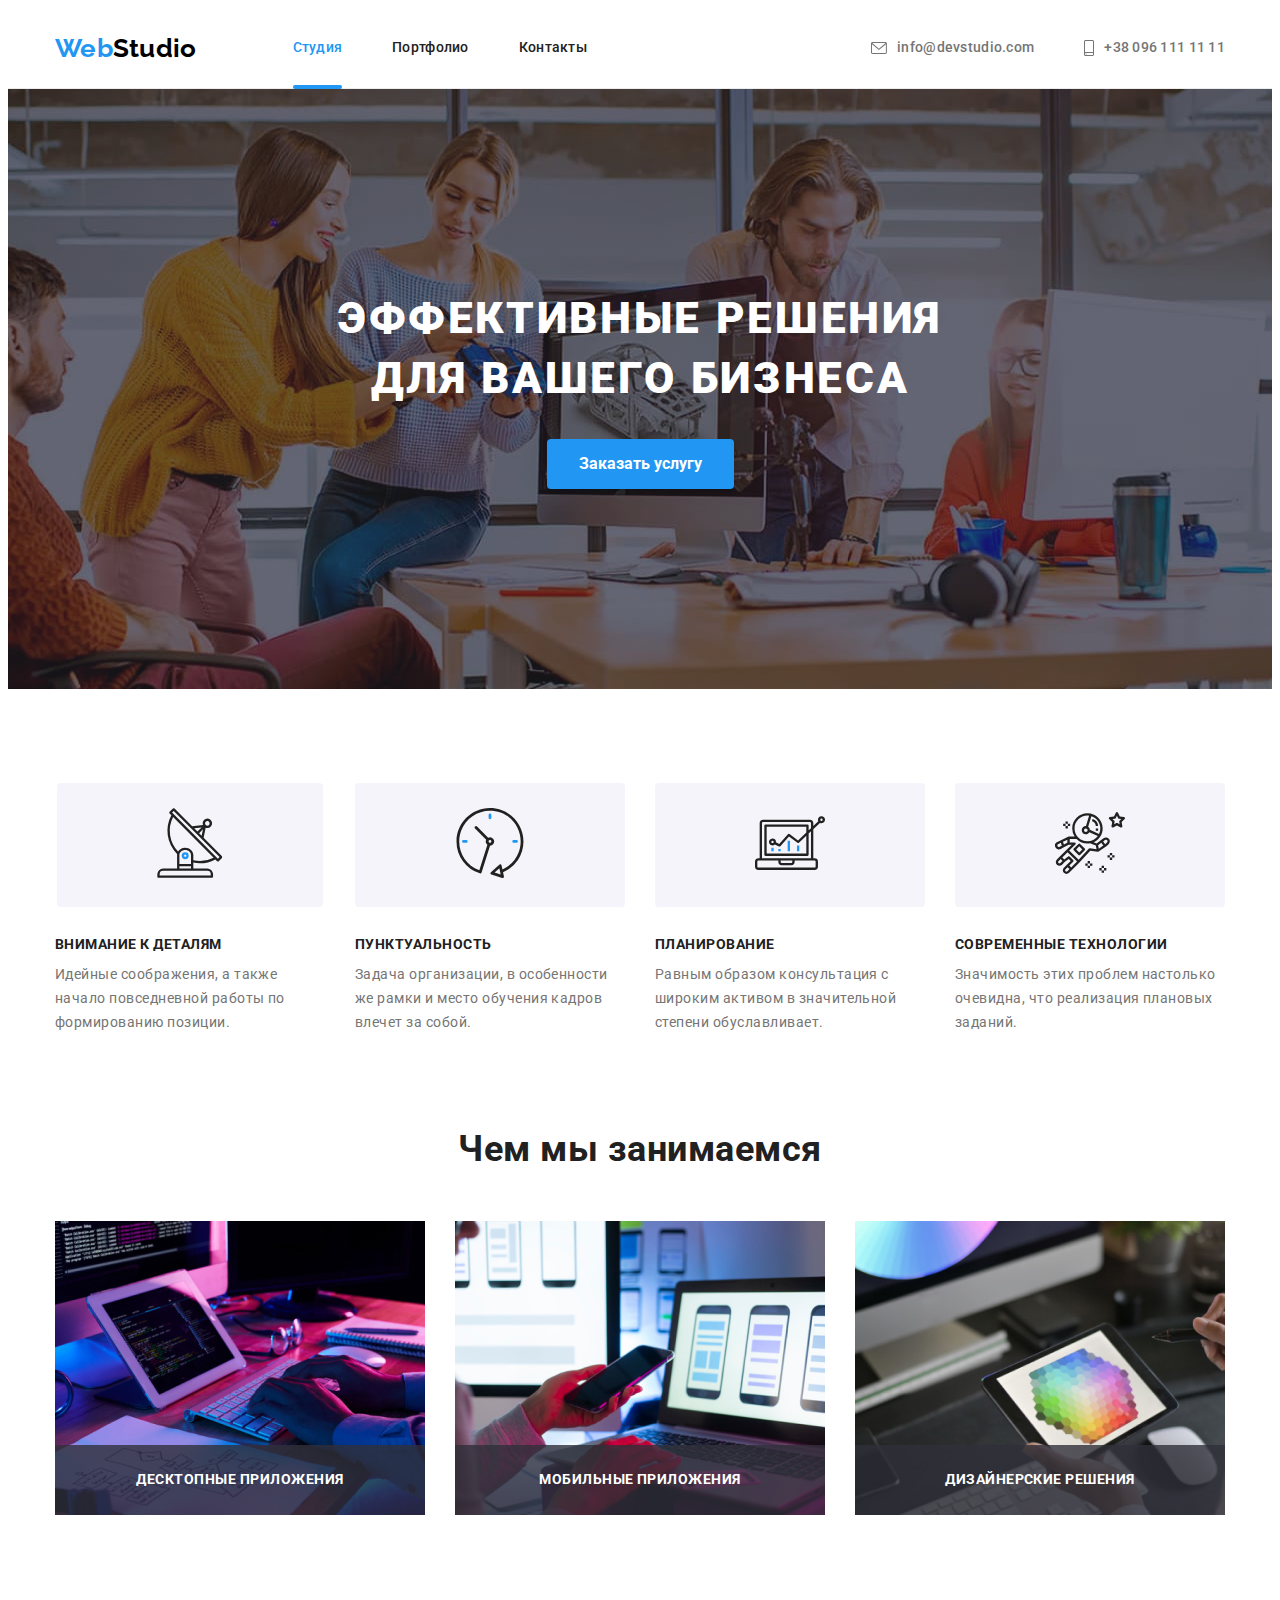
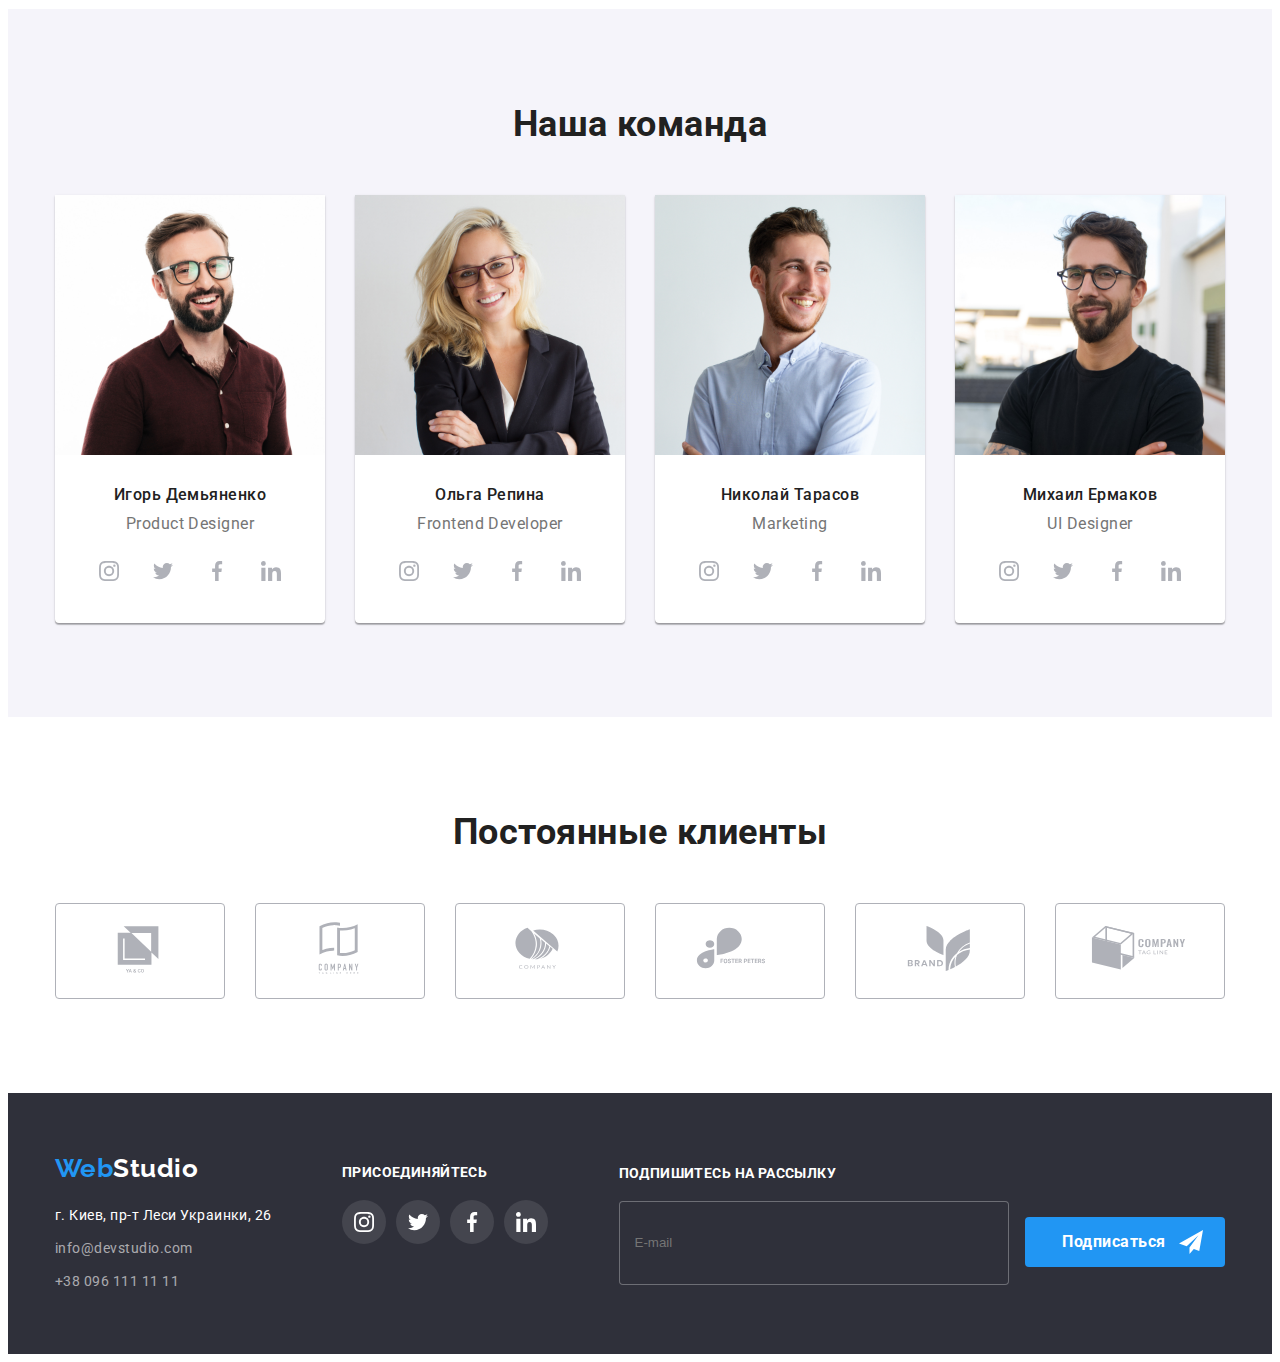
<file: index.html>
<!DOCTYPE html>
<html lang="ru">
<head>
    <meta charset="UTF-8">
    <meta http-equiv="X-UA-Compatible" content="IE=edge">
    <meta name="viewport" content="width=device-width, initial-scale=1.0">
    <link rel="preconnect" href="https://fonts.googleapis.com">
    <link rel="preconnect" href="https://fonts.gstatic.com" crossorigin>
    <link
        href="https://fonts.googleapis.com/css2?family=Raleway:wght@700&family=Roboto:wght@400;500;700;900&display=swap"
        rel="stylesheet">
    <link rel="stylesheet" href="https://cdnjs.cloudflare.com/ajax/libs/modern-normalize/1.1.0/modern-normalize.min.css"
        integrity="sha512-wpPYUAdjBVSE4KJnH1VR1HeZfpl1ub8YT/NKx4PuQ5NmX2tKuGu6U/JRp5y+Y8XG2tV+wKQpNHVUX03MfMFn9Q=="
        crossorigin="anonymous" referrerpolicy="no-referrer" />
    <!--<link rel="stylesheet" href="./styles.css/styles.css">-->
    <link rel="stylesheet" href="./css/main.min.css">
    <title>Главная</title>
</head>

<!--ВЕРХНЯЯ ЛИНИЯ-->
<body class="body">
<header class="header">
    <div class="container">
        <nav class="nav">
            <a class="logo logo--header" href="./index.html">
                <span class="logo__top-left">Web</span>
                <span class="logo__top-right">Studio</span>
            </a>
            <ul class="list-navi list">
                <li class="list-navi__item">
                    <a class="list-navi__data link list-navi__data--current" href="./index.html">Студия</a>
                </li>
                <li class="list-navi__item">
                    <a class="list-navi__data link" href="./portfolio.html">Портфолио</a>
                </li>
                <li class="list-navi__item">
                    <a class="list-navi__data link" href="#">Контакты</a>
                </li>
            </ul>
        </nav>
        <ul class="list contacts__list">
            <li class="contacts__item">
                <a class="contacts__link" href="mailto:info@devstudio.com">
                    <svg class="contacts__icon" width="16px" height="12px">
                    <use href="./image/icons.svg#icon-envelope"></use>
                </svg>
                    info@devstudio.com
                </a>
            </li>
            <li class="contacts__item">
                <a class="contacts__link" href="tel:+380961111111"> 
                    <svg class="contacts__icon" width="10px" height="16px">
                        <use href="./image/icons.svg#icon-smartphone"></use>
                    </svg>+38 096 111 11 11</a>
            </li>
        </ul>
    </div>
</header>
<!--ОСНОВНОЙ БЛОК-->
    <main class="main">
        <!--БЛОК-ГЕРОЙ-->
            <section class="section hero">
                <div class="container">
                    <h1 class="hero__title">Эффективные решения <br /> для вашего бизнеса</h1>
                    <button class="hero-btn" type="button" data-modal-open>Заказать услугу</button>
                </div>
            </section>
        <!--БЛОК С ТЕКСТОМ-->
            <section class="section">
                <div class="container features">
                    <h2 class="visually-hidden">Наши сильные стороны</h2>
                    <ul class="list features__list">
                        <li class="features__item">
                            <div class="features__icon">
                                <svg class="features__image" width="65.32px" height="70px">
                                    <use href="./image/icons.svg#icon-satellite">
                                    </use>
                                </svg>
                            </div>
                            <h3 class="features__subtitle">Внимание к деталям</h3>
                            <p class="features__text">Идейные соображения, а также начало повседневной работы по формированию позиции.</p>
                        </li>
                        <li class="features__item">
                            <div class="features__icon">
                                <svg class="features__image" width="70px" height="70px">
                                    <use href="./image/icons.svg#icon-clock">
                                    </use>
                                </svg>
                            </div>
                            <h3 class="features__subtitle">Пунктуальность</h3>
                             <p class="features__text">Задача организации, в особенности же рамки и место обучения кадров влечет за собой.</p>
                        </li>
                        <li class="features__item">
                            <div class="features__icon">
                                <svg class="features__image" width="70px" height="70px">
                                    <use href="./image/icons.svg#icon-diagram">
                                    </use>
                                </svg>
                            </div>
                            <h3 class="features__subtitle">Планирование</h3>
                            <p class="features__text">Равным образом консультация с широким активом в значительной степени обуславливает.</p>
                        </li>
                        <li class="features__item">
                            <div class="features__icon">
                                <svg class="features__image" width="70px" height="70px">
                                    <use href="./image/icons.svg#icon-astronaut">
                                    </use>
                                </svg>
                            </div>
                            <h3 class="features__subtitle">Современные технологии</h3>
                            <p class="features__text">Значимость этих проблем настолько очевидна, что реализация плановых заданий.</p>
                        </li>
                    </ul>
                </div>
            </section>
            <!--Блок Чем мы занимаемся + Картинки-->
            <section class="companygoals section">
                <div class="container pictures">
                    <h2 class="title">Чем мы занимаемся</h2>
                        <ul class="pictures__list list">
                            <li class="pictures__boxes">
                                <img class="pictures__image img" src="./image/box1.jpeg" alt="box1" width="370" height="294">
                                 <h3 class="pictures__names">
                                    Десктопные приложения
                                 </h3>
                            </li>
                            <li class="pictures__boxes">
                                <img  class=" pictures__image img" src="./image/box2.jpeg" alt="box2" width="370" height="294">
                                <h3 class="pictures__names">
                                    Мобильные приложения
                                </h3>
                            </li>
                            <li class="pictures__boxes">
                                <img class="ictures-list__image img" src="./image/box3.jpeg" alt="box3" width="370" height="294">
                                <h3 class="pictures__names">
                                    Дизайнерские решения
                                </h3>
                            </li>
                        </ul>
                </div>
            </section>
            <!--Наша команда-->
            <section class="section our-team">
                <div class="container">
                    <h2 class="title">Наша команда</h2>
                    <ul class="team list">
                        <li class="team__member">
                            <img src="./image/block2img1.jpeg" alt="block2img1" width="270" height="260">
                            <div class="team__info">
                                <h3 class="team__name ">Игорь Демьяненко</h3>
                                <p class="team__proffesion" lang="en">Product Designer</p>
                                <ul class="socials">
                                    <li class="socials__logos">
                                        <a class="socials__link" href="">
                                            <svg class="socials__icon" width="20px" height="20px">
                                                <use href="./image/icons.svg#icon-instagram">
                                                </use>
                                            </svg>
                                        </a>
                                    </li>
                                    <li class="socials__logos">
                                        <a class="socials__link" href="">
                                            <svg class="socials__icon" width="20px" height="20px">
                                                <use href="./image/icons.svg#icon-twitter">
                                                </use>
                                            </svg>
                                        </a>
                                    </li>
                                    <li class="socials__logos">
                                        <a class="socials__link" href="">
                                            <svg class="socials__icon" width="20px" height="20px">
                                                <use href="./image/icons.svg#icon-facebook">
                                                </use>
                                            </svg>
                                        </a>
                                    </li>
                                    <li class="socials__logos">
                                        <a class="socials__link" href="">
                                            <svg class="socials__icon" width="20px" height="20px">
                                                <use href="./image/icons.svg#icon-linkedin">
                                                </use>
                                            </svg>
                                        </a>
                                    </li>
                                </ul>
                            </div>
                        </li>
                        <li class="team__member">
                            <img src="./image/block2img2.jpeg" alt="block2img2" width="270" height="260">
                            <div class="team__info">
                                <h3 class="team__name ">Ольга Репина</h3>
                                <p class="team__proffesion" lang="en">Frontend Developer</p>
                                <ul class="socials">
                                    <li class="socials__logos">
                                        <a class="socials__link" href="">
                                            <svg class="socials__icon" width="20px" height="20px">
                                                <use href="./image/icons.svg#icon-instagram">
                                                </use>
                                            </svg>
                                        </a>
                                    </li>
                                    <li class="socials__logos">
                                        <a class="socials__link" href="">
                                            <svg class="socials__icon" width="20px" height="20px">
                                                <use href="./image/icons.svg#icon-twitter">
                                                </use>
                                            </svg>
                                        </a>
                                    </li>
                                    <li class="socials__logos">
                                        <a class="socials__link" href="">
                                            <svg class="socials__icon" width="20px" height="20px">
                                                <use href="./image/icons.svg#icon-facebook">
                                                </use>
                                            </svg>
                                        </a>
                                    </li>
                                    <li class="socials__logos">
                                        <a class="socials__link" href="">
                                            <svg class="socials__icon" width="20px" height="20px">
                                                <use href="./image/icons.svg#icon-linkedin">
                                                </use>
                                            </svg>
                                        </a>
                                    </li>
                                </ul>
                            </div>
                        </li>
                        <li class="team__member">
                            <img src="./image/block2img3.jpeg" alt="block2img3" width="270" height="260">
                            <div class="team__info">
                                <h3 class="team__name">Николай Тарасов</h3>
                                <p class="team__proffesion" lang="en">Marketing</p>
                                <ul class="socials">
                                    <li class="socials__logos">
                                        <a class="socials__link" href="">
                                            <svg class="socials__icon" width="20px" height="20px">
                                                <use href="./image/icons.svg#icon-instagram">
                                                </use>
                                            </svg>
                                        </a>
                                    </li>
                                    <li class="socials__logos">
                                        <a class="socials__link" href="">
                                            <svg class="socials__icon" width="20px" height="20px">
                                                <use href="./image/icons.svg#icon-twitter">
                                                </use>
                                            </svg>
                                        </a>
                                    </li>
                                    <li class="socials__logos">
                                        <a class="socials__link" href="">
                                            <svg class="socials__icon" width="20px" height="20px">
                                                <use href="./image/icons.svg#icon-facebook">
                                                </use>
                                            </svg>
                                        </a>
                                    </li>
                                    <li class="socials__logos">
                                        <a class="socials__link" href="">
                                            <svg class="socials__icon" width="20px" height="20px">
                                                <use href="./image/icons.svg#icon-linkedin">
                                                </use>
                                            </svg>
                                        </a>
                                    </li>
                                </ul>
                            </div>
                        </li>
                        <li class="team__member">
                            <img src="./image/block2img4.jpeg" alt="block2img4" width="270" height="260">
                            <div class="team__info">
                                <h3 class="team__name ">Михаил Ермаков</h3>
                                <p class="team__proffesion" lang="en">UI Designer</p>
                                <ul class="socials">
                                    <li class="socials__logos">
                                        <a class="socials__link" href="">
                                            <svg class="socials__icon" width="20px" height="20px">
                                                <use href="./image/icons.svg#icon-instagram">
                                                </use>
                                            </svg>
                                        </a>
                                    </li>
                                    <li class="socials__logos">
                                        <a class="socials__link" href="">
                                            <svg class="socials__icon" width="20px" height="20px">
                                                <use href="./image/icons.svg#icon-twitter">
                                                </use>
                                            </svg>
                                        </a>
                                    </li>
                                    <li class="socials__logos">
                                        <a class="socials__link" href="">
                                            <svg class="socials__icon" width="20px" height="20px">
                                                <use href="./image/icons.svg#icon-facebook">
                                                </use>
                                            </svg>
                                        </a>
                                    </li>
                                    <li class="socials__logos">
                                        <a class="socials__link" href="">
                                            <svg class="socials__icon" width="20px" height="20px">
                                                <use href="./image/icons.svg#icon-linkedin">
                                                </use>
                                            </svg>
                                        </a>
                                    </li>
                                </ul>
                            </div>
                        </li>
                    </ul>
                </div>
            </section>
            <!--ЛОГО-НАШИ КЛИЕНТЫ-->
            <section class="section our-clients">
                <div class="container">
                    <h2 class="title">Постоянные клиенты</h2>
                    <ul class="clients">
                        <li class="clients__logo">
                            <a class="clients__link" href="">
                                <svg class="clients__logo--item" width="106px" height="60px">
                                    <use href="./image/icons.svg#icon-client1"></use>
                                </svg>
                            </a>
                        </li>
                        <li class="clients__logo">
                            <a class="clients__link" href="">
                                <svg class="clients__logo--item" width="106px" height="60px">
                                    <use href="./image/icons.svg#icon-client2"></use>
                                </svg>
                            </a>
                        </li>
                        <li class="clients__logo">
                            <a class="clients__link" href="">
                                <svg class="clients__logo--item" width="106px" height="60px">
                                    <use href="./image/icons.svg#icon-client3"></use>
                                </svg>
                            </a>
                        </li>
                        <li class="clients__logo">
                            <a class="clients__link" href="">
                                <svg class="clients__logo--item" width="106px" height="60px">
                                    <use href="./image/icons.svg#icon-client4"></use>
                                </svg>
                            </a>
                        </li>
                        <li class="clients__logo">
                            <a class="clients__link" href="">
                                <svg class="clients__logo--item" width="106px" height="60px">
                                    <use href="./image/icons.svg#icon-client5"></use>
                                </svg>
                            </a>
                        </li>
                        <li class="clients__logo">
                            <a class="clients__link" href="">
                                <svg class="clients__logo--item" width="106px" height="60px">
                                    <use href="./image/icons.svg#icon-client6"></use>
                                </svg>
                            </a>
                        </li>
                </div>

            </section>
    </main>
    <!--ПОДВАЛ-->
    <footer class="footer">
        <div class="footer-container container">
            <div class="footer-logo">
                <a class="link footerlogo" href="./index.html"> <span class="footerlogo--left">Web</span><span
                        class="footerlogo--right">Studio</span></a>
                <address class="address">
                        <p class="address__name">г. Киев, пр-т Леси Украинки, 26</p>
                        <ul class="footer__contatcs list">
                            <li class="footer__contatcs--data">
                                <a class="footer__contatcs--details" href="mailto:info@devstudio.com">info@devstudio.com</a>
                            </li>
                            <li class="footer__contatcs--data">
                                <a class="footer__contatcs--details" href="tel:+380961111111">+38 096 111 11 11</a>
                            </li>
                        </ul>
                </address>
            </div>
            <div class="footer-icons">
                <p class="footer-phrase">присоединяйтесь</p>
                <ul class="footer-socials list">
                    <li class="footer-socials__logo">
                        <a class="footer-socials__link" href="">
                            <svg class="footer-socials__icon" width="20px" height="20px">
                                <use href="./image/icons.svg#icon-instagram"></use>
                            </svg>
                        </a>
                    </li>
                    <li class="footer-socials__logo">
                        <a class="footer-socials__link" href="">
                            <svg class="footer-socials__icon" width="20px" height="20px">
                                <use href="./image/icons.svg#icon-twitter"></use>
                            </svg>
                        </a>
                    </li>
                    <li class="footer-socials__logo">
                        <a class="footer-socials__link" href="">
                            <svg class="footer-socials__icon" width="20px" height="20px">
                                <use href="./image/icons.svg#icon-facebook"></use>
                            </svg>
                        </a>
                    </li>
                    <li class="footer-socials__logo">
                        <a class="footer-socials__link" href="">
                            <svg class="footer-socials__icon" width="20px" height="20px">
                                <use href="./image/icons.svg#icon-linkedin"></use>
                            </svg>
                        </a>
                    </li>
                </ul>
            </div>
            <div class="subscribe">
                <p class="subsribe__slogan">Подпишитесь на рассылку</p>
                <form class="subscibe__form">
                    <label for="email"></label>
                    <input class="footer-email-subscribe" type="email" name="email" id="email" autocomplete="off" placeholder="E-mail">
                    <button type="submit" class="sbmt-button">
                        <svg class="subscire-logo" width="24" height="24">
                            <use href="./image/icons.svg#icon-icon-send"></use>
                        </svg>Подписаться</button>
                </form>
            </div>
        </div>
        <div class="backdrop is-hidden" data-modal>
            <div class="modal">
                <button class="modal-close-button" type="button" data-modal-close>
                    <svg class="modal-close-icon" width="11px" height="11px">
                        <use href="./image/icons.svg#icon-icon-close"></use>
                    </svg>
                </button>
                <p class="modal-slogan">Оставьте свои данные, мы вам перезвоним</p>
                <form class="modal-form">
                    <div class="label-field">
                        <label class="modal-label" for="name">Имя</label>
                        <input class="input" type="text" name="name" id="name" placeholder=" " autocomplete="off">
                        <svg class="modal-icon" width="18" height="18">
                            <use href="./image/icons.svg#icon-person"></use>
                        </svg>
                    </div>
                    <div class="label-field">
                        <label class="modal-label" for="tel">Телефон</label>
                        <input class="input" type="tel" name="tel" id="tel" autocomplete="off" placeholder=" ">
                        <svg class="modal-icon" width="18" height="18">
                            <use href="./image/icons.svg#icon-phone"></use>
                        </svg>
                    </div>
                    <div class="label-field">
                        <label class="modal-label" for="e-mail">Почта</label>
                        <input class="input" type="email" name="email" id="e-mail" autocomplete="off" placeholder=" ">
                        <svg class="modal-icon" width="18" height="18">
                            <use href="./image/icons.svg#icon-email"></use>
                        </svg>
                    </div>
                    <div class="label-field">
                        <label class="modal-label" for="modal-comment">Комментарий</label>
                        <textarea class="textarea" name="modal-comment" id="modal-comment" cols="30" rows="10"
                            placeholder="Введите текст"></textarea>
                    </div>
                </form>
                <form class="checkbox-form">
                    <div class="checkbox-modal">
                        <label class="checkbox-label">
                            <input class="checkbox" type="checkbox" name="policy" value="agreed">
                            <span class="checkbox-icon"></span>
                            Соглашаюсь с рассылкой и принимаю 
                            <a class="policy-link" href="./index.html">Условия договора</a>
                        </label>
                    </div>
                </form>
                    <button class="modal-btn" type="submit">Отправить</button>
            </div>
        </div>
    </footer>
    <script src="./js/modal.js"></script>
</body>
</html>
</file>
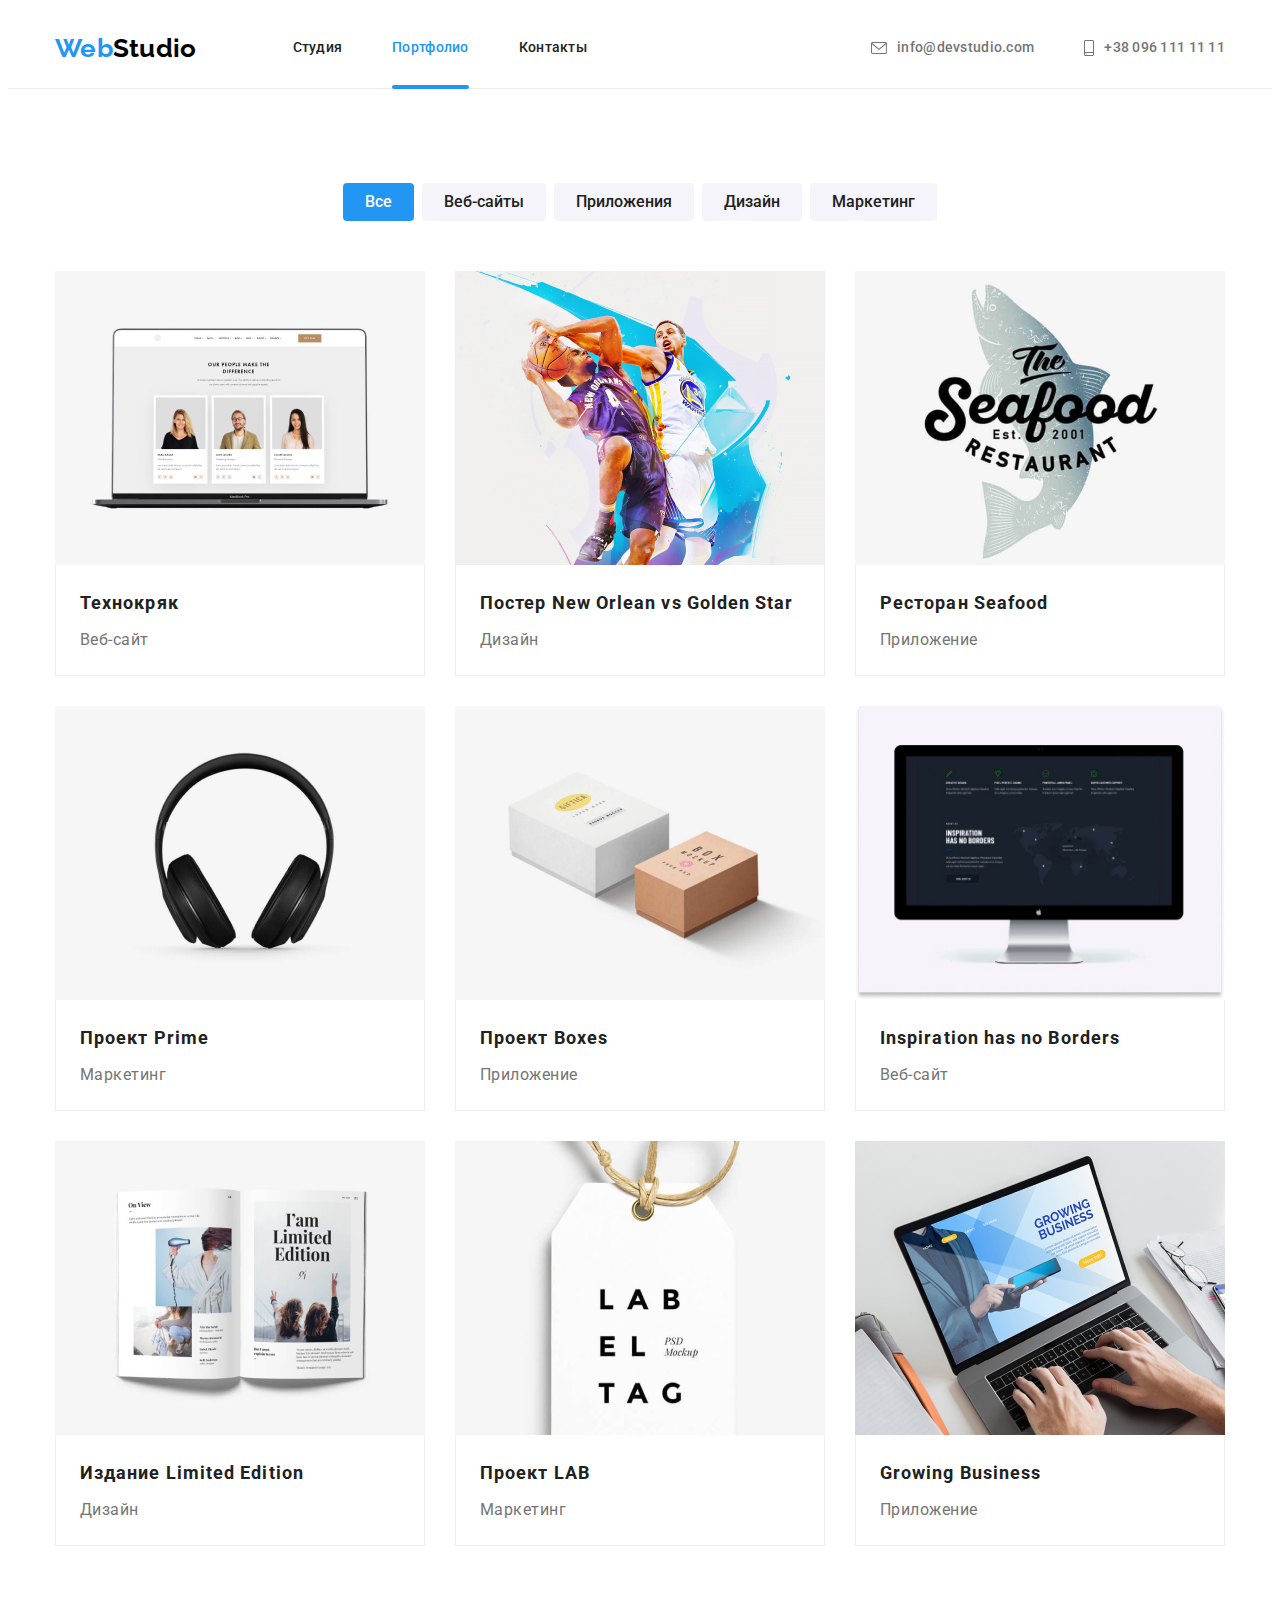
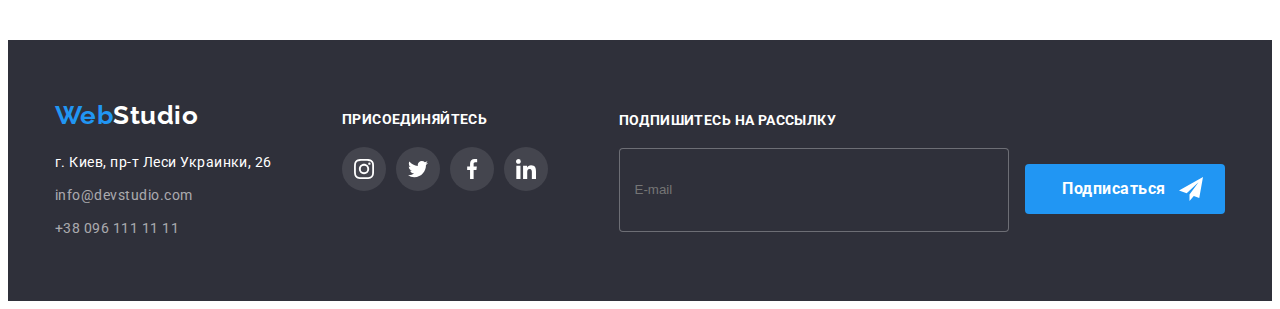
<file: portfolio.html>
<!DOCTYPE html>
<html lang="ru">
    <meta charset="UTF-8">
    <meta http-equiv="X-UA-Compatible" content="IE=edge">
    <meta name="viewport" content="width=device-width, initial-scale=1.0">
    <link rel="preconnect" href="https://fonts.googleapis.com">
    <link rel="preconnect" href="https://fonts.gstatic.com" crossorigin>
    <link href="https://fonts.googleapis.com/css2?family=Raleway:wght@700&family=Roboto:wght@400;500;700;900&display=swap"
        rel="stylesheet">
    <link rel="stylesheet" href="https://cdnjs.cloudflare.com/ajax/libs/modern-normalize/1.1.0/modern-normalize.min.css"
        integrity="sha512-wpPYUAdjBVSE4KJnH1VR1HeZfpl1ub8YT/NKx4PuQ5NmX2tKuGu6U/JRp5y+Y8XG2tV+wKQpNHVUX03MfMFn9Q=="
        crossorigin="anonymous" referrerpolicy="no-referrer" />
    <!--<link rel="stylesheet" href="./styles.css/styles.css"> -->
    <link rel="stylesheet" href="./css/main.min.css">
    <title>Портфолио</title>
</head>
<!--ВЕРХНЯЯ ЛИНИЯ-->
<body class="body">
<header class="header">
    <div class="container">
        <nav class="nav">
            <a class="logo logo--header" href="./index.html">
                <span class="logo__top-left">Web</span>
                <span class="logo__top-right">Studio</span>
            </a>
            <ul class="list-navi list">
                <li class="list-navi__item">
                    <a class="list-navi__data link" href="./index.html">Студия</a>
                </li>
                <li class="list-navi__item">
                    <a class="list-navi__data link list-navi__data--current" href="./portfolio.html">Портфолио</a>
                </li>
                <li class="list-navi__item">
                    <a class="list-navi__data link" href="#">Контакты</a>
                </li>
            </ul>
        </nav>
        <ul class="list contacts__list">
            <li class="contacts__item">
                <a class="contacts__link" href="mailto:info@devstudio.com">
                    <svg class="contacts__icon" width="16px" height="12px">
                        <use href="./image/icons.svg#icon-envelope"></use>
                    </svg>
                    info@devstudio.com
                </a>
            </li>
            <li class="contacts__item">
                <a class="contacts__link" href="tel:+380961111111">
                    <svg class="contacts__icon" width="10px" height="16px">
                        <use href="./image/icons.svg#icon-smartphone"></use>
                    </svg>+38 096 111 11 11</a>
            </li>
        </ul>
    </div>
</header>
    <!--ОСНОВНОЙ БЛОК-->
    <main class="main">
        <section class="section">
            <div class="container">
                <h1 class="visually-hidden">Портфолио</h1>
                <ul class="list buttonslist">
                    <li class="buttonslist__btn">
                        <button class="button button--active" type="button">Все</button>
                    </li>
                    <li class="buttonslist__btn">
                        <button class="button" type="button">Веб-сайты</button>
                    </li>
                    <li class="buttonslist__btn">
                        <button class="button" type="button">Приложения</button>
                    </li>
                    <li class="buttonslist__btn">
                        <button class="button" type="button">Дизайн</button>
                    </li>
                    <li class="buttonslist__btn">
                        <button class="button" type="button">Маркетинг</button>
                    </li>
                </ul>
                <ul class="list portfolio">
                    <li class="portfolio__item">
                        <a class="portfolio__link link" href="./portfolio.html">
                            <div class="portfolio__thumb">
                                <img class="portfolio__image" src="./image/portfolio_images/project1.jpeg" alt="project1" width="370" height="294">
                                <p class="portfolio__overlay">Ресурс предлагает комплексные предложения с разным уровнем функционала и сервисов. Все это позволит посетителю получить
                                исчерпывающие сведения о компании или частном лице.</p>
                            </div>
                            <div class="project">
                                <h2 class="project__name">Технокряк</h2>
                                <p class="project__type">Веб-сайт</p>
                            </div>
                        </a>
                    </li>
                    <li class="portfolio__item">
                        <a class="portfolio__link link" href="./portfolio.html">
                            <div class="portfolio__thumb">
                                <img class="portfolio__image" src="./image/portfolio_images/project2.jpeg" alt="project2" width="370" height="294">
                                <p class="portfolio__overlay">Ресурс предлагает комплексные предложения с разным уровнем функционала и сервисов. Все
                                    это позволит посетителю получить
                                    исчерпывающие сведения о компании или частном лице.</p>
                            </div>
                            <div class="project">
                            <h2 class="project__name">Постер New Orlean vs Golden Star</h2>
                            <p class="project__type">Дизайн</p>
                        </div>
                        </a>
                    </li>
                    <li class="portfolio__item">
                        <a class="portfolio__link link" href="./portfolio.html">
                            <div class="portfolio__thumb">
                                <img class="portfolio__image" src="./image/portfolio_images/project3.jpeg" alt="project3" width="370" height="294">
                                <p class="portfolio__overlay">Ресурс предлагает комплексные предложения с разным уровнем функционала и сервисов. Все
                                    это позволит посетителю получить
                                    исчерпывающие сведения о компании или частном лице.</p>
                            </div>
                            <div class="project">
                                <h2 class="project__name">Ресторан Seafood</h2>
                                <p class="project__type">Приложение</p>
                            </div>
                        </a>
                    </li>
                    <li class="portfolio__item">
                        <a class="portfolio__link link" href="./portfolio.html">
                            <div class="portfolio__thumb">
                                <img class="portfolio__image" src="./image/portfolio_images/project4.jpeg" alt="project4" width="370" height="294">
                                <p class="portfolio__overlay">Ресурс предлагает комплексные предложения с разным уровнем функционала и сервисов. Все
                                    это позволит посетителю получить
                                    исчерпывающие сведения о компании или частном лице.</p>
                            </div>
                            <div class="project">
                                <h2 class="project__name">Проект Prime</h2>
                                <p class="project__type">Маркетинг</p>
                            </div>
                        </a>
                    </li>
                    <li class="portfolio__item">
                        <a class="portfolio__link link" href="./portfolio.html">
                            <div class="portfolio__thumb">
                                <img class="portfolio__image" src="./image/portfolio_images/project5.jpeg" alt="project5" width="370" height="294">
                                <p class="portfolio__overlay">Ресурс предлагает комплексные предложения с разным уровнем функционала и сервисов. Все
                                    это позволит посетителю получить
                                    исчерпывающие сведения о компании или частном лице.</p>
                            </div>
                            <div class="project">
                                <h2 class="project__name">Проект Boxes</h2>
                                <p class="project__type">Приложение</p>
                            </div>
                        </a>
                    </li>
                    <li class="portfolio__item">
                        <a class="portfolio__link link" href="./portfolio.html">
                            <div class="portfolio__thumb">
                                <img class="portfolio__image" src="./image/portfolio_images/project6.jpeg" alt="project6" width="370" height="294">
                                <p class="portfolio__overlay">Ресурс предлагает комплексные предложения с разным уровнем функционала и сервисов. Все
                                    это позволит посетителю получить
                                    исчерпывающие сведения о компании или частном лице.</p>
                            </div>
                            <div class="project">
                                <h2 class="project__name">Inspiration has no Borders</h2>
                                <p class="project__type">Веб-сайт</p>
                            </div>
                        </a>
                    </li>
                    <li class="portfolio__item">
                        <a class="portfolio__link link" href="./portfolio.html">
                            <div class="portfolio__thumb">
                                <img class="portfolio__image" src="./image/portfolio_images/project7.jpeg" alt="project7" width="370" height="294">
                                <p class="portfolio__overlay">Ресурс предлагает комплексные предложения с разным уровнем функционала и сервисов. Все
                                    это позволит посетителю получить
                                    исчерпывающие сведения о компании или частном лице.</p>
                            </div>
                            <div class="project">
                                <h2 class="project__name">Издание Limited Edition</h2>
                                <p class="project__type">Дизайн</p>
                            </div>
                        </a>
                    </li>
                    <li class="portfolio__item">
                        <a class="portfolio__link link" href="./portfolio.html">
                            <div class="portfolio__thumb">
                                <img class="portfolio__image" src="./image/portfolio_images/project8.jpeg" alt="project8" width="370" height="294">
                                <p class="portfolio__overlay">Ресурс предлагает комплексные предложения с разным уровнем функционала и сервисов. Все
                                    это позволит посетителю получить
                                    исчерпывающие сведения о компании или частном лице.</p>
                            </div>
                            <div class="project">
                                <h2 class="project__name">Проект LAB</h2>
                                <p class="project__type">Маркетинг</p>
                            </div>
                        </a>
                    </li>
                    <li class="portfolio__item">
                        <a class="portfolio__link link" href="./portfolio.html">
                            <div class="portfolio__thumb">
                                <img class="portfolio__image" src="./image/portfolio_images/project9.jpeg" alt="project9" width="370" height="294">
                                <p class="portfolio__overlay">Ресурс предлагает комплексные предложения с разным уровнем функционала и сервисов. Все
                                    это позволит посетителю получить
                                    исчерпывающие сведения о компании или частном лице.</p>
                            </div>
                            <div class="project">
                                <h2 class="project__name">Growing Business</h2>
                                <p class="project__type">Приложение</p>
                            </div>
                        </a>
                    </li>
                </ul>
            </div>
        </section>
    </main>
    <!--ПОДВАЛ-->
<footer class="footer">
<div class="footer-container container">
    <div class="footer-logo">
        <a class="link footerlogo" href="./index.html"> <span class="footerlogo--left">Web</span><span
                class="footerlogo--right">Studio</span></a>
        <address class="address">
            <p class="address__name">г. Киев, пр-т Леси Украинки, 26</p>
            <ul class="footer__contatcs list">
                <li class="footer__contatcs--data">
                    <a class="footer__contatcs--details" href="mailto:info@devstudio.com">info@devstudio.com</a>
                </li>
                <li class="footer__contatcs--data">
                    <a class="footer__contatcs--details" href="tel:+380961111111">+38 096 111 11 11</a>
                </li>
            </ul>
        </address>
    </div>
    <div class="footer-icons">
        <p class="footer-phrase">присоединяйтесь</p>
        <ul class="footer-socials list">
            <li class="footer-socials__logo">
                <a class="footer-socials__link" href="">
                    <svg class="footer-socials__icon" width="20px" height="20px">
                        <use href="./image/icons.svg#icon-instagram"></use>
                    </svg>
                </a>
            </li>
            <li class="footer-socials__logo">
                <a class="footer-socials__link" href="">
                    <svg class="footer-socials__icon" width="20px" height="20px">
                        <use href="./image/icons.svg#icon-twitter"></use>
                    </svg>
                </a>
            </li>
            <li class="footer-socials__logo">
                <a class="footer-socials__link" href="">
                    <svg class="footer-socials__icon" width="20px" height="20px">
                        <use href="./image/icons.svg#icon-facebook"></use>
                    </svg>
                </a>
            </li>
            <li class="footer-socials__logo">
                <a class="footer-socials__link" href="">
                    <svg class="footer-socials__icon" width="20px" height="20px">
                        <use href="./image/icons.svg#icon-linkedin"></use>
                    </svg>
                </a>
            </li>
        </ul>
    </div>
    <div class="subscribe">
        <p class="subsribe__slogan">Подпишитесь на рассылку</p>
        <form class="subscibe__form">
            <label for="email"></label>
            <input class="footer-email-subscribe" type="email" name="email" id="email" autocomplete="off"
                placeholder="E-mail">
            <button type="submit" class="sbmt-button">
                <svg class="subscire-logo" width="24" height="24">
                    <use href="./image/icons.svg#icon-icon-send"></use>
                </svg>Подписаться</button>
        </form>
    </div>
</div>
</footer>
</body>

</html>
</file>
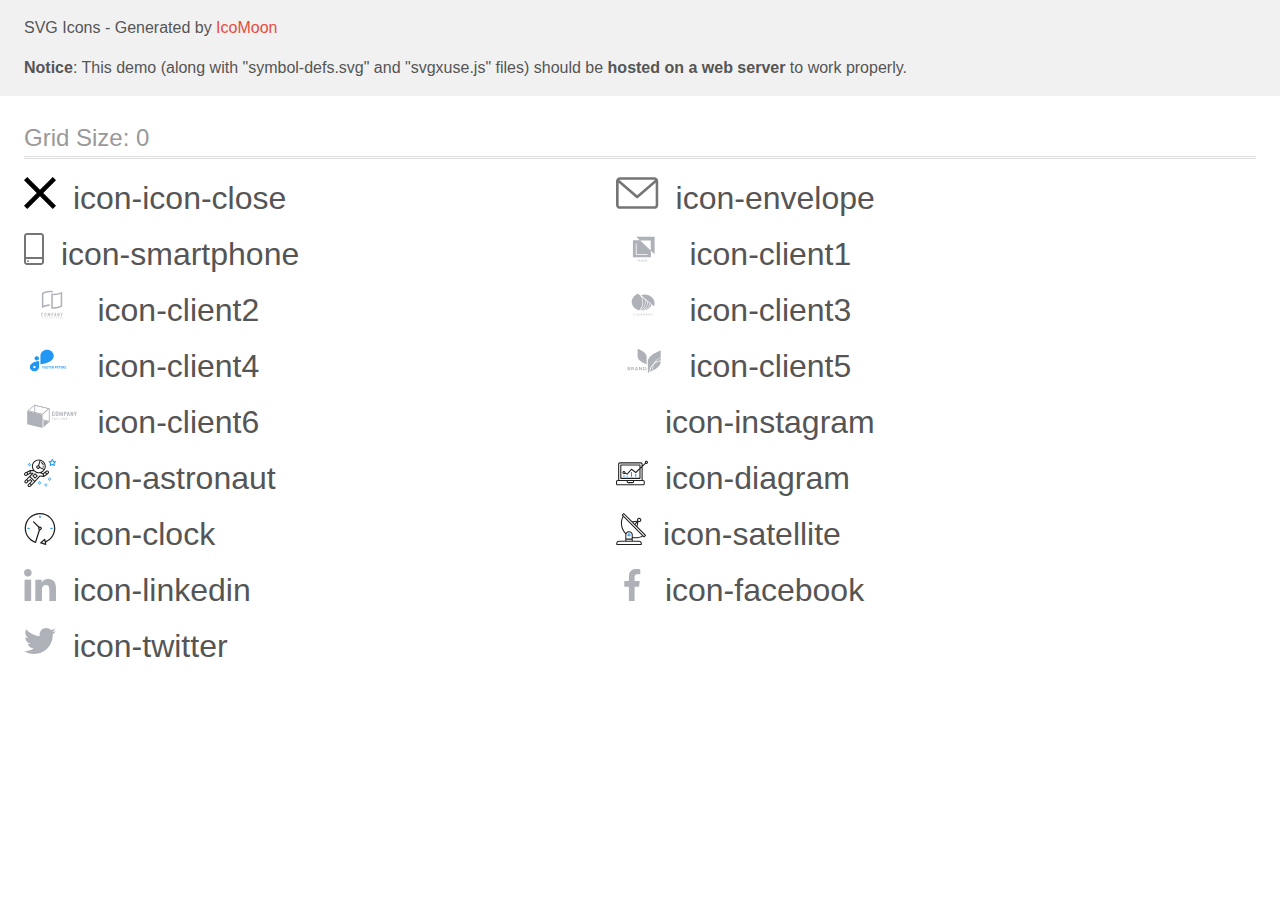
<file: image/icomoon (1)/demo-external-svg.html>
<!doctype html>
<html>
<head>
    <title>IcoMoon - SVG Icons</title>
    <meta charset="utf-8">
    <meta name="viewport" content="width=device-width, initial-scale=1">
    <link rel="stylesheet" href="demo-files/demo.css">
    <link rel="stylesheet" href="style.css">
</head>
<body>
<header class="bgc1 clearfix">
<div class="mhl">
    <p>SVG Icons - Generated by <a href="https://icomoon.io/app">IcoMoon</a></p><p><strong>Notice</strong>: This demo (along with "symbol-defs.svg" and "svgxuse.js" files) should be <b>hosted on a web server</b> to work properly.</p>
</div>
</header>
    <div class="clearfix mhl ptl">
        <h1 class="mvm mtn fgc1">Grid Size: 0</h1>
        <div class="glyph fs1">
            <div class="clearfix pbs">
                <svg class="icon icon-icon-close"><use xlink:href="symbol-defs.svg#icon-icon-close"></use></svg><span class="name"> icon-icon-close</span>
            </div>
        </div>
        <div class="glyph fs1">
            <div class="clearfix pbs">
                <svg class="icon icon-envelope"><use xlink:href="symbol-defs.svg#icon-envelope"></use></svg><span class="name"> icon-envelope</span>
            </div>
        </div>
        <div class="glyph fs1">
            <div class="clearfix pbs">
                <svg class="icon icon-smartphone"><use xlink:href="symbol-defs.svg#icon-smartphone"></use></svg><span class="name"> icon-smartphone</span>
            </div>
        </div>
        <div class="glyph fs1">
            <div class="clearfix pbs">
                <svg class="icon icon-client1"><use xlink:href="symbol-defs.svg#icon-client1"></use></svg><span class="name"> icon-client1</span>
            </div>
        </div>
        <div class="glyph fs1">
            <div class="clearfix pbs">
                <svg class="icon icon-client2"><use xlink:href="symbol-defs.svg#icon-client2"></use></svg><span class="name"> icon-client2</span>
            </div>
        </div>
        <div class="glyph fs1">
            <div class="clearfix pbs">
                <svg class="icon icon-client3"><use xlink:href="symbol-defs.svg#icon-client3"></use></svg><span class="name"> icon-client3</span>
            </div>
        </div>
        <div class="glyph fs1">
            <div class="clearfix pbs">
                <svg class="icon icon-client4"><use xlink:href="symbol-defs.svg#icon-client4"></use></svg><span class="name"> icon-client4</span>
            </div>
        </div>
        <div class="glyph fs1">
            <div class="clearfix pbs">
                <svg class="icon icon-client5"><use xlink:href="symbol-defs.svg#icon-client5"></use></svg><span class="name"> icon-client5</span>
            </div>
        </div>
        <div class="glyph fs1">
            <div class="clearfix pbs">
                <svg class="icon icon-client6"><use xlink:href="symbol-defs.svg#icon-client6"></use></svg><span class="name"> icon-client6</span>
            </div>
        </div>
        <div class="glyph fs1">
            <div class="clearfix pbs">
                <svg class="icon icon-instagram"><use xlink:href="symbol-defs.svg#icon-instagram"></use></svg><span class="name"> icon-instagram</span>
            </div>
        </div>
        <div class="glyph fs1">
            <div class="clearfix pbs">
                <svg class="icon icon-astronaut"><use xlink:href="symbol-defs.svg#icon-astronaut"></use></svg><span class="name"> icon-astronaut</span>
            </div>
        </div>
        <div class="glyph fs1">
            <div class="clearfix pbs">
                <svg class="icon icon-diagram"><use xlink:href="symbol-defs.svg#icon-diagram"></use></svg><span class="name"> icon-diagram</span>
            </div>
        </div>
        <div class="glyph fs1">
            <div class="clearfix pbs">
                <svg class="icon icon-clock"><use xlink:href="symbol-defs.svg#icon-clock"></use></svg><span class="name"> icon-clock</span>
            </div>
        </div>
        <div class="glyph fs1">
            <div class="clearfix pbs">
                <svg class="icon icon-satellite"><use xlink:href="symbol-defs.svg#icon-satellite"></use></svg><span class="name"> icon-satellite</span>
            </div>
        </div>
        <div class="glyph fs1">
            <div class="clearfix pbs">
                <svg class="icon icon-linkedin"><use xlink:href="symbol-defs.svg#icon-linkedin"></use></svg><span class="name"> icon-linkedin</span>
            </div>
        </div>
        <div class="glyph fs1">
            <div class="clearfix pbs">
                <svg class="icon icon-facebook"><use xlink:href="symbol-defs.svg#icon-facebook"></use></svg><span class="name"> icon-facebook</span>
            </div>
        </div>
        <div class="glyph fs1">
            <div class="clearfix pbs">
                <svg class="icon icon-twitter"><use xlink:href="symbol-defs.svg#icon-twitter"></use></svg><span class="name"> icon-twitter</span>
            </div>
        </div>
  </div>
<script defer src="svgxuse.js"></script>
</body>
</html>
</file>
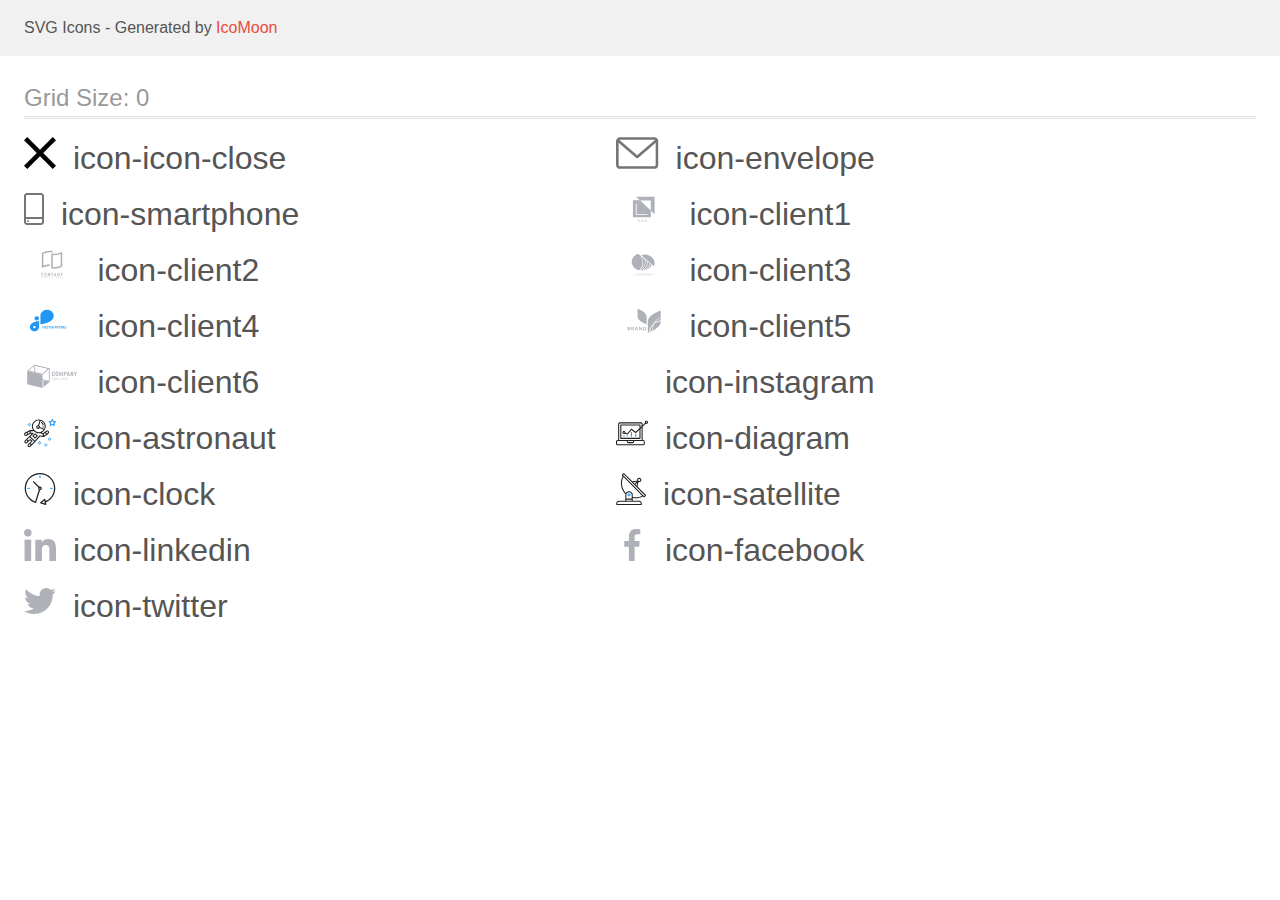
<file: image/icomoon (1)/demo.html>
<!doctype html>
<html>
<head>
    <title>IcoMoon - SVG Icons</title>
    <meta charset="utf-8">
    <meta name="viewport" content="width=device-width, initial-scale=1">
    <link rel="stylesheet" href="demo-files/demo.css">
    <link rel="stylesheet" href="style.css">
</head>
<body>
<svg aria-hidden="true" style="position: absolute; width: 0; height: 0; overflow: hidden;" version="1.1" xmlns="http://www.w3.org/2000/svg" xmlns:xlink="http://www.w3.org/1999/xlink">
<defs>
<symbol id="icon-icon-close" viewBox="0 0 32 32">
<path d="M32 3.223l-3.223-3.223-12.777 12.777-12.777-12.777-3.223 3.223 12.777 12.777-12.777 12.777 3.223 3.223 12.777-12.777 12.777 12.777 3.223-3.223-12.777-12.777 12.777-12.777z"></path>
</symbol>
<symbol id="icon-envelope" viewBox="0 0 43 32">
<path fill="#757575" style="fill: var(--color1, #757575)" d="M38.667 0h-34.667c-2.206 0-4 1.794-4 4v24c0 2.206 1.794 4 4 4h34.667c2.206 0 4-1.794 4-4v-24c0-2.206-1.794-4-4-4v0zM38.667 2.667c0.181 0 0.353 0.038 0.511 0.103l-17.844 15.466-17.844-15.466c0.158-0.066 0.33-0.103 0.511-0.103h34.667zM38.667 29.333h-34.667c-0.736 0-1.333-0.598-1.333-1.333v-22.413l17.793 15.421c0.251 0.217 0.563 0.326 0.874 0.326s0.622-0.108 0.874-0.326l17.793-15.421v22.413c0 0.736-0.598 1.333-1.333 1.333v0z"></path>
</symbol>
<symbol id="icon-smartphone" viewBox="0 0 20 32">
<path fill="#757575" style="fill: var(--color1, #757575)" d="M17 0h-14c-1.654 0-3 1.346-3 3v26c0 1.654 1.346 3 3 3h14c1.654 0 3-1.346 3-3v-26c0-1.654-1.346-3-3-3zM3 2h14c0.552 0 1 0.448 1 1v21h-16v-21c0-0.552 0.448-1 1-1zM17 30h-14c-0.552 0-1-0.448-1-1v-3h16v3c0 0.552-0.448 1-1 1z"></path>
<path fill="#757575" style="fill: var(--color1, #757575)" d="M4.707 27.478c0.391 0.365 0.391 0.956 0 1.321s-1.024 0.365-1.414 0c-0.391-0.365-0.391-0.956 0-1.321s1.024-0.365 1.414 0z"></path>
</symbol>
<symbol id="icon-client1" viewBox="0 0 57 32">
<path fill="#afb1b8" style="fill: var(--color2, #afb1b8)" d="M20.267 3.733l3.738 3.538-6.938-0.004v17.166h18.133v-6.564l3.733 3.534v-17.671h-18.667zM35.036 17.455l-10.597-10.032h10.597v10.032zM31.746 21.923h-11.81v-11.545h0.835v10.764h10.975v0.782zM22.725 26.72l-0.436 0.898-0.436-0.898h-0.366l0.637 1.198v0.698h0.331v-0.698l0.635-1.198h-0.365zM23.273 28.615l0.154-0.441h0.734l0.155 0.441h0.344l-0.717-1.896h-0.296l-0.716 1.896h0.342zM23.794 27.122l0.275 0.786h-0.549l0.275-0.786zM25.531 27.863c-0.048 0.073-0.072 0.153-0.072 0.241 0 0.16 0.056 0.29 0.168 0.389s0.263 0.148 0.451 0.148 0.349-0.051 0.484-0.152l0.107 0.126h0.367l-0.279-0.329c0.109-0.149 0.164-0.341 0.164-0.574h-0.275c0 0.128-0.026 0.243-0.079 0.348l-0.366-0.432 0.129-0.094c0.091-0.066 0.157-0.132 0.197-0.198s0.060-0.14 0.060-0.219c0-0.12-0.044-0.22-0.133-0.301s-0.201-0.122-0.339-0.122c-0.153 0-0.274 0.043-0.365 0.13s-0.135 0.203-0.135 0.352c0 0.061 0.014 0.124 0.043 0.189s0.081 0.144 0.155 0.237c-0.141 0.101-0.235 0.188-0.283 0.262zM26.386 28.282c-0.093 0.071-0.193 0.107-0.299 0.107-0.095 0-0.17-0.027-0.227-0.082s-0.085-0.126-0.085-0.214c0-0.102 0.052-0.192 0.156-0.271l0.040-0.029 0.414 0.488zM26.046 27.442c-0.089-0.11-0.134-0.202-0.134-0.275 0-0.063 0.018-0.116 0.055-0.158s0.085-0.063 0.147-0.063c0.057 0 0.105 0.018 0.142 0.053s0.056 0.077 0.056 0.126c0 0.075-0.027 0.136-0.081 0.184l-0.040 0.033-0.145 0.099zM29.132 28.472c0.13-0.114 0.205-0.272 0.224-0.474h-0.328c-0.017 0.135-0.059 0.232-0.124 0.29s-0.162 0.087-0.292 0.087c-0.142 0-0.249-0.054-0.323-0.161s-0.109-0.264-0.109-0.469v-0.168c0.002-0.202 0.041-0.355 0.117-0.46s0.188-0.158 0.331-0.158c0.123 0 0.217 0.030 0.28 0.091s0.104 0.158 0.12 0.294h0.328c-0.021-0.207-0.095-0.368-0.223-0.482s-0.296-0.171-0.505-0.171c-0.155 0-0.293 0.037-0.411 0.111s-0.209 0.179-0.272 0.315c-0.063 0.136-0.095 0.294-0.095 0.473v0.177c0.003 0.174 0.035 0.328 0.098 0.46s0.151 0.234 0.266 0.306c0.115 0.071 0.249 0.107 0.4 0.107 0.216 0 0.389-0.056 0.52-0.169zM31.068 28.206c0.064-0.141 0.096-0.304 0.096-0.49v-0.105c-0.001-0.185-0.034-0.347-0.099-0.486s-0.158-0.247-0.277-0.32c-0.119-0.075-0.256-0.112-0.41-0.112s-0.292 0.038-0.411 0.113c-0.119 0.075-0.211 0.183-0.277 0.324s-0.098 0.305-0.098 0.49v0.107c0.001 0.181 0.034 0.342 0.099 0.48s0.159 0.246 0.279 0.322c0.121 0.075 0.258 0.112 0.411 0.112 0.155 0 0.293-0.037 0.411-0.112s0.212-0.183 0.276-0.323zM30.716 27.135c0.080 0.112 0.12 0.273 0.12 0.483v0.099c0 0.214-0.040 0.376-0.119 0.487s-0.19 0.167-0.336 0.167c-0.144 0-0.257-0.057-0.339-0.171s-0.121-0.275-0.121-0.483v-0.109c0.002-0.204 0.043-0.362 0.122-0.473s0.192-0.168 0.335-0.168c0.146 0 0.258 0.056 0.337 0.168z"></path>
</symbol>
<symbol id="icon-client2" viewBox="0 0 57 32">
<path fill="#afb1b8" style="fill: var(--color2, #afb1b8)" d="M26.727 3.165h-0.073c-0.112-0.007-0.224-0.010-0.336-0.012v0h-0.243c-0.212 0-0.428 0.005-0.642 0.016-0.016-0.001-0.032-0.001-0.049 0-1.944 0.11-3.848 0.596-5.609 1.431l-0.231 0.111v11.809l0.54-0.183c0.474-0.163 0.978-0.309 1.5-0.445 1.411-0.362 2.861-0.555 4.317-0.574v1.551c-0.193 0.001-0.38 0.007-0.568 0.016h-0.045c-1.121 0.061-2.233 0.232-3.322 0.51-1.378 0.345-2.708 0.863-3.957 1.542v-15.145c1.298-0.757 2.695-1.325 4.151-1.688 1.278-0.33 2.593-0.5 3.913-0.504h0.228c0.273 0.007 0.538 0.019 0.788 0.038 0.658 0.046 1.31 0.15 1.95 0.311v1.527c-0.621-0.145-1.253-0.24-1.889-0.285-0.013-0.001-0.026-0.002-0.039-0.003-0.132-0.011-0.263-0.022-0.386-0.022zM29.415 4.726c0.339 0.026 0.689 0.038 1.044 0.038 1.388-0.005 2.769-0.182 4.114-0.528 1.378-0.346 2.706-0.865 3.956-1.543v14.875c-1.298 0.756-2.696 1.325-4.153 1.688-1.279 0.329-2.593 0.498-3.913 0.503-1 0.008-1.997-0.11-2.968-0.35v-14.971c0.229 0.053 0.465 0.102 0.706 0.142 0.394 0.066 0.81 0.115 1.214 0.145zM36.985 4.841l-0.54 0.182c-0.497 0.167-0.997 0.316-1.5 0.449-1.465 0.377-2.971 0.57-4.483 0.575-0.352 0-0.676-0.010-0.989-0.030l-0.43-0.028v12.148l0.37 0.033c0.343 0.030 0.696 0.045 1.052 0.045 1.191-0.005 2.377-0.159 3.531-0.457 0.95-0.238 1.874-0.57 2.759-0.991l0.231-0.111v-11.813z"></path>
<path fill="#afb1b8" style="fill: var(--color2, #afb1b8)" d="M19.060 24.113c-0.078-0.080-0.171-0.144-0.274-0.186s-0.214-0.061-0.326-0.057c-0.119-0.002-0.237 0.021-0.347 0.065-0.101 0.040-0.193 0.101-0.27 0.178s-0.135 0.17-0.174 0.271c-0.042 0.107-0.063 0.22-0.062 0.335v2.023c-0.005 0.143 0.022 0.284 0.080 0.415 0.048 0.104 0.117 0.196 0.202 0.271 0.081 0.068 0.176 0.117 0.278 0.144 0.098 0.028 0.2 0.042 0.302 0.042 0.113 0.001 0.224-0.023 0.326-0.070 0.101-0.044 0.193-0.108 0.27-0.187 0.075-0.079 0.135-0.171 0.177-0.271 0.043-0.102 0.065-0.212 0.065-0.323v-0.226h-0.529v0.18c0.002 0.062-0.009 0.123-0.031 0.18-0.017 0.043-0.043 0.082-0.077 0.114-0.033 0.026-0.070 0.046-0.111 0.058-0.036 0.012-0.073 0.018-0.111 0.019-0.047 0.006-0.095-0.002-0.139-0.021s-0.081-0.049-0.11-0.088c-0.050-0.081-0.074-0.176-0.070-0.271v-1.887c-0.003-0.105 0.019-0.208 0.065-0.302 0.027-0.043 0.066-0.077 0.112-0.098s0.097-0.030 0.147-0.024c0.046-0.002 0.091 0.008 0.132 0.028s0.077 0.049 0.104 0.086c0.059 0.078 0.090 0.173 0.088 0.271v0.175h0.524v-0.206c0.001-0.121-0.021-0.241-0.065-0.354-0.039-0.106-0.099-0.203-0.177-0.285z"></path>
<path fill="#afb1b8" style="fill: var(--color2, #afb1b8)" d="M22.202 24.090c-0.169-0.142-0.381-0.221-0.602-0.222-0.108 0-0.215 0.020-0.316 0.057-0.103 0.037-0.198 0.093-0.279 0.165-0.088 0.079-0.158 0.175-0.205 0.283-0.053 0.124-0.079 0.257-0.077 0.392v1.941c-0.004 0.137 0.023 0.272 0.077 0.397 0.048 0.104 0.118 0.197 0.205 0.271 0.081 0.075 0.176 0.133 0.279 0.171 0.101 0.037 0.208 0.056 0.316 0.057s0.215-0.020 0.316-0.057c0.105-0.038 0.202-0.096 0.286-0.171 0.084-0.076 0.152-0.168 0.2-0.271 0.054-0.125 0.081-0.261 0.077-0.397v-1.941c0.003-0.135-0.024-0.268-0.077-0.392-0.047-0.107-0.115-0.203-0.2-0.283zM21.955 26.706c0.004 0.052-0.003 0.104-0.021 0.152s-0.047 0.092-0.084 0.128c-0.070 0.059-0.158 0.091-0.249 0.091s-0.179-0.032-0.249-0.091c-0.037-0.036-0.066-0.080-0.084-0.128s-0.025-0.101-0.021-0.152v-1.941c-0.004-0.052 0.003-0.104 0.021-0.152s0.047-0.092 0.084-0.128c0.070-0.059 0.158-0.091 0.249-0.091s0.179 0.032 0.249 0.091c0.037 0.036 0.066 0.080 0.084 0.128s0.025 0.101 0.021 0.152v1.941z"></path>
<path fill="#afb1b8" style="fill: var(--color2, #afb1b8)" d="M26.329 27.573v-3.674h-0.509l-0.668 1.945h-0.009l-0.673-1.945h-0.503v3.674h0.525v-2.235h0.009l0.514 1.58h0.262l0.518-1.58h0.009v2.235h0.525z"></path>
<path fill="#afb1b8" style="fill: var(--color2, #afb1b8)" d="M29.311 24.157c-0.081-0.091-0.183-0.16-0.297-0.201-0.123-0.040-0.251-0.059-0.38-0.057h-0.78v3.674h0.523v-1.435h0.27c0.163 0.007 0.326-0.027 0.472-0.1 0.119-0.066 0.218-0.163 0.287-0.281 0.061-0.098 0.101-0.206 0.12-0.32 0.021-0.138 0.030-0.278 0.028-0.418 0.005-0.176-0.012-0.353-0.051-0.525-0.035-0.127-0.101-0.243-0.193-0.338zM29.041 25.277c-0.002 0.067-0.019 0.132-0.049 0.191-0.030 0.056-0.077 0.102-0.135 0.129-0.078 0.035-0.162 0.050-0.247 0.046h-0.239v-1.249h0.27c0.081-0.004 0.162 0.012 0.236 0.046 0.054 0.031 0.097 0.079 0.123 0.136 0.029 0.065 0.044 0.134 0.046 0.205 0 0.077 0 0.159 0 0.244s0.005 0.174 0 0.252h-0.005z"></path>
<path fill="#afb1b8" style="fill: var(--color2, #afb1b8)" d="M31.791 23.899h-0.429l-0.809 3.674h0.523l0.154-0.789h0.714l0.154 0.789h0.524l-0.83-3.674zM31.308 26.283l0.258-1.332h0.009l0.256 1.332h-0.524z"></path>
<path fill="#afb1b8" style="fill: var(--color2, #afb1b8)" d="M35.173 26.112h-0.009l-0.791-2.213h-0.503v3.674h0.523v-2.209h0.011l0.8 2.209h0.492v-3.674h-0.523v2.213z"></path>
<path fill="#afb1b8" style="fill: var(--color2, #afb1b8)" d="M38.372 23.899l-0.421 1.461h-0.011l-0.421-1.461h-0.554l0.719 2.121v1.553h0.524v-1.553l0.719-2.121h-0.554z"></path>
<path fill="#afb1b8" style="fill: var(--color2, #afb1b8)" d="M17.6 28.61h0.252v0.708h0.171v-0.708h0.251v-0.145h-0.675v0.145z"></path>
<path fill="#afb1b8" style="fill: var(--color2, #afb1b8)" d="M19.721 28.465l-0.331 0.853h0.182l0.070-0.194h0.34l0.073 0.194h0.186l-0.339-0.853h-0.182zM19.694 28.981l0.116-0.316 0.116 0.316h-0.232z"></path>
<path fill="#afb1b8" style="fill: var(--color2, #afb1b8)" d="M21.818 29.004h0.197v0.11c-0.058 0.046-0.129 0.071-0.202 0.072-0.034 0.002-0.069-0.004-0.1-0.019s-0.059-0.036-0.081-0.063c-0.045-0.065-0.068-0.143-0.063-0.222 0-0.19 0.082-0.285 0.246-0.285 0.043-0.004 0.086 0.007 0.121 0.032s0.061 0.062 0.072 0.104l0.169-0.033c-0.036-0.167-0.156-0.251-0.362-0.251-0.11-0.003-0.216 0.036-0.298 0.11-0.043 0.042-0.076 0.094-0.097 0.15s-0.030 0.117-0.025 0.178c-0.005 0.117 0.034 0.231 0.109 0.32 0.042 0.043 0.092 0.077 0.148 0.098s0.116 0.031 0.176 0.027c0.134 0.004 0.263-0.045 0.362-0.136v-0.336h-0.37v0.144z"></path>
<path fill="#afb1b8" style="fill: var(--color2, #afb1b8)" d="M23.959 28.465h-0.173v0.853h0.598v-0.145h-0.425v-0.708z"></path>
<path fill="#afb1b8" style="fill: var(--color2, #afb1b8)" d="M25.769 28.465h-0.173v0.853h0.173v-0.853z"></path>
<path fill="#afb1b8" style="fill: var(--color2, #afb1b8)" d="M27.539 29.035l-0.349-0.57h-0.167v0.853h0.161v-0.557l0.343 0.557h0.171v-0.853h-0.158v0.57z"></path>
<path fill="#afb1b8" style="fill: var(--color2, #afb1b8)" d="M29.14 28.943h0.425v-0.145h-0.425v-0.187h0.457v-0.145h-0.63v0.853h0.648v-0.145h-0.475v-0.231z"></path>
<path fill="#afb1b8" style="fill: var(--color2, #afb1b8)" d="M33.020 28.802h-0.336v-0.336h-0.171v0.853h0.171v-0.373h0.336v0.373h0.171v-0.853h-0.171v0.336z"></path>
<path fill="#afb1b8" style="fill: var(--color2, #afb1b8)" d="M34.629 28.943h0.426v-0.145h-0.426v-0.187h0.459v-0.145h-0.63v0.853h0.646v-0.145h-0.475v-0.231z"></path>
<path fill="#afb1b8" style="fill: var(--color2, #afb1b8)" d="M36.812 28.943c0.148-0.023 0.224-0.102 0.224-0.237 0.004-0.036-0.001-0.073-0.016-0.106s-0.038-0.062-0.068-0.083c-0.077-0.039-0.163-0.056-0.25-0.050h-0.362v0.853h0.171v-0.357h0.034c0.037-0.002 0.073 0.004 0.107 0.019 0.025 0.015 0.046 0.037 0.061 0.062l0.186 0.271h0.205l-0.104-0.167c-0.046-0.082-0.111-0.153-0.189-0.205zM36.64 28.825h-0.127v-0.214h0.135c0.059-0.005 0.118 0.002 0.174 0.020 0.012 0.011 0.022 0.025 0.029 0.040s0.009 0.032 0.009 0.049c-0.001 0.017-0.005 0.033-0.013 0.048s-0.019 0.027-0.032 0.037c-0.056 0.017-0.115 0.024-0.174 0.020z"></path>
<path fill="#afb1b8" style="fill: var(--color2, #afb1b8)" d="M38.458 28.943h0.425v-0.145h-0.425v-0.187h0.459v-0.145h-0.631v0.853h0.648v-0.145h-0.475v-0.231z"></path>
</symbol>
<symbol id="icon-client3" viewBox="0 0 57 32">
<path fill="#afb1b8" style="fill: var(--color2, #afb1b8)" d="M19.417 26.187c0.008 0 0.017 0.002 0.025 0.005s0.015 0.007 0.020 0.013l0.116 0.111c-0.090 0.090-0.202 0.162-0.327 0.211-0.147 0.053-0.305 0.079-0.464 0.076-0.149 0.003-0.298-0.021-0.436-0.071-0.125-0.045-0.237-0.113-0.329-0.2-0.094-0.089-0.166-0.194-0.212-0.308-0.051-0.127-0.076-0.261-0.074-0.396-0.002-0.135 0.025-0.27 0.080-0.397 0.051-0.115 0.127-0.22 0.225-0.308 0.099-0.087 0.218-0.155 0.349-0.201 0.143-0.048 0.296-0.072 0.449-0.071 0.143-0.003 0.285 0.019 0.417 0.064 0.115 0.043 0.221 0.104 0.313 0.178l-0.097 0.119c-0.007 0.008-0.015 0.016-0.025 0.021-0.012 0.007-0.025 0.010-0.039 0.009-0.015-0.001-0.030-0.005-0.042-0.013l-0.052-0.032-0.073-0.040c-0.031-0.015-0.064-0.028-0.097-0.039-0.043-0.013-0.087-0.024-0.132-0.032-0.057-0.009-0.115-0.013-0.173-0.013-0.111-0.001-0.22 0.017-0.323 0.053-0.096 0.034-0.182 0.084-0.253 0.149-0.073 0.069-0.128 0.15-0.164 0.238-0.041 0.101-0.061 0.207-0.060 0.313-0.002 0.108 0.018 0.216 0.060 0.318 0.035 0.087 0.090 0.167 0.161 0.236 0.067 0.064 0.149 0.114 0.241 0.147 0.095 0.034 0.197 0.051 0.3 0.050 0.059 0.001 0.119-0.003 0.177-0.010 0.096-0.010 0.188-0.039 0.269-0.085 0.041-0.023 0.079-0.049 0.115-0.078 0.015-0.012 0.035-0.020 0.055-0.020v0z"></path>
<path fill="#afb1b8" style="fill: var(--color2, #afb1b8)" d="M22.776 25.629c0.002 0.134-0.025 0.267-0.078 0.393-0.047 0.114-0.122 0.218-0.219 0.305s-0.214 0.155-0.344 0.2c-0.285 0.094-0.599 0.094-0.884 0-0.129-0.046-0.245-0.114-0.342-0.201-0.097-0.089-0.172-0.194-0.221-0.308-0.105-0.255-0.105-0.533 0-0.787 0.050-0.115 0.125-0.22 0.221-0.31 0.097-0.084 0.214-0.15 0.342-0.193 0.284-0.096 0.6-0.096 0.884 0 0.129 0.046 0.246 0.114 0.343 0.201 0.096 0.088 0.17 0.191 0.22 0.304 0.054 0.127 0.080 0.261 0.078 0.395zM22.47 25.629c0.002-0.107-0.016-0.214-0.055-0.316-0.033-0.087-0.086-0.168-0.156-0.236-0.068-0.065-0.152-0.116-0.246-0.149-0.207-0.069-0.436-0.069-0.643 0-0.094 0.033-0.178 0.084-0.246 0.149-0.071 0.068-0.125 0.149-0.157 0.236-0.074 0.206-0.074 0.426 0 0.632 0.033 0.087 0.086 0.168 0.157 0.236 0.068 0.065 0.152 0.115 0.246 0.148 0.207 0.067 0.435 0.067 0.643 0 0.093-0.033 0.177-0.083 0.246-0.148 0.070-0.069 0.123-0.149 0.156-0.236 0.039-0.102 0.058-0.209 0.055-0.316v0z"></path>
<path fill="#afb1b8" style="fill: var(--color2, #afb1b8)" d="M25.067 25.96l0.030 0.071c0.012-0.025 0.022-0.048 0.033-0.071 0.011-0.024 0.024-0.047 0.038-0.070l0.743-1.174c0.015-0.020 0.028-0.033 0.042-0.037 0.020-0.005 0.040-0.007 0.061-0.006h0.22v1.909h-0.26v-1.404c0-0.018 0-0.038 0-0.059-0.001-0.022-0.001-0.044 0-0.066l-0.747 1.19c-0.009 0.018-0.025 0.033-0.044 0.043s-0.041 0.016-0.064 0.016h-0.042c-0.023 0-0.045-0.005-0.064-0.016s-0.034-0.026-0.044-0.044l-0.769-1.198c0 0.023 0 0.046 0 0.068s0 0.043 0 0.061v1.404h-0.252v-1.905h0.22c0.021-0.001 0.041 0.001 0.061 0.006 0.018 0.008 0.032 0.021 0.041 0.037l0.759 1.175c0.015 0.022 0.028 0.045 0.038 0.068v0z"></path>
<path fill="#afb1b8" style="fill: var(--color2, #afb1b8)" d="M27.864 25.865v0.715h-0.291v-1.906h0.649c0.122-0.002 0.244 0.012 0.362 0.042 0.094 0.023 0.181 0.064 0.256 0.119 0.065 0.052 0.114 0.116 0.145 0.187 0.034 0.078 0.051 0.161 0.049 0.244 0.001 0.084-0.017 0.167-0.054 0.244-0.035 0.073-0.089 0.138-0.157 0.191-0.075 0.057-0.162 0.1-0.257 0.126-0.113 0.031-0.232 0.046-0.35 0.044l-0.352-0.005zM27.864 25.66h0.352c0.076 0.001 0.153-0.009 0.225-0.029 0.060-0.018 0.115-0.046 0.163-0.082 0.044-0.035 0.078-0.078 0.099-0.126 0.024-0.051 0.036-0.105 0.035-0.16 0.003-0.053-0.007-0.106-0.029-0.155s-0.057-0.094-0.102-0.13c-0.111-0.075-0.251-0.112-0.391-0.102h-0.352v0.786z"></path>
<path fill="#afb1b8" style="fill: var(--color2, #afb1b8)" d="M31.772 26.583h-0.23c-0.023 0.001-0.046-0.006-0.064-0.018-0.017-0.012-0.029-0.027-0.038-0.044l-0.198-0.461h-0.993l-0.205 0.461c-0.008 0.017-0.020 0.032-0.036 0.043-0.018 0.013-0.042 0.020-0.065 0.019h-0.23l0.872-1.909h0.302l0.884 1.909zM30.333 25.874h0.82l-0.346-0.777c-0.026-0.058-0.048-0.118-0.065-0.179l-0.034 0.1c-0.010 0.030-0.022 0.058-0.032 0.081l-0.343 0.776z"></path>
<path fill="#afb1b8" style="fill: var(--color2, #afb1b8)" d="M33.029 24.682c0.017 0.008 0.032 0.020 0.044 0.034l1.272 1.439c0-0.023 0-0.046 0-0.067s0-0.043 0-0.063v-1.352h0.26v1.909h-0.145c-0.021 0.001-0.041-0.003-0.060-0.011-0.018-0.009-0.034-0.021-0.047-0.035l-1.271-1.438c0.001 0.022 0.001 0.044 0 0.066 0 0.021 0 0.040 0 0.058v1.361h-0.26v-1.909h0.154c0.018-0 0.036 0.003 0.052 0.009v0z"></path>
<path fill="#afb1b8" style="fill: var(--color2, #afb1b8)" d="M36.748 25.823v0.758h-0.291v-0.758l-0.804-1.15h0.26c0.022-0.001 0.045 0.005 0.063 0.016 0.016 0.012 0.029 0.027 0.039 0.043l0.503 0.742c0.020 0.032 0.038 0.061 0.052 0.088s0.026 0.054 0.036 0.081l0.038-0.082c0.014-0.030 0.031-0.059 0.049-0.087l0.496-0.747c0.010-0.015 0.023-0.028 0.038-0.040 0.017-0.013 0.040-0.020 0.063-0.019h0.263l-0.806 1.155z"></path>
<path fill="#afb1b8" style="fill: var(--color2, #afb1b8)" d="M24.923 21.47c0.127 0.014 0.255 0.025 0.384 0.035 1.962-0.763 3.622-2.011 4.772-3.588s1.74-3.415 1.695-5.282l-2.162-1.879c0.44 1.988 0.234 4.043-0.594 5.935s-2.245 3.547-4.094 4.779v0z"></path>
<path fill="#afb1b8" style="fill: var(--color2, #afb1b8)" d="M24.151 21.383l0.058 0.010c1.975-1.228 3.482-2.942 4.323-4.921s0.981-4.133 0.4-6.181l-3.080-2.676c1.246 2.2 1.747 4.661 1.446 7.098s-1.393 4.75-3.147 6.67v0z"></path>
<path fill="#afb1b8" style="fill: var(--color2, #afb1b8)" d="M34.596 14.841c-0.523 2.052-1.794 3.902-3.624 5.276-0.534 0.404-1.111 0.763-1.722 1.074 1.49-0.38 2.859-1.053 4.003-1.966s2.030-2.042 2.592-3.3l-1.249-1.084z"></path>
<path fill="#afb1b8" style="fill: var(--color2, #afb1b8)" d="M34.106 14.539l-1.778-1.545c-0.034 1.762-0.61 3.483-1.669 4.986s-2.562 2.731-4.352 3.559h0.009c0.399-0 0.798-0.021 1.194-0.062 1.673-0.593 3.151-1.537 4.303-2.748s1.94-2.65 2.295-4.189v0z"></path>
<path fill="#afb1b8" style="fill: var(--color2, #afb1b8)" d="M24.409 6.486l-2.122-1.846c-1.897 0.637-3.528 1.756-4.68 3.212s-1.772 3.179-1.778 4.946v0c0.007 1.952 0.763 3.846 2.149 5.383s3.322 2.628 5.501 3.101c1.946-2.060 3.085-4.605 3.252-7.266s-0.647-5.299-2.323-7.53v0z"></path>
<path fill="#afb1b8" style="fill: var(--color2, #afb1b8)" d="M39.008 14.255c-0.008-2.316-1.070-4.535-2.955-6.173s-4.439-2.561-7.105-2.567v0c-1.232-0.001-2.453 0.196-3.602 0.582l12.99 11.286c0.445-0.998 0.673-2.058 0.672-3.128v0z"></path>
</symbol>
<symbol id="icon-client4" viewBox="0 0 57 32">
<path fill="#2196f3" style="fill: var(--color3, #2196f3)" d="M12.878 11.255h-0.002c-1.279 0-2.316 0.921-2.316 2.058v0.001c0 1.137 1.037 2.058 2.316 2.058h0.002c1.279 0 2.316-0.921 2.316-2.058v-0.001c0-1.137-1.037-2.058-2.316-2.058z"></path>
<path fill="#2196f3" style="fill: var(--color3, #2196f3)" d="M29.971 10.597c-0.004-1.579-0.711-3.092-1.967-4.208s-2.958-1.745-4.735-1.749v0c-1.777 0.003-3.48 0.631-4.737 1.748s-1.964 2.63-1.968 4.209v8.706c0 0 13.405-1.327 13.406-8.704v-0.001z"></path>
<path fill="#2196f3" style="fill: var(--color3, #2196f3)" d="M5.867 22.16c0.003 1.098 0.496 2.151 1.369 2.928s2.058 1.215 3.294 1.218c1.236-0.003 2.42-0.441 3.294-1.218s1.366-1.829 1.37-2.927v-6.057c0 0-9.327 0.924-9.327 6.056zM10.53 23.245c-0.242 0-0.478-0.064-0.678-0.183s-0.357-0.289-0.45-0.487c-0.092-0.198-0.117-0.417-0.069-0.627s0.163-0.404 0.334-0.556c0.171-0.152 0.388-0.255 0.625-0.297s0.482-0.020 0.706 0.062c0.223 0.082 0.414 0.221 0.548 0.4s0.206 0.388 0.206 0.603c0.001 0.143-0.031 0.284-0.092 0.417s-0.151 0.252-0.264 0.353c-0.114 0.101-0.248 0.182-0.397 0.236s-0.308 0.083-0.468 0.083v-0.004z"></path>
<path fill="#2196f3" style="fill: var(--color3, #2196f3)" d="M19.956 22.647h-0.9v0.93h-0.469v-2.275h1.481v0.38h-1.012v0.588h0.9v0.378zM22.209 22.491c0 0.224-0.040 0.42-0.119 0.589s-0.193 0.299-0.341 0.391c-0.147 0.092-0.316 0.137-0.506 0.137-0.189 0-0.357-0.045-0.505-0.136s-0.262-0.22-0.344-0.387c-0.081-0.169-0.122-0.363-0.123-0.581v-0.112c0-0.224 0.040-0.421 0.12-0.591 0.081-0.171 0.195-0.302 0.342-0.392 0.148-0.092 0.317-0.137 0.506-0.137s0.358 0.046 0.505 0.137c0.148 0.091 0.262 0.221 0.342 0.392 0.081 0.17 0.122 0.366 0.122 0.589v0.102zM21.734 22.388c0-0.238-0.043-0.42-0.128-0.544s-0.207-0.186-0.366-0.186c-0.157 0-0.279 0.061-0.364 0.184-0.085 0.122-0.129 0.301-0.13 0.538v0.111c0 0.232 0.043 0.412 0.128 0.541s0.208 0.192 0.369 0.192c0.157 0 0.278-0.061 0.363-0.184 0.084-0.124 0.127-0.304 0.128-0.541v-0.111zM23.73 22.98c0-0.089-0.031-0.156-0.094-0.203-0.063-0.048-0.175-0.098-0.337-0.15-0.163-0.053-0.291-0.105-0.386-0.156-0.258-0.14-0.387-0.328-0.387-0.564 0-0.123 0.034-0.232 0.103-0.328 0.070-0.097 0.169-0.172 0.298-0.227 0.13-0.054 0.276-0.081 0.438-0.081 0.163 0 0.307 0.030 0.434 0.089 0.127 0.058 0.226 0.141 0.295 0.248s0.106 0.229 0.106 0.366h-0.469c0-0.104-0.033-0.185-0.098-0.242s-0.158-0.087-0.277-0.087c-0.115 0-0.204 0.024-0.267 0.073-0.064 0.048-0.095 0.111-0.095 0.191 0 0.074 0.037 0.136 0.111 0.186 0.075 0.050 0.185 0.097 0.33 0.141 0.267 0.080 0.461 0.18 0.583 0.298s0.183 0.267 0.183 0.444c0 0.197-0.075 0.352-0.223 0.464-0.149 0.111-0.349 0.167-0.602 0.167-0.175 0-0.334-0.032-0.478-0.095-0.144-0.065-0.254-0.153-0.33-0.264s-0.113-0.241-0.113-0.388h0.47c0 0.251 0.15 0.377 0.45 0.377 0.111 0 0.198-0.022 0.261-0.067 0.063-0.046 0.094-0.109 0.094-0.191zM26.231 21.682h-0.697v1.895h-0.469v-1.895h-0.687v-0.38h1.853v0.38zM27.869 22.591h-0.9v0.609h1.056v0.377h-1.525v-2.275h1.522v0.38h-1.053v0.542h0.9v0.367zM29.142 22.744h-0.373v0.833h-0.469v-2.275h0.845c0.269 0 0.476 0.060 0.622 0.18s0.219 0.289 0.219 0.508c0 0.155-0.034 0.285-0.102 0.389-0.067 0.103-0.168 0.185-0.305 0.247l0.492 0.93v0.022h-0.503l-0.427-0.833zM28.769 22.365h0.378c0.118 0 0.209-0.030 0.273-0.089 0.065-0.060 0.097-0.143 0.097-0.248 0-0.107-0.031-0.192-0.092-0.253-0.060-0.061-0.154-0.092-0.28-0.092h-0.377v0.683zM31.609 22.775v0.802h-0.469v-2.275h0.887c0.171 0 0.321 0.031 0.45 0.094s0.23 0.152 0.3 0.267c0.070 0.115 0.105 0.245 0.105 0.392 0 0.223-0.077 0.399-0.23 0.528-0.152 0.128-0.363 0.192-0.633 0.192h-0.411zM31.609 22.396h0.419c0.124 0 0.218-0.029 0.283-0.088 0.066-0.058 0.098-0.142 0.098-0.25 0-0.111-0.033-0.202-0.098-0.27s-0.156-0.104-0.272-0.106h-0.43v0.714zM34.575 22.591h-0.9v0.609h1.056v0.377h-1.525v-2.275h1.522v0.38h-1.053v0.542h0.9v0.367zM36.75 21.682h-0.697v1.895h-0.469v-1.895h-0.688v-0.38h1.853v0.38zM38.387 22.591h-0.9v0.609h1.056v0.377h-1.525v-2.275h1.522v0.38h-1.053v0.542h0.9v0.367zM39.661 22.744h-0.373v0.833h-0.469v-2.275h0.845c0.269 0 0.476 0.060 0.622 0.18s0.219 0.289 0.219 0.508c0 0.155-0.034 0.285-0.102 0.389-0.067 0.103-0.168 0.185-0.305 0.247l0.492 0.93v0.022h-0.503l-0.427-0.833zM39.287 22.365h0.378c0.118 0 0.209-0.030 0.273-0.089 0.065-0.060 0.097-0.143 0.097-0.248 0-0.107-0.031-0.192-0.092-0.253-0.060-0.061-0.154-0.092-0.28-0.092h-0.377v0.683zM42.042 22.98c0-0.089-0.031-0.156-0.094-0.203-0.063-0.048-0.175-0.098-0.337-0.15-0.163-0.053-0.291-0.105-0.386-0.156-0.258-0.14-0.388-0.328-0.388-0.564 0-0.123 0.034-0.232 0.103-0.328 0.070-0.097 0.169-0.172 0.298-0.227 0.13-0.054 0.276-0.081 0.438-0.081 0.163 0 0.307 0.030 0.434 0.089 0.127 0.058 0.226 0.141 0.295 0.248 0.071 0.107 0.106 0.229 0.106 0.366h-0.469c0-0.104-0.033-0.185-0.098-0.242s-0.158-0.087-0.277-0.087c-0.115 0-0.204 0.024-0.267 0.073-0.064 0.048-0.095 0.111-0.095 0.191 0 0.074 0.037 0.136 0.111 0.186 0.075 0.050 0.185 0.097 0.33 0.141 0.267 0.080 0.461 0.18 0.583 0.298s0.183 0.267 0.183 0.444c0 0.197-0.074 0.352-0.223 0.464-0.149 0.111-0.349 0.167-0.602 0.167-0.175 0-0.334-0.032-0.478-0.095-0.144-0.065-0.254-0.153-0.33-0.264-0.075-0.111-0.112-0.241-0.112-0.388h0.47c0 0.251 0.15 0.377 0.45 0.377 0.111 0 0.198-0.022 0.261-0.067 0.063-0.046 0.094-0.109 0.094-0.191z"></path>
</symbol>
<symbol id="icon-client5" viewBox="0 0 57 32">
<path fill="#afb1b8" style="fill: var(--color2, #afb1b8)" d="M14.27 23.859c0.13 0.147 0.199 0.332 0.196 0.521 0.007 0.123-0.017 0.247-0.070 0.361s-0.132 0.216-0.233 0.297c-0.252 0.175-0.565 0.26-0.881 0.24h-1.549v-3.302h1.517c0.299-0.018 0.596 0.059 0.84 0.219 0.098 0.075 0.176 0.17 0.227 0.277s0.074 0.224 0.068 0.341c0.009 0.182-0.054 0.361-0.176 0.505-0.118 0.131-0.28 0.222-0.462 0.258 0.205 0.034 0.391 0.134 0.523 0.282zM12.454 23.36h0.648c0.147 0.010 0.294-0.029 0.412-0.11 0.049-0.040 0.087-0.090 0.111-0.146s0.034-0.116 0.028-0.176c0.005-0.060-0.005-0.12-0.029-0.175s-0.061-0.106-0.108-0.147c-0.122-0.083-0.273-0.123-0.425-0.111h-0.638v0.866zM13.578 24.627c0.052-0.041 0.093-0.093 0.12-0.151s0.038-0.121 0.034-0.184c0.004-0.064-0.008-0.127-0.035-0.186s-0.069-0.111-0.121-0.153c-0.127-0.086-0.283-0.128-0.44-0.119h-0.68v0.908h0.689c0.155 0.008 0.309-0.032 0.435-0.114z"></path>
<path fill="#afb1b8" style="fill: var(--color2, #afb1b8)" d="M17.371 25.278l-0.844-1.291h-0.317v1.291h-0.726v-3.302h1.374c0.346-0.022 0.689 0.078 0.957 0.281 0.192 0.179 0.308 0.415 0.327 0.666s-0.061 0.499-0.224 0.7c-0.17 0.178-0.401 0.296-0.655 0.336l0.898 1.32h-0.789zM16.21 23.538h0.594c0.412 0 0.618-0.167 0.618-0.5 0.004-0.068-0.007-0.136-0.033-0.2s-0.066-0.122-0.118-0.171c-0.13-0.099-0.298-0.147-0.467-0.134h-0.601l0.007 1.005z"></path>
<path fill="#afb1b8" style="fill: var(--color2, #afb1b8)" d="M21.339 24.614h-1.446l-0.255 0.665h-0.761l1.328-3.265h0.823l1.323 3.265h-0.761l-0.25-0.665zM21.145 24.114l-0.529-1.394-0.529 1.394h1.057z"></path>
<path fill="#afb1b8" style="fill: var(--color2, #afb1b8)" d="M26.305 25.278h-0.721l-1.616-2.245v2.245h-0.719v-3.302h0.719l1.616 2.258v-2.258h0.721v3.302z"></path>
<path fill="#afb1b8" style="fill: var(--color2, #afb1b8)" d="M30.417 24.488c-0.149 0.249-0.376 0.452-0.652 0.582-0.314 0.145-0.662 0.217-1.013 0.208h-1.283v-3.302h1.283c0.351-0.008 0.698 0.061 1.013 0.203 0.276 0.127 0.503 0.328 0.652 0.576 0.148 0.269 0.226 0.565 0.226 0.866s-0.077 0.598-0.226 0.866zM29.593 24.409c0.206-0.219 0.319-0.499 0.319-0.788s-0.113-0.569-0.319-0.788c-0.249-0.199-0.573-0.3-0.902-0.281h-0.5v2.137h0.5c0.329 0.019 0.654-0.082 0.902-0.281z"></path>
<path fill="#afb1b8" style="fill: var(--color2, #afb1b8)" d="M21.79 3.609c0 0 9.301 3.215 9.103 7.867v7.869c0 0-9.294-3.217-9.1-7.869l-0.004-7.867z"></path>
<path fill="#afb1b8" style="fill: var(--color2, #afb1b8)" d="M39.179 17.503c1.757-1.107 3.788-1.792 5.909-1.994v-2.463c-2.444 0.862-4.517 2.426-5.909 4.457z"></path>
<path fill="#afb1b8" style="fill: var(--color2, #afb1b8)" d="M38.124 18.245c1.438-2.651 3.93-4.696 6.964-5.715v-7.098c0 0-13.245 4.58-12.965 11.205v11.203c0 0 0.59-0.205 1.519-0.589 0-0.358 0-0.719 0.042-1.082 0.274-3.076 1.871-5.926 4.44-7.924z"></path>
<path fill="#afb1b8" style="fill: var(--color2, #afb1b8)" d="M36.864 22.407c0.070-0.777 0.225-1.546 0.463-2.294-1.599 1.725-2.568 3.866-2.77 6.122-0.019 0.213-0.030 0.426-0.035 0.645 0.752-0.331 1.628-0.744 2.548-1.229-0.235-1.067-0.304-2.159-0.206-3.244z"></path>
<path fill="#afb1b8" style="fill: var(--color2, #afb1b8)" d="M37.391 22.447c-0.088 0.982-0.033 1.969 0.164 2.938 3.619-1.983 7.685-5.046 7.528-8.748v-0.323c-2.585 0.265-5.004 1.3-6.885 2.946-0.44 1.020-0.712 2.094-0.807 3.188z"></path>
</symbol>
<symbol id="icon-client6" viewBox="0 0 57 32">
<path fill="#afb1b8" style="fill: var(--color2, #afb1b8)" d="M28.493 14.618c-0.236-0.315-0.349-0.686-0.323-1.061v-1.538c0-0.471 0.107-0.83 0.321-1.075s0.581-0.367 1.102-0.366c0.489 0 0.836 0.104 1.042 0.313 0.224 0.266 0.333 0.592 0.308 0.92v0.361h-0.875v-0.366c0.003-0.12-0.005-0.24-0.025-0.358-0.013-0.081-0.057-0.156-0.125-0.213-0.090-0.061-0.203-0.091-0.317-0.083-0.12-0.008-0.239 0.024-0.333 0.088-0.076 0.063-0.127 0.145-0.145 0.235-0.025 0.126-0.037 0.253-0.034 0.38v1.866c-0.014 0.18 0.025 0.36 0.112 0.524 0.044 0.055 0.104 0.099 0.175 0.127s0.149 0.038 0.226 0.029c0.112 0.008 0.223-0.022 0.31-0.084 0.071-0.061 0.117-0.141 0.13-0.227 0.020-0.124 0.030-0.249 0.027-0.374v-0.379h0.875v0.346c0.025 0.342-0.082 0.682-0.303 0.967-0.201 0.228-0.544 0.343-1.047 0.343s-0.884-0.122-1.1-0.375z"></path>
<path fill="#afb1b8" style="fill: var(--color2, #afb1b8)" d="M32.137 14.633c-0.221-0.239-0.332-0.588-0.332-1.050v-1.617c0-0.457 0.11-0.802 0.332-1.037s0.591-0.351 1.109-0.35c0.515 0 0.882 0.117 1.103 0.35 0.221 0.235 0.333 0.58 0.333 1.037v1.617c0 0.457-0.112 0.807-0.337 1.048s-0.591 0.361-1.1 0.361c-0.509 0-0.886-0.122-1.109-0.36zM33.654 14.245c0.079-0.15 0.115-0.314 0.105-0.479v-1.98c0.010-0.161-0.025-0.322-0.103-0.469-0.044-0.057-0.106-0.101-0.179-0.129s-0.152-0.037-0.231-0.027c-0.079-0.009-0.159 0-0.231 0.028s-0.135 0.072-0.18 0.129c-0.080 0.146-0.116 0.308-0.105 0.469v1.99c-0.011 0.165 0.025 0.329 0.105 0.479 0.051 0.050 0.114 0.091 0.185 0.119s0.147 0.042 0.225 0.042c0.078 0 0.154-0.014 0.225-0.042s0.134-0.068 0.185-0.119v-0.009z"></path>
<path fill="#afb1b8" style="fill: var(--color2, #afb1b8)" d="M35.735 10.626h0.942l0.708 2.984 0.725-2.984h0.917l0.092 4.308h-0.678l-0.072-2.994-0.699 2.994h-0.544l-0.725-3.005-0.067 3.005h-0.685l0.085-4.308z"></path>
<path fill="#afb1b8" style="fill: var(--color2, #afb1b8)" d="M40.176 10.626h1.468c0.846 0 1.268 0.408 1.268 1.223 0 0.781-0.445 1.171-1.335 1.17h-0.5v1.915h-0.906l0.005-4.308zM41.43 12.467c0.090 0.010 0.18 0.003 0.266-0.021s0.165-0.063 0.232-0.115c0.104-0.146 0.15-0.316 0.13-0.486 0.005-0.131-0.010-0.263-0.044-0.391-0.013-0.043-0.036-0.083-0.067-0.118s-0.070-0.065-0.114-0.087c-0.126-0.052-0.265-0.076-0.404-0.069h-0.352v1.287h0.352z"></path>
<path fill="#afb1b8" style="fill: var(--color2, #afb1b8)" d="M44.218 10.626h0.973l0.998 4.308h-0.844l-0.197-0.993h-0.868l-0.203 0.993h-0.857l0.998-4.308zM45.050 13.441l-0.339-1.808-0.339 1.808h0.678z"></path>
<path fill="#afb1b8" style="fill: var(--color2, #afb1b8)" d="M46.996 10.626h0.634l1.214 2.457v-2.457h0.752v4.308h-0.603l-1.221-2.565v2.565h-0.777l0.002-4.308z"></path>
<path fill="#afb1b8" style="fill: var(--color2, #afb1b8)" d="M51.357 13.291l-1.009-2.659h0.85l0.616 1.708 0.578-1.708h0.832l-0.997 2.659v1.642h-0.87v-1.642z"></path>
<path fill="#afb1b8" style="fill: var(--color2, #afb1b8)" d="M29.892 16.817v0.225h-0.739v1.75h-0.31v-1.75h-0.743v-0.225h1.792z"></path>
<path fill="#afb1b8" style="fill: var(--color2, #afb1b8)" d="M32.209 18.793h-0.239c-0.024 0.001-0.048-0.005-0.067-0.019-0.018-0.011-0.032-0.027-0.040-0.045l-0.214-0.469h-1.026l-0.214 0.469c-0.006 0.020-0.017 0.038-0.033 0.053-0.019 0.013-0.043 0.020-0.067 0.019h-0.239l0.906-1.976h0.315l0.917 1.968zM30.709 18.059h0.855l-0.362-0.804c-0.027-0.061-0.049-0.123-0.067-0.186-0.013 0.038-0.024 0.073-0.034 0.105l-0.033 0.083-0.359 0.802z"></path>
<path fill="#afb1b8" style="fill: var(--color2, #afb1b8)" d="M33.771 18.599c0.057 0.003 0.114 0.003 0.17 0 0.049-0.004 0.097-0.012 0.145-0.023 0.044-0.009 0.088-0.021 0.13-0.036 0.040-0.014 0.080-0.031 0.121-0.048v-0.444h-0.362c-0.009 0-0.018-0.001-0.026-0.003s-0.016-0.007-0.023-0.012c-0.006-0.004-0.011-0.010-0.014-0.016s-0.005-0.013-0.004-0.020v-0.152h0.703v0.757c-0.057 0.035-0.118 0.067-0.181 0.094-0.065 0.028-0.132 0.050-0.201 0.067-0.074 0.019-0.15 0.032-0.227 0.041-0.088 0.008-0.176 0.013-0.264 0.012-0.156 0.001-0.311-0.024-0.457-0.073-0.136-0.047-0.259-0.117-0.362-0.206-0.101-0.090-0.18-0.196-0.234-0.313-0.057-0.131-0.085-0.27-0.083-0.41-0.002-0.141 0.026-0.281 0.082-0.413 0.052-0.117 0.132-0.224 0.234-0.313 0.103-0.089 0.227-0.159 0.362-0.205 0.155-0.050 0.32-0.075 0.486-0.074 0.084-0 0.169 0.006 0.252 0.017 0.074 0.010 0.146 0.027 0.216 0.050 0.063 0.021 0.124 0.047 0.181 0.078 0.056 0.031 0.108 0.065 0.158 0.103l-0.087 0.122c-0.007 0.011-0.017 0.021-0.029 0.027s-0.027 0.010-0.041 0.010c-0.020-0.001-0.040-0.006-0.056-0.016-0.027-0.013-0.056-0.028-0.089-0.047-0.038-0.021-0.079-0.039-0.121-0.053-0.054-0.019-0.11-0.033-0.167-0.044-0.076-0.012-0.153-0.018-0.23-0.017-0.12-0.001-0.238 0.017-0.35 0.055-0.101 0.035-0.192 0.088-0.266 0.156-0.075 0.071-0.132 0.155-0.169 0.246-0.081 0.214-0.081 0.445 0 0.659 0.040 0.093 0.101 0.178 0.181 0.249 0.074 0.068 0.164 0.121 0.265 0.156 0.115 0.034 0.237 0.047 0.359 0.039z"></path>
<path fill="#afb1b8" style="fill: var(--color2, #afb1b8)" d="M36.659 18.567h0.989v0.225h-1.292v-1.976h0.31l-0.007 1.75z"></path>
<path fill="#afb1b8" style="fill: var(--color2, #afb1b8)" d="M38.678 18.792h-0.31v-1.976h0.31v1.976z"></path>
<path fill="#afb1b8" style="fill: var(--color2, #afb1b8)" d="M39.83 16.826c0.018 0.009 0.034 0.021 0.047 0.036l1.324 1.489c-0.002-0.023-0.002-0.047 0-0.070 0-0.022 0-0.044 0-0.064v-1.408h0.27v1.984h-0.156c-0.023 0.002-0.046-0.002-0.067-0.011-0.019-0.010-0.035-0.023-0.049-0.038l-1.323-1.488c0 0.023 0 0.045 0 0.067s0 0.042 0 0.061v1.408h-0.259v-1.976h0.161c0.017 0 0.035 0.003 0.051 0.009z"></path>
<path fill="#afb1b8" style="fill: var(--color2, #afb1b8)" d="M43.753 16.817v0.217h-1.098v0.652h0.89v0.21h-0.89v0.674h1.098v0.217h-1.417v-1.971h1.417z"></path>
<path fill="#afb1b8" style="fill: var(--color2, #afb1b8)" d="M11.286 4.616l13.757 3.372v11.818l-13.757-3.371v-11.819zM10.404 3.609v13.401l15.52 3.806v-13.399l-15.52-3.807z"></path>
<path fill="#afb1b8" style="fill: var(--color2, #afb1b8)" d="M18.722 27.036l-15.522-3.809v-13.399l15.522 3.807v13.401z"></path>
<path fill="#afb1b8" style="fill: var(--color2, #afb1b8)" d="M10.661 4.465l13.578 3.33-5.774 4.987-13.58-3.332 5.776-4.985zM10.404 3.609l-7.204 6.219 15.522 3.807 7.202-6.219-15.52-3.807z"></path>
<path fill="#afb1b8" style="fill: var(--color2, #afb1b8)" d="M19.595 26.282l6.329-5.465-6.329-1.553v7.018z"></path>
</symbol>
<symbol id="icon-instagram" viewBox="0 0 32 32">
<path fill="#fff" style="fill: var(--color4, #fff)" d="M31.969 9.408c-0.075-1.7-0.35-2.869-0.744-3.882-0.406-1.075-1.032-2.038-1.851-2.838-0.8-0.813-1.769-1.444-2.832-1.844-1.019-0.394-2.182-0.669-3.882-0.744-1.713-0.081-2.257-0.1-6.601-0.1s-4.888 0.019-6.595 0.094c-1.7 0.075-2.869 0.35-3.882 0.744-1.075 0.406-2.038 1.031-2.838 1.85-0.813 0.8-1.444 1.769-1.844 2.832-0.394 1.019-0.669 2.182-0.744 3.882-0.081 1.713-0.1 2.257-0.1 6.601s0.019 4.888 0.094 6.595c0.075 1.7 0.35 2.869 0.744 3.882 0.406 1.075 1.038 2.038 1.85 2.838 0.8 0.813 1.769 1.444 2.832 1.844 1.019 0.394 2.182 0.669 3.882 0.744 1.706 0.075 2.25 0.094 6.595 0.094s4.888-0.019 6.595-0.094c1.7-0.075 2.869-0.35 3.882-0.744 2.151-0.832 3.851-2.532 4.682-4.682 0.394-1.019 0.669-2.182 0.744-3.882 0.075-1.707 0.094-2.251 0.094-6.595s-0.006-4.888-0.081-6.595zM29.087 22.473c-0.069 1.563-0.331 2.407-0.55 2.969-0.538 1.394-1.644 2.5-3.038 3.038-0.563 0.219-1.413 0.481-2.969 0.55-1.688 0.075-2.194 0.094-6.464 0.094s-4.782-0.019-6.464-0.094c-1.563-0.069-2.407-0.331-2.969-0.55-0.694-0.256-1.325-0.663-1.838-1.194-0.531-0.519-0.938-1.144-1.194-1.838-0.219-0.563-0.481-1.413-0.55-2.969-0.075-1.688-0.094-2.194-0.094-6.464s0.019-4.782 0.094-6.464c0.069-1.563 0.331-2.407 0.55-2.969 0.256-0.694 0.663-1.325 1.2-1.838 0.519-0.531 1.144-0.938 1.838-1.194 0.563-0.219 1.413-0.481 2.969-0.55 1.688-0.075 2.194-0.094 6.464-0.094 4.276 0 4.782 0.019 6.464 0.094 1.563 0.069 2.407 0.331 2.969 0.55 0.694 0.256 1.325 0.662 1.838 1.194 0.531 0.519 0.938 1.144 1.194 1.838 0.219 0.563 0.481 1.413 0.55 2.969 0.075 1.688 0.094 2.194 0.094 6.464s-0.019 4.77-0.094 6.458z"></path>
<path fill="#fff" style="fill: var(--color4, #fff)" d="M16.059 7.783c-4.538 0-8.22 3.682-8.22 8.22s3.682 8.22 8.22 8.22c4.539 0 8.22-3.682 8.22-8.22s-3.682-8.22-8.22-8.22zM16.059 21.335c-2.944 0-5.332-2.388-5.332-5.332s2.388-5.332 5.332-5.332c2.944 0 5.332 2.388 5.332 5.332s-2.388 5.332-5.332 5.332z"></path>
<path fill="#fff" style="fill: var(--color4, #fff)" d="M26.524 7.458c0 1.060-0.859 1.919-1.919 1.919s-1.919-0.859-1.919-1.919c0-1.060 0.859-1.919 1.919-1.919s1.919 0.859 1.919 1.919z"></path>
</symbol>
<symbol id="icon-astronaut" viewBox="0 0 32 32">
<path fill="#2196f3" style="fill: var(--color3, #2196f3)" d="M31.974 4.524c-0.063-0.193-0.229-0.333-0.43-0.363l-1.91-0.278-0.855-1.731c-0.179-0.365-0.777-0.365-0.956 0l-0.855 1.731-1.91 0.278c-0.201 0.029-0.367 0.17-0.431 0.363-0.062 0.193-0.011 0.405 0.135 0.547l1.383 1.348-0.326 1.903c-0.034 0.2 0.048 0.402 0.212 0.522 0.166 0.121 0.382 0.135 0.562 0.040l1.709-0.899 1.709 0.899c0.078 0.041 0.164 0.061 0.249 0.061 0.11 0 0.221-0.034 0.314-0.102 0.164-0.119 0.246-0.322 0.212-0.522l-0.326-1.903 1.383-1.348c0.145-0.142 0.197-0.354 0.135-0.547zM29.511 5.851c-0.125 0.122-0.183 0.299-0.153 0.472l0.191 1.114-1-0.526c-0.078-0.041-0.163-0.061-0.249-0.061s-0.17 0.020-0.249 0.061l-1.001 0.526 0.191-1.114c0.030-0.173-0.028-0.349-0.153-0.472l-0.81-0.789 1.119-0.163c0.174-0.025 0.324-0.134 0.402-0.292l0.5-1.013 0.5 1.013c0.078 0.157 0.228 0.267 0.402 0.292l1.119 0.163-0.809 0.789z"></path>
<path fill="#2196f3" style="fill: var(--color3, #2196f3)" d="M26.134 20.522h-1.067v1.067h1.067v-1.067z"></path>
<path fill="#2196f3" style="fill: var(--color3, #2196f3)" d="M26.134 22.656h-1.067v1.067h1.067v-1.067z"></path>
<path fill="#2196f3" style="fill: var(--color3, #2196f3)" d="M27.2 21.589h-1.067v1.067h1.067v-1.067z"></path>
<path fill="#2196f3" style="fill: var(--color3, #2196f3)" d="M25.067 21.589h-1.067v1.067h1.067v-1.067z"></path>
<path fill="#2196f3" style="fill: var(--color3, #2196f3)" d="M22.4 26.389h-1.067v1.067h1.067v-1.067z"></path>
<path fill="#2196f3" style="fill: var(--color3, #2196f3)" d="M22.4 28.522h-1.067v1.067h1.067v-1.067z"></path>
<path fill="#2196f3" style="fill: var(--color3, #2196f3)" d="M23.467 27.456h-1.067v1.067h1.067v-1.067z"></path>
<path fill="#2196f3" style="fill: var(--color3, #2196f3)" d="M21.333 27.456h-1.067v1.067h1.067v-1.067z"></path>
<path fill="#2196f3" style="fill: var(--color3, #2196f3)" d="M16 24.256h-1.067v1.067h1.067v-1.067z"></path>
<path fill="#2196f3" style="fill: var(--color3, #2196f3)" d="M16 26.389h-1.067v1.067h1.067v-1.067z"></path>
<path fill="#2196f3" style="fill: var(--color3, #2196f3)" d="M17.067 25.322h-1.067v1.067h1.067v-1.067z"></path>
<path fill="#2196f3" style="fill: var(--color3, #2196f3)" d="M14.933 25.322h-1.067v1.067h1.067v-1.067z"></path>
<path fill="#2196f3" style="fill: var(--color3, #2196f3)" d="M5.867 6.122h-1.067v1.067h1.067v-1.067z"></path>
<path fill="#2196f3" style="fill: var(--color3, #2196f3)" d="M5.867 8.255h-1.067v1.067h1.067v-1.067z"></path>
<path fill="#2196f3" style="fill: var(--color3, #2196f3)" d="M6.933 7.189h-1.067v1.067h1.067v-1.067z"></path>
<path fill="#2196f3" style="fill: var(--color3, #2196f3)" d="M4.8 7.189h-1.067v1.067h1.067v-1.067z"></path>
<path fill="#212121" style="fill: var(--color5, #212121)" d="M24.715 14.159c-0.287-0.388-0.709-0.637-1.188-0.705-0.481-0.068-0.956 0.058-1.34 0.352l-1.252 0.96-1.898 1.417-1.358-0.541c2.421-1.086 4.114-3.508 4.114-6.32 0-3.823-3.123-6.933-6.961-6.933s-6.961 3.11-6.961 6.933c0 1.386 0.414 2.674 1.12 3.758l-2.764-0.024c-0.002 0-0.003 0-0.005 0-0.009 0-0.015 0.004-0.023 0.005-0.053 0.002-0.105 0.013-0.155 0.031-0.013 0.005-0.026 0.008-0.038 0.013-0.006 0.003-0.013 0.003-0.019 0.006l-3.233 1.596c-0.001 0-0.001 0-0.001 0.001l-1.893 0.911c-0.021 0.009-0.042 0.021-0.063 0.035-0.755 0.502-1.012 1.489-0.598 2.295 0.22 0.429 0.595 0.745 1.056 0.889 0.178 0.055 0.359 0.083 0.539 0.083 0.29 0 0.577-0.071 0.839-0.211l1.388-0.738 2.264-1.169 1.357-0.008-5.442 5.416c-0.001 0.001-0.001 0.001-0.002 0.001l-1.339 1.333c-0.316 0.315-0.49 0.732-0.49 1.178s0.174 0.863 0.49 1.179c0.325 0.323 0.752 0.485 1.179 0.485s0.854-0.162 1.18-0.485l1.314-1.309 1.741-1.3 0.901 0.897-1.762 1.754c-0 0.001-0.001 0.001-0.002 0.001l-1.339 1.333c-0.316 0.315-0.49 0.732-0.49 1.178s0.174 0.863 0.49 1.179c0.325 0.323 0.753 0.485 1.18 0.485s0.855-0.162 1.18-0.485l3.482-3.467c0.001-0.001 0.001-0.001 0.001-0.002l1.010-1-0.004-0.004c0.006-0.006 0.015-0.009 0.022-0.015l5.166-5.658 3.471 0.494c0.025 0.004 0.050 0.005 0.075 0.005 0.065 0 0.127-0.015 0.187-0.038 0.018-0.006 0.033-0.015 0.050-0.023 0.019-0.010 0.039-0.015 0.058-0.027l3.213-2.133c0.012-0.008 0.018-0.021 0.029-0.029 0.013-0.010 0.029-0.014 0.041-0.026l1.271-1.191c0.662-0.62 0.753-1.635 0.212-2.362zM2.13 17.77c-0.173 0.093-0.37 0.111-0.558 0.052-0.187-0.058-0.338-0.186-0.427-0.358-0.161-0.314-0.068-0.695 0.214-0.902l1.314-0.632 0.449 1.312-0.992 0.528zM5.628 15.942l-1.548 0.8-0.439-1.283 2.027-1.001-0.040 1.484zM20.727 9.322c0 0.918-0.219 1.785-0.599 2.559l-4.181-1.899c-0.044-0.573-0.341-1.075-0.788-1.388l1.464-4.86c2.378 0.756 4.105 2.974 4.105 5.588zM8.938 9.322c0-3.235 2.644-5.867 5.894-5.867 0.253 0 0.5 0.021 0.745 0.052l-1.432 4.754c-0.019-0.001-0.037-0.006-0.057-0.006-1.033 0-1.873 0.837-1.873 1.867s0.84 1.867 1.873 1.867c0.694 0 1.294-0.383 1.618-0.945l3.862 1.755c-1.075 1.446-2.795 2.39-4.737 2.39-3.25 0-5.894-2.632-5.894-5.867zM14.894 10.122c0 0.441-0.362 0.8-0.806 0.8s-0.806-0.359-0.806-0.8c0-0.441 0.362-0.8 0.806-0.8s0.806 0.359 0.806 0.8zM2.465 25.146c-0.236 0.234-0.619 0.234-0.854 0.001-0.114-0.114-0.176-0.263-0.176-0.423s0.062-0.309 0.176-0.421l0.962-0.958 0.851 0.848-0.959 0.955zM5.679 28.88c-0.236 0.234-0.619 0.235-0.855 0.001-0.114-0.114-0.176-0.263-0.176-0.423s0.062-0.309 0.176-0.421l0.963-0.959 0.852 0.848-0.96 0.955zM9.16 25.411c-0.001 0-0.001 0-0.002 0.001l-1.765 1.76-0.852-0.848 1.763-1.755c0 0 0 0 0-0s0.001-0.001 0.002-0.001c0.040-0.040 0.065-0.088 0.090-0.135 0.007-0.014 0.020-0.026 0.026-0.040 0.017-0.041 0.019-0.085 0.026-0.129 0.003-0.025 0.014-0.047 0.014-0.073 0-0.036-0.013-0.070-0.020-0.106-0.006-0.032-0.006-0.065-0.019-0.095-0.020-0.050-0.055-0.094-0.091-0.138-0.010-0.012-0.014-0.027-0.025-0.038 0 0 0 0-0.001 0s-0.001-0.002-0.001-0.002l-1.607-1.6c-0.017-0.017-0.039-0.024-0.058-0.038-0.028-0.022-0.055-0.042-0.087-0.058-0.030-0.015-0.061-0.024-0.093-0.033-0.034-0.010-0.067-0.017-0.103-0.020-0.033-0.002-0.063 0.001-0.095 0.005-0.036 0.004-0.069 0.009-0.104 0.020-0.034 0.011-0.063 0.027-0.094 0.045-0.020 0.011-0.042 0.015-0.061 0.029l-1.773 1.324-0.901-0.897 2.399-2.386 4.361 4.289-0.928 0.919zM15.979 18.394c-0.015-0.002-0.030 0.004-0.045 0.003-0.039-0.002-0.076 0.001-0.115 0.007-0.030 0.005-0.059 0.011-0.088 0.021-0.034 0.012-0.065 0.028-0.097 0.047-0.030 0.018-0.057 0.037-0.083 0.061-0.013 0.011-0.028 0.017-0.040 0.029l-4.698 5.146-4.328-4.257 2.833-2.818c0.209-0.208 0.21-0.546 0.002-0.755-0.105-0.105-0.243-0.157-0.381-0.156v-0.001l-2.219 0.013 0.028-1.607 3.104 0.027c1.265 1.294 3.029 2.101 4.981 2.101 0.437 0 0.864-0.045 1.279-0.123 0.040 0.032 0.079 0.065 0.13 0.085l2.41 0.96 0.331 1.644-3.003-0.427zM20.020 18.572l-0.313-1.558 1.446-1.080 0.947 1.257-2.080 1.381zM23.774 15.741l-0.838 0.785-0.931-1.236 0.831-0.637c0.155-0.119 0.351-0.168 0.543-0.143 0.193 0.027 0.364 0.128 0.48 0.284 0.217 0.292 0.18 0.699-0.085 0.947z"></path>
<path fill="#212121" style="fill: var(--color5, #212121)" d="M13.602 18.544l-2.143-2.133c-0.207-0.207-0.545-0.207-0.753 0l-2.142 2.133c-0.1 0.101-0.157 0.236-0.157 0.378s0.056 0.278 0.157 0.378l2.142 2.133c0.104 0.103 0.241 0.155 0.377 0.155s0.273-0.052 0.376-0.155l2.143-2.133c0.1-0.1 0.157-0.236 0.157-0.378s-0.057-0.278-0.157-0.378zM11.083 20.303l-1.387-1.381 1.387-1.381 1.387 1.381-1.387 1.381z"></path>
<path fill="#212121" style="fill: var(--color5, #212121)" d="M17.164 5.071l-0.258 1.036c0.071 0.018 1.738 0.452 1.738 2.149h1.067c-0-2.017-1.666-2.965-2.547-3.185z"></path>
<path fill="#212121" style="fill: var(--color5, #212121)" d="M19.711 9.322h-1.067v1.067h1.067v-1.067z"></path>
</symbol>
<symbol id="icon-diagram" viewBox="0 0 32 32">
<path fill="#2196f3" style="fill: var(--color3, #2196f3)" d="M14.926 14.965h1.066v4.798h-1.066v-4.797z"></path>
<path fill="#2196f3" style="fill: var(--color3, #2196f3)" d="M19.19 17.097h1.066v2.665h-1.066v-2.665z"></path>
<path fill="#2196f3" style="fill: var(--color3, #2196f3)" d="M10.661 18.696h1.066v1.066h-1.066v-1.066z"></path>
<path fill="#2196f3" style="fill: var(--color3, #2196f3)" d="M7.463 18.163h1.066v1.599h-1.066v-1.599z"></path>
<path fill="#212121" style="fill: var(--color5, #212121)" d="M1.599 28.291h25.587c0.883 0 1.599-0.716 1.599-1.599v-2.132c0-0.883-0.716-1.599-1.599-1.599h-0.533v-13.293l3.028-2.868c0.703 0.346 1.553 0.136 2.013-0.499s0.396-1.508-0.152-2.068-1.42-0.644-2.065-0.198c-0.644 0.446-0.873 1.292-0.542 2.002l-2.281 2.163v-1.23c0-0.883-0.716-1.599-1.599-1.599h-21.322c-0.883 0-1.599 0.716-1.599 1.599v15.992h-0.533c-0.883 0-1.599 0.716-1.599 1.599v2.132c0 0.883 0.716 1.599 1.599 1.599zM30.384 4.837c0.294 0 0.533 0.239 0.533 0.533s-0.239 0.533-0.533 0.533c-0.294 0-0.533-0.239-0.533-0.533s0.239-0.533 0.533-0.533zM3.198 6.969c0-0.294 0.239-0.533 0.533-0.533h21.322c0.294 0 0.533 0.239 0.533 0.533v2.239l-1.066 1.013v-2.186c0-0.294-0.239-0.533-0.533-0.533h-19.19c-0.294 0-0.533 0.239-0.533 0.533v13.326c0 0.294 0.239 0.533 0.533 0.533h19.19c0.294 0 0.533-0.239 0.533-0.533v-9.674l1.066-1.010v12.284h-22.388v-15.992zM7.996 13.899c-0.721-0.002-1.354 0.478-1.546 1.174s0.105 1.433 0.725 1.801c0.62 0.368 1.41 0.276 1.928-0.226l1.853 0.93c0.215 0.108 0.476 0.057 0.636-0.123l3.939-4.431 3.872 2.901c0.208 0.156 0.498 0.139 0.686-0.039l3.365-3.188v8.131h-18.124v-12.26h18.124v2.66l-3.771 3.572-3.904-2.927c-0.222-0.166-0.534-0.135-0.718 0.072l-3.993 4.493-1.493-0.746c0.011-0.064 0.018-0.129 0.020-0.193 0-0.883-0.716-1.599-1.599-1.599zM8.529 15.498c0 0.294-0.239 0.533-0.533 0.533s-0.533-0.239-0.533-0.533c0-0.294 0.239-0.533 0.533-0.533s0.533 0.239 0.533 0.533zM11.727 24.027h5.331v0.533c0 0.294-0.239 0.533-0.533 0.533h-4.264c-0.294 0-0.533-0.239-0.533-0.533v-0.533zM1.066 24.56c0-0.294 0.239-0.533 0.533-0.533h9.062v0.533c0 0.883 0.716 1.599 1.599 1.599h4.264c0.883 0 1.599-0.716 1.599-1.599v-0.533h9.062c0.294 0 0.533 0.239 0.533 0.533v2.132c0 0.294-0.239 0.533-0.533 0.533h-25.587c-0.294 0-0.533-0.239-0.533-0.533v-2.132z"></path>
</symbol>
<symbol id="icon-clock" viewBox="0 0 32 32">
<path fill="#212121" style="fill: var(--color5, #212121)" d="M31.297 15.301c-0.002-8.452-6.855-15.303-15.308-15.301s-15.303 6.855-15.301 15.308c0.001 6.658 4.307 12.551 10.649 14.576 0.061 0.019 0.124 0.029 0.187 0.029 0.121-0 0.239-0.032 0.342-0.094 0.135-0.080 0.236-0.207 0.283-0.356l3.865-12.25c1.057-0.005 1.909-0.866 1.903-1.923s-0.866-1.909-1.923-1.903c-0.284 0.001-0.565 0.067-0.82 0.191l-5.106-5.107c-0.253-0.245-0.657-0.238-0.902 0.016-0.239 0.247-0.239 0.639 0 0.886l5.103 5.109c-0.392 0.799-0.168 1.764 0.536 2.309l-3.683 11.673c-7.278-2.681-11.004-10.754-8.323-18.032s10.754-11.004 18.032-8.323 11.004 10.754 8.323 18.032c-1.31 3.556-4.001 6.431-7.462 7.973l-0.398-1.874c-0.073-0.344-0.411-0.565-0.756-0.492-0.109 0.023-0.209 0.074-0.292 0.148l-3.837 3.426c-0.263 0.234-0.287 0.637-0.052 0.9 0.076 0.085 0.174 0.149 0.283 0.184l4.899 1.563c0.335 0.108 0.694-0.077 0.802-0.412 0.034-0.106 0.040-0.219 0.017-0.328l-0.391-1.839c5.664-2.388 9.342-7.942 9.329-14.089zM15.992 14.664c0.352 0 0.638 0.286 0.638 0.638s-0.286 0.638-0.638 0.638c-0.352 0-0.638-0.285-0.638-0.638s0.285-0.638 0.638-0.638zM18.093 29.528l2.184-1.948 0.603 2.84-2.787-0.892z"></path>
<path fill="#2196f3" style="fill: var(--color3, #2196f3)" d="M15.354 3.185v1.275c0 0.352 0.285 0.638 0.638 0.638s0.638-0.285 0.638-0.638v-1.275c0-0.352-0.286-0.638-0.638-0.638s-0.638 0.286-0.638 0.638z"></path>
<path fill="#2196f3" style="fill: var(--color3, #2196f3)" d="M3.876 14.664c-0.352 0-0.638 0.286-0.638 0.638s0.285 0.638 0.638 0.638h1.275c0.352 0 0.638-0.285 0.638-0.638s-0.285-0.638-0.638-0.638h-1.275z"></path>
<path fill="#2196f3" style="fill: var(--color3, #2196f3)" d="M28.108 15.939c0.352 0 0.638-0.285 0.638-0.638s-0.285-0.638-0.638-0.638h-1.275c-0.352 0-0.638 0.286-0.638 0.638s0.286 0.638 0.638 0.638h1.275z"></path>
</symbol>
<symbol id="icon-satellite" viewBox="0 0 30 32">
<path fill="#212121" style="fill: var(--color5, #212121)" d="M29.859 22.098l-8.443-8.505 0.937-4.615c0.242 0.094 0.499 0.144 0.758 0.146h0.006c1.192 0.014 2.17-0.941 2.184-2.133s-0.941-2.17-2.133-2.184c-1.192-0.014-2.17 0.941-2.184 2.133-0.003 0.255 0.039 0.509 0.125 0.749l-4.96 0.605-8.091-8.133c-0.099-0.101-0.235-0.159-0.377-0.16-0.14 0.001-0.274 0.056-0.373 0.155l-1.513 1.504c-0.208 0.208-0.208 0.546 0 0.754l0.814 0.826c-3.153 5.798-2.129 12.978 2.519 17.663 0.043 0.041 0.092 0.074 0.146 0.098-0.034 0.18-0.051 0.364-0.052 0.547v6.187h-6.4c-1.472 0.002-2.665 1.195-2.667 2.667v1.067c0 0.295 0.239 0.533 0.533 0.533h24.533c0.295 0 0.533-0.239 0.533-0.533v-1.067c-0.002-1.472-1.195-2.665-2.667-2.667h-6.4v-2.742c1.003 0.21 2.024 0.317 3.049 0.32 2.458-0.003 4.877-0.615 7.040-1.783l0.818 0.823c0.099 0.101 0.235 0.159 0.377 0.16 0.14-0.001 0.274-0.056 0.373-0.155l1.513-1.504c0.208-0.208 0.208-0.546 0-0.754zM22.366 6.233c0.418-0.415 1.093-0.414 1.508 0.004s0.414 1.093-0.004 1.508c-0.2 0.199-0.47 0.31-0.752 0.31h-0.003c-0.589-0.003-1.064-0.483-1.061-1.072 0.002-0.282 0.115-0.552 0.314-0.751h-0.002zM21.11 9.738l-0.598 2.946-1.175-1.182 1.774-1.763zM20.504 8.836l-1.92 1.909-1.485-1.493 3.405-0.415zM23.090 28.8c0.884 0 1.6 0.716 1.6 1.6v0.533h-23.467v-0.533c0-0.884 0.716-1.6 1.6-1.6h20.267zM15.623 26.667v1.067h-5.333v-1.067h5.333zM10.29 25.6v-4.053c0-1.294 1.196-2.347 2.667-2.347s2.667 1.053 2.667 2.347v4.053h-5.333zM16.69 23.904v-2.357c0-1.882-1.675-3.413-3.733-3.413-1.331-0.020-2.576 0.657-3.281 1.786-4.058-4.274-4.971-10.645-2.279-15.887l18.602 18.708c-2.872 1.461-6.165 1.873-9.309 1.163zM27.979 23.22l-21.057-21.181 0.755-0.752 7.935 7.98c0.004 0 0.006 0.007 0.010 0.010l13.115 13.191-0.757 0.752z"></path>
<path fill="#2196f3" style="fill: var(--color3, #2196f3)" d="M12.961 20.267h-0.005c-0.884-0.001-1.601 0.714-1.602 1.598s0.714 1.601 1.598 1.602h0.005c0.884 0.001 1.601-0.714 1.602-1.598s-0.714-1.601-1.598-1.602zM13.335 22.245c-0.1 0.1-0.236 0.156-0.378 0.155-0.295-0.002-0.532-0.242-0.531-0.536 0.001-0.141 0.057-0.276 0.157-0.375s0.233-0.154 0.373-0.155c0.295 0.002 0.532 0.242 0.53 0.536-0.001 0.141-0.057 0.276-0.157 0.375h0.005z"></path>
</symbol>
<symbol id="icon-linkedin" viewBox="0 0 32 32">
<path fill="#afb1b8" style="fill: var(--color2, #afb1b8)" d="M31.992 32v-0.001h0.008v-11.736c0-5.741-1.236-10.164-7.948-10.164-3.227 0-5.392 1.771-6.276 3.449h-0.093v-2.913h-6.364v21.364h6.627v-10.579c0-2.785 0.528-5.479 3.977-5.479 3.399 0 3.449 3.179 3.449 5.657v10.401h6.62z"></path>
<path fill="#afb1b8" style="fill: var(--color2, #afb1b8)" d="M0.528 10.636h6.635v21.364h-6.635v-21.364z"></path>
<path fill="#afb1b8" style="fill: var(--color2, #afb1b8)" d="M3.843 0c-2.121 0-3.843 1.721-3.843 3.843s1.721 3.879 3.843 3.879c2.121 0 3.843-1.757 3.843-3.879-0.001-2.121-1.723-3.843-3.843-3.843v0z"></path>
</symbol>
<symbol id="icon-facebook" viewBox="0 0 32 32">
<path fill="#afb1b8" style="fill: var(--color2, #afb1b8)" d="M21.329 5.313h2.921v-5.088c-0.504-0.069-2.237-0.225-4.256-0.225-4.212 0-7.097 2.649-7.097 7.519v4.481h-4.648v5.688h4.648v14.312h5.699v-14.311h4.46l0.708-5.688h-5.169v-3.919c0.001-1.644 0.444-2.769 2.735-2.769v0z"></path>
</symbol>
<symbol id="icon-twitter" viewBox="0 0 32 32">
<path fill="#afb1b8" style="fill: var(--color2, #afb1b8)" d="M32 6.078c-1.19 0.522-2.458 0.868-3.78 1.036 1.36-0.812 2.398-2.088 2.886-3.626-1.268 0.756-2.668 1.29-4.16 1.588-1.204-1.282-2.92-2.076-4.792-2.076-3.632 0-6.556 2.948-6.556 6.562 0 0.52 0.044 1.020 0.152 1.496-5.454-0.266-10.28-2.88-13.522-6.862-0.566 0.982-0.898 2.106-0.898 3.316 0 2.272 1.17 4.286 2.914 5.452-1.054-0.020-2.088-0.326-2.964-0.808 0 0.020 0 0.046 0 0.072 0 3.188 2.274 5.836 5.256 6.446-0.534 0.146-1.116 0.216-1.72 0.216-0.42 0-0.844-0.024-1.242-0.112 0.85 2.598 3.262 4.508 6.13 4.57-2.232 1.746-5.066 2.798-8.134 2.798-0.538 0-1.054-0.024-1.57-0.090 2.906 1.874 6.35 2.944 10.064 2.944 12.072 0 18.672-10 18.672-18.668 0-0.29-0.010-0.57-0.024-0.848 1.302-0.924 2.396-2.078 3.288-3.406z"></path>
</symbol>
</defs>
</svg>

<header class="bgc1 clearfix">
<div class="mhl">
    <p>SVG Icons - Generated by <a href="https://icomoon.io/app">IcoMoon</a></p>
</div>
</header>
    <div class="clearfix mhl ptl">
        <h1 class="mvm mtn fgc1">Grid Size: 0</h1>
        <div class="glyph fs1">
            <div class="clearfix pbs">
                <svg class="icon icon-icon-close"><use xlink:href="#icon-icon-close"></use></svg><span class="name"> icon-icon-close</span>
            </div>
        </div>
        <div class="glyph fs1">
            <div class="clearfix pbs">
                <svg class="icon icon-envelope"><use xlink:href="#icon-envelope"></use></svg><span class="name"> icon-envelope</span>
            </div>
        </div>
        <div class="glyph fs1">
            <div class="clearfix pbs">
                <svg class="icon icon-smartphone"><use xlink:href="#icon-smartphone"></use></svg><span class="name"> icon-smartphone</span>
            </div>
        </div>
        <div class="glyph fs1">
            <div class="clearfix pbs">
                <svg class="icon icon-client1"><use xlink:href="#icon-client1"></use></svg><span class="name"> icon-client1</span>
            </div>
        </div>
        <div class="glyph fs1">
            <div class="clearfix pbs">
                <svg class="icon icon-client2"><use xlink:href="#icon-client2"></use></svg><span class="name"> icon-client2</span>
            </div>
        </div>
        <div class="glyph fs1">
            <div class="clearfix pbs">
                <svg class="icon icon-client3"><use xlink:href="#icon-client3"></use></svg><span class="name"> icon-client3</span>
            </div>
        </div>
        <div class="glyph fs1">
            <div class="clearfix pbs">
                <svg class="icon icon-client4"><use xlink:href="#icon-client4"></use></svg><span class="name"> icon-client4</span>
            </div>
        </div>
        <div class="glyph fs1">
            <div class="clearfix pbs">
                <svg class="icon icon-client5"><use xlink:href="#icon-client5"></use></svg><span class="name"> icon-client5</span>
            </div>
        </div>
        <div class="glyph fs1">
            <div class="clearfix pbs">
                <svg class="icon icon-client6"><use xlink:href="#icon-client6"></use></svg><span class="name"> icon-client6</span>
            </div>
        </div>
        <div class="glyph fs1">
            <div class="clearfix pbs">
                <svg class="icon icon-instagram"><use xlink:href="#icon-instagram"></use></svg><span class="name"> icon-instagram</span>
            </div>
        </div>
        <div class="glyph fs1">
            <div class="clearfix pbs">
                <svg class="icon icon-astronaut"><use xlink:href="#icon-astronaut"></use></svg><span class="name"> icon-astronaut</span>
            </div>
        </div>
        <div class="glyph fs1">
            <div class="clearfix pbs">
                <svg class="icon icon-diagram"><use xlink:href="#icon-diagram"></use></svg><span class="name"> icon-diagram</span>
            </div>
        </div>
        <div class="glyph fs1">
            <div class="clearfix pbs">
                <svg class="icon icon-clock"><use xlink:href="#icon-clock"></use></svg><span class="name"> icon-clock</span>
            </div>
        </div>
        <div class="glyph fs1">
            <div class="clearfix pbs">
                <svg class="icon icon-satellite"><use xlink:href="#icon-satellite"></use></svg><span class="name"> icon-satellite</span>
            </div>
        </div>
        <div class="glyph fs1">
            <div class="clearfix pbs">
                <svg class="icon icon-linkedin"><use xlink:href="#icon-linkedin"></use></svg><span class="name"> icon-linkedin</span>
            </div>
        </div>
        <div class="glyph fs1">
            <div class="clearfix pbs">
                <svg class="icon icon-facebook"><use xlink:href="#icon-facebook"></use></svg><span class="name"> icon-facebook</span>
            </div>
        </div>
        <div class="glyph fs1">
            <div class="clearfix pbs">
                <svg class="icon icon-twitter"><use xlink:href="#icon-twitter"></use></svg><span class="name"> icon-twitter</span>
            </div>
        </div>
  </div>
<script defer src="svgxuse.js"></script>
</body>
</html>
</file>
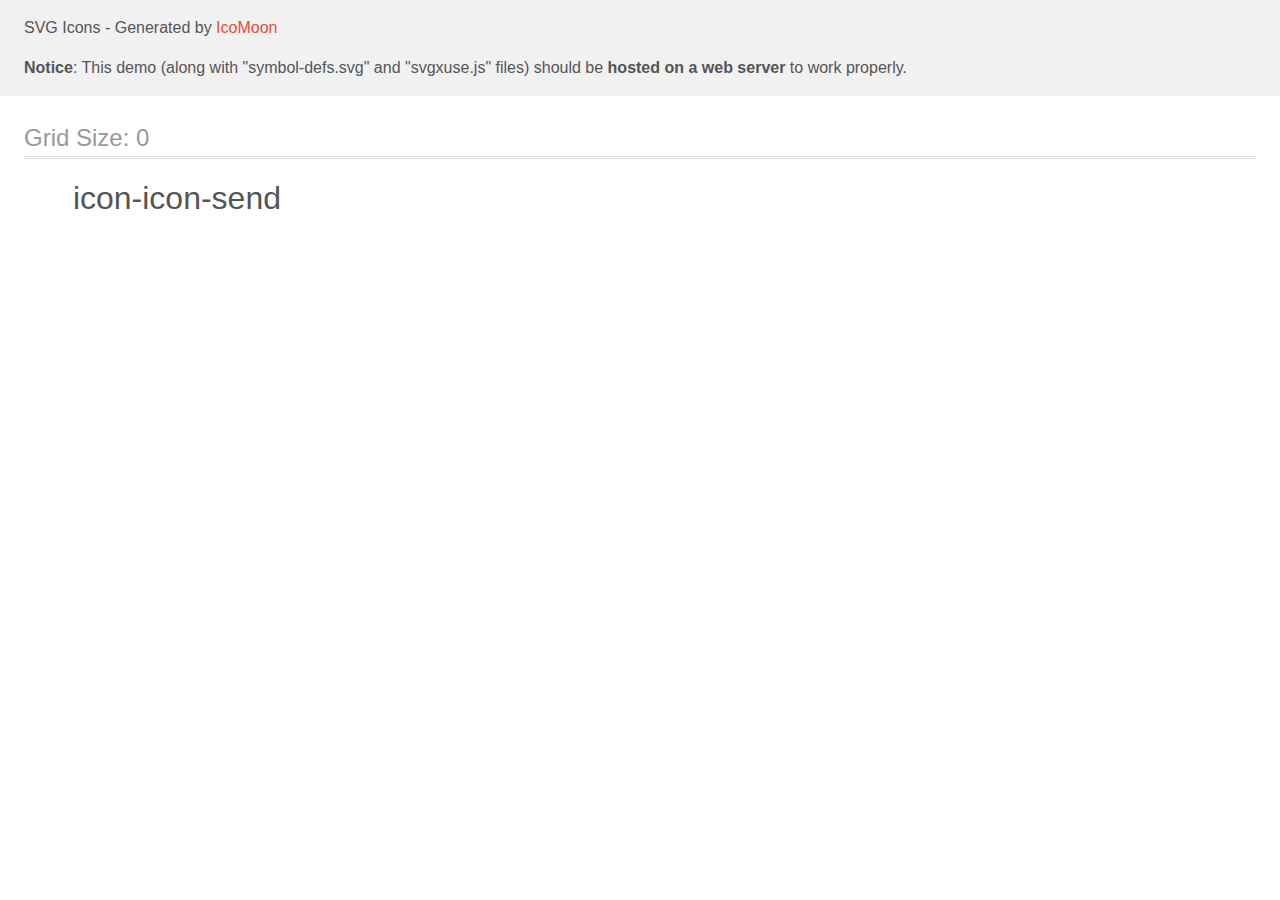
<file: image/icomoon (2)/demo-external-svg.html>
<!doctype html>
<html>
<head>
    <title>IcoMoon - SVG Icons</title>
    <meta charset="utf-8">
    <meta name="viewport" content="width=device-width, initial-scale=1">
    <link rel="stylesheet" href="demo-files/demo.css">
    <link rel="stylesheet" href="style.css">
</head>
<body>
<header class="bgc1 clearfix">
<div class="mhl">
    <p>SVG Icons - Generated by <a href="https://icomoon.io/app">IcoMoon</a></p><p><strong>Notice</strong>: This demo (along with "symbol-defs.svg" and "svgxuse.js" files) should be <b>hosted on a web server</b> to work properly.</p>
</div>
</header>
    <div class="clearfix mhl ptl">
        <h1 class="mvm mtn fgc1">Grid Size: 0</h1>
        <div class="glyph fs1">
            <div class="clearfix pbs">
                <svg class="icon icon-icon-send"><use xlink:href="symbol-defs.svg#icon-icon-send"></use></svg><span class="name"> icon-icon-send</span>
            </div>
        </div>
  </div>
<script defer src="svgxuse.js"></script>
</body>
</html>
</file>
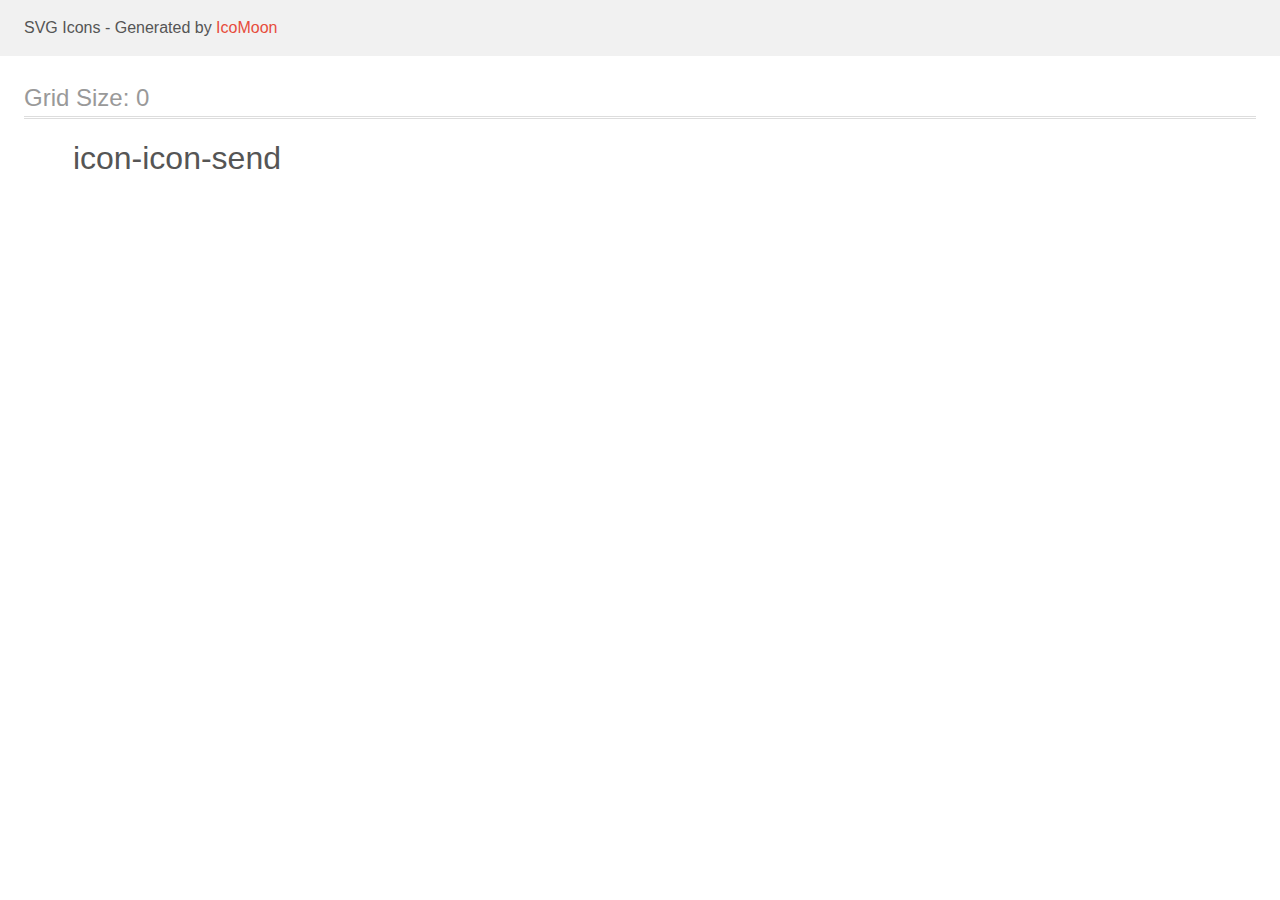
<file: image/icomoon (2)/demo.html>
<!doctype html>
<html>
<head>
    <title>IcoMoon - SVG Icons</title>
    <meta charset="utf-8">
    <meta name="viewport" content="width=device-width, initial-scale=1">
    <link rel="stylesheet" href="demo-files/demo.css">
    <link rel="stylesheet" href="style.css">
</head>
<body>
<svg aria-hidden="true" style="position: absolute; width: 0; height: 0; overflow: hidden;" version="1.1" xmlns="http://www.w3.org/2000/svg" xmlns:xlink="http://www.w3.org/1999/xlink">
<defs>
<symbol id="icon-icon-send" viewBox="0 0 32 32">
<path fill="#fff" style="fill: var(--color1, #fff)" d="M32 0l-32 18 10.227 3.788 15.773-14.788-11.998 16.186 0.010 0.004-0.012-0.004v8.814l5.735-6.691 7.265 2.691 5-28z"></path>
</symbol>
</defs>
</svg>

<header class="bgc1 clearfix">
<div class="mhl">
    <p>SVG Icons - Generated by <a href="https://icomoon.io/app">IcoMoon</a></p>
</div>
</header>
    <div class="clearfix mhl ptl">
        <h1 class="mvm mtn fgc1">Grid Size: 0</h1>
        <div class="glyph fs1">
            <div class="clearfix pbs">
                <svg class="icon icon-icon-send"><use xlink:href="#icon-icon-send"></use></svg><span class="name"> icon-icon-send</span>
            </div>
        </div>
  </div>
<script defer src="svgxuse.js"></script>
</body>
</html>
</file>
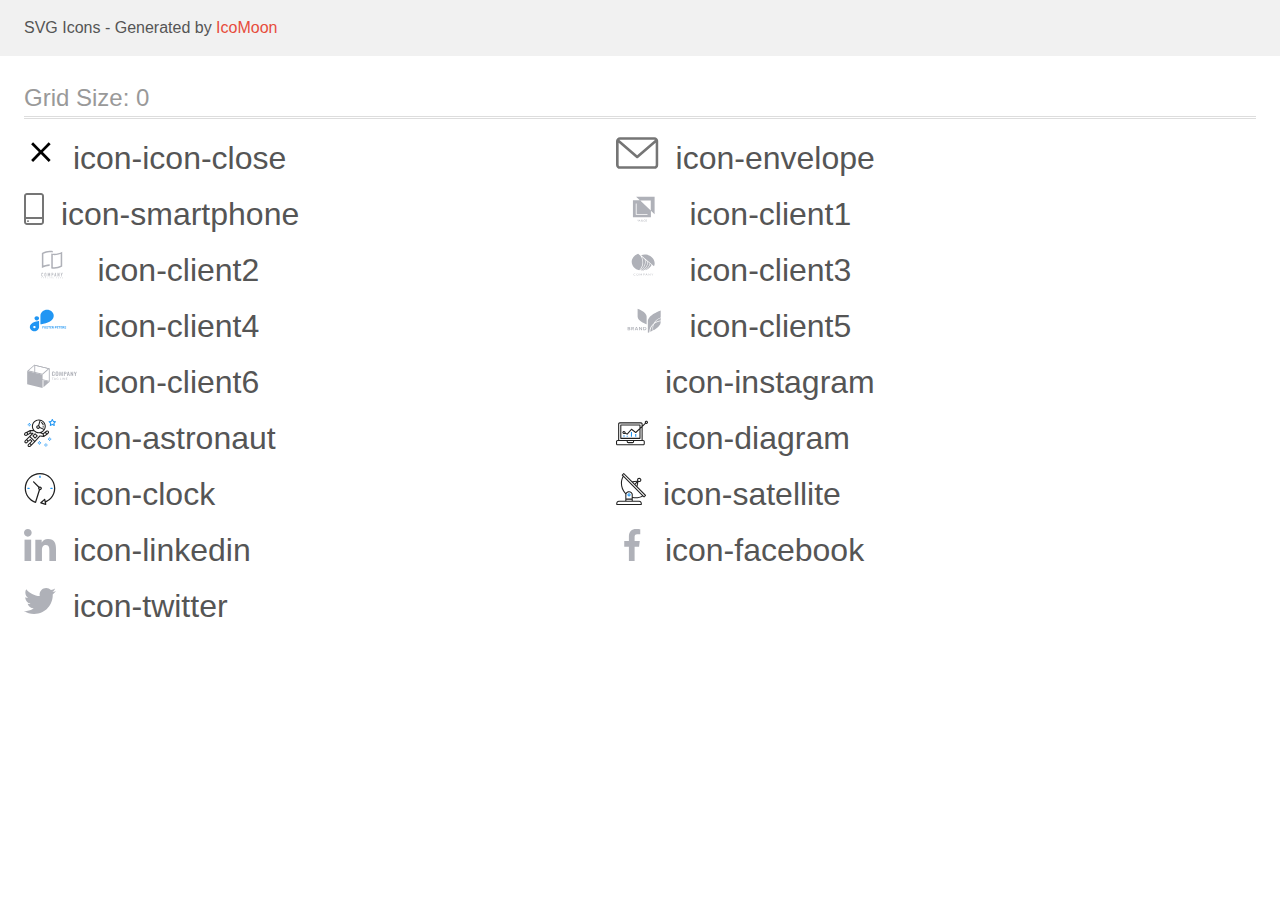
<file: image/icomoon (6)/demo.html>
<!doctype html>
<html>
<head>
    <title>IcoMoon - SVG Icons</title>
    <meta charset="utf-8">
    <meta name="viewport" content="width=device-width, initial-scale=1">
    <link rel="stylesheet" href="demo-files/demo.css">
    <link rel="stylesheet" href="style.css">
</head>
<body>
<svg aria-hidden="true" style="position: absolute; width: 0; height: 0; overflow: hidden;" version="1.1" xmlns="http://www.w3.org/2000/svg" xmlns:xlink="http://www.w3.org/1999/xlink">
<defs>
<symbol id="icon-icon-close" viewBox="0 0 32 32">
<path d="M26.667 7.303l-1.97-1.97-7.808 7.808-7.808-7.808-1.97 1.97 7.808 7.808-7.808 7.808 1.97 1.97 7.808-7.808 7.808 7.808 1.97-1.97-7.808-7.808 7.808-7.808z"></path>
</symbol>
<symbol id="icon-envelope" viewBox="0 0 43 32">
<path fill="#757575" style="fill: var(--color1, #757575)" d="M38.667 0h-34.667c-2.206 0-4 1.794-4 4v24c0 2.206 1.794 4 4 4h34.667c2.206 0 4-1.794 4-4v-24c0-2.206-1.794-4-4-4v0zM38.667 2.667c0.181 0 0.353 0.038 0.511 0.103l-17.844 15.466-17.844-15.466c0.158-0.066 0.33-0.103 0.511-0.103h34.667zM38.667 29.333h-34.667c-0.736 0-1.333-0.598-1.333-1.333v-22.413l17.793 15.421c0.251 0.217 0.563 0.326 0.874 0.326s0.622-0.108 0.874-0.326l17.793-15.421v22.413c0 0.736-0.598 1.333-1.333 1.333v0z"></path>
</symbol>
<symbol id="icon-smartphone" viewBox="0 0 20 32">
<path fill="#757575" style="fill: var(--color1, #757575)" d="M17 0h-14c-1.654 0-3 1.346-3 3v26c0 1.654 1.346 3 3 3h14c1.654 0 3-1.346 3-3v-26c0-1.654-1.346-3-3-3zM3 2h14c0.552 0 1 0.448 1 1v21h-16v-21c0-0.552 0.448-1 1-1zM17 30h-14c-0.552 0-1-0.448-1-1v-3h16v3c0 0.552-0.448 1-1 1z"></path>
<path fill="#757575" style="fill: var(--color1, #757575)" d="M4.707 27.478c0.391 0.365 0.391 0.956 0 1.321s-1.024 0.365-1.414 0c-0.391-0.365-0.391-0.956 0-1.321s1.024-0.365 1.414 0z"></path>
</symbol>
<symbol id="icon-client1" viewBox="0 0 57 32">
<path fill="#afb1b8" style="fill: var(--color2, #afb1b8)" d="M20.267 3.733l3.738 3.538-6.938-0.004v17.166h18.133v-6.564l3.733 3.534v-17.671h-18.667zM35.036 17.455l-10.597-10.032h10.597v10.032zM31.746 21.923h-11.81v-11.545h0.835v10.764h10.975v0.782zM22.725 26.72l-0.436 0.898-0.436-0.898h-0.366l0.637 1.198v0.698h0.331v-0.698l0.635-1.198h-0.365zM23.273 28.615l0.154-0.441h0.734l0.155 0.441h0.344l-0.717-1.896h-0.296l-0.716 1.896h0.342zM23.794 27.122l0.275 0.786h-0.549l0.275-0.786zM25.531 27.863c-0.048 0.073-0.072 0.153-0.072 0.241 0 0.16 0.056 0.29 0.168 0.389s0.263 0.148 0.451 0.148 0.349-0.051 0.484-0.152l0.107 0.126h0.367l-0.279-0.329c0.109-0.149 0.164-0.341 0.164-0.574h-0.275c0 0.128-0.026 0.243-0.079 0.348l-0.366-0.432 0.129-0.094c0.091-0.066 0.157-0.132 0.197-0.198s0.060-0.14 0.060-0.219c0-0.12-0.044-0.22-0.133-0.301s-0.201-0.122-0.339-0.122c-0.153 0-0.274 0.043-0.365 0.13s-0.135 0.203-0.135 0.352c0 0.061 0.014 0.124 0.043 0.189s0.081 0.144 0.155 0.237c-0.141 0.101-0.235 0.188-0.283 0.262zM26.386 28.282c-0.093 0.071-0.193 0.107-0.299 0.107-0.095 0-0.17-0.027-0.227-0.082s-0.085-0.126-0.085-0.214c0-0.102 0.052-0.192 0.156-0.271l0.040-0.029 0.414 0.488zM26.046 27.442c-0.089-0.11-0.134-0.202-0.134-0.275 0-0.063 0.018-0.116 0.055-0.158s0.085-0.063 0.147-0.063c0.057 0 0.105 0.018 0.142 0.053s0.056 0.077 0.056 0.126c0 0.075-0.027 0.136-0.081 0.184l-0.040 0.033-0.145 0.099zM29.132 28.472c0.13-0.114 0.205-0.272 0.224-0.474h-0.328c-0.017 0.135-0.059 0.232-0.124 0.29s-0.162 0.087-0.292 0.087c-0.142 0-0.249-0.054-0.323-0.161s-0.109-0.264-0.109-0.469v-0.168c0.002-0.202 0.041-0.355 0.117-0.46s0.188-0.158 0.331-0.158c0.123 0 0.217 0.030 0.28 0.091s0.104 0.158 0.12 0.294h0.328c-0.021-0.207-0.095-0.368-0.223-0.482s-0.296-0.171-0.505-0.171c-0.155 0-0.293 0.037-0.411 0.111s-0.209 0.179-0.272 0.315c-0.063 0.136-0.095 0.294-0.095 0.473v0.177c0.003 0.174 0.035 0.328 0.098 0.46s0.151 0.234 0.266 0.306c0.115 0.071 0.249 0.107 0.4 0.107 0.216 0 0.389-0.056 0.52-0.169zM31.068 28.206c0.064-0.141 0.096-0.304 0.096-0.49v-0.105c-0.001-0.185-0.034-0.347-0.099-0.486s-0.158-0.247-0.277-0.32c-0.119-0.075-0.256-0.112-0.41-0.112s-0.292 0.038-0.411 0.113c-0.119 0.075-0.211 0.183-0.277 0.324s-0.098 0.305-0.098 0.49v0.107c0.001 0.181 0.034 0.342 0.099 0.48s0.159 0.246 0.279 0.322c0.121 0.075 0.258 0.112 0.411 0.112 0.155 0 0.293-0.037 0.411-0.112s0.212-0.183 0.276-0.323zM30.716 27.135c0.080 0.112 0.12 0.273 0.12 0.483v0.099c0 0.214-0.040 0.376-0.119 0.487s-0.19 0.167-0.336 0.167c-0.144 0-0.257-0.057-0.339-0.171s-0.121-0.275-0.121-0.483v-0.109c0.002-0.204 0.043-0.362 0.122-0.473s0.192-0.168 0.335-0.168c0.146 0 0.258 0.056 0.337 0.168z"></path>
</symbol>
<symbol id="icon-client2" viewBox="0 0 57 32">
<path fill="#afb1b8" style="fill: var(--color2, #afb1b8)" d="M26.727 3.165h-0.073c-0.112-0.007-0.224-0.010-0.336-0.012v0h-0.243c-0.212 0-0.428 0.005-0.642 0.016-0.016-0.001-0.032-0.001-0.049 0-1.944 0.11-3.848 0.596-5.609 1.431l-0.231 0.111v11.809l0.54-0.183c0.474-0.163 0.978-0.309 1.5-0.445 1.411-0.362 2.861-0.555 4.317-0.574v1.551c-0.193 0.001-0.38 0.007-0.568 0.016h-0.045c-1.121 0.061-2.233 0.232-3.322 0.51-1.378 0.345-2.708 0.863-3.957 1.542v-15.145c1.298-0.757 2.695-1.325 4.151-1.688 1.278-0.33 2.593-0.5 3.913-0.504h0.228c0.273 0.007 0.538 0.019 0.788 0.038 0.658 0.046 1.31 0.15 1.95 0.311v1.527c-0.621-0.145-1.253-0.24-1.889-0.285-0.013-0.001-0.026-0.002-0.039-0.003-0.132-0.011-0.263-0.022-0.386-0.022zM29.415 4.726c0.339 0.026 0.689 0.038 1.044 0.038 1.388-0.005 2.769-0.182 4.114-0.528 1.378-0.346 2.706-0.865 3.956-1.543v14.875c-1.298 0.756-2.696 1.325-4.153 1.688-1.279 0.329-2.593 0.498-3.913 0.503-1 0.008-1.997-0.11-2.968-0.35v-14.971c0.229 0.053 0.465 0.102 0.706 0.142 0.394 0.066 0.81 0.115 1.214 0.145zM36.985 4.841l-0.54 0.182c-0.497 0.167-0.997 0.316-1.5 0.449-1.465 0.377-2.971 0.57-4.483 0.575-0.352 0-0.676-0.010-0.989-0.030l-0.43-0.028v12.148l0.37 0.033c0.343 0.030 0.696 0.045 1.052 0.045 1.191-0.005 2.377-0.159 3.531-0.457 0.95-0.238 1.874-0.57 2.759-0.991l0.231-0.111v-11.813z"></path>
<path fill="#afb1b8" style="fill: var(--color2, #afb1b8)" d="M19.060 24.113c-0.078-0.080-0.171-0.144-0.274-0.186s-0.214-0.061-0.326-0.057c-0.119-0.002-0.237 0.021-0.347 0.065-0.101 0.040-0.193 0.101-0.27 0.178s-0.135 0.17-0.174 0.271c-0.042 0.107-0.063 0.22-0.062 0.335v2.023c-0.005 0.143 0.022 0.284 0.080 0.415 0.048 0.104 0.117 0.196 0.202 0.271 0.081 0.068 0.176 0.117 0.278 0.144 0.098 0.028 0.2 0.042 0.302 0.042 0.113 0.001 0.224-0.023 0.326-0.070 0.101-0.044 0.193-0.108 0.27-0.187 0.075-0.079 0.135-0.171 0.177-0.271 0.043-0.102 0.065-0.212 0.065-0.323v-0.226h-0.529v0.18c0.002 0.062-0.009 0.123-0.031 0.18-0.017 0.043-0.043 0.082-0.077 0.114-0.033 0.026-0.070 0.046-0.111 0.058-0.036 0.012-0.073 0.018-0.111 0.019-0.047 0.006-0.095-0.002-0.139-0.021s-0.081-0.049-0.11-0.088c-0.050-0.081-0.074-0.176-0.070-0.271v-1.887c-0.003-0.105 0.019-0.208 0.065-0.302 0.027-0.043 0.066-0.077 0.112-0.098s0.097-0.030 0.147-0.024c0.046-0.002 0.091 0.008 0.132 0.028s0.077 0.049 0.104 0.086c0.059 0.078 0.090 0.173 0.088 0.271v0.175h0.524v-0.206c0.001-0.121-0.021-0.241-0.065-0.354-0.039-0.106-0.099-0.203-0.177-0.285z"></path>
<path fill="#afb1b8" style="fill: var(--color2, #afb1b8)" d="M22.202 24.090c-0.169-0.142-0.381-0.221-0.602-0.222-0.108 0-0.215 0.020-0.316 0.057-0.103 0.037-0.198 0.093-0.279 0.165-0.088 0.079-0.158 0.175-0.205 0.283-0.053 0.124-0.079 0.257-0.077 0.392v1.941c-0.004 0.137 0.023 0.272 0.077 0.397 0.048 0.104 0.118 0.197 0.205 0.271 0.081 0.075 0.176 0.133 0.279 0.171 0.101 0.037 0.208 0.056 0.316 0.057s0.215-0.020 0.316-0.057c0.105-0.038 0.202-0.096 0.286-0.171 0.084-0.076 0.152-0.168 0.2-0.271 0.054-0.125 0.081-0.261 0.077-0.397v-1.941c0.003-0.135-0.024-0.268-0.077-0.392-0.047-0.107-0.115-0.203-0.2-0.283zM21.955 26.706c0.004 0.052-0.003 0.104-0.021 0.152s-0.047 0.092-0.084 0.128c-0.070 0.059-0.158 0.091-0.249 0.091s-0.179-0.032-0.249-0.091c-0.037-0.036-0.066-0.080-0.084-0.128s-0.025-0.101-0.021-0.152v-1.941c-0.004-0.052 0.003-0.104 0.021-0.152s0.047-0.092 0.084-0.128c0.070-0.059 0.158-0.091 0.249-0.091s0.179 0.032 0.249 0.091c0.037 0.036 0.066 0.080 0.084 0.128s0.025 0.101 0.021 0.152v1.941z"></path>
<path fill="#afb1b8" style="fill: var(--color2, #afb1b8)" d="M26.329 27.573v-3.674h-0.509l-0.668 1.945h-0.009l-0.673-1.945h-0.503v3.674h0.525v-2.235h0.009l0.514 1.58h0.262l0.518-1.58h0.009v2.235h0.525z"></path>
<path fill="#afb1b8" style="fill: var(--color2, #afb1b8)" d="M29.311 24.157c-0.081-0.091-0.183-0.16-0.297-0.201-0.123-0.040-0.251-0.059-0.38-0.057h-0.78v3.674h0.523v-1.435h0.27c0.163 0.007 0.326-0.027 0.472-0.1 0.119-0.066 0.218-0.163 0.287-0.281 0.061-0.098 0.101-0.206 0.12-0.32 0.021-0.138 0.030-0.278 0.028-0.418 0.005-0.176-0.012-0.353-0.051-0.525-0.035-0.127-0.101-0.243-0.193-0.338zM29.041 25.277c-0.002 0.067-0.019 0.132-0.049 0.191-0.030 0.056-0.077 0.102-0.135 0.129-0.078 0.035-0.162 0.050-0.247 0.046h-0.239v-1.249h0.27c0.081-0.004 0.162 0.012 0.236 0.046 0.054 0.031 0.097 0.079 0.123 0.136 0.029 0.065 0.044 0.134 0.046 0.205 0 0.077 0 0.159 0 0.244s0.005 0.174 0 0.252h-0.005z"></path>
<path fill="#afb1b8" style="fill: var(--color2, #afb1b8)" d="M31.791 23.899h-0.429l-0.809 3.674h0.523l0.154-0.789h0.714l0.154 0.789h0.524l-0.83-3.674zM31.308 26.283l0.258-1.332h0.009l0.256 1.332h-0.524z"></path>
<path fill="#afb1b8" style="fill: var(--color2, #afb1b8)" d="M35.173 26.112h-0.009l-0.791-2.213h-0.503v3.674h0.523v-2.209h0.011l0.8 2.209h0.492v-3.674h-0.523v2.213z"></path>
<path fill="#afb1b8" style="fill: var(--color2, #afb1b8)" d="M38.372 23.899l-0.421 1.461h-0.011l-0.421-1.461h-0.554l0.719 2.121v1.553h0.524v-1.553l0.719-2.121h-0.554z"></path>
<path fill="#afb1b8" style="fill: var(--color2, #afb1b8)" d="M17.6 28.61h0.252v0.708h0.171v-0.708h0.251v-0.145h-0.675v0.145z"></path>
<path fill="#afb1b8" style="fill: var(--color2, #afb1b8)" d="M19.721 28.465l-0.331 0.853h0.182l0.070-0.194h0.34l0.073 0.194h0.186l-0.339-0.853h-0.182zM19.694 28.981l0.116-0.316 0.116 0.316h-0.232z"></path>
<path fill="#afb1b8" style="fill: var(--color2, #afb1b8)" d="M21.818 29.004h0.197v0.11c-0.058 0.046-0.129 0.071-0.202 0.072-0.034 0.002-0.069-0.004-0.1-0.019s-0.059-0.036-0.081-0.063c-0.045-0.065-0.068-0.143-0.063-0.222 0-0.19 0.082-0.285 0.246-0.285 0.043-0.004 0.086 0.007 0.121 0.032s0.061 0.062 0.072 0.104l0.169-0.033c-0.036-0.167-0.156-0.251-0.362-0.251-0.11-0.003-0.216 0.036-0.298 0.11-0.043 0.042-0.076 0.094-0.097 0.15s-0.030 0.117-0.025 0.178c-0.005 0.117 0.034 0.231 0.109 0.32 0.042 0.043 0.092 0.077 0.148 0.098s0.116 0.031 0.176 0.027c0.134 0.004 0.263-0.045 0.362-0.136v-0.336h-0.37v0.144z"></path>
<path fill="#afb1b8" style="fill: var(--color2, #afb1b8)" d="M23.959 28.465h-0.173v0.853h0.598v-0.145h-0.425v-0.708z"></path>
<path fill="#afb1b8" style="fill: var(--color2, #afb1b8)" d="M25.769 28.465h-0.173v0.853h0.173v-0.853z"></path>
<path fill="#afb1b8" style="fill: var(--color2, #afb1b8)" d="M27.539 29.035l-0.349-0.57h-0.167v0.853h0.161v-0.557l0.343 0.557h0.171v-0.853h-0.158v0.57z"></path>
<path fill="#afb1b8" style="fill: var(--color2, #afb1b8)" d="M29.14 28.943h0.425v-0.145h-0.425v-0.187h0.457v-0.145h-0.63v0.853h0.648v-0.145h-0.475v-0.231z"></path>
<path fill="#afb1b8" style="fill: var(--color2, #afb1b8)" d="M33.020 28.802h-0.336v-0.336h-0.171v0.853h0.171v-0.373h0.336v0.373h0.171v-0.853h-0.171v0.336z"></path>
<path fill="#afb1b8" style="fill: var(--color2, #afb1b8)" d="M34.629 28.943h0.426v-0.145h-0.426v-0.187h0.459v-0.145h-0.63v0.853h0.646v-0.145h-0.475v-0.231z"></path>
<path fill="#afb1b8" style="fill: var(--color2, #afb1b8)" d="M36.812 28.943c0.148-0.023 0.224-0.102 0.224-0.237 0.004-0.036-0.001-0.073-0.016-0.106s-0.038-0.062-0.068-0.083c-0.077-0.039-0.163-0.056-0.25-0.050h-0.362v0.853h0.171v-0.357h0.034c0.037-0.002 0.073 0.004 0.107 0.019 0.025 0.015 0.046 0.037 0.061 0.062l0.186 0.271h0.205l-0.104-0.167c-0.046-0.082-0.111-0.153-0.189-0.205zM36.64 28.825h-0.127v-0.214h0.135c0.059-0.005 0.118 0.002 0.174 0.020 0.012 0.011 0.022 0.025 0.029 0.040s0.009 0.032 0.009 0.049c-0.001 0.017-0.005 0.033-0.013 0.048s-0.019 0.027-0.032 0.037c-0.056 0.017-0.115 0.024-0.174 0.020z"></path>
<path fill="#afb1b8" style="fill: var(--color2, #afb1b8)" d="M38.458 28.943h0.425v-0.145h-0.425v-0.187h0.459v-0.145h-0.631v0.853h0.648v-0.145h-0.475v-0.231z"></path>
</symbol>
<symbol id="icon-client3" viewBox="0 0 57 32">
<path fill="#afb1b8" style="fill: var(--color2, #afb1b8)" d="M19.417 26.187c0.008 0 0.017 0.002 0.025 0.005s0.015 0.007 0.020 0.013l0.116 0.111c-0.090 0.090-0.202 0.162-0.327 0.211-0.147 0.053-0.305 0.079-0.464 0.076-0.149 0.003-0.298-0.021-0.436-0.071-0.125-0.045-0.237-0.113-0.329-0.2-0.094-0.089-0.166-0.194-0.212-0.308-0.051-0.127-0.076-0.261-0.074-0.396-0.002-0.135 0.025-0.27 0.080-0.397 0.051-0.115 0.127-0.22 0.225-0.308 0.099-0.087 0.218-0.155 0.349-0.201 0.143-0.048 0.296-0.072 0.449-0.071 0.143-0.003 0.285 0.019 0.417 0.064 0.115 0.043 0.221 0.104 0.313 0.178l-0.097 0.119c-0.007 0.008-0.015 0.016-0.025 0.021-0.012 0.007-0.025 0.010-0.039 0.009-0.015-0.001-0.030-0.005-0.042-0.013l-0.052-0.032-0.073-0.040c-0.031-0.015-0.064-0.028-0.097-0.039-0.043-0.013-0.087-0.024-0.132-0.032-0.057-0.009-0.115-0.013-0.173-0.013-0.111-0.001-0.22 0.017-0.323 0.053-0.096 0.034-0.182 0.084-0.253 0.149-0.073 0.069-0.128 0.15-0.164 0.238-0.041 0.101-0.061 0.207-0.060 0.313-0.002 0.108 0.018 0.216 0.060 0.318 0.035 0.087 0.090 0.167 0.161 0.236 0.067 0.064 0.149 0.114 0.241 0.147 0.095 0.034 0.197 0.051 0.3 0.050 0.059 0.001 0.119-0.003 0.177-0.010 0.096-0.010 0.188-0.039 0.269-0.085 0.041-0.023 0.079-0.049 0.115-0.078 0.015-0.012 0.035-0.020 0.055-0.020v0z"></path>
<path fill="#afb1b8" style="fill: var(--color2, #afb1b8)" d="M22.776 25.629c0.002 0.134-0.025 0.267-0.078 0.393-0.047 0.114-0.122 0.218-0.219 0.305s-0.214 0.155-0.344 0.2c-0.285 0.094-0.599 0.094-0.884 0-0.129-0.046-0.245-0.114-0.342-0.201-0.097-0.089-0.172-0.194-0.221-0.308-0.105-0.255-0.105-0.533 0-0.787 0.050-0.115 0.125-0.22 0.221-0.31 0.097-0.084 0.214-0.15 0.342-0.193 0.284-0.096 0.6-0.096 0.884 0 0.129 0.046 0.246 0.114 0.343 0.201 0.096 0.088 0.17 0.191 0.22 0.304 0.054 0.127 0.080 0.261 0.078 0.395zM22.47 25.629c0.002-0.107-0.016-0.214-0.055-0.316-0.033-0.087-0.086-0.168-0.156-0.236-0.068-0.065-0.152-0.116-0.246-0.149-0.207-0.069-0.436-0.069-0.643 0-0.094 0.033-0.178 0.084-0.246 0.149-0.071 0.068-0.125 0.149-0.157 0.236-0.074 0.206-0.074 0.426 0 0.632 0.033 0.087 0.086 0.168 0.157 0.236 0.068 0.065 0.152 0.115 0.246 0.148 0.207 0.067 0.435 0.067 0.643 0 0.093-0.033 0.177-0.083 0.246-0.148 0.070-0.069 0.123-0.149 0.156-0.236 0.039-0.102 0.058-0.209 0.055-0.316v0z"></path>
<path fill="#afb1b8" style="fill: var(--color2, #afb1b8)" d="M25.067 25.96l0.030 0.071c0.012-0.025 0.022-0.048 0.033-0.071 0.011-0.024 0.024-0.047 0.038-0.070l0.743-1.174c0.015-0.020 0.028-0.033 0.042-0.037 0.020-0.005 0.040-0.007 0.061-0.006h0.22v1.909h-0.26v-1.404c0-0.018 0-0.038 0-0.059-0.001-0.022-0.001-0.044 0-0.066l-0.747 1.19c-0.009 0.018-0.025 0.033-0.044 0.043s-0.041 0.016-0.064 0.016h-0.042c-0.023 0-0.045-0.005-0.064-0.016s-0.034-0.026-0.044-0.044l-0.769-1.198c0 0.023 0 0.046 0 0.068s0 0.043 0 0.061v1.404h-0.252v-1.905h0.22c0.021-0.001 0.041 0.001 0.061 0.006 0.018 0.008 0.032 0.021 0.041 0.037l0.759 1.175c0.015 0.022 0.028 0.045 0.038 0.068v0z"></path>
<path fill="#afb1b8" style="fill: var(--color2, #afb1b8)" d="M27.864 25.865v0.715h-0.291v-1.906h0.649c0.122-0.002 0.244 0.012 0.362 0.042 0.094 0.023 0.181 0.064 0.256 0.119 0.065 0.052 0.114 0.116 0.145 0.187 0.034 0.078 0.051 0.161 0.049 0.244 0.001 0.084-0.017 0.167-0.054 0.244-0.035 0.073-0.089 0.138-0.157 0.191-0.075 0.057-0.162 0.1-0.257 0.126-0.113 0.031-0.232 0.046-0.35 0.044l-0.352-0.005zM27.864 25.66h0.352c0.076 0.001 0.153-0.009 0.225-0.029 0.060-0.018 0.115-0.046 0.163-0.082 0.044-0.035 0.078-0.078 0.099-0.126 0.024-0.051 0.036-0.105 0.035-0.16 0.003-0.053-0.007-0.106-0.029-0.155s-0.057-0.094-0.102-0.13c-0.111-0.075-0.251-0.112-0.391-0.102h-0.352v0.786z"></path>
<path fill="#afb1b8" style="fill: var(--color2, #afb1b8)" d="M31.772 26.583h-0.23c-0.023 0.001-0.046-0.006-0.064-0.018-0.017-0.012-0.029-0.027-0.038-0.044l-0.198-0.461h-0.993l-0.205 0.461c-0.008 0.017-0.020 0.032-0.036 0.043-0.018 0.013-0.042 0.020-0.065 0.019h-0.23l0.872-1.909h0.302l0.884 1.909zM30.333 25.874h0.82l-0.346-0.777c-0.026-0.058-0.048-0.118-0.065-0.179l-0.034 0.1c-0.010 0.030-0.022 0.058-0.032 0.081l-0.343 0.776z"></path>
<path fill="#afb1b8" style="fill: var(--color2, #afb1b8)" d="M33.029 24.682c0.017 0.008 0.032 0.020 0.044 0.034l1.272 1.439c0-0.023 0-0.046 0-0.067s0-0.043 0-0.063v-1.352h0.26v1.909h-0.145c-0.021 0.001-0.041-0.003-0.060-0.011-0.018-0.009-0.034-0.021-0.047-0.035l-1.271-1.438c0.001 0.022 0.001 0.044 0 0.066 0 0.021 0 0.040 0 0.058v1.361h-0.26v-1.909h0.154c0.018-0 0.036 0.003 0.052 0.009v0z"></path>
<path fill="#afb1b8" style="fill: var(--color2, #afb1b8)" d="M36.748 25.823v0.758h-0.291v-0.758l-0.804-1.15h0.26c0.022-0.001 0.045 0.005 0.063 0.016 0.016 0.012 0.029 0.027 0.039 0.043l0.503 0.742c0.020 0.032 0.038 0.061 0.052 0.088s0.026 0.054 0.036 0.081l0.038-0.082c0.014-0.030 0.031-0.059 0.049-0.087l0.496-0.747c0.010-0.015 0.023-0.028 0.038-0.040 0.017-0.013 0.040-0.020 0.063-0.019h0.263l-0.806 1.155z"></path>
<path fill="#afb1b8" style="fill: var(--color2, #afb1b8)" d="M24.923 21.47c0.127 0.014 0.255 0.025 0.384 0.035 1.962-0.763 3.622-2.011 4.772-3.588s1.74-3.415 1.695-5.282l-2.162-1.879c0.44 1.988 0.234 4.043-0.594 5.935s-2.245 3.547-4.094 4.779v0z"></path>
<path fill="#afb1b8" style="fill: var(--color2, #afb1b8)" d="M24.151 21.383l0.058 0.010c1.975-1.228 3.482-2.942 4.323-4.921s0.981-4.133 0.4-6.181l-3.080-2.676c1.246 2.2 1.747 4.661 1.446 7.098s-1.393 4.75-3.147 6.67v0z"></path>
<path fill="#afb1b8" style="fill: var(--color2, #afb1b8)" d="M34.596 14.841c-0.523 2.052-1.794 3.902-3.624 5.276-0.534 0.404-1.111 0.763-1.722 1.074 1.49-0.38 2.859-1.053 4.003-1.966s2.030-2.042 2.592-3.3l-1.249-1.084z"></path>
<path fill="#afb1b8" style="fill: var(--color2, #afb1b8)" d="M34.106 14.539l-1.778-1.545c-0.034 1.762-0.61 3.483-1.669 4.986s-2.562 2.731-4.352 3.559h0.009c0.399-0 0.798-0.021 1.194-0.062 1.673-0.593 3.151-1.537 4.303-2.748s1.94-2.65 2.295-4.189v0z"></path>
<path fill="#afb1b8" style="fill: var(--color2, #afb1b8)" d="M24.409 6.486l-2.122-1.846c-1.897 0.637-3.528 1.756-4.68 3.212s-1.772 3.179-1.778 4.946v0c0.007 1.952 0.763 3.846 2.149 5.383s3.322 2.628 5.501 3.101c1.946-2.060 3.085-4.605 3.252-7.266s-0.647-5.299-2.323-7.53v0z"></path>
<path fill="#afb1b8" style="fill: var(--color2, #afb1b8)" d="M39.008 14.255c-0.008-2.316-1.070-4.535-2.955-6.173s-4.439-2.561-7.105-2.567v0c-1.232-0.001-2.453 0.196-3.602 0.582l12.99 11.286c0.445-0.998 0.673-2.058 0.672-3.128v0z"></path>
</symbol>
<symbol id="icon-client4" viewBox="0 0 57 32">
<path fill="#2196f3" style="fill: var(--color3, #2196f3)" d="M12.878 11.255h-0.002c-1.279 0-2.316 0.921-2.316 2.058v0.001c0 1.137 1.037 2.058 2.316 2.058h0.002c1.279 0 2.316-0.921 2.316-2.058v-0.001c0-1.137-1.037-2.058-2.316-2.058z"></path>
<path fill="#2196f3" style="fill: var(--color3, #2196f3)" d="M29.971 10.597c-0.004-1.579-0.711-3.092-1.967-4.208s-2.958-1.745-4.735-1.749v0c-1.777 0.003-3.48 0.631-4.737 1.748s-1.964 2.63-1.968 4.209v8.706c0 0 13.405-1.327 13.406-8.704v-0.001z"></path>
<path fill="#2196f3" style="fill: var(--color3, #2196f3)" d="M5.867 22.16c0.003 1.098 0.496 2.151 1.369 2.928s2.058 1.215 3.294 1.218c1.236-0.003 2.42-0.441 3.294-1.218s1.366-1.829 1.37-2.927v-6.057c0 0-9.327 0.924-9.327 6.056zM10.53 23.245c-0.242 0-0.478-0.064-0.678-0.183s-0.357-0.289-0.45-0.487c-0.092-0.198-0.117-0.417-0.069-0.627s0.163-0.404 0.334-0.556c0.171-0.152 0.388-0.255 0.625-0.297s0.482-0.020 0.706 0.062c0.223 0.082 0.414 0.221 0.548 0.4s0.206 0.388 0.206 0.603c0.001 0.143-0.031 0.284-0.092 0.417s-0.151 0.252-0.264 0.353c-0.114 0.101-0.248 0.182-0.397 0.236s-0.308 0.083-0.468 0.083v-0.004z"></path>
<path fill="#2196f3" style="fill: var(--color3, #2196f3)" d="M19.956 22.647h-0.9v0.93h-0.469v-2.275h1.481v0.38h-1.012v0.588h0.9v0.378zM22.209 22.491c0 0.224-0.040 0.42-0.119 0.589s-0.193 0.299-0.341 0.391c-0.147 0.092-0.316 0.137-0.506 0.137-0.189 0-0.357-0.045-0.505-0.136s-0.262-0.22-0.344-0.387c-0.081-0.169-0.122-0.363-0.123-0.581v-0.112c0-0.224 0.040-0.421 0.12-0.591 0.081-0.171 0.195-0.302 0.342-0.392 0.148-0.092 0.317-0.137 0.506-0.137s0.358 0.046 0.505 0.137c0.148 0.091 0.262 0.221 0.342 0.392 0.081 0.17 0.122 0.366 0.122 0.589v0.102zM21.734 22.388c0-0.238-0.043-0.42-0.128-0.544s-0.207-0.186-0.366-0.186c-0.157 0-0.279 0.061-0.364 0.184-0.085 0.122-0.129 0.301-0.13 0.538v0.111c0 0.232 0.043 0.412 0.128 0.541s0.208 0.192 0.369 0.192c0.157 0 0.278-0.061 0.363-0.184 0.084-0.124 0.127-0.304 0.128-0.541v-0.111zM23.73 22.98c0-0.089-0.031-0.156-0.094-0.203-0.063-0.048-0.175-0.098-0.337-0.15-0.163-0.053-0.291-0.105-0.386-0.156-0.258-0.14-0.387-0.328-0.387-0.564 0-0.123 0.034-0.232 0.103-0.328 0.070-0.097 0.169-0.172 0.298-0.227 0.13-0.054 0.276-0.081 0.438-0.081 0.163 0 0.307 0.030 0.434 0.089 0.127 0.058 0.226 0.141 0.295 0.248s0.106 0.229 0.106 0.366h-0.469c0-0.104-0.033-0.185-0.098-0.242s-0.158-0.087-0.277-0.087c-0.115 0-0.204 0.024-0.267 0.073-0.064 0.048-0.095 0.111-0.095 0.191 0 0.074 0.037 0.136 0.111 0.186 0.075 0.050 0.185 0.097 0.33 0.141 0.267 0.080 0.461 0.18 0.583 0.298s0.183 0.267 0.183 0.444c0 0.197-0.075 0.352-0.223 0.464-0.149 0.111-0.349 0.167-0.602 0.167-0.175 0-0.334-0.032-0.478-0.095-0.144-0.065-0.254-0.153-0.33-0.264s-0.113-0.241-0.113-0.388h0.47c0 0.251 0.15 0.377 0.45 0.377 0.111 0 0.198-0.022 0.261-0.067 0.063-0.046 0.094-0.109 0.094-0.191zM26.231 21.682h-0.697v1.895h-0.469v-1.895h-0.687v-0.38h1.853v0.38zM27.869 22.591h-0.9v0.609h1.056v0.377h-1.525v-2.275h1.522v0.38h-1.053v0.542h0.9v0.367zM29.142 22.744h-0.373v0.833h-0.469v-2.275h0.845c0.269 0 0.476 0.060 0.622 0.18s0.219 0.289 0.219 0.508c0 0.155-0.034 0.285-0.102 0.389-0.067 0.103-0.168 0.185-0.305 0.247l0.492 0.93v0.022h-0.503l-0.427-0.833zM28.769 22.365h0.378c0.118 0 0.209-0.030 0.273-0.089 0.065-0.060 0.097-0.143 0.097-0.248 0-0.107-0.031-0.192-0.092-0.253-0.060-0.061-0.154-0.092-0.28-0.092h-0.377v0.683zM31.609 22.775v0.802h-0.469v-2.275h0.887c0.171 0 0.321 0.031 0.45 0.094s0.23 0.152 0.3 0.267c0.070 0.115 0.105 0.245 0.105 0.392 0 0.223-0.077 0.399-0.23 0.528-0.152 0.128-0.363 0.192-0.633 0.192h-0.411zM31.609 22.396h0.419c0.124 0 0.218-0.029 0.283-0.088 0.066-0.058 0.098-0.142 0.098-0.25 0-0.111-0.033-0.202-0.098-0.27s-0.156-0.104-0.272-0.106h-0.43v0.714zM34.575 22.591h-0.9v0.609h1.056v0.377h-1.525v-2.275h1.522v0.38h-1.053v0.542h0.9v0.367zM36.75 21.682h-0.697v1.895h-0.469v-1.895h-0.688v-0.38h1.853v0.38zM38.387 22.591h-0.9v0.609h1.056v0.377h-1.525v-2.275h1.522v0.38h-1.053v0.542h0.9v0.367zM39.661 22.744h-0.373v0.833h-0.469v-2.275h0.845c0.269 0 0.476 0.060 0.622 0.18s0.219 0.289 0.219 0.508c0 0.155-0.034 0.285-0.102 0.389-0.067 0.103-0.168 0.185-0.305 0.247l0.492 0.93v0.022h-0.503l-0.427-0.833zM39.287 22.365h0.378c0.118 0 0.209-0.030 0.273-0.089 0.065-0.060 0.097-0.143 0.097-0.248 0-0.107-0.031-0.192-0.092-0.253-0.060-0.061-0.154-0.092-0.28-0.092h-0.377v0.683zM42.042 22.98c0-0.089-0.031-0.156-0.094-0.203-0.063-0.048-0.175-0.098-0.337-0.15-0.163-0.053-0.291-0.105-0.386-0.156-0.258-0.14-0.388-0.328-0.388-0.564 0-0.123 0.034-0.232 0.103-0.328 0.070-0.097 0.169-0.172 0.298-0.227 0.13-0.054 0.276-0.081 0.438-0.081 0.163 0 0.307 0.030 0.434 0.089 0.127 0.058 0.226 0.141 0.295 0.248 0.071 0.107 0.106 0.229 0.106 0.366h-0.469c0-0.104-0.033-0.185-0.098-0.242s-0.158-0.087-0.277-0.087c-0.115 0-0.204 0.024-0.267 0.073-0.064 0.048-0.095 0.111-0.095 0.191 0 0.074 0.037 0.136 0.111 0.186 0.075 0.050 0.185 0.097 0.33 0.141 0.267 0.080 0.461 0.18 0.583 0.298s0.183 0.267 0.183 0.444c0 0.197-0.074 0.352-0.223 0.464-0.149 0.111-0.349 0.167-0.602 0.167-0.175 0-0.334-0.032-0.478-0.095-0.144-0.065-0.254-0.153-0.33-0.264-0.075-0.111-0.112-0.241-0.112-0.388h0.47c0 0.251 0.15 0.377 0.45 0.377 0.111 0 0.198-0.022 0.261-0.067 0.063-0.046 0.094-0.109 0.094-0.191z"></path>
</symbol>
<symbol id="icon-client5" viewBox="0 0 57 32">
<path fill="#afb1b8" style="fill: var(--color2, #afb1b8)" d="M14.27 23.859c0.13 0.147 0.199 0.332 0.196 0.521 0.007 0.123-0.017 0.247-0.070 0.361s-0.132 0.216-0.233 0.297c-0.252 0.175-0.565 0.26-0.881 0.24h-1.549v-3.302h1.517c0.299-0.018 0.596 0.059 0.84 0.219 0.098 0.075 0.176 0.17 0.227 0.277s0.074 0.224 0.068 0.341c0.009 0.182-0.054 0.361-0.176 0.505-0.118 0.131-0.28 0.222-0.462 0.258 0.205 0.034 0.391 0.134 0.523 0.282zM12.454 23.36h0.648c0.147 0.010 0.294-0.029 0.412-0.11 0.049-0.040 0.087-0.090 0.111-0.146s0.034-0.116 0.028-0.176c0.005-0.060-0.005-0.12-0.029-0.175s-0.061-0.106-0.108-0.147c-0.122-0.083-0.273-0.123-0.425-0.111h-0.638v0.866zM13.578 24.627c0.052-0.041 0.093-0.093 0.12-0.151s0.038-0.121 0.034-0.184c0.004-0.064-0.008-0.127-0.035-0.186s-0.069-0.111-0.121-0.153c-0.127-0.086-0.283-0.128-0.44-0.119h-0.68v0.908h0.689c0.155 0.008 0.309-0.032 0.435-0.114z"></path>
<path fill="#afb1b8" style="fill: var(--color2, #afb1b8)" d="M17.371 25.278l-0.844-1.291h-0.317v1.291h-0.726v-3.302h1.374c0.346-0.022 0.689 0.078 0.957 0.281 0.192 0.179 0.308 0.415 0.327 0.666s-0.061 0.499-0.224 0.7c-0.17 0.178-0.401 0.296-0.655 0.336l0.898 1.32h-0.789zM16.21 23.538h0.594c0.412 0 0.618-0.167 0.618-0.5 0.004-0.068-0.007-0.136-0.033-0.2s-0.066-0.122-0.118-0.171c-0.13-0.099-0.298-0.147-0.467-0.134h-0.601l0.007 1.005z"></path>
<path fill="#afb1b8" style="fill: var(--color2, #afb1b8)" d="M21.339 24.614h-1.446l-0.255 0.665h-0.761l1.328-3.265h0.823l1.323 3.265h-0.761l-0.25-0.665zM21.145 24.114l-0.529-1.394-0.529 1.394h1.057z"></path>
<path fill="#afb1b8" style="fill: var(--color2, #afb1b8)" d="M26.305 25.278h-0.721l-1.616-2.245v2.245h-0.719v-3.302h0.719l1.616 2.258v-2.258h0.721v3.302z"></path>
<path fill="#afb1b8" style="fill: var(--color2, #afb1b8)" d="M30.417 24.488c-0.149 0.249-0.376 0.452-0.652 0.582-0.314 0.145-0.662 0.217-1.013 0.208h-1.283v-3.302h1.283c0.351-0.008 0.698 0.061 1.013 0.203 0.276 0.127 0.503 0.328 0.652 0.576 0.148 0.269 0.226 0.565 0.226 0.866s-0.077 0.598-0.226 0.866zM29.593 24.409c0.206-0.219 0.319-0.499 0.319-0.788s-0.113-0.569-0.319-0.788c-0.249-0.199-0.573-0.3-0.902-0.281h-0.5v2.137h0.5c0.329 0.019 0.654-0.082 0.902-0.281z"></path>
<path fill="#afb1b8" style="fill: var(--color2, #afb1b8)" d="M21.79 3.609c0 0 9.301 3.215 9.103 7.867v7.869c0 0-9.294-3.217-9.1-7.869l-0.004-7.867z"></path>
<path fill="#afb1b8" style="fill: var(--color2, #afb1b8)" d="M39.179 17.503c1.757-1.107 3.788-1.792 5.909-1.994v-2.463c-2.444 0.862-4.517 2.426-5.909 4.457z"></path>
<path fill="#afb1b8" style="fill: var(--color2, #afb1b8)" d="M38.124 18.245c1.438-2.651 3.93-4.696 6.964-5.715v-7.098c0 0-13.245 4.58-12.965 11.205v11.203c0 0 0.59-0.205 1.519-0.589 0-0.358 0-0.719 0.042-1.082 0.274-3.076 1.871-5.926 4.44-7.924z"></path>
<path fill="#afb1b8" style="fill: var(--color2, #afb1b8)" d="M36.864 22.407c0.070-0.777 0.225-1.546 0.463-2.294-1.599 1.725-2.568 3.866-2.77 6.122-0.019 0.213-0.030 0.426-0.035 0.645 0.752-0.331 1.628-0.744 2.548-1.229-0.235-1.067-0.304-2.159-0.206-3.244z"></path>
<path fill="#afb1b8" style="fill: var(--color2, #afb1b8)" d="M37.391 22.447c-0.088 0.982-0.033 1.969 0.164 2.938 3.619-1.983 7.685-5.046 7.528-8.748v-0.323c-2.585 0.265-5.004 1.3-6.885 2.946-0.44 1.020-0.712 2.094-0.807 3.188z"></path>
</symbol>
<symbol id="icon-client6" viewBox="0 0 57 32">
<path fill="#afb1b8" style="fill: var(--color2, #afb1b8)" d="M28.493 14.618c-0.236-0.315-0.349-0.686-0.323-1.061v-1.538c0-0.471 0.107-0.83 0.321-1.075s0.581-0.367 1.102-0.366c0.489 0 0.836 0.104 1.042 0.313 0.224 0.266 0.333 0.592 0.308 0.92v0.361h-0.875v-0.366c0.003-0.12-0.005-0.24-0.025-0.358-0.013-0.081-0.057-0.156-0.125-0.213-0.090-0.061-0.203-0.091-0.317-0.083-0.12-0.008-0.239 0.024-0.333 0.088-0.076 0.063-0.127 0.145-0.145 0.235-0.025 0.126-0.037 0.253-0.034 0.38v1.866c-0.014 0.18 0.025 0.36 0.112 0.524 0.044 0.055 0.104 0.099 0.175 0.127s0.149 0.038 0.226 0.029c0.112 0.008 0.223-0.022 0.31-0.084 0.071-0.061 0.117-0.141 0.13-0.227 0.020-0.124 0.030-0.249 0.027-0.374v-0.379h0.875v0.346c0.025 0.342-0.082 0.682-0.303 0.967-0.201 0.228-0.544 0.343-1.047 0.343s-0.884-0.122-1.1-0.375z"></path>
<path fill="#afb1b8" style="fill: var(--color2, #afb1b8)" d="M32.137 14.633c-0.221-0.239-0.332-0.588-0.332-1.050v-1.617c0-0.457 0.11-0.802 0.332-1.037s0.591-0.351 1.109-0.35c0.515 0 0.882 0.117 1.103 0.35 0.221 0.235 0.333 0.58 0.333 1.037v1.617c0 0.457-0.112 0.807-0.337 1.048s-0.591 0.361-1.1 0.361c-0.509 0-0.886-0.122-1.109-0.36zM33.654 14.245c0.079-0.15 0.115-0.314 0.105-0.479v-1.98c0.010-0.161-0.025-0.322-0.103-0.469-0.044-0.057-0.106-0.101-0.179-0.129s-0.152-0.037-0.231-0.027c-0.079-0.009-0.159 0-0.231 0.028s-0.135 0.072-0.18 0.129c-0.080 0.146-0.116 0.308-0.105 0.469v1.99c-0.011 0.165 0.025 0.329 0.105 0.479 0.051 0.050 0.114 0.091 0.185 0.119s0.147 0.042 0.225 0.042c0.078 0 0.154-0.014 0.225-0.042s0.134-0.068 0.185-0.119v-0.009z"></path>
<path fill="#afb1b8" style="fill: var(--color2, #afb1b8)" d="M35.735 10.626h0.942l0.708 2.984 0.725-2.984h0.917l0.092 4.308h-0.678l-0.072-2.994-0.699 2.994h-0.544l-0.725-3.005-0.067 3.005h-0.685l0.085-4.308z"></path>
<path fill="#afb1b8" style="fill: var(--color2, #afb1b8)" d="M40.176 10.626h1.468c0.846 0 1.268 0.408 1.268 1.223 0 0.781-0.445 1.171-1.335 1.17h-0.5v1.915h-0.906l0.005-4.308zM41.43 12.467c0.090 0.010 0.18 0.003 0.266-0.021s0.165-0.063 0.232-0.115c0.104-0.146 0.15-0.316 0.13-0.486 0.005-0.131-0.010-0.263-0.044-0.391-0.013-0.043-0.036-0.083-0.067-0.118s-0.070-0.065-0.114-0.087c-0.126-0.052-0.265-0.076-0.404-0.069h-0.352v1.287h0.352z"></path>
<path fill="#afb1b8" style="fill: var(--color2, #afb1b8)" d="M44.218 10.626h0.973l0.998 4.308h-0.844l-0.197-0.993h-0.868l-0.203 0.993h-0.857l0.998-4.308zM45.050 13.441l-0.339-1.808-0.339 1.808h0.678z"></path>
<path fill="#afb1b8" style="fill: var(--color2, #afb1b8)" d="M46.996 10.626h0.634l1.214 2.457v-2.457h0.752v4.308h-0.603l-1.221-2.565v2.565h-0.777l0.002-4.308z"></path>
<path fill="#afb1b8" style="fill: var(--color2, #afb1b8)" d="M51.357 13.291l-1.009-2.659h0.85l0.616 1.708 0.578-1.708h0.832l-0.997 2.659v1.642h-0.87v-1.642z"></path>
<path fill="#afb1b8" style="fill: var(--color2, #afb1b8)" d="M29.892 16.817v0.225h-0.739v1.75h-0.31v-1.75h-0.743v-0.225h1.792z"></path>
<path fill="#afb1b8" style="fill: var(--color2, #afb1b8)" d="M32.209 18.793h-0.239c-0.024 0.001-0.048-0.005-0.067-0.019-0.018-0.011-0.032-0.027-0.040-0.045l-0.214-0.469h-1.026l-0.214 0.469c-0.006 0.020-0.017 0.038-0.033 0.053-0.019 0.013-0.043 0.020-0.067 0.019h-0.239l0.906-1.976h0.315l0.917 1.968zM30.709 18.059h0.855l-0.362-0.804c-0.027-0.061-0.049-0.123-0.067-0.186-0.013 0.038-0.024 0.073-0.034 0.105l-0.033 0.083-0.359 0.802z"></path>
<path fill="#afb1b8" style="fill: var(--color2, #afb1b8)" d="M33.771 18.599c0.057 0.003 0.114 0.003 0.17 0 0.049-0.004 0.097-0.012 0.145-0.023 0.044-0.009 0.088-0.021 0.13-0.036 0.040-0.014 0.080-0.031 0.121-0.048v-0.444h-0.362c-0.009 0-0.018-0.001-0.026-0.003s-0.016-0.007-0.023-0.012c-0.006-0.004-0.011-0.010-0.014-0.016s-0.005-0.013-0.004-0.020v-0.152h0.703v0.757c-0.057 0.035-0.118 0.067-0.181 0.094-0.065 0.028-0.132 0.050-0.201 0.067-0.074 0.019-0.15 0.032-0.227 0.041-0.088 0.008-0.176 0.013-0.264 0.012-0.156 0.001-0.311-0.024-0.457-0.073-0.136-0.047-0.259-0.117-0.362-0.206-0.101-0.090-0.18-0.196-0.234-0.313-0.057-0.131-0.085-0.27-0.083-0.41-0.002-0.141 0.026-0.281 0.082-0.413 0.052-0.117 0.132-0.224 0.234-0.313 0.103-0.089 0.227-0.159 0.362-0.205 0.155-0.050 0.32-0.075 0.486-0.074 0.084-0 0.169 0.006 0.252 0.017 0.074 0.010 0.146 0.027 0.216 0.050 0.063 0.021 0.124 0.047 0.181 0.078 0.056 0.031 0.108 0.065 0.158 0.103l-0.087 0.122c-0.007 0.011-0.017 0.021-0.029 0.027s-0.027 0.010-0.041 0.010c-0.020-0.001-0.040-0.006-0.056-0.016-0.027-0.013-0.056-0.028-0.089-0.047-0.038-0.021-0.079-0.039-0.121-0.053-0.054-0.019-0.11-0.033-0.167-0.044-0.076-0.012-0.153-0.018-0.23-0.017-0.12-0.001-0.238 0.017-0.35 0.055-0.101 0.035-0.192 0.088-0.266 0.156-0.075 0.071-0.132 0.155-0.169 0.246-0.081 0.214-0.081 0.445 0 0.659 0.040 0.093 0.101 0.178 0.181 0.249 0.074 0.068 0.164 0.121 0.265 0.156 0.115 0.034 0.237 0.047 0.359 0.039z"></path>
<path fill="#afb1b8" style="fill: var(--color2, #afb1b8)" d="M36.659 18.567h0.989v0.225h-1.292v-1.976h0.31l-0.007 1.75z"></path>
<path fill="#afb1b8" style="fill: var(--color2, #afb1b8)" d="M38.678 18.792h-0.31v-1.976h0.31v1.976z"></path>
<path fill="#afb1b8" style="fill: var(--color2, #afb1b8)" d="M39.83 16.826c0.018 0.009 0.034 0.021 0.047 0.036l1.324 1.489c-0.002-0.023-0.002-0.047 0-0.070 0-0.022 0-0.044 0-0.064v-1.408h0.27v1.984h-0.156c-0.023 0.002-0.046-0.002-0.067-0.011-0.019-0.010-0.035-0.023-0.049-0.038l-1.323-1.488c0 0.023 0 0.045 0 0.067s0 0.042 0 0.061v1.408h-0.259v-1.976h0.161c0.017 0 0.035 0.003 0.051 0.009z"></path>
<path fill="#afb1b8" style="fill: var(--color2, #afb1b8)" d="M43.753 16.817v0.217h-1.098v0.652h0.89v0.21h-0.89v0.674h1.098v0.217h-1.417v-1.971h1.417z"></path>
<path fill="#afb1b8" style="fill: var(--color2, #afb1b8)" d="M11.286 4.616l13.757 3.372v11.818l-13.757-3.371v-11.819zM10.404 3.609v13.401l15.52 3.806v-13.399l-15.52-3.807z"></path>
<path fill="#afb1b8" style="fill: var(--color2, #afb1b8)" d="M18.722 27.036l-15.522-3.809v-13.399l15.522 3.807v13.401z"></path>
<path fill="#afb1b8" style="fill: var(--color2, #afb1b8)" d="M10.661 4.465l13.578 3.33-5.774 4.987-13.58-3.332 5.776-4.985zM10.404 3.609l-7.204 6.219 15.522 3.807 7.202-6.219-15.52-3.807z"></path>
<path fill="#afb1b8" style="fill: var(--color2, #afb1b8)" d="M19.595 26.282l6.329-5.465-6.329-1.553v7.018z"></path>
</symbol>
<symbol id="icon-instagram" viewBox="0 0 32 32">
<path fill="#fff" style="fill: var(--color4, #fff)" d="M31.969 9.408c-0.075-1.7-0.35-2.869-0.744-3.882-0.406-1.075-1.032-2.038-1.851-2.838-0.8-0.813-1.769-1.444-2.832-1.844-1.019-0.394-2.182-0.669-3.882-0.744-1.713-0.081-2.257-0.1-6.601-0.1s-4.888 0.019-6.595 0.094c-1.7 0.075-2.869 0.35-3.882 0.744-1.075 0.406-2.038 1.031-2.838 1.85-0.813 0.8-1.444 1.769-1.844 2.832-0.394 1.019-0.669 2.182-0.744 3.882-0.081 1.713-0.1 2.257-0.1 6.601s0.019 4.888 0.094 6.595c0.075 1.7 0.35 2.869 0.744 3.882 0.406 1.075 1.038 2.038 1.85 2.838 0.8 0.813 1.769 1.444 2.832 1.844 1.019 0.394 2.182 0.669 3.882 0.744 1.706 0.075 2.25 0.094 6.595 0.094s4.888-0.019 6.595-0.094c1.7-0.075 2.869-0.35 3.882-0.744 2.151-0.832 3.851-2.532 4.682-4.682 0.394-1.019 0.669-2.182 0.744-3.882 0.075-1.707 0.094-2.251 0.094-6.595s-0.006-4.888-0.081-6.595zM29.087 22.473c-0.069 1.563-0.331 2.407-0.55 2.969-0.538 1.394-1.644 2.5-3.038 3.038-0.563 0.219-1.413 0.481-2.969 0.55-1.688 0.075-2.194 0.094-6.464 0.094s-4.782-0.019-6.464-0.094c-1.563-0.069-2.407-0.331-2.969-0.55-0.694-0.256-1.325-0.663-1.838-1.194-0.531-0.519-0.938-1.144-1.194-1.838-0.219-0.563-0.481-1.413-0.55-2.969-0.075-1.688-0.094-2.194-0.094-6.464s0.019-4.782 0.094-6.464c0.069-1.563 0.331-2.407 0.55-2.969 0.256-0.694 0.663-1.325 1.2-1.838 0.519-0.531 1.144-0.938 1.838-1.194 0.563-0.219 1.413-0.481 2.969-0.55 1.688-0.075 2.194-0.094 6.464-0.094 4.276 0 4.782 0.019 6.464 0.094 1.563 0.069 2.407 0.331 2.969 0.55 0.694 0.256 1.325 0.662 1.838 1.194 0.531 0.519 0.938 1.144 1.194 1.838 0.219 0.563 0.481 1.413 0.55 2.969 0.075 1.688 0.094 2.194 0.094 6.464s-0.019 4.77-0.094 6.458z"></path>
<path fill="#fff" style="fill: var(--color4, #fff)" d="M16.059 7.783c-4.538 0-8.22 3.682-8.22 8.22s3.682 8.22 8.22 8.22c4.539 0 8.22-3.682 8.22-8.22s-3.682-8.22-8.22-8.22zM16.059 21.335c-2.944 0-5.332-2.388-5.332-5.332s2.388-5.332 5.332-5.332c2.944 0 5.332 2.388 5.332 5.332s-2.388 5.332-5.332 5.332z"></path>
<path fill="#fff" style="fill: var(--color4, #fff)" d="M26.524 7.458c0 1.060-0.859 1.919-1.919 1.919s-1.919-0.859-1.919-1.919c0-1.060 0.859-1.919 1.919-1.919s1.919 0.859 1.919 1.919z"></path>
</symbol>
<symbol id="icon-astronaut" viewBox="0 0 32 32">
<path fill="#2196f3" style="fill: var(--color3, #2196f3)" d="M31.974 4.524c-0.063-0.193-0.229-0.333-0.43-0.363l-1.91-0.278-0.855-1.731c-0.179-0.365-0.777-0.365-0.956 0l-0.855 1.731-1.91 0.278c-0.201 0.029-0.367 0.17-0.431 0.363-0.062 0.193-0.011 0.405 0.135 0.547l1.383 1.348-0.326 1.903c-0.034 0.2 0.048 0.402 0.212 0.522 0.166 0.121 0.382 0.135 0.562 0.040l1.709-0.899 1.709 0.899c0.078 0.041 0.164 0.061 0.249 0.061 0.11 0 0.221-0.034 0.314-0.102 0.164-0.119 0.246-0.322 0.212-0.522l-0.326-1.903 1.383-1.348c0.145-0.142 0.197-0.354 0.135-0.547zM29.511 5.851c-0.125 0.122-0.183 0.299-0.153 0.472l0.191 1.114-1-0.526c-0.078-0.041-0.163-0.061-0.249-0.061s-0.17 0.020-0.249 0.061l-1.001 0.526 0.191-1.114c0.030-0.173-0.028-0.349-0.153-0.472l-0.81-0.789 1.119-0.163c0.174-0.025 0.324-0.134 0.402-0.292l0.5-1.013 0.5 1.013c0.078 0.157 0.228 0.267 0.402 0.292l1.119 0.163-0.809 0.789z"></path>
<path fill="#2196f3" style="fill: var(--color3, #2196f3)" d="M26.134 20.522h-1.067v1.067h1.067v-1.067z"></path>
<path fill="#2196f3" style="fill: var(--color3, #2196f3)" d="M26.134 22.656h-1.067v1.067h1.067v-1.067z"></path>
<path fill="#2196f3" style="fill: var(--color3, #2196f3)" d="M27.2 21.589h-1.067v1.067h1.067v-1.067z"></path>
<path fill="#2196f3" style="fill: var(--color3, #2196f3)" d="M25.067 21.589h-1.067v1.067h1.067v-1.067z"></path>
<path fill="#2196f3" style="fill: var(--color3, #2196f3)" d="M22.4 26.389h-1.067v1.067h1.067v-1.067z"></path>
<path fill="#2196f3" style="fill: var(--color3, #2196f3)" d="M22.4 28.522h-1.067v1.067h1.067v-1.067z"></path>
<path fill="#2196f3" style="fill: var(--color3, #2196f3)" d="M23.467 27.456h-1.067v1.067h1.067v-1.067z"></path>
<path fill="#2196f3" style="fill: var(--color3, #2196f3)" d="M21.333 27.456h-1.067v1.067h1.067v-1.067z"></path>
<path fill="#2196f3" style="fill: var(--color3, #2196f3)" d="M16 24.256h-1.067v1.067h1.067v-1.067z"></path>
<path fill="#2196f3" style="fill: var(--color3, #2196f3)" d="M16 26.389h-1.067v1.067h1.067v-1.067z"></path>
<path fill="#2196f3" style="fill: var(--color3, #2196f3)" d="M17.067 25.322h-1.067v1.067h1.067v-1.067z"></path>
<path fill="#2196f3" style="fill: var(--color3, #2196f3)" d="M14.933 25.322h-1.067v1.067h1.067v-1.067z"></path>
<path fill="#2196f3" style="fill: var(--color3, #2196f3)" d="M5.867 6.122h-1.067v1.067h1.067v-1.067z"></path>
<path fill="#2196f3" style="fill: var(--color3, #2196f3)" d="M5.867 8.255h-1.067v1.067h1.067v-1.067z"></path>
<path fill="#2196f3" style="fill: var(--color3, #2196f3)" d="M6.933 7.189h-1.067v1.067h1.067v-1.067z"></path>
<path fill="#2196f3" style="fill: var(--color3, #2196f3)" d="M4.8 7.189h-1.067v1.067h1.067v-1.067z"></path>
<path fill="#212121" style="fill: var(--color5, #212121)" d="M24.715 14.159c-0.287-0.388-0.709-0.637-1.188-0.705-0.481-0.068-0.956 0.058-1.34 0.352l-1.252 0.96-1.898 1.417-1.358-0.541c2.421-1.086 4.114-3.508 4.114-6.32 0-3.823-3.123-6.933-6.961-6.933s-6.961 3.11-6.961 6.933c0 1.386 0.414 2.674 1.12 3.758l-2.764-0.024c-0.002 0-0.003 0-0.005 0-0.009 0-0.015 0.004-0.023 0.005-0.053 0.002-0.105 0.013-0.155 0.031-0.013 0.005-0.026 0.008-0.038 0.013-0.006 0.003-0.013 0.003-0.019 0.006l-3.233 1.596c-0.001 0-0.001 0-0.001 0.001l-1.893 0.911c-0.021 0.009-0.042 0.021-0.063 0.035-0.755 0.502-1.012 1.489-0.598 2.295 0.22 0.429 0.595 0.745 1.056 0.889 0.178 0.055 0.359 0.083 0.539 0.083 0.29 0 0.577-0.071 0.839-0.211l1.388-0.738 2.264-1.169 1.357-0.008-5.442 5.416c-0.001 0.001-0.001 0.001-0.002 0.001l-1.339 1.333c-0.316 0.315-0.49 0.732-0.49 1.178s0.174 0.863 0.49 1.179c0.325 0.323 0.752 0.485 1.179 0.485s0.854-0.162 1.18-0.485l1.314-1.309 1.741-1.3 0.901 0.897-1.762 1.754c-0 0.001-0.001 0.001-0.002 0.001l-1.339 1.333c-0.316 0.315-0.49 0.732-0.49 1.178s0.174 0.863 0.49 1.179c0.325 0.323 0.753 0.485 1.18 0.485s0.855-0.162 1.18-0.485l3.482-3.467c0.001-0.001 0.001-0.001 0.001-0.002l1.010-1-0.004-0.004c0.006-0.006 0.015-0.009 0.022-0.015l5.166-5.658 3.471 0.494c0.025 0.004 0.050 0.005 0.075 0.005 0.065 0 0.127-0.015 0.187-0.038 0.018-0.006 0.033-0.015 0.050-0.023 0.019-0.010 0.039-0.015 0.058-0.027l3.213-2.133c0.012-0.008 0.018-0.021 0.029-0.029 0.013-0.010 0.029-0.014 0.041-0.026l1.271-1.191c0.662-0.62 0.753-1.635 0.212-2.362zM2.13 17.77c-0.173 0.093-0.37 0.111-0.558 0.052-0.187-0.058-0.338-0.186-0.427-0.358-0.161-0.314-0.068-0.695 0.214-0.902l1.314-0.632 0.449 1.312-0.992 0.528zM5.628 15.942l-1.548 0.8-0.439-1.283 2.027-1.001-0.040 1.484zM20.727 9.322c0 0.918-0.219 1.785-0.599 2.559l-4.181-1.899c-0.044-0.573-0.341-1.075-0.788-1.388l1.464-4.86c2.378 0.756 4.105 2.974 4.105 5.588zM8.938 9.322c0-3.235 2.644-5.867 5.894-5.867 0.253 0 0.5 0.021 0.745 0.052l-1.432 4.754c-0.019-0.001-0.037-0.006-0.057-0.006-1.033 0-1.873 0.837-1.873 1.867s0.84 1.867 1.873 1.867c0.694 0 1.294-0.383 1.618-0.945l3.862 1.755c-1.075 1.446-2.795 2.39-4.737 2.39-3.25 0-5.894-2.632-5.894-5.867zM14.894 10.122c0 0.441-0.362 0.8-0.806 0.8s-0.806-0.359-0.806-0.8c0-0.441 0.362-0.8 0.806-0.8s0.806 0.359 0.806 0.8zM2.465 25.146c-0.236 0.234-0.619 0.234-0.854 0.001-0.114-0.114-0.176-0.263-0.176-0.423s0.062-0.309 0.176-0.421l0.962-0.958 0.851 0.848-0.959 0.955zM5.679 28.88c-0.236 0.234-0.619 0.235-0.855 0.001-0.114-0.114-0.176-0.263-0.176-0.423s0.062-0.309 0.176-0.421l0.963-0.959 0.852 0.848-0.96 0.955zM9.16 25.411c-0.001 0-0.001 0-0.002 0.001l-1.765 1.76-0.852-0.848 1.763-1.755c0 0 0 0 0-0s0.001-0.001 0.002-0.001c0.040-0.040 0.065-0.088 0.090-0.135 0.007-0.014 0.020-0.026 0.026-0.040 0.017-0.041 0.019-0.085 0.026-0.129 0.003-0.025 0.014-0.047 0.014-0.073 0-0.036-0.013-0.070-0.020-0.106-0.006-0.032-0.006-0.065-0.019-0.095-0.020-0.050-0.055-0.094-0.091-0.138-0.010-0.012-0.014-0.027-0.025-0.038 0 0 0 0-0.001 0s-0.001-0.002-0.001-0.002l-1.607-1.6c-0.017-0.017-0.039-0.024-0.058-0.038-0.028-0.022-0.055-0.042-0.087-0.058-0.030-0.015-0.061-0.024-0.093-0.033-0.034-0.010-0.067-0.017-0.103-0.020-0.033-0.002-0.063 0.001-0.095 0.005-0.036 0.004-0.069 0.009-0.104 0.020-0.034 0.011-0.063 0.027-0.094 0.045-0.020 0.011-0.042 0.015-0.061 0.029l-1.773 1.324-0.901-0.897 2.399-2.386 4.361 4.289-0.928 0.919zM15.979 18.394c-0.015-0.002-0.030 0.004-0.045 0.003-0.039-0.002-0.076 0.001-0.115 0.007-0.030 0.005-0.059 0.011-0.088 0.021-0.034 0.012-0.065 0.028-0.097 0.047-0.030 0.018-0.057 0.037-0.083 0.061-0.013 0.011-0.028 0.017-0.040 0.029l-4.698 5.146-4.328-4.257 2.833-2.818c0.209-0.208 0.21-0.546 0.002-0.755-0.105-0.105-0.243-0.157-0.381-0.156v-0.001l-2.219 0.013 0.028-1.607 3.104 0.027c1.265 1.294 3.029 2.101 4.981 2.101 0.437 0 0.864-0.045 1.279-0.123 0.040 0.032 0.079 0.065 0.13 0.085l2.41 0.96 0.331 1.644-3.003-0.427zM20.020 18.572l-0.313-1.558 1.446-1.080 0.947 1.257-2.080 1.381zM23.774 15.741l-0.838 0.785-0.931-1.236 0.831-0.637c0.155-0.119 0.351-0.168 0.543-0.143 0.193 0.027 0.364 0.128 0.48 0.284 0.217 0.292 0.18 0.699-0.085 0.947z"></path>
<path fill="#212121" style="fill: var(--color5, #212121)" d="M13.602 18.544l-2.143-2.133c-0.207-0.207-0.545-0.207-0.753 0l-2.142 2.133c-0.1 0.101-0.157 0.236-0.157 0.378s0.056 0.278 0.157 0.378l2.142 2.133c0.104 0.103 0.241 0.155 0.377 0.155s0.273-0.052 0.376-0.155l2.143-2.133c0.1-0.1 0.157-0.236 0.157-0.378s-0.057-0.278-0.157-0.378zM11.083 20.303l-1.387-1.381 1.387-1.381 1.387 1.381-1.387 1.381z"></path>
<path fill="#212121" style="fill: var(--color5, #212121)" d="M17.164 5.071l-0.258 1.036c0.071 0.018 1.738 0.452 1.738 2.149h1.067c-0-2.017-1.666-2.965-2.547-3.185z"></path>
<path fill="#212121" style="fill: var(--color5, #212121)" d="M19.711 9.322h-1.067v1.067h1.067v-1.067z"></path>
</symbol>
<symbol id="icon-diagram" viewBox="0 0 32 32">
<path fill="#2196f3" style="fill: var(--color3, #2196f3)" d="M14.926 14.965h1.066v4.798h-1.066v-4.797z"></path>
<path fill="#2196f3" style="fill: var(--color3, #2196f3)" d="M19.19 17.097h1.066v2.665h-1.066v-2.665z"></path>
<path fill="#2196f3" style="fill: var(--color3, #2196f3)" d="M10.661 18.696h1.066v1.066h-1.066v-1.066z"></path>
<path fill="#2196f3" style="fill: var(--color3, #2196f3)" d="M7.463 18.163h1.066v1.599h-1.066v-1.599z"></path>
<path fill="#212121" style="fill: var(--color5, #212121)" d="M1.599 28.291h25.587c0.883 0 1.599-0.716 1.599-1.599v-2.132c0-0.883-0.716-1.599-1.599-1.599h-0.533v-13.293l3.028-2.868c0.703 0.346 1.553 0.136 2.013-0.499s0.396-1.508-0.152-2.068-1.42-0.644-2.065-0.198c-0.644 0.446-0.873 1.292-0.542 2.002l-2.281 2.163v-1.23c0-0.883-0.716-1.599-1.599-1.599h-21.322c-0.883 0-1.599 0.716-1.599 1.599v15.992h-0.533c-0.883 0-1.599 0.716-1.599 1.599v2.132c0 0.883 0.716 1.599 1.599 1.599zM30.384 4.837c0.294 0 0.533 0.239 0.533 0.533s-0.239 0.533-0.533 0.533c-0.294 0-0.533-0.239-0.533-0.533s0.239-0.533 0.533-0.533zM3.198 6.969c0-0.294 0.239-0.533 0.533-0.533h21.322c0.294 0 0.533 0.239 0.533 0.533v2.239l-1.066 1.013v-2.186c0-0.294-0.239-0.533-0.533-0.533h-19.19c-0.294 0-0.533 0.239-0.533 0.533v13.326c0 0.294 0.239 0.533 0.533 0.533h19.19c0.294 0 0.533-0.239 0.533-0.533v-9.674l1.066-1.010v12.284h-22.388v-15.992zM7.996 13.899c-0.721-0.002-1.354 0.478-1.546 1.174s0.105 1.433 0.725 1.801c0.62 0.368 1.41 0.276 1.928-0.226l1.853 0.93c0.215 0.108 0.476 0.057 0.636-0.123l3.939-4.431 3.872 2.901c0.208 0.156 0.498 0.139 0.686-0.039l3.365-3.188v8.131h-18.124v-12.26h18.124v2.66l-3.771 3.572-3.904-2.927c-0.222-0.166-0.534-0.135-0.718 0.072l-3.993 4.493-1.493-0.746c0.011-0.064 0.018-0.129 0.020-0.193 0-0.883-0.716-1.599-1.599-1.599zM8.529 15.498c0 0.294-0.239 0.533-0.533 0.533s-0.533-0.239-0.533-0.533c0-0.294 0.239-0.533 0.533-0.533s0.533 0.239 0.533 0.533zM11.727 24.027h5.331v0.533c0 0.294-0.239 0.533-0.533 0.533h-4.264c-0.294 0-0.533-0.239-0.533-0.533v-0.533zM1.066 24.56c0-0.294 0.239-0.533 0.533-0.533h9.062v0.533c0 0.883 0.716 1.599 1.599 1.599h4.264c0.883 0 1.599-0.716 1.599-1.599v-0.533h9.062c0.294 0 0.533 0.239 0.533 0.533v2.132c0 0.294-0.239 0.533-0.533 0.533h-25.587c-0.294 0-0.533-0.239-0.533-0.533v-2.132z"></path>
</symbol>
<symbol id="icon-clock" viewBox="0 0 32 32">
<path fill="#212121" style="fill: var(--color5, #212121)" d="M31.297 15.301c-0.002-8.452-6.855-15.303-15.308-15.301s-15.303 6.855-15.301 15.308c0.001 6.658 4.307 12.551 10.649 14.576 0.061 0.019 0.124 0.029 0.187 0.029 0.121-0 0.239-0.032 0.342-0.094 0.135-0.080 0.236-0.207 0.283-0.356l3.865-12.25c1.057-0.005 1.909-0.866 1.903-1.923s-0.866-1.909-1.923-1.903c-0.284 0.001-0.565 0.067-0.82 0.191l-5.106-5.107c-0.253-0.245-0.657-0.238-0.902 0.016-0.239 0.247-0.239 0.639 0 0.886l5.103 5.109c-0.392 0.799-0.168 1.764 0.536 2.309l-3.683 11.673c-7.278-2.681-11.004-10.754-8.323-18.032s10.754-11.004 18.032-8.323 11.004 10.754 8.323 18.032c-1.31 3.556-4.001 6.431-7.462 7.973l-0.398-1.874c-0.073-0.344-0.411-0.565-0.756-0.492-0.109 0.023-0.209 0.074-0.292 0.148l-3.837 3.426c-0.263 0.234-0.287 0.637-0.052 0.9 0.076 0.085 0.174 0.149 0.283 0.184l4.899 1.563c0.335 0.108 0.694-0.077 0.802-0.412 0.034-0.106 0.040-0.219 0.017-0.328l-0.391-1.839c5.664-2.388 9.342-7.942 9.329-14.089zM15.992 14.664c0.352 0 0.638 0.286 0.638 0.638s-0.286 0.638-0.638 0.638c-0.352 0-0.638-0.285-0.638-0.638s0.285-0.638 0.638-0.638zM18.093 29.528l2.184-1.948 0.603 2.84-2.787-0.892z"></path>
<path fill="#2196f3" style="fill: var(--color3, #2196f3)" d="M15.354 3.185v1.275c0 0.352 0.285 0.638 0.638 0.638s0.638-0.285 0.638-0.638v-1.275c0-0.352-0.286-0.638-0.638-0.638s-0.638 0.286-0.638 0.638z"></path>
<path fill="#2196f3" style="fill: var(--color3, #2196f3)" d="M3.876 14.664c-0.352 0-0.638 0.286-0.638 0.638s0.285 0.638 0.638 0.638h1.275c0.352 0 0.638-0.285 0.638-0.638s-0.285-0.638-0.638-0.638h-1.275z"></path>
<path fill="#2196f3" style="fill: var(--color3, #2196f3)" d="M28.108 15.939c0.352 0 0.638-0.285 0.638-0.638s-0.285-0.638-0.638-0.638h-1.275c-0.352 0-0.638 0.286-0.638 0.638s0.286 0.638 0.638 0.638h1.275z"></path>
</symbol>
<symbol id="icon-satellite" viewBox="0 0 30 32">
<path fill="#212121" style="fill: var(--color5, #212121)" d="M29.859 22.098l-8.443-8.505 0.937-4.615c0.242 0.094 0.499 0.144 0.758 0.146h0.006c1.192 0.014 2.17-0.941 2.184-2.133s-0.941-2.17-2.133-2.184c-1.192-0.014-2.17 0.941-2.184 2.133-0.003 0.255 0.039 0.509 0.125 0.749l-4.96 0.605-8.091-8.133c-0.099-0.101-0.235-0.159-0.377-0.16-0.14 0.001-0.274 0.056-0.373 0.155l-1.513 1.504c-0.208 0.208-0.208 0.546 0 0.754l0.814 0.826c-3.153 5.798-2.129 12.978 2.519 17.663 0.043 0.041 0.092 0.074 0.146 0.098-0.034 0.18-0.051 0.364-0.052 0.547v6.187h-6.4c-1.472 0.002-2.665 1.195-2.667 2.667v1.067c0 0.295 0.239 0.533 0.533 0.533h24.533c0.295 0 0.533-0.239 0.533-0.533v-1.067c-0.002-1.472-1.195-2.665-2.667-2.667h-6.4v-2.742c1.003 0.21 2.024 0.317 3.049 0.32 2.458-0.003 4.877-0.615 7.040-1.783l0.818 0.823c0.099 0.101 0.235 0.159 0.377 0.16 0.14-0.001 0.274-0.056 0.373-0.155l1.513-1.504c0.208-0.208 0.208-0.546 0-0.754zM22.366 6.233c0.418-0.415 1.093-0.414 1.508 0.004s0.414 1.093-0.004 1.508c-0.2 0.199-0.47 0.31-0.752 0.31h-0.003c-0.589-0.003-1.064-0.483-1.061-1.072 0.002-0.282 0.115-0.552 0.314-0.751h-0.002zM21.11 9.738l-0.598 2.946-1.175-1.182 1.774-1.763zM20.504 8.836l-1.92 1.909-1.485-1.493 3.405-0.415zM23.090 28.8c0.884 0 1.6 0.716 1.6 1.6v0.533h-23.467v-0.533c0-0.884 0.716-1.6 1.6-1.6h20.267zM15.623 26.667v1.067h-5.333v-1.067h5.333zM10.29 25.6v-4.053c0-1.294 1.196-2.347 2.667-2.347s2.667 1.053 2.667 2.347v4.053h-5.333zM16.69 23.904v-2.357c0-1.882-1.675-3.413-3.733-3.413-1.331-0.020-2.576 0.657-3.281 1.786-4.058-4.274-4.971-10.645-2.279-15.887l18.602 18.708c-2.872 1.461-6.165 1.873-9.309 1.163zM27.979 23.22l-21.057-21.181 0.755-0.752 7.935 7.98c0.004 0 0.006 0.007 0.010 0.010l13.115 13.191-0.757 0.752z"></path>
<path fill="#2196f3" style="fill: var(--color3, #2196f3)" d="M12.961 20.267h-0.005c-0.884-0.001-1.601 0.714-1.602 1.598s0.714 1.601 1.598 1.602h0.005c0.884 0.001 1.601-0.714 1.602-1.598s-0.714-1.601-1.598-1.602zM13.335 22.245c-0.1 0.1-0.236 0.156-0.378 0.155-0.295-0.002-0.532-0.242-0.531-0.536 0.001-0.141 0.057-0.276 0.157-0.375s0.233-0.154 0.373-0.155c0.295 0.002 0.532 0.242 0.53 0.536-0.001 0.141-0.057 0.276-0.157 0.375h0.005z"></path>
</symbol>
<symbol id="icon-linkedin" viewBox="0 0 32 32">
<path fill="#afb1b8" style="fill: var(--color2, #afb1b8)" d="M31.992 32v-0.001h0.008v-11.736c0-5.741-1.236-10.164-7.948-10.164-3.227 0-5.392 1.771-6.276 3.449h-0.093v-2.913h-6.364v21.364h6.627v-10.579c0-2.785 0.528-5.479 3.977-5.479 3.399 0 3.449 3.179 3.449 5.657v10.401h6.62z"></path>
<path fill="#afb1b8" style="fill: var(--color2, #afb1b8)" d="M0.528 10.636h6.635v21.364h-6.635v-21.364z"></path>
<path fill="#afb1b8" style="fill: var(--color2, #afb1b8)" d="M3.843 0c-2.121 0-3.843 1.721-3.843 3.843s1.721 3.879 3.843 3.879c2.121 0 3.843-1.757 3.843-3.879-0.001-2.121-1.723-3.843-3.843-3.843v0z"></path>
</symbol>
<symbol id="icon-facebook" viewBox="0 0 32 32">
<path fill="#afb1b8" style="fill: var(--color2, #afb1b8)" d="M21.329 5.313h2.921v-5.088c-0.504-0.069-2.237-0.225-4.256-0.225-4.212 0-7.097 2.649-7.097 7.519v4.481h-4.648v5.688h4.648v14.312h5.699v-14.311h4.46l0.708-5.688h-5.169v-3.919c0.001-1.644 0.444-2.769 2.735-2.769v0z"></path>
</symbol>
<symbol id="icon-twitter" viewBox="0 0 32 32">
<path fill="#afb1b8" style="fill: var(--color2, #afb1b8)" d="M32 6.078c-1.19 0.522-2.458 0.868-3.78 1.036 1.36-0.812 2.398-2.088 2.886-3.626-1.268 0.756-2.668 1.29-4.16 1.588-1.204-1.282-2.92-2.076-4.792-2.076-3.632 0-6.556 2.948-6.556 6.562 0 0.52 0.044 1.020 0.152 1.496-5.454-0.266-10.28-2.88-13.522-6.862-0.566 0.982-0.898 2.106-0.898 3.316 0 2.272 1.17 4.286 2.914 5.452-1.054-0.020-2.088-0.326-2.964-0.808 0 0.020 0 0.046 0 0.072 0 3.188 2.274 5.836 5.256 6.446-0.534 0.146-1.116 0.216-1.72 0.216-0.42 0-0.844-0.024-1.242-0.112 0.85 2.598 3.262 4.508 6.13 4.57-2.232 1.746-5.066 2.798-8.134 2.798-0.538 0-1.054-0.024-1.57-0.090 2.906 1.874 6.35 2.944 10.064 2.944 12.072 0 18.672-10 18.672-18.668 0-0.29-0.010-0.57-0.024-0.848 1.302-0.924 2.396-2.078 3.288-3.406z"></path>
</symbol>
</defs>
</svg>

<header class="bgc1 clearfix">
<div class="mhl">
    <p>SVG Icons - Generated by <a href="https://icomoon.io/app">IcoMoon</a></p>
</div>
</header>
    <div class="clearfix mhl ptl">
        <h1 class="mvm mtn fgc1">Grid Size: 0</h1>
        <div class="glyph fs1">
            <div class="clearfix pbs">
                <svg class="icon icon-icon-close"><use xlink:href="#icon-icon-close"></use></svg><span class="name"> icon-icon-close</span>
            </div>
        </div>
        <div class="glyph fs1">
            <div class="clearfix pbs">
                <svg class="icon icon-envelope"><use xlink:href="#icon-envelope"></use></svg><span class="name"> icon-envelope</span>
            </div>
        </div>
        <div class="glyph fs1">
            <div class="clearfix pbs">
                <svg class="icon icon-smartphone"><use xlink:href="#icon-smartphone"></use></svg><span class="name"> icon-smartphone</span>
            </div>
        </div>
        <div class="glyph fs1">
            <div class="clearfix pbs">
                <svg class="icon icon-client1"><use xlink:href="#icon-client1"></use></svg><span class="name"> icon-client1</span>
            </div>
        </div>
        <div class="glyph fs1">
            <div class="clearfix pbs">
                <svg class="icon icon-client2"><use xlink:href="#icon-client2"></use></svg><span class="name"> icon-client2</span>
            </div>
        </div>
        <div class="glyph fs1">
            <div class="clearfix pbs">
                <svg class="icon icon-client3"><use xlink:href="#icon-client3"></use></svg><span class="name"> icon-client3</span>
            </div>
        </div>
        <div class="glyph fs1">
            <div class="clearfix pbs">
                <svg class="icon icon-client4"><use xlink:href="#icon-client4"></use></svg><span class="name"> icon-client4</span>
            </div>
        </div>
        <div class="glyph fs1">
            <div class="clearfix pbs">
                <svg class="icon icon-client5"><use xlink:href="#icon-client5"></use></svg><span class="name"> icon-client5</span>
            </div>
        </div>
        <div class="glyph fs1">
            <div class="clearfix pbs">
                <svg class="icon icon-client6"><use xlink:href="#icon-client6"></use></svg><span class="name"> icon-client6</span>
            </div>
        </div>
        <div class="glyph fs1">
            <div class="clearfix pbs">
                <svg class="icon icon-instagram"><use xlink:href="#icon-instagram"></use></svg><span class="name"> icon-instagram</span>
            </div>
        </div>
        <div class="glyph fs1">
            <div class="clearfix pbs">
                <svg class="icon icon-astronaut"><use xlink:href="#icon-astronaut"></use></svg><span class="name"> icon-astronaut</span>
            </div>
        </div>
        <div class="glyph fs1">
            <div class="clearfix pbs">
                <svg class="icon icon-diagram"><use xlink:href="#icon-diagram"></use></svg><span class="name"> icon-diagram</span>
            </div>
        </div>
        <div class="glyph fs1">
            <div class="clearfix pbs">
                <svg class="icon icon-clock"><use xlink:href="#icon-clock"></use></svg><span class="name"> icon-clock</span>
            </div>
        </div>
        <div class="glyph fs1">
            <div class="clearfix pbs">
                <svg class="icon icon-satellite"><use xlink:href="#icon-satellite"></use></svg><span class="name"> icon-satellite</span>
            </div>
        </div>
        <div class="glyph fs1">
            <div class="clearfix pbs">
                <svg class="icon icon-linkedin"><use xlink:href="#icon-linkedin"></use></svg><span class="name"> icon-linkedin</span>
            </div>
        </div>
        <div class="glyph fs1">
            <div class="clearfix pbs">
                <svg class="icon icon-facebook"><use xlink:href="#icon-facebook"></use></svg><span class="name"> icon-facebook</span>
            </div>
        </div>
        <div class="glyph fs1">
            <div class="clearfix pbs">
                <svg class="icon icon-twitter"><use xlink:href="#icon-twitter"></use></svg><span class="name"> icon-twitter</span>
            </div>
        </div>
  </div>
<script defer src="svgxuse.js"></script>
</body>
</html>
</file>
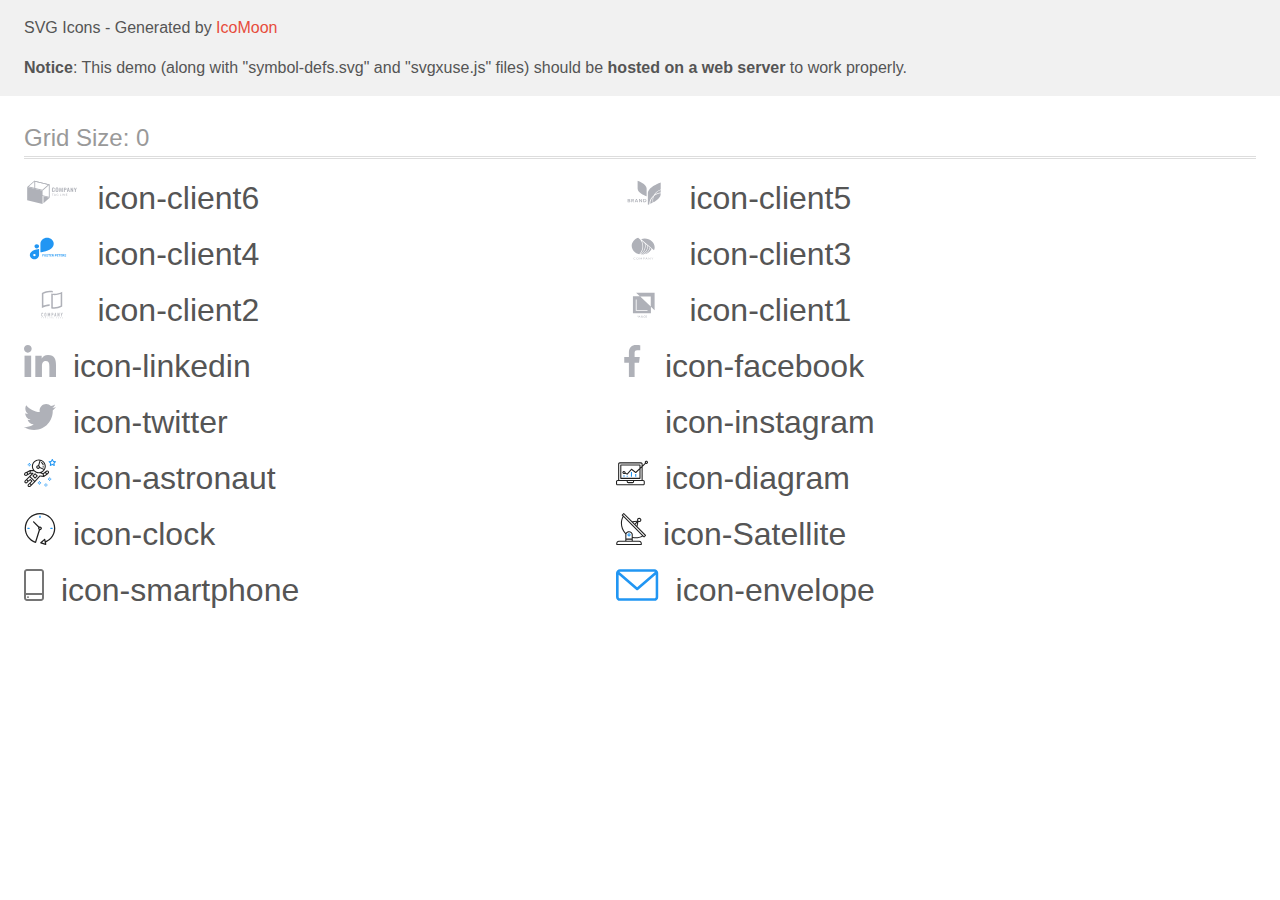
<file: image/icon-original/demo-external-svg.html>
<!doctype html>
<html>
<head>
    <title>IcoMoon - SVG Icons</title>
    <meta charset="utf-8">
    <meta name="viewport" content="width=device-width, initial-scale=1">
    <link rel="stylesheet" href="demo-files/demo.css">
    <link rel="stylesheet" href="style.css">
</head>
<body>
<header class="bgc1 clearfix">
<div class="mhl">
    <p>SVG Icons - Generated by <a href="https://icomoon.io/app">IcoMoon</a></p><p><strong>Notice</strong>: This demo (along with "symbol-defs.svg" and "svgxuse.js" files) should be <b>hosted on a web server</b> to work properly.</p>
</div>
</header>
    <div class="clearfix mhl ptl">
        <h1 class="mvm mtn fgc1">Grid Size: 0</h1>
        <div class="glyph fs1">
            <div class="clearfix pbs">
                <svg class="icon icon-client6"><use xlink:href="symbol-defs.svg#icon-client6"></use></svg><span class="name"> icon-client6</span>
            </div>
        </div>
        <div class="glyph fs1">
            <div class="clearfix pbs">
                <svg class="icon icon-client5"><use xlink:href="symbol-defs.svg#icon-client5"></use></svg><span class="name"> icon-client5</span>
            </div>
        </div>
        <div class="glyph fs1">
            <div class="clearfix pbs">
                <svg class="icon icon-client4"><use xlink:href="symbol-defs.svg#icon-client4"></use></svg><span class="name"> icon-client4</span>
            </div>
        </div>
        <div class="glyph fs1">
            <div class="clearfix pbs">
                <svg class="icon icon-client3"><use xlink:href="symbol-defs.svg#icon-client3"></use></svg><span class="name"> icon-client3</span>
            </div>
        </div>
        <div class="glyph fs1">
            <div class="clearfix pbs">
                <svg class="icon icon-client2"><use xlink:href="symbol-defs.svg#icon-client2"></use></svg><span class="name"> icon-client2</span>
            </div>
        </div>
        <div class="glyph fs1">
            <div class="clearfix pbs">
                <svg class="icon icon-client1"><use xlink:href="symbol-defs.svg#icon-client1"></use></svg><span class="name"> icon-client1</span>
            </div>
        </div>
        <div class="glyph fs1">
            <div class="clearfix pbs">
                <svg class="icon icon-linkedin"><use xlink:href="symbol-defs.svg#icon-linkedin"></use></svg><span class="name"> icon-linkedin</span>
            </div>
        </div>
        <div class="glyph fs1">
            <div class="clearfix pbs">
                <svg class="icon icon-facebook"><use xlink:href="symbol-defs.svg#icon-facebook"></use></svg><span class="name"> icon-facebook</span>
            </div>
        </div>
        <div class="glyph fs1">
            <div class="clearfix pbs">
                <svg class="icon icon-twitter"><use xlink:href="symbol-defs.svg#icon-twitter"></use></svg><span class="name"> icon-twitter</span>
            </div>
        </div>
        <div class="glyph fs1">
            <div class="clearfix pbs">
                <svg class="icon icon-instagram"><use xlink:href="symbol-defs.svg#icon-instagram"></use></svg><span class="name"> icon-instagram</span>
            </div>
        </div>
        <div class="glyph fs1">
            <div class="clearfix pbs">
                <svg class="icon icon-astronaut"><use xlink:href="symbol-defs.svg#icon-astronaut"></use></svg><span class="name"> icon-astronaut</span>
            </div>
        </div>
        <div class="glyph fs1">
            <div class="clearfix pbs">
                <svg class="icon icon-diagram"><use xlink:href="symbol-defs.svg#icon-diagram"></use></svg><span class="name"> icon-diagram</span>
            </div>
        </div>
        <div class="glyph fs1">
            <div class="clearfix pbs">
                <svg class="icon icon-clock"><use xlink:href="symbol-defs.svg#icon-clock"></use></svg><span class="name"> icon-clock</span>
            </div>
        </div>
        <div class="glyph fs1">
            <div class="clearfix pbs">
                <svg class="icon icon-Satellite"><use xlink:href="symbol-defs.svg#icon-Satellite"></use></svg><span class="name"> icon-Satellite</span>
            </div>
        </div>
        <div class="glyph fs1">
            <div class="clearfix pbs">
                <svg class="icon icon-smartphone"><use xlink:href="symbol-defs.svg#icon-smartphone"></use></svg><span class="name"> icon-smartphone</span>
            </div>
        </div>
        <div class="glyph fs1">
            <div class="clearfix pbs">
                <svg class="icon icon-envelope"><use xlink:href="symbol-defs.svg#icon-envelope"></use></svg><span class="name"> icon-envelope</span>
            </div>
        </div>
  </div>
<script defer src="svgxuse.js"></script>
</body>
</html>
</file>
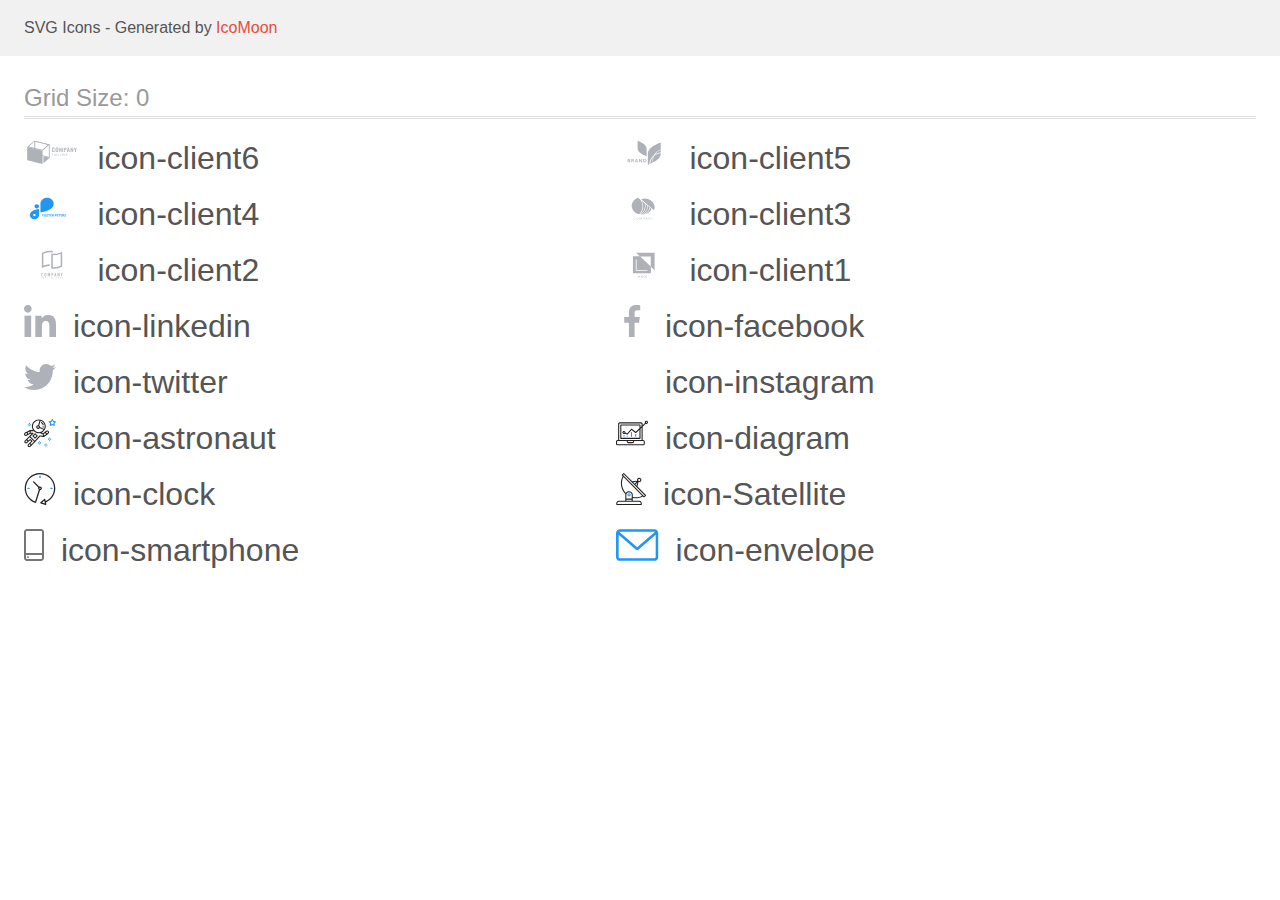
<file: image/icon-original/demo.html>
<!doctype html>
<html>
<head>
    <title>IcoMoon - SVG Icons</title>
    <meta charset="utf-8">
    <meta name="viewport" content="width=device-width, initial-scale=1">
    <link rel="stylesheet" href="demo-files/demo.css">
    <link rel="stylesheet" href="style.css">
</head>
<body>
<svg aria-hidden="true" style="position: absolute; width: 0; height: 0; overflow: hidden;" version="1.1" xmlns="http://www.w3.org/2000/svg" xmlns:xlink="http://www.w3.org/1999/xlink">
<defs>
<symbol id="icon-client6" viewBox="0 0 57 32">
<path fill="#afb1b8" style="fill: var(--color1, #afb1b8)" d="M28.493 14.618c-0.236-0.315-0.349-0.686-0.323-1.061v-1.538c0-0.471 0.107-0.83 0.321-1.075s0.581-0.367 1.102-0.366c0.489 0 0.836 0.104 1.042 0.313 0.224 0.266 0.333 0.592 0.308 0.92v0.361h-0.875v-0.366c0.003-0.12-0.005-0.24-0.025-0.358-0.013-0.081-0.057-0.156-0.125-0.213-0.090-0.061-0.203-0.091-0.317-0.083-0.12-0.008-0.239 0.024-0.333 0.088-0.076 0.063-0.127 0.145-0.145 0.235-0.025 0.126-0.037 0.253-0.034 0.38v1.866c-0.014 0.18 0.025 0.36 0.112 0.524 0.044 0.055 0.104 0.099 0.175 0.127s0.149 0.038 0.226 0.029c0.112 0.008 0.223-0.022 0.31-0.084 0.071-0.061 0.117-0.141 0.13-0.227 0.020-0.124 0.030-0.249 0.027-0.374v-0.379h0.875v0.346c0.025 0.342-0.082 0.682-0.303 0.967-0.201 0.228-0.544 0.343-1.047 0.343s-0.884-0.122-1.1-0.375z"></path>
<path fill="#afb1b8" style="fill: var(--color1, #afb1b8)" d="M32.137 14.633c-0.221-0.239-0.332-0.588-0.332-1.050v-1.617c0-0.457 0.11-0.802 0.332-1.037s0.591-0.351 1.109-0.35c0.515 0 0.882 0.117 1.103 0.35 0.221 0.235 0.333 0.58 0.333 1.037v1.617c0 0.457-0.112 0.807-0.337 1.048s-0.591 0.361-1.1 0.361c-0.509 0-0.886-0.122-1.109-0.36zM33.654 14.245c0.079-0.15 0.115-0.314 0.105-0.479v-1.98c0.010-0.161-0.025-0.322-0.103-0.469-0.044-0.057-0.106-0.101-0.179-0.129s-0.152-0.037-0.231-0.027c-0.079-0.009-0.159 0-0.231 0.028s-0.135 0.072-0.18 0.129c-0.080 0.146-0.116 0.308-0.105 0.469v1.99c-0.011 0.165 0.025 0.329 0.105 0.479 0.051 0.050 0.114 0.091 0.185 0.119s0.147 0.042 0.225 0.042c0.078 0 0.154-0.014 0.225-0.042s0.134-0.068 0.185-0.119v-0.009z"></path>
<path fill="#afb1b8" style="fill: var(--color1, #afb1b8)" d="M35.735 10.626h0.942l0.708 2.984 0.725-2.984h0.917l0.092 4.308h-0.678l-0.072-2.994-0.699 2.994h-0.544l-0.725-3.005-0.067 3.005h-0.685l0.085-4.308z"></path>
<path fill="#afb1b8" style="fill: var(--color1, #afb1b8)" d="M40.176 10.626h1.468c0.846 0 1.268 0.408 1.268 1.223 0 0.781-0.445 1.171-1.335 1.17h-0.5v1.915h-0.906l0.005-4.308zM41.43 12.467c0.090 0.010 0.18 0.003 0.266-0.021s0.165-0.063 0.232-0.115c0.104-0.146 0.15-0.316 0.13-0.486 0.005-0.131-0.010-0.263-0.044-0.391-0.013-0.043-0.036-0.083-0.067-0.118s-0.070-0.065-0.114-0.087c-0.126-0.052-0.265-0.076-0.404-0.069h-0.352v1.287h0.352z"></path>
<path fill="#afb1b8" style="fill: var(--color1, #afb1b8)" d="M44.218 10.626h0.973l0.998 4.308h-0.844l-0.197-0.993h-0.868l-0.203 0.993h-0.857l0.998-4.308zM45.050 13.441l-0.339-1.808-0.339 1.808h0.678z"></path>
<path fill="#afb1b8" style="fill: var(--color1, #afb1b8)" d="M46.996 10.626h0.634l1.214 2.457v-2.457h0.752v4.308h-0.603l-1.221-2.565v2.565h-0.777l0.002-4.308z"></path>
<path fill="#afb1b8" style="fill: var(--color1, #afb1b8)" d="M51.357 13.291l-1.009-2.659h0.85l0.616 1.708 0.578-1.708h0.832l-0.997 2.659v1.642h-0.87v-1.642z"></path>
<path fill="#afb1b8" style="fill: var(--color1, #afb1b8)" d="M29.892 16.817v0.225h-0.739v1.75h-0.31v-1.75h-0.743v-0.225h1.792z"></path>
<path fill="#afb1b8" style="fill: var(--color1, #afb1b8)" d="M32.209 18.793h-0.239c-0.024 0.001-0.048-0.005-0.067-0.019-0.018-0.011-0.032-0.027-0.040-0.045l-0.214-0.469h-1.026l-0.214 0.469c-0.006 0.020-0.017 0.038-0.033 0.053-0.019 0.013-0.043 0.020-0.067 0.019h-0.239l0.906-1.976h0.315l0.917 1.968zM30.709 18.059h0.855l-0.362-0.804c-0.027-0.061-0.049-0.123-0.067-0.186-0.013 0.038-0.024 0.073-0.034 0.105l-0.033 0.083-0.359 0.802z"></path>
<path fill="#afb1b8" style="fill: var(--color1, #afb1b8)" d="M33.771 18.599c0.057 0.003 0.114 0.003 0.17 0 0.049-0.004 0.097-0.012 0.145-0.023 0.044-0.009 0.088-0.021 0.13-0.036 0.040-0.014 0.080-0.031 0.121-0.048v-0.444h-0.362c-0.009 0-0.018-0.001-0.026-0.003s-0.016-0.007-0.023-0.012c-0.006-0.004-0.011-0.010-0.014-0.016s-0.005-0.013-0.004-0.020v-0.152h0.703v0.757c-0.057 0.035-0.118 0.067-0.181 0.094-0.065 0.028-0.132 0.050-0.201 0.067-0.074 0.019-0.15 0.032-0.227 0.041-0.088 0.008-0.176 0.013-0.264 0.012-0.156 0.001-0.311-0.024-0.457-0.073-0.136-0.047-0.259-0.117-0.362-0.206-0.101-0.090-0.18-0.196-0.234-0.313-0.057-0.131-0.085-0.27-0.083-0.41-0.002-0.141 0.026-0.281 0.082-0.413 0.052-0.117 0.132-0.224 0.234-0.313 0.103-0.089 0.227-0.159 0.362-0.205 0.155-0.050 0.32-0.075 0.486-0.074 0.084-0 0.169 0.006 0.252 0.017 0.074 0.010 0.146 0.027 0.216 0.050 0.063 0.021 0.124 0.047 0.181 0.078 0.056 0.031 0.108 0.065 0.158 0.103l-0.087 0.122c-0.007 0.011-0.017 0.021-0.029 0.027s-0.027 0.010-0.041 0.010c-0.020-0.001-0.040-0.006-0.056-0.016-0.027-0.013-0.056-0.028-0.089-0.047-0.038-0.021-0.079-0.039-0.121-0.053-0.054-0.019-0.11-0.033-0.167-0.044-0.076-0.012-0.153-0.018-0.23-0.017-0.12-0.001-0.238 0.017-0.35 0.055-0.101 0.035-0.192 0.088-0.266 0.156-0.075 0.071-0.132 0.155-0.169 0.246-0.081 0.214-0.081 0.445 0 0.659 0.040 0.093 0.101 0.178 0.181 0.249 0.074 0.068 0.164 0.121 0.265 0.156 0.115 0.034 0.237 0.047 0.359 0.039v0z"></path>
<path fill="#afb1b8" style="fill: var(--color1, #afb1b8)" d="M36.659 18.567h0.989v0.225h-1.292v-1.976h0.31l-0.007 1.75z"></path>
<path fill="#afb1b8" style="fill: var(--color1, #afb1b8)" d="M38.678 18.792h-0.31v-1.976h0.31v1.976z"></path>
<path fill="#afb1b8" style="fill: var(--color1, #afb1b8)" d="M39.83 16.826c0.018 0.009 0.034 0.021 0.047 0.036l1.324 1.489c-0.002-0.023-0.002-0.047 0-0.070 0-0.022 0-0.044 0-0.064v-1.408h0.27v1.984h-0.156c-0.023 0.002-0.046-0.002-0.067-0.011-0.019-0.010-0.035-0.023-0.049-0.038l-1.323-1.488c0 0.023 0 0.045 0 0.067s0 0.042 0 0.061v1.408h-0.259v-1.976h0.161c0.017 0 0.035 0.003 0.051 0.009v0z"></path>
<path fill="#afb1b8" style="fill: var(--color1, #afb1b8)" d="M43.753 16.817v0.217h-1.098v0.652h0.89v0.21h-0.89v0.674h1.098v0.217h-1.417v-1.971h1.417z"></path>
<path fill="#afb1b8" style="fill: var(--color1, #afb1b8)" d="M11.286 4.616l13.757 3.372v11.818l-13.757-3.371v-11.819zM10.404 3.609v13.401l15.52 3.806v-13.399l-15.52-3.807z"></path>
<path fill="#afb1b8" style="fill: var(--color1, #afb1b8)" d="M18.722 27.036l-15.522-3.809v-13.399l15.522 3.807v13.401z"></path>
<path fill="#afb1b8" style="fill: var(--color1, #afb1b8)" d="M10.661 4.465l13.578 3.33-5.774 4.987-13.58-3.332 5.776-4.985zM10.404 3.609l-7.204 6.219 15.522 3.807 7.202-6.219-15.52-3.807z"></path>
<path fill="#afb1b8" style="fill: var(--color1, #afb1b8)" d="M19.595 26.282l6.329-5.465-6.329-1.553v7.018z"></path>
</symbol>
<symbol id="icon-client5" viewBox="0 0 57 32">
<path fill="#afb1b8" style="fill: var(--color1, #afb1b8)" d="M14.27 23.859c0.13 0.147 0.199 0.332 0.196 0.521 0.007 0.123-0.017 0.247-0.070 0.361s-0.132 0.216-0.233 0.297c-0.252 0.175-0.565 0.26-0.881 0.24h-1.549v-3.302h1.517c0.299-0.018 0.596 0.059 0.84 0.219 0.098 0.075 0.176 0.17 0.227 0.277s0.074 0.224 0.068 0.341c0.009 0.182-0.054 0.361-0.176 0.505-0.118 0.131-0.28 0.222-0.462 0.258 0.205 0.034 0.391 0.134 0.523 0.282v0zM12.454 23.36h0.648c0.147 0.010 0.294-0.029 0.412-0.11 0.049-0.040 0.087-0.090 0.111-0.146s0.034-0.116 0.028-0.176c0.005-0.060-0.005-0.12-0.029-0.175s-0.061-0.106-0.108-0.147c-0.122-0.083-0.273-0.123-0.425-0.111h-0.638v0.866zM13.578 24.627c0.052-0.041 0.093-0.093 0.12-0.151s0.038-0.121 0.034-0.184c0.004-0.064-0.008-0.127-0.035-0.186s-0.069-0.111-0.121-0.153c-0.127-0.086-0.283-0.128-0.44-0.119h-0.68v0.908h0.689c0.155 0.008 0.309-0.032 0.435-0.114v0z"></path>
<path fill="#afb1b8" style="fill: var(--color1, #afb1b8)" d="M17.371 25.278l-0.844-1.291h-0.317v1.291h-0.726v-3.302h1.374c0.346-0.022 0.689 0.078 0.957 0.281 0.192 0.179 0.308 0.415 0.327 0.666s-0.061 0.499-0.224 0.7c-0.17 0.178-0.401 0.296-0.655 0.336l0.898 1.32h-0.789zM16.21 23.538h0.594c0.412 0 0.618-0.167 0.618-0.5 0.004-0.068-0.007-0.136-0.033-0.2s-0.066-0.122-0.118-0.171c-0.13-0.099-0.298-0.147-0.467-0.134h-0.601l0.007 1.005z"></path>
<path fill="#afb1b8" style="fill: var(--color1, #afb1b8)" d="M21.339 24.614h-1.446l-0.255 0.665h-0.761l1.328-3.265h0.823l1.323 3.265h-0.761l-0.25-0.665zM21.145 24.114l-0.529-1.394-0.529 1.394h1.057z"></path>
<path fill="#afb1b8" style="fill: var(--color1, #afb1b8)" d="M26.305 25.278h-0.721l-1.616-2.245v2.245h-0.719v-3.302h0.719l1.616 2.258v-2.258h0.721v3.302z"></path>
<path fill="#afb1b8" style="fill: var(--color1, #afb1b8)" d="M30.417 24.488c-0.149 0.249-0.376 0.452-0.652 0.582-0.314 0.145-0.662 0.217-1.013 0.208h-1.283v-3.302h1.283c0.351-0.008 0.698 0.061 1.013 0.203 0.276 0.127 0.503 0.328 0.652 0.576 0.148 0.269 0.226 0.565 0.226 0.866s-0.077 0.598-0.226 0.866v0zM29.593 24.409c0.206-0.219 0.319-0.499 0.319-0.788s-0.113-0.569-0.319-0.788c-0.249-0.199-0.573-0.3-0.902-0.281h-0.5v2.137h0.5c0.329 0.019 0.654-0.082 0.902-0.281z"></path>
<path fill="#afb1b8" style="fill: var(--color1, #afb1b8)" d="M21.79 3.609c0 0 9.301 3.215 9.103 7.867v7.869c0 0-9.294-3.217-9.1-7.869l-0.004-7.867z"></path>
<path fill="#afb1b8" style="fill: var(--color1, #afb1b8)" d="M39.179 17.503c1.757-1.107 3.788-1.792 5.909-1.994v-2.463c-2.444 0.862-4.517 2.426-5.909 4.457v0z"></path>
<path fill="#afb1b8" style="fill: var(--color1, #afb1b8)" d="M38.124 18.245c1.438-2.651 3.93-4.696 6.964-5.715v-7.098c0 0-13.245 4.58-12.965 11.205v11.203c0 0 0.59-0.205 1.519-0.589 0-0.358 0-0.719 0.042-1.082 0.274-3.076 1.871-5.926 4.44-7.924v0z"></path>
<path fill="#afb1b8" style="fill: var(--color1, #afb1b8)" d="M36.864 22.407c0.070-0.777 0.225-1.546 0.463-2.294-1.599 1.725-2.568 3.866-2.77 6.122-0.019 0.213-0.030 0.426-0.035 0.645 0.752-0.331 1.628-0.744 2.548-1.229-0.235-1.067-0.304-2.159-0.206-3.244v0z"></path>
<path fill="#afb1b8" style="fill: var(--color1, #afb1b8)" d="M37.391 22.447c-0.088 0.982-0.033 1.969 0.164 2.938 3.619-1.983 7.685-5.046 7.528-8.748v-0.323c-2.585 0.265-5.004 1.3-6.885 2.946-0.44 1.020-0.712 2.094-0.807 3.188v0z"></path>
</symbol>
<symbol id="icon-client4" viewBox="0 0 57 32">
<path fill="#2196f3" style="fill: var(--color2, #2196f3)" d="M12.878 11.255h-0.002c-1.279 0-2.316 0.921-2.316 2.058v0.001c0 1.137 1.037 2.058 2.316 2.058h0.002c1.279 0 2.316-0.921 2.316-2.058v-0.001c0-1.137-1.037-2.058-2.316-2.058z"></path>
<path fill="#2196f3" style="fill: var(--color2, #2196f3)" d="M29.971 10.597c-0.004-1.579-0.711-3.092-1.967-4.208s-2.958-1.745-4.735-1.749v0c-1.777 0.003-3.48 0.631-4.737 1.748s-1.964 2.63-1.968 4.209v0 8.706c0 0 13.405-1.327 13.406-8.704v-0.001z"></path>
<path fill="#2196f3" style="fill: var(--color2, #2196f3)" d="M5.867 22.16c0.003 1.098 0.496 2.151 1.369 2.928s2.058 1.215 3.294 1.218v0c1.236-0.003 2.42-0.441 3.294-1.218s1.366-1.829 1.37-2.927v0-6.057c0 0-9.327 0.924-9.327 6.056zM10.53 23.245c-0.242 0-0.478-0.064-0.678-0.183s-0.357-0.289-0.45-0.487c-0.092-0.198-0.117-0.417-0.069-0.627s0.163-0.404 0.334-0.556c0.171-0.152 0.388-0.255 0.625-0.297s0.482-0.020 0.706 0.062c0.223 0.082 0.414 0.221 0.548 0.4s0.206 0.388 0.206 0.603c0.001 0.143-0.031 0.284-0.092 0.417s-0.151 0.252-0.264 0.353c-0.114 0.101-0.248 0.182-0.397 0.236s-0.308 0.083-0.468 0.083v-0.004z"></path>
<path fill="#2196f3" style="fill: var(--color2, #2196f3)" d="M19.956 22.647h-0.9v0.93h-0.469v-2.275h1.481v0.38h-1.012v0.588h0.9v0.378zM22.209 22.491c0 0.224-0.040 0.42-0.119 0.589s-0.193 0.299-0.341 0.391c-0.147 0.092-0.316 0.137-0.506 0.137-0.189 0-0.357-0.045-0.505-0.136s-0.262-0.22-0.344-0.387c-0.081-0.169-0.122-0.363-0.123-0.581v-0.112c0-0.224 0.040-0.421 0.12-0.591 0.081-0.171 0.195-0.302 0.342-0.392 0.148-0.092 0.317-0.137 0.506-0.137s0.358 0.046 0.505 0.137c0.148 0.091 0.262 0.221 0.342 0.392 0.081 0.17 0.122 0.366 0.122 0.589v0.102zM21.734 22.388c0-0.238-0.043-0.42-0.128-0.544s-0.207-0.186-0.366-0.186c-0.157 0-0.279 0.061-0.364 0.184-0.085 0.122-0.129 0.301-0.13 0.538v0.111c0 0.232 0.043 0.412 0.128 0.541s0.208 0.192 0.369 0.192c0.157 0 0.278-0.061 0.363-0.184 0.084-0.124 0.127-0.304 0.128-0.541v-0.111zM23.73 22.98c0-0.089-0.031-0.156-0.094-0.203-0.063-0.048-0.175-0.098-0.337-0.15-0.163-0.053-0.291-0.105-0.386-0.156-0.258-0.14-0.387-0.328-0.387-0.564 0-0.123 0.034-0.232 0.103-0.328 0.070-0.097 0.169-0.172 0.298-0.227 0.13-0.054 0.276-0.081 0.438-0.081 0.163 0 0.307 0.030 0.434 0.089 0.127 0.058 0.226 0.141 0.295 0.248s0.106 0.229 0.106 0.366h-0.469c0-0.104-0.033-0.185-0.098-0.242s-0.158-0.087-0.277-0.087c-0.115 0-0.204 0.024-0.267 0.073-0.064 0.048-0.095 0.111-0.095 0.191 0 0.074 0.037 0.136 0.111 0.186 0.075 0.050 0.185 0.097 0.33 0.141 0.267 0.080 0.461 0.18 0.583 0.298s0.183 0.267 0.183 0.444c0 0.197-0.075 0.352-0.223 0.464-0.149 0.111-0.349 0.167-0.602 0.167-0.175 0-0.334-0.032-0.478-0.095-0.144-0.065-0.254-0.153-0.33-0.264s-0.113-0.241-0.113-0.388h0.47c0 0.251 0.15 0.377 0.45 0.377 0.111 0 0.198-0.022 0.261-0.067 0.063-0.046 0.094-0.109 0.094-0.191zM26.231 21.682h-0.697v1.895h-0.469v-1.895h-0.687v-0.38h1.853v0.38zM27.869 22.591h-0.9v0.609h1.056v0.377h-1.525v-2.275h1.522v0.38h-1.053v0.542h0.9v0.367zM29.142 22.744h-0.373v0.833h-0.469v-2.275h0.845c0.269 0 0.476 0.060 0.622 0.18s0.219 0.289 0.219 0.508c0 0.155-0.034 0.285-0.102 0.389-0.067 0.103-0.168 0.185-0.305 0.247l0.492 0.93v0.022h-0.503l-0.427-0.833zM28.769 22.365h0.378c0.118 0 0.209-0.030 0.273-0.089 0.065-0.060 0.097-0.143 0.097-0.248 0-0.107-0.031-0.192-0.092-0.253-0.060-0.061-0.154-0.092-0.28-0.092h-0.377v0.683zM31.609 22.775v0.802h-0.469v-2.275h0.887c0.171 0 0.321 0.031 0.45 0.094s0.23 0.152 0.3 0.267c0.070 0.115 0.105 0.245 0.105 0.392 0 0.223-0.077 0.399-0.23 0.528-0.152 0.128-0.363 0.192-0.633 0.192h-0.411zM31.609 22.396h0.419c0.124 0 0.218-0.029 0.283-0.088 0.066-0.058 0.098-0.142 0.098-0.25 0-0.111-0.033-0.202-0.098-0.27s-0.156-0.104-0.272-0.106h-0.43v0.714zM34.575 22.591h-0.9v0.609h1.056v0.377h-1.525v-2.275h1.522v0.38h-1.053v0.542h0.9v0.367zM36.75 21.682h-0.697v1.895h-0.469v-1.895h-0.688v-0.38h1.853v0.38zM38.387 22.591h-0.9v0.609h1.056v0.377h-1.525v-2.275h1.522v0.38h-1.053v0.542h0.9v0.367zM39.661 22.744h-0.373v0.833h-0.469v-2.275h0.845c0.269 0 0.476 0.060 0.622 0.18s0.219 0.289 0.219 0.508c0 0.155-0.034 0.285-0.102 0.389-0.067 0.103-0.168 0.185-0.305 0.247l0.492 0.93v0.022h-0.503l-0.427-0.833zM39.287 22.365h0.378c0.118 0 0.209-0.030 0.273-0.089 0.065-0.060 0.097-0.143 0.097-0.248 0-0.107-0.031-0.192-0.092-0.253-0.060-0.061-0.154-0.092-0.28-0.092h-0.377v0.683zM42.042 22.98c0-0.089-0.031-0.156-0.094-0.203-0.063-0.048-0.175-0.098-0.337-0.15-0.163-0.053-0.291-0.105-0.386-0.156-0.258-0.14-0.388-0.328-0.388-0.564 0-0.123 0.034-0.232 0.103-0.328 0.070-0.097 0.169-0.172 0.298-0.227 0.13-0.054 0.276-0.081 0.438-0.081 0.163 0 0.307 0.030 0.434 0.089 0.127 0.058 0.226 0.141 0.295 0.248 0.071 0.107 0.106 0.229 0.106 0.366h-0.469c0-0.104-0.033-0.185-0.098-0.242s-0.158-0.087-0.277-0.087c-0.115 0-0.204 0.024-0.267 0.073-0.064 0.048-0.095 0.111-0.095 0.191 0 0.074 0.037 0.136 0.111 0.186 0.075 0.050 0.185 0.097 0.33 0.141 0.267 0.080 0.461 0.18 0.583 0.298s0.183 0.267 0.183 0.444c0 0.197-0.074 0.352-0.223 0.464-0.149 0.111-0.349 0.167-0.602 0.167-0.175 0-0.334-0.032-0.478-0.095-0.144-0.065-0.254-0.153-0.33-0.264-0.075-0.111-0.112-0.241-0.112-0.388h0.47c0 0.251 0.15 0.377 0.45 0.377 0.111 0 0.198-0.022 0.261-0.067 0.063-0.046 0.094-0.109 0.094-0.191z"></path>
</symbol>
<symbol id="icon-client3" viewBox="0 0 57 32">
<path fill="#afb1b8" style="fill: var(--color1, #afb1b8)" d="M19.417 26.187c0.008 0 0.017 0.002 0.025 0.005s0.015 0.007 0.020 0.013l0.116 0.111c-0.090 0.090-0.202 0.162-0.327 0.211-0.147 0.053-0.305 0.079-0.464 0.076-0.149 0.003-0.298-0.021-0.436-0.071-0.125-0.045-0.237-0.113-0.329-0.2-0.094-0.089-0.166-0.194-0.212-0.308-0.051-0.127-0.076-0.261-0.074-0.396-0.002-0.135 0.025-0.27 0.080-0.397 0.051-0.115 0.127-0.22 0.225-0.308 0.099-0.087 0.218-0.155 0.349-0.201 0.143-0.048 0.296-0.072 0.449-0.071 0.143-0.003 0.285 0.019 0.417 0.064 0.115 0.043 0.221 0.104 0.313 0.178l-0.097 0.119c-0.007 0.008-0.015 0.016-0.025 0.021-0.012 0.007-0.025 0.010-0.039 0.009-0.015-0.001-0.030-0.005-0.042-0.013l-0.052-0.032-0.073-0.040c-0.031-0.015-0.064-0.028-0.097-0.039-0.043-0.013-0.087-0.024-0.132-0.032-0.057-0.009-0.115-0.013-0.173-0.013-0.111-0.001-0.22 0.017-0.323 0.053-0.096 0.034-0.182 0.084-0.253 0.149-0.073 0.069-0.128 0.15-0.164 0.238-0.041 0.101-0.061 0.207-0.060 0.313-0.002 0.108 0.018 0.216 0.060 0.318 0.035 0.087 0.090 0.167 0.161 0.236 0.067 0.064 0.149 0.114 0.241 0.147 0.095 0.034 0.197 0.051 0.3 0.050 0.059 0.001 0.119-0.003 0.177-0.010 0.096-0.010 0.188-0.039 0.269-0.085 0.041-0.023 0.079-0.049 0.115-0.078 0.015-0.012 0.035-0.020 0.055-0.020v0z"></path>
<path fill="#afb1b8" style="fill: var(--color1, #afb1b8)" d="M22.776 25.629c0.002 0.134-0.025 0.267-0.078 0.393-0.047 0.114-0.122 0.218-0.219 0.305s-0.214 0.155-0.344 0.2c-0.285 0.094-0.599 0.094-0.884 0-0.129-0.046-0.245-0.114-0.342-0.201-0.097-0.089-0.172-0.194-0.221-0.308-0.105-0.255-0.105-0.533 0-0.787 0.050-0.115 0.125-0.22 0.221-0.31 0.097-0.084 0.214-0.15 0.342-0.193 0.284-0.096 0.6-0.096 0.884 0 0.129 0.046 0.246 0.114 0.343 0.201 0.096 0.088 0.17 0.191 0.22 0.304 0.054 0.127 0.080 0.261 0.078 0.395zM22.47 25.629c0.002-0.107-0.016-0.214-0.055-0.316-0.033-0.087-0.086-0.168-0.156-0.236-0.068-0.065-0.152-0.116-0.246-0.149-0.207-0.069-0.436-0.069-0.643 0-0.094 0.033-0.178 0.084-0.246 0.149-0.071 0.068-0.125 0.149-0.157 0.236-0.074 0.206-0.074 0.426 0 0.632 0.033 0.087 0.086 0.168 0.157 0.236 0.068 0.065 0.152 0.115 0.246 0.148 0.207 0.067 0.435 0.067 0.643 0 0.093-0.033 0.177-0.083 0.246-0.148 0.070-0.069 0.123-0.149 0.156-0.236 0.039-0.102 0.058-0.209 0.055-0.316v0z"></path>
<path fill="#afb1b8" style="fill: var(--color1, #afb1b8)" d="M25.067 25.96l0.030 0.071c0.012-0.025 0.022-0.048 0.033-0.071 0.011-0.024 0.024-0.047 0.038-0.070l0.743-1.174c0.015-0.020 0.028-0.033 0.042-0.037 0.020-0.005 0.040-0.007 0.061-0.006h0.22v1.909h-0.26v-1.404c0-0.018 0-0.038 0-0.059-0.001-0.022-0.001-0.044 0-0.066l-0.747 1.19c-0.009 0.018-0.025 0.033-0.044 0.043s-0.041 0.016-0.064 0.016h-0.042c-0.023 0-0.045-0.005-0.064-0.016s-0.034-0.026-0.044-0.044l-0.769-1.198c0 0.023 0 0.046 0 0.068s0 0.043 0 0.061v1.404h-0.252v-1.905h0.22c0.021-0.001 0.041 0.001 0.061 0.006 0.018 0.008 0.032 0.021 0.041 0.037l0.759 1.175c0.015 0.022 0.028 0.045 0.038 0.068v0z"></path>
<path fill="#afb1b8" style="fill: var(--color1, #afb1b8)" d="M27.864 25.865v0.715h-0.291v-1.906h0.649c0.122-0.002 0.244 0.012 0.362 0.042 0.094 0.023 0.181 0.064 0.256 0.119 0.065 0.052 0.114 0.116 0.145 0.187 0.034 0.078 0.051 0.161 0.049 0.244 0.001 0.084-0.017 0.167-0.054 0.244-0.035 0.073-0.089 0.138-0.157 0.191-0.075 0.057-0.162 0.1-0.257 0.126-0.113 0.031-0.232 0.046-0.35 0.044l-0.352-0.005zM27.864 25.66h0.352c0.076 0.001 0.153-0.009 0.225-0.029 0.060-0.018 0.115-0.046 0.163-0.082 0.044-0.035 0.078-0.078 0.099-0.126 0.024-0.051 0.036-0.105 0.035-0.16 0.003-0.053-0.007-0.106-0.029-0.155s-0.057-0.094-0.102-0.13c-0.111-0.075-0.251-0.112-0.391-0.102h-0.352v0.786z"></path>
<path fill="#afb1b8" style="fill: var(--color1, #afb1b8)" d="M31.772 26.583h-0.23c-0.023 0.001-0.046-0.006-0.064-0.018-0.017-0.012-0.029-0.027-0.038-0.044l-0.198-0.461h-0.993l-0.205 0.461c-0.008 0.017-0.020 0.032-0.036 0.043-0.018 0.013-0.042 0.020-0.065 0.019h-0.23l0.872-1.909h0.302l0.884 1.909zM30.333 25.874h0.82l-0.346-0.777c-0.026-0.058-0.048-0.118-0.065-0.179l-0.034 0.1c-0.010 0.030-0.022 0.058-0.032 0.081l-0.343 0.776z"></path>
<path fill="#afb1b8" style="fill: var(--color1, #afb1b8)" d="M33.029 24.682c0.017 0.008 0.032 0.020 0.044 0.034l1.272 1.439c0-0.023 0-0.046 0-0.067s0-0.043 0-0.063v-1.352h0.26v1.909h-0.145c-0.021 0.001-0.041-0.003-0.060-0.011-0.018-0.009-0.034-0.021-0.047-0.035l-1.271-1.438c0.001 0.022 0.001 0.044 0 0.066 0 0.021 0 0.040 0 0.058v1.361h-0.26v-1.909h0.154c0.018-0 0.036 0.003 0.052 0.009v0z"></path>
<path fill="#afb1b8" style="fill: var(--color1, #afb1b8)" d="M36.748 25.823v0.758h-0.291v-0.758l-0.804-1.15h0.26c0.022-0.001 0.045 0.005 0.063 0.016 0.016 0.012 0.029 0.027 0.039 0.043l0.503 0.742c0.020 0.032 0.038 0.061 0.052 0.088s0.026 0.054 0.036 0.081l0.038-0.082c0.014-0.030 0.031-0.059 0.049-0.087l0.496-0.747c0.010-0.015 0.023-0.028 0.038-0.040 0.017-0.013 0.040-0.020 0.063-0.019h0.263l-0.806 1.155z"></path>
<path fill="#afb1b8" style="fill: var(--color1, #afb1b8)" d="M24.923 21.47c0.127 0.014 0.255 0.025 0.384 0.035 1.962-0.763 3.622-2.011 4.772-3.588s1.74-3.415 1.695-5.282l-2.162-1.879c0.44 1.988 0.234 4.043-0.594 5.935s-2.245 3.547-4.094 4.779v0z"></path>
<path fill="#afb1b8" style="fill: var(--color1, #afb1b8)" d="M24.151 21.383l0.058 0.010c1.975-1.228 3.482-2.942 4.323-4.921s0.981-4.133 0.4-6.181l-3.080-2.676c1.246 2.2 1.747 4.661 1.446 7.098s-1.393 4.75-3.147 6.67v0z"></path>
<path fill="#afb1b8" style="fill: var(--color1, #afb1b8)" d="M34.596 14.841c-0.523 2.052-1.794 3.902-3.624 5.276-0.534 0.404-1.111 0.763-1.722 1.074 1.49-0.38 2.859-1.053 4.003-1.966s2.030-2.042 2.592-3.3l-1.249-1.084z"></path>
<path fill="#afb1b8" style="fill: var(--color1, #afb1b8)" d="M34.106 14.539l-1.778-1.545c-0.034 1.762-0.61 3.483-1.669 4.986s-2.562 2.731-4.352 3.559h0.009c0.399-0 0.798-0.021 1.194-0.062 1.673-0.593 3.151-1.537 4.303-2.748s1.94-2.65 2.295-4.189v0z"></path>
<path fill="#afb1b8" style="fill: var(--color1, #afb1b8)" d="M24.409 6.486l-2.122-1.846c-1.897 0.637-3.528 1.756-4.68 3.212s-1.772 3.179-1.778 4.946v0c0.007 1.952 0.763 3.846 2.149 5.383s3.322 2.628 5.501 3.101c1.946-2.060 3.085-4.605 3.252-7.266s-0.647-5.299-2.323-7.53v0z"></path>
<path fill="#afb1b8" style="fill: var(--color1, #afb1b8)" d="M39.008 14.255c-0.008-2.316-1.070-4.535-2.955-6.173s-4.439-2.561-7.105-2.567v0c-1.232-0.001-2.453 0.196-3.602 0.582l12.99 11.286c0.445-0.998 0.673-2.058 0.672-3.128v0z"></path>
</symbol>
<symbol id="icon-client2" viewBox="0 0 57 32">
<path fill="#afb1b8" style="fill: var(--color1, #afb1b8)" d="M26.727 3.165h-0.073c-0.112-0.007-0.224-0.010-0.336-0.012v0h-0.243c-0.212 0-0.428 0.005-0.642 0.016-0.016-0.001-0.032-0.001-0.049 0-1.944 0.11-3.848 0.596-5.609 1.431l-0.231 0.111v11.809l0.54-0.183c0.474-0.163 0.978-0.309 1.5-0.445 1.411-0.362 2.861-0.555 4.317-0.574v1.551c-0.193 0.001-0.38 0.007-0.568 0.016h-0.045c-1.121 0.061-2.233 0.232-3.322 0.51-1.378 0.345-2.708 0.863-3.957 1.542v-15.145c1.298-0.757 2.695-1.325 4.151-1.688 1.278-0.33 2.593-0.5 3.913-0.504h0.228c0.273 0.007 0.538 0.019 0.788 0.038 0.658 0.046 1.31 0.15 1.95 0.311v1.527c-0.621-0.145-1.253-0.24-1.889-0.285-0.013-0.001-0.026-0.002-0.039-0.003-0.132-0.011-0.263-0.022-0.386-0.022zM29.415 4.726c0.339 0.026 0.689 0.038 1.044 0.038 1.388-0.005 2.769-0.182 4.114-0.528 1.378-0.346 2.706-0.865 3.956-1.543v14.875c-1.298 0.756-2.696 1.325-4.153 1.688-1.279 0.329-2.593 0.498-3.913 0.503-1 0.008-1.997-0.11-2.968-0.35v-14.971c0.229 0.053 0.465 0.102 0.706 0.142 0.394 0.066 0.81 0.115 1.214 0.145zM36.985 4.841l-0.54 0.182c-0.497 0.167-0.997 0.316-1.5 0.449-1.465 0.377-2.971 0.57-4.483 0.575-0.352 0-0.676-0.010-0.989-0.030l-0.43-0.028v12.148l0.37 0.033c0.343 0.030 0.696 0.045 1.052 0.045 1.191-0.005 2.377-0.159 3.531-0.457 0.95-0.238 1.874-0.57 2.759-0.991l0.231-0.111v-11.813z"></path>
<path fill="#afb1b8" style="fill: var(--color1, #afb1b8)" d="M19.060 24.113c-0.078-0.080-0.171-0.144-0.274-0.186s-0.214-0.061-0.326-0.057c-0.119-0.002-0.237 0.021-0.347 0.065-0.101 0.040-0.193 0.101-0.27 0.178s-0.135 0.17-0.174 0.271c-0.042 0.107-0.063 0.22-0.062 0.335v2.023c-0.005 0.143 0.022 0.284 0.080 0.415 0.048 0.104 0.117 0.196 0.202 0.271 0.081 0.068 0.176 0.117 0.278 0.144 0.098 0.028 0.2 0.042 0.302 0.042 0.113 0.001 0.224-0.023 0.326-0.070 0.101-0.044 0.193-0.108 0.27-0.187 0.075-0.079 0.135-0.171 0.177-0.271 0.043-0.102 0.065-0.212 0.065-0.323v-0.226h-0.529v0.18c0.002 0.062-0.009 0.123-0.031 0.18-0.017 0.043-0.043 0.082-0.077 0.114-0.033 0.026-0.070 0.046-0.111 0.058-0.036 0.012-0.073 0.018-0.111 0.019-0.047 0.006-0.095-0.002-0.139-0.021s-0.081-0.049-0.11-0.088c-0.050-0.081-0.074-0.176-0.070-0.271v-1.887c-0.003-0.105 0.019-0.208 0.065-0.302 0.027-0.043 0.066-0.077 0.112-0.098s0.097-0.030 0.147-0.024c0.046-0.002 0.091 0.008 0.132 0.028s0.077 0.049 0.104 0.086c0.059 0.078 0.090 0.173 0.088 0.271v0.175h0.524v-0.206c0.001-0.121-0.021-0.241-0.065-0.354-0.039-0.106-0.099-0.203-0.177-0.285v0z"></path>
<path fill="#afb1b8" style="fill: var(--color1, #afb1b8)" d="M22.202 24.090c-0.169-0.142-0.381-0.221-0.602-0.222-0.108 0-0.215 0.020-0.316 0.057-0.103 0.037-0.198 0.093-0.279 0.165-0.088 0.079-0.158 0.175-0.205 0.283-0.053 0.124-0.079 0.257-0.077 0.392v1.941c-0.004 0.137 0.023 0.272 0.077 0.397 0.048 0.104 0.118 0.197 0.205 0.271 0.081 0.075 0.176 0.133 0.279 0.171 0.101 0.037 0.208 0.056 0.316 0.057s0.215-0.020 0.316-0.057c0.105-0.038 0.202-0.096 0.286-0.171 0.084-0.076 0.152-0.168 0.2-0.271 0.054-0.125 0.081-0.261 0.077-0.397v-1.941c0.003-0.135-0.024-0.268-0.077-0.392-0.047-0.107-0.115-0.203-0.2-0.283v0zM21.955 26.706c0.004 0.052-0.003 0.104-0.021 0.152s-0.047 0.092-0.084 0.128c-0.070 0.059-0.158 0.091-0.249 0.091s-0.179-0.032-0.249-0.091c-0.037-0.036-0.066-0.080-0.084-0.128s-0.025-0.101-0.021-0.152v-1.941c-0.004-0.052 0.003-0.104 0.021-0.152s0.047-0.092 0.084-0.128c0.070-0.059 0.158-0.091 0.249-0.091s0.179 0.032 0.249 0.091c0.037 0.036 0.066 0.080 0.084 0.128s0.025 0.101 0.021 0.152v1.941z"></path>
<path fill="#afb1b8" style="fill: var(--color1, #afb1b8)" d="M26.329 27.573v-3.674h-0.509l-0.668 1.945h-0.009l-0.673-1.945h-0.503v3.674h0.525v-2.235h0.009l0.514 1.58h0.262l0.518-1.58h0.009v2.235h0.525z"></path>
<path fill="#afb1b8" style="fill: var(--color1, #afb1b8)" d="M29.311 24.157c-0.081-0.091-0.183-0.16-0.297-0.201-0.123-0.040-0.251-0.059-0.38-0.057h-0.78v3.674h0.523v-1.435h0.27c0.163 0.007 0.326-0.027 0.472-0.1 0.119-0.066 0.218-0.163 0.287-0.281 0.061-0.098 0.101-0.206 0.12-0.32 0.021-0.138 0.030-0.278 0.028-0.418 0.005-0.176-0.012-0.353-0.051-0.525-0.035-0.127-0.101-0.243-0.193-0.338v0zM29.041 25.277c-0.002 0.067-0.019 0.132-0.049 0.191-0.030 0.056-0.077 0.102-0.135 0.129-0.078 0.035-0.162 0.050-0.247 0.046h-0.239v-1.249h0.27c0.081-0.004 0.162 0.012 0.236 0.046 0.054 0.031 0.097 0.079 0.123 0.136 0.029 0.065 0.044 0.134 0.046 0.205 0 0.077 0 0.159 0 0.244s0.005 0.174 0 0.252h-0.005z"></path>
<path fill="#afb1b8" style="fill: var(--color1, #afb1b8)" d="M31.791 23.899h-0.429l-0.809 3.674h0.523l0.154-0.789h0.714l0.154 0.789h0.524l-0.83-3.674zM31.308 26.283l0.258-1.332h0.009l0.256 1.332h-0.524z"></path>
<path fill="#afb1b8" style="fill: var(--color1, #afb1b8)" d="M35.173 26.112h-0.009l-0.791-2.213h-0.503v3.674h0.523v-2.209h0.011l0.8 2.209h0.492v-3.674h-0.523v2.213z"></path>
<path fill="#afb1b8" style="fill: var(--color1, #afb1b8)" d="M38.372 23.899l-0.421 1.461h-0.011l-0.421-1.461h-0.554l0.719 2.121v1.553h0.524v-1.553l0.719-2.121h-0.554z"></path>
<path fill="#afb1b8" style="fill: var(--color1, #afb1b8)" d="M17.6 28.61h0.252v0.708h0.171v-0.708h0.251v-0.145h-0.675v0.145z"></path>
<path fill="#afb1b8" style="fill: var(--color1, #afb1b8)" d="M19.721 28.465l-0.331 0.853h0.182l0.070-0.194h0.34l0.073 0.194h0.186l-0.339-0.853h-0.182zM19.694 28.981l0.116-0.316 0.116 0.316h-0.232z"></path>
<path fill="#afb1b8" style="fill: var(--color1, #afb1b8)" d="M21.818 29.004h0.197v0.11c-0.058 0.046-0.129 0.071-0.202 0.072-0.034 0.002-0.069-0.004-0.1-0.019s-0.059-0.036-0.081-0.063c-0.045-0.065-0.068-0.143-0.063-0.222 0-0.19 0.082-0.285 0.246-0.285 0.043-0.004 0.086 0.007 0.121 0.032s0.061 0.062 0.072 0.104l0.169-0.033c-0.036-0.167-0.156-0.251-0.362-0.251-0.11-0.003-0.216 0.036-0.298 0.11-0.043 0.042-0.076 0.094-0.097 0.15s-0.030 0.117-0.025 0.178c-0.005 0.117 0.034 0.231 0.109 0.32 0.042 0.043 0.092 0.077 0.148 0.098s0.116 0.031 0.176 0.027c0.134 0.004 0.263-0.045 0.362-0.136v-0.336h-0.37v0.144z"></path>
<path fill="#afb1b8" style="fill: var(--color1, #afb1b8)" d="M23.959 28.465h-0.173v0.853h0.598v-0.145h-0.425v-0.708z"></path>
<path fill="#afb1b8" style="fill: var(--color1, #afb1b8)" d="M25.769 28.465h-0.173v0.853h0.173v-0.853z"></path>
<path fill="#afb1b8" style="fill: var(--color1, #afb1b8)" d="M27.539 29.035l-0.349-0.57h-0.167v0.853h0.161v-0.557l0.343 0.557h0.171v-0.853h-0.158v0.57z"></path>
<path fill="#afb1b8" style="fill: var(--color1, #afb1b8)" d="M29.14 28.943h0.425v-0.145h-0.425v-0.187h0.457v-0.145h-0.63v0.853h0.648v-0.145h-0.475v-0.231z"></path>
<path fill="#afb1b8" style="fill: var(--color1, #afb1b8)" d="M33.020 28.802h-0.336v-0.336h-0.171v0.853h0.171v-0.373h0.336v0.373h0.171v-0.853h-0.171v0.336z"></path>
<path fill="#afb1b8" style="fill: var(--color1, #afb1b8)" d="M34.629 28.943h0.426v-0.145h-0.426v-0.187h0.459v-0.145h-0.63v0.853h0.646v-0.145h-0.475v-0.231z"></path>
<path fill="#afb1b8" style="fill: var(--color1, #afb1b8)" d="M36.812 28.943c0.148-0.023 0.224-0.102 0.224-0.237 0.004-0.036-0.001-0.073-0.016-0.106s-0.038-0.062-0.068-0.083c-0.077-0.039-0.163-0.056-0.25-0.050h-0.362v0.853h0.171v-0.357h0.034c0.037-0.002 0.073 0.004 0.107 0.019 0.025 0.015 0.046 0.037 0.061 0.062l0.186 0.271h0.205l-0.104-0.167c-0.046-0.082-0.111-0.153-0.189-0.205v0zM36.64 28.825h-0.127v-0.214h0.135c0.059-0.005 0.118 0.002 0.174 0.020 0.012 0.011 0.022 0.025 0.029 0.040s0.009 0.032 0.009 0.049c-0.001 0.017-0.005 0.033-0.013 0.048s-0.019 0.027-0.032 0.037c-0.056 0.017-0.115 0.024-0.174 0.020v0z"></path>
<path fill="#afb1b8" style="fill: var(--color1, #afb1b8)" d="M38.458 28.943h0.425v-0.145h-0.425v-0.187h0.459v-0.145h-0.631v0.853h0.648v-0.145h-0.475v-0.231z"></path>
</symbol>
<symbol id="icon-client1" viewBox="0 0 57 32">
<path fill="#afb1b8" style="fill: var(--color1, #afb1b8)" d="M20.267 3.733l3.738 3.538-6.938-0.004v17.166h18.133v-6.564l3.733 3.534v-17.671h-18.667zM35.036 17.455l-10.597-10.032h10.597v10.032zM31.746 21.923h-11.81v-11.545h0.835v10.764h10.975v0.782zM22.725 26.72l-0.436 0.898-0.436-0.898h-0.366l0.637 1.198v0.698h0.331v-0.698l0.635-1.198h-0.365zM23.273 28.615l0.154-0.441h0.734l0.155 0.441h0.344l-0.717-1.896h-0.296l-0.716 1.896h0.342zM23.794 27.122l0.275 0.786h-0.549l0.275-0.786zM25.531 27.863c-0.048 0.073-0.072 0.153-0.072 0.241 0 0.16 0.056 0.29 0.168 0.389s0.263 0.148 0.451 0.148 0.349-0.051 0.484-0.152l0.107 0.126h0.367l-0.279-0.329c0.109-0.149 0.164-0.341 0.164-0.574h-0.275c0 0.128-0.026 0.243-0.079 0.348l-0.366-0.432 0.129-0.094c0.091-0.066 0.157-0.132 0.197-0.198s0.060-0.14 0.060-0.219c0-0.12-0.044-0.22-0.133-0.301s-0.201-0.122-0.339-0.122c-0.153 0-0.274 0.043-0.365 0.13s-0.135 0.203-0.135 0.352c0 0.061 0.014 0.124 0.043 0.189s0.081 0.144 0.155 0.237c-0.141 0.101-0.235 0.188-0.283 0.262zM26.386 28.282c-0.093 0.071-0.193 0.107-0.299 0.107-0.095 0-0.17-0.027-0.227-0.082s-0.085-0.126-0.085-0.214c0-0.102 0.052-0.192 0.156-0.271l0.040-0.029 0.414 0.488zM26.046 27.442c-0.089-0.11-0.134-0.202-0.134-0.275 0-0.063 0.018-0.116 0.055-0.158s0.085-0.063 0.147-0.063c0.057 0 0.105 0.018 0.142 0.053s0.056 0.077 0.056 0.126c0 0.075-0.027 0.136-0.081 0.184l-0.040 0.033-0.145 0.099zM29.132 28.472c0.13-0.114 0.205-0.272 0.224-0.474h-0.328c-0.017 0.135-0.059 0.232-0.124 0.29s-0.162 0.087-0.292 0.087c-0.142 0-0.249-0.054-0.323-0.161s-0.109-0.264-0.109-0.469v-0.168c0.002-0.202 0.041-0.355 0.117-0.46s0.188-0.158 0.331-0.158c0.123 0 0.217 0.030 0.28 0.091s0.104 0.158 0.12 0.294h0.328c-0.021-0.207-0.095-0.368-0.223-0.482s-0.296-0.171-0.505-0.171c-0.155 0-0.293 0.037-0.411 0.111s-0.209 0.179-0.272 0.315c-0.063 0.136-0.095 0.294-0.095 0.473v0.177c0.003 0.174 0.035 0.328 0.098 0.46s0.151 0.234 0.266 0.306c0.115 0.071 0.249 0.107 0.4 0.107 0.216 0 0.389-0.056 0.52-0.169zM31.068 28.206c0.064-0.141 0.096-0.304 0.096-0.49v-0.105c-0.001-0.185-0.034-0.347-0.099-0.486s-0.158-0.247-0.277-0.32c-0.119-0.075-0.256-0.112-0.41-0.112s-0.292 0.038-0.411 0.113c-0.119 0.075-0.211 0.183-0.277 0.324s-0.098 0.305-0.098 0.49v0.107c0.001 0.181 0.034 0.342 0.099 0.48s0.159 0.246 0.279 0.322c0.121 0.075 0.258 0.112 0.411 0.112 0.155 0 0.293-0.037 0.411-0.112s0.212-0.183 0.276-0.323zM30.716 27.135c0.080 0.112 0.12 0.273 0.12 0.483v0.099c0 0.214-0.040 0.376-0.119 0.487s-0.19 0.167-0.336 0.167c-0.144 0-0.257-0.057-0.339-0.171s-0.121-0.275-0.121-0.483v-0.109c0.002-0.204 0.043-0.362 0.122-0.473s0.192-0.168 0.335-0.168c0.146 0 0.258 0.056 0.337 0.168z"></path>
</symbol>
<symbol id="icon-linkedin" viewBox="0 0 32 32">
<path fill="#afb1b8" style="fill: var(--color1, #afb1b8)" d="M31.992 32v-0.001h0.008v-11.736c0-5.741-1.236-10.164-7.948-10.164-3.227 0-5.392 1.771-6.276 3.449h-0.093v-2.913h-6.364v21.364h6.627v-10.579c0-2.785 0.528-5.479 3.977-5.479 3.399 0 3.449 3.179 3.449 5.657v10.401h6.62z"></path>
<path fill="#afb1b8" style="fill: var(--color1, #afb1b8)" d="M0.528 10.636h6.635v21.364h-6.635v-21.364z"></path>
<path fill="#afb1b8" style="fill: var(--color1, #afb1b8)" d="M3.843 0c-2.121 0-3.843 1.721-3.843 3.843s1.721 3.879 3.843 3.879c2.121 0 3.843-1.757 3.843-3.879-0.001-2.121-1.723-3.843-3.843-3.843v0z"></path>
</symbol>
<symbol id="icon-facebook" viewBox="0 0 32 32">
<path fill="#afb1b8" style="fill: var(--color1, #afb1b8)" d="M21.329 5.313h2.921v-5.088c-0.504-0.069-2.237-0.225-4.256-0.225-4.212 0-7.097 2.649-7.097 7.519v4.481h-4.648v5.688h4.648v14.312h5.699v-14.311h4.46l0.708-5.688h-5.169v-3.919c0.001-1.644 0.444-2.769 2.735-2.769v0z"></path>
</symbol>
<symbol id="icon-twitter" viewBox="0 0 32 32">
<path fill="#afb1b8" style="fill: var(--color1, #afb1b8)" d="M32 6.078c-1.19 0.522-2.458 0.868-3.78 1.036 1.36-0.812 2.398-2.088 2.886-3.626-1.268 0.756-2.668 1.29-4.16 1.588-1.204-1.282-2.92-2.076-4.792-2.076-3.632 0-6.556 2.948-6.556 6.562 0 0.52 0.044 1.020 0.152 1.496-5.454-0.266-10.28-2.88-13.522-6.862-0.566 0.982-0.898 2.106-0.898 3.316 0 2.272 1.17 4.286 2.914 5.452-1.054-0.020-2.088-0.326-2.964-0.808 0 0.020 0 0.046 0 0.072 0 3.188 2.274 5.836 5.256 6.446-0.534 0.146-1.116 0.216-1.72 0.216-0.42 0-0.844-0.024-1.242-0.112 0.85 2.598 3.262 4.508 6.13 4.57-2.232 1.746-5.066 2.798-8.134 2.798-0.538 0-1.054-0.024-1.57-0.090 2.906 1.874 6.35 2.944 10.064 2.944 12.072 0 18.672-10 18.672-18.668 0-0.29-0.010-0.57-0.024-0.848 1.302-0.924 2.396-2.078 3.288-3.406z"></path>
</symbol>
<symbol id="icon-instagram" viewBox="0 0 32 32">
<path fill="#fff" style="fill: var(--color3, #fff)" d="M31.969 9.408c-0.075-1.7-0.35-2.869-0.744-3.882-0.406-1.075-1.032-2.038-1.851-2.838-0.8-0.813-1.769-1.444-2.832-1.844-1.019-0.394-2.182-0.669-3.882-0.744-1.713-0.081-2.257-0.1-6.601-0.1s-4.888 0.019-6.595 0.094c-1.7 0.075-2.869 0.35-3.882 0.744-1.075 0.406-2.038 1.031-2.838 1.85-0.813 0.8-1.444 1.769-1.844 2.832-0.394 1.019-0.669 2.182-0.744 3.882-0.081 1.713-0.1 2.257-0.1 6.601s0.019 4.888 0.094 6.595c0.075 1.7 0.35 2.869 0.744 3.882 0.406 1.075 1.038 2.038 1.85 2.838 0.8 0.813 1.769 1.444 2.832 1.844 1.019 0.394 2.182 0.669 3.882 0.744 1.706 0.075 2.25 0.094 6.595 0.094s4.888-0.019 6.595-0.094c1.7-0.075 2.869-0.35 3.882-0.744 2.151-0.832 3.851-2.532 4.682-4.682 0.394-1.019 0.669-2.182 0.744-3.882 0.075-1.707 0.094-2.251 0.094-6.595s-0.006-4.888-0.081-6.595zM29.087 22.473c-0.069 1.563-0.331 2.407-0.55 2.969-0.538 1.394-1.644 2.5-3.038 3.038-0.563 0.219-1.413 0.481-2.969 0.55-1.688 0.075-2.194 0.094-6.464 0.094s-4.782-0.019-6.464-0.094c-1.563-0.069-2.407-0.331-2.969-0.55-0.694-0.256-1.325-0.663-1.838-1.194-0.531-0.519-0.938-1.144-1.194-1.838-0.219-0.563-0.481-1.413-0.55-2.969-0.075-1.688-0.094-2.194-0.094-6.464s0.019-4.782 0.094-6.464c0.069-1.563 0.331-2.407 0.55-2.969 0.256-0.694 0.663-1.325 1.2-1.838 0.519-0.531 1.144-0.938 1.838-1.194 0.563-0.219 1.413-0.481 2.969-0.55 1.688-0.075 2.194-0.094 6.464-0.094 4.276 0 4.782 0.019 6.464 0.094 1.563 0.069 2.407 0.331 2.969 0.55 0.694 0.256 1.325 0.662 1.838 1.194 0.531 0.519 0.938 1.144 1.194 1.838 0.219 0.563 0.481 1.413 0.55 2.969 0.075 1.688 0.094 2.194 0.094 6.464s-0.019 4.77-0.094 6.458z"></path>
<path fill="#fff" style="fill: var(--color3, #fff)" d="M16.059 7.783c-4.538 0-8.22 3.682-8.22 8.22s3.682 8.22 8.22 8.22c4.539 0 8.22-3.682 8.22-8.22s-3.682-8.22-8.22-8.22zM16.059 21.335c-2.944 0-5.332-2.388-5.332-5.332s2.388-5.332 5.332-5.332c2.944 0 5.332 2.388 5.332 5.332s-2.388 5.332-5.332 5.332v0z"></path>
<path fill="#fff" style="fill: var(--color3, #fff)" d="M26.524 7.458c0 1.060-0.859 1.919-1.919 1.919s-1.919-0.859-1.919-1.919c0-1.060 0.859-1.919 1.919-1.919s1.919 0.859 1.919 1.919v0z"></path>
</symbol>
<symbol id="icon-astronaut" viewBox="0 0 32 32">
<path fill="#2196f3" style="fill: var(--color2, #2196f3)" d="M31.974 4.524c-0.063-0.193-0.229-0.333-0.43-0.363l-1.91-0.278-0.855-1.731c-0.179-0.365-0.777-0.365-0.956 0l-0.855 1.731-1.91 0.278c-0.201 0.029-0.367 0.17-0.431 0.363-0.062 0.193-0.011 0.405 0.135 0.547l1.383 1.348-0.326 1.903c-0.034 0.2 0.048 0.402 0.212 0.522 0.166 0.121 0.382 0.135 0.562 0.040l1.709-0.899 1.709 0.899c0.078 0.041 0.164 0.061 0.249 0.061 0.11 0 0.221-0.034 0.314-0.102 0.164-0.119 0.246-0.322 0.212-0.522l-0.326-1.903 1.383-1.348c0.145-0.142 0.197-0.354 0.135-0.547zM29.511 5.851c-0.125 0.122-0.183 0.299-0.153 0.472l0.191 1.114-1-0.526c-0.078-0.041-0.163-0.061-0.249-0.061s-0.17 0.020-0.249 0.061l-1.001 0.526 0.191-1.114c0.030-0.173-0.028-0.349-0.153-0.472l-0.81-0.789 1.119-0.163c0.174-0.025 0.324-0.134 0.402-0.292l0.5-1.013 0.5 1.013c0.078 0.157 0.228 0.267 0.402 0.292l1.119 0.163-0.809 0.789z"></path>
<path fill="#2196f3" style="fill: var(--color2, #2196f3)" d="M26.134 20.522h-1.067v1.067h1.067v-1.067z"></path>
<path fill="#2196f3" style="fill: var(--color2, #2196f3)" d="M26.134 22.656h-1.067v1.067h1.067v-1.067z"></path>
<path fill="#2196f3" style="fill: var(--color2, #2196f3)" d="M27.2 21.589h-1.067v1.067h1.067v-1.067z"></path>
<path fill="#2196f3" style="fill: var(--color2, #2196f3)" d="M25.067 21.589h-1.067v1.067h1.067v-1.067z"></path>
<path fill="#2196f3" style="fill: var(--color2, #2196f3)" d="M22.4 26.389h-1.067v1.067h1.067v-1.067z"></path>
<path fill="#2196f3" style="fill: var(--color2, #2196f3)" d="M22.4 28.522h-1.067v1.067h1.067v-1.067z"></path>
<path fill="#2196f3" style="fill: var(--color2, #2196f3)" d="M23.467 27.456h-1.067v1.067h1.067v-1.067z"></path>
<path fill="#2196f3" style="fill: var(--color2, #2196f3)" d="M21.333 27.456h-1.067v1.067h1.067v-1.067z"></path>
<path fill="#2196f3" style="fill: var(--color2, #2196f3)" d="M16 24.256h-1.067v1.067h1.067v-1.067z"></path>
<path fill="#2196f3" style="fill: var(--color2, #2196f3)" d="M16 26.389h-1.067v1.067h1.067v-1.067z"></path>
<path fill="#2196f3" style="fill: var(--color2, #2196f3)" d="M17.067 25.322h-1.067v1.067h1.067v-1.067z"></path>
<path fill="#2196f3" style="fill: var(--color2, #2196f3)" d="M14.933 25.322h-1.067v1.067h1.067v-1.067z"></path>
<path fill="#2196f3" style="fill: var(--color2, #2196f3)" d="M5.867 6.122h-1.067v1.067h1.067v-1.067z"></path>
<path fill="#2196f3" style="fill: var(--color2, #2196f3)" d="M5.867 8.255h-1.067v1.067h1.067v-1.067z"></path>
<path fill="#2196f3" style="fill: var(--color2, #2196f3)" d="M6.933 7.189h-1.067v1.067h1.067v-1.067z"></path>
<path fill="#2196f3" style="fill: var(--color2, #2196f3)" d="M4.8 7.189h-1.067v1.067h1.067v-1.067z"></path>
<path fill="#212121" style="fill: var(--color4, #212121)" d="M24.715 14.159c-0.287-0.388-0.709-0.637-1.188-0.705-0.481-0.068-0.956 0.058-1.34 0.352l-1.252 0.96-1.898 1.417-1.358-0.541c2.421-1.086 4.114-3.508 4.114-6.32 0-3.823-3.123-6.933-6.961-6.933s-6.961 3.11-6.961 6.933c0 1.386 0.414 2.674 1.12 3.758l-2.764-0.024c-0.002 0-0.003 0-0.005 0-0.009 0-0.015 0.004-0.023 0.005-0.053 0.002-0.105 0.013-0.155 0.031-0.013 0.005-0.026 0.008-0.038 0.013-0.006 0.003-0.013 0.003-0.019 0.006l-3.233 1.596c-0.001 0-0.001 0-0.001 0.001l-1.893 0.911c-0.021 0.009-0.042 0.021-0.063 0.035-0.755 0.502-1.012 1.489-0.598 2.295 0.22 0.429 0.595 0.745 1.056 0.889 0.178 0.055 0.359 0.083 0.539 0.083 0.29 0 0.577-0.071 0.839-0.211l1.388-0.738 2.264-1.169 1.357-0.008-5.442 5.416c-0.001 0.001-0.001 0.001-0.002 0.001l-1.339 1.333c-0.316 0.315-0.49 0.732-0.49 1.178s0.174 0.863 0.49 1.179c0.325 0.323 0.752 0.485 1.179 0.485s0.854-0.162 1.18-0.485l1.314-1.309 1.741-1.3 0.901 0.897-1.762 1.754c-0 0.001-0.001 0.001-0.002 0.001l-1.339 1.333c-0.316 0.315-0.49 0.732-0.49 1.178s0.174 0.863 0.49 1.179c0.325 0.323 0.753 0.485 1.18 0.485s0.855-0.162 1.18-0.485l3.482-3.467c0.001-0.001 0.001-0.001 0.001-0.002l1.010-1-0.004-0.004c0.006-0.006 0.015-0.009 0.022-0.015l5.166-5.658 3.471 0.494c0.025 0.004 0.050 0.005 0.075 0.005 0.065 0 0.127-0.015 0.187-0.038 0.018-0.006 0.033-0.015 0.050-0.023 0.019-0.010 0.039-0.015 0.058-0.027l3.213-2.133c0.012-0.008 0.018-0.021 0.029-0.029 0.013-0.010 0.029-0.014 0.041-0.026l1.271-1.191c0.662-0.62 0.753-1.635 0.212-2.362zM2.13 17.77c-0.173 0.093-0.37 0.111-0.558 0.052-0.187-0.058-0.338-0.186-0.427-0.358-0.161-0.314-0.068-0.695 0.214-0.902l1.314-0.632 0.449 1.312-0.992 0.528zM5.628 15.942l-1.548 0.8-0.439-1.283 2.027-1.001-0.040 1.484zM20.727 9.322c0 0.918-0.219 1.785-0.599 2.559l-4.181-1.899c-0.044-0.573-0.341-1.075-0.788-1.388l1.464-4.86c2.378 0.756 4.105 2.974 4.105 5.588zM8.938 9.322c0-3.235 2.644-5.867 5.894-5.867 0.253 0 0.5 0.021 0.745 0.052l-1.432 4.754c-0.019-0.001-0.037-0.006-0.057-0.006-1.033 0-1.873 0.837-1.873 1.867s0.84 1.867 1.873 1.867c0.694 0 1.294-0.383 1.618-0.945l3.862 1.755c-1.075 1.446-2.795 2.39-4.737 2.39-3.25 0-5.894-2.632-5.894-5.867zM14.894 10.122c0 0.441-0.362 0.8-0.806 0.8s-0.806-0.359-0.806-0.8c0-0.441 0.362-0.8 0.806-0.8s0.806 0.359 0.806 0.8zM2.465 25.146c-0.236 0.234-0.619 0.234-0.854 0.001-0.114-0.114-0.176-0.263-0.176-0.423s0.062-0.309 0.176-0.421l0.962-0.958 0.851 0.848-0.959 0.955zM5.679 28.88c-0.236 0.234-0.619 0.235-0.855 0.001-0.114-0.114-0.176-0.263-0.176-0.423s0.062-0.309 0.176-0.421l0.963-0.959 0.852 0.848-0.96 0.955zM9.16 25.411c-0.001 0-0.001 0-0.002 0.001l-1.765 1.76-0.852-0.848 1.763-1.755c0 0 0 0 0-0s0.001-0.001 0.002-0.001c0.040-0.040 0.065-0.088 0.090-0.135 0.007-0.014 0.020-0.026 0.026-0.040 0.017-0.041 0.019-0.085 0.026-0.129 0.003-0.025 0.014-0.047 0.014-0.073 0-0.036-0.013-0.070-0.020-0.106-0.006-0.032-0.006-0.065-0.019-0.095-0.020-0.050-0.055-0.094-0.091-0.138-0.010-0.012-0.014-0.027-0.025-0.038 0 0 0 0-0.001 0s-0.001-0.002-0.001-0.002l-1.607-1.6c-0.017-0.017-0.039-0.024-0.058-0.038-0.028-0.022-0.055-0.042-0.087-0.058-0.030-0.015-0.061-0.024-0.093-0.033-0.034-0.010-0.067-0.017-0.103-0.020-0.033-0.002-0.063 0.001-0.095 0.005-0.036 0.004-0.069 0.009-0.104 0.020-0.034 0.011-0.063 0.027-0.094 0.045-0.020 0.011-0.042 0.015-0.061 0.029l-1.773 1.324-0.901-0.897 2.399-2.386 4.361 4.289-0.928 0.919zM15.979 18.394c-0.015-0.002-0.030 0.004-0.045 0.003-0.039-0.002-0.076 0.001-0.115 0.007-0.030 0.005-0.059 0.011-0.088 0.021-0.034 0.012-0.065 0.028-0.097 0.047-0.030 0.018-0.057 0.037-0.083 0.061-0.013 0.011-0.028 0.017-0.040 0.029l-4.698 5.146-4.328-4.257 2.833-2.818c0.209-0.208 0.21-0.546 0.002-0.755-0.105-0.105-0.243-0.157-0.381-0.156v-0.001l-2.219 0.013 0.028-1.607 3.104 0.027c1.265 1.294 3.029 2.101 4.981 2.101 0.437 0 0.864-0.045 1.279-0.123 0.040 0.032 0.079 0.065 0.13 0.085l2.41 0.96 0.331 1.644-3.003-0.427zM20.020 18.572l-0.313-1.558 1.446-1.080 0.947 1.257-2.080 1.381zM23.774 15.741l-0.838 0.785-0.931-1.236 0.831-0.637c0.155-0.119 0.351-0.168 0.543-0.143 0.193 0.027 0.364 0.128 0.48 0.284 0.217 0.292 0.18 0.699-0.085 0.947z"></path>
<path fill="#212121" style="fill: var(--color4, #212121)" d="M13.602 18.544l-2.143-2.133c-0.207-0.207-0.545-0.207-0.753 0l-2.142 2.133c-0.1 0.101-0.157 0.236-0.157 0.378s0.056 0.278 0.157 0.378l2.142 2.133c0.104 0.103 0.241 0.155 0.377 0.155s0.273-0.052 0.376-0.155l2.143-2.133c0.1-0.1 0.157-0.236 0.157-0.378s-0.057-0.278-0.157-0.378zM11.083 20.303l-1.387-1.381 1.387-1.381 1.387 1.381-1.387 1.381z"></path>
<path fill="#212121" style="fill: var(--color4, #212121)" d="M17.164 5.071l-0.258 1.036c0.071 0.018 1.738 0.452 1.738 2.149h1.067c-0-2.017-1.666-2.965-2.547-3.185z"></path>
<path fill="#212121" style="fill: var(--color4, #212121)" d="M19.711 9.322h-1.067v1.067h1.067v-1.067z"></path>
</symbol>
<symbol id="icon-diagram" viewBox="0 0 32 32">
<path fill="#2196f3" style="fill: var(--color2, #2196f3)" d="M14.926 14.965h1.066v4.798h-1.066v-4.797z"></path>
<path fill="#2196f3" style="fill: var(--color2, #2196f3)" d="M19.19 17.097h1.066v2.665h-1.066v-2.665z"></path>
<path fill="#2196f3" style="fill: var(--color2, #2196f3)" d="M10.661 18.696h1.066v1.066h-1.066v-1.066z"></path>
<path fill="#2196f3" style="fill: var(--color2, #2196f3)" d="M7.463 18.163h1.066v1.599h-1.066v-1.599z"></path>
<path fill="#212121" style="fill: var(--color4, #212121)" d="M1.599 28.291h25.587c0.883 0 1.599-0.716 1.599-1.599v-2.132c0-0.883-0.716-1.599-1.599-1.599h-0.533v-13.293l3.028-2.868c0.703 0.346 1.553 0.136 2.013-0.499s0.396-1.508-0.152-2.068-1.42-0.644-2.065-0.198c-0.644 0.446-0.873 1.292-0.542 2.002l-2.281 2.163v-1.23c0-0.883-0.716-1.599-1.599-1.599h-21.322c-0.883 0-1.599 0.716-1.599 1.599v15.992h-0.533c-0.883 0-1.599 0.716-1.599 1.599v2.132c0 0.883 0.716 1.599 1.599 1.599zM30.384 4.837c0.294 0 0.533 0.239 0.533 0.533s-0.239 0.533-0.533 0.533c-0.294 0-0.533-0.239-0.533-0.533s0.239-0.533 0.533-0.533zM3.198 6.969c0-0.294 0.239-0.533 0.533-0.533h21.322c0.294 0 0.533 0.239 0.533 0.533v2.239l-1.066 1.013v-2.186c0-0.294-0.239-0.533-0.533-0.533h-19.19c-0.294 0-0.533 0.239-0.533 0.533v13.326c0 0.294 0.239 0.533 0.533 0.533h19.19c0.294 0 0.533-0.239 0.533-0.533v-9.674l1.066-1.010v12.284h-22.388v-15.992zM7.996 13.899c-0.721-0.002-1.354 0.478-1.546 1.174s0.105 1.433 0.725 1.801c0.62 0.368 1.41 0.276 1.928-0.226l1.853 0.93c0.215 0.108 0.476 0.057 0.636-0.123l3.939-4.431 3.872 2.901c0.208 0.156 0.498 0.139 0.686-0.039l3.365-3.188v8.131h-18.124v-12.26h18.124v2.66l-3.771 3.572-3.904-2.927c-0.222-0.166-0.534-0.135-0.718 0.072l-3.993 4.493-1.493-0.746c0.011-0.064 0.018-0.129 0.020-0.193 0-0.883-0.716-1.599-1.599-1.599zM8.529 15.498c0 0.294-0.239 0.533-0.533 0.533s-0.533-0.239-0.533-0.533c0-0.294 0.239-0.533 0.533-0.533s0.533 0.239 0.533 0.533zM11.727 24.027h5.331v0.533c0 0.294-0.239 0.533-0.533 0.533h-4.264c-0.294 0-0.533-0.239-0.533-0.533v-0.533zM1.066 24.56c0-0.294 0.239-0.533 0.533-0.533h9.062v0.533c0 0.883 0.716 1.599 1.599 1.599h4.264c0.883 0 1.599-0.716 1.599-1.599v-0.533h9.062c0.294 0 0.533 0.239 0.533 0.533v2.132c0 0.294-0.239 0.533-0.533 0.533h-25.587c-0.294 0-0.533-0.239-0.533-0.533v-2.132z"></path>
</symbol>
<symbol id="icon-clock" viewBox="0 0 32 32">
<path fill="#212121" style="fill: var(--color4, #212121)" d="M31.297 15.301c-0.002-8.452-6.855-15.303-15.308-15.301s-15.303 6.855-15.301 15.308c0.001 6.658 4.307 12.551 10.649 14.576 0.061 0.019 0.124 0.029 0.187 0.029 0.121-0 0.239-0.032 0.342-0.094 0.135-0.080 0.236-0.207 0.283-0.356l3.865-12.25c1.057-0.005 1.909-0.866 1.903-1.923s-0.866-1.909-1.923-1.903c-0.284 0.001-0.565 0.067-0.82 0.191l-5.106-5.107c-0.253-0.245-0.657-0.238-0.902 0.016-0.239 0.247-0.239 0.639 0 0.886l5.103 5.109c-0.392 0.799-0.168 1.764 0.536 2.309l-3.683 11.673c-7.278-2.681-11.004-10.754-8.323-18.032s10.754-11.004 18.032-8.323 11.004 10.754 8.323 18.032c-1.31 3.556-4.001 6.431-7.462 7.973l-0.398-1.874c-0.073-0.344-0.411-0.565-0.756-0.492-0.109 0.023-0.209 0.074-0.292 0.148l-3.837 3.426c-0.263 0.234-0.287 0.637-0.052 0.9 0.076 0.085 0.174 0.149 0.283 0.184l4.899 1.563c0.335 0.108 0.694-0.077 0.802-0.412 0.034-0.106 0.040-0.219 0.017-0.328l-0.391-1.839c5.664-2.388 9.342-7.942 9.329-14.089v0zM15.992 14.664c0.352 0 0.638 0.286 0.638 0.638s-0.286 0.638-0.638 0.638c-0.352 0-0.638-0.285-0.638-0.638s0.285-0.638 0.638-0.638zM18.093 29.528l2.184-1.948 0.603 2.84-2.787-0.892z"></path>
<path fill="#2196f3" style="fill: var(--color2, #2196f3)" d="M15.354 3.185v1.275c0 0.352 0.285 0.638 0.638 0.638s0.638-0.285 0.638-0.638v-1.275c0-0.352-0.286-0.638-0.638-0.638s-0.638 0.286-0.638 0.638z"></path>
<path fill="#2196f3" style="fill: var(--color2, #2196f3)" d="M3.876 14.664c-0.352 0-0.638 0.286-0.638 0.638s0.285 0.638 0.638 0.638h1.275c0.352 0 0.638-0.285 0.638-0.638s-0.285-0.638-0.638-0.638h-1.275z"></path>
<path fill="#2196f3" style="fill: var(--color2, #2196f3)" d="M28.108 15.939c0.352 0 0.638-0.285 0.638-0.638s-0.285-0.638-0.638-0.638h-1.275c-0.352 0-0.638 0.286-0.638 0.638s0.286 0.638 0.638 0.638h1.275z"></path>
</symbol>
<symbol id="icon-Satellite" viewBox="0 0 30 32">
<path fill="#212121" style="fill: var(--color4, #212121)" d="M29.859 22.098l-8.443-8.505 0.937-4.615c0.242 0.094 0.499 0.144 0.758 0.146h0.006c1.192 0.014 2.17-0.941 2.184-2.133s-0.941-2.17-2.133-2.184c-1.192-0.014-2.17 0.941-2.184 2.133-0.003 0.255 0.039 0.509 0.125 0.749l-4.96 0.605-8.091-8.133c-0.099-0.101-0.235-0.159-0.377-0.16-0.14 0.001-0.274 0.056-0.373 0.155l-1.513 1.504c-0.208 0.208-0.208 0.546 0 0.754l0.814 0.826c-3.153 5.798-2.129 12.978 2.519 17.663 0.043 0.041 0.092 0.074 0.146 0.098-0.034 0.18-0.051 0.364-0.052 0.547v6.187h-6.4c-1.472 0.002-2.665 1.195-2.667 2.667v1.067c0 0.295 0.239 0.533 0.533 0.533h24.533c0.295 0 0.533-0.239 0.533-0.533v-1.067c-0.002-1.472-1.195-2.665-2.667-2.667h-6.4v-2.742c1.003 0.21 2.024 0.317 3.049 0.32 2.458-0.003 4.877-0.615 7.040-1.783l0.818 0.823c0.099 0.101 0.235 0.159 0.377 0.16 0.14-0.001 0.274-0.056 0.373-0.155l1.513-1.504c0.208-0.208 0.208-0.546 0-0.754zM22.366 6.233c0.418-0.415 1.093-0.414 1.508 0.004s0.414 1.093-0.004 1.508c-0.2 0.199-0.47 0.31-0.752 0.31h-0.003c-0.589-0.003-1.064-0.483-1.061-1.072 0.002-0.282 0.115-0.552 0.314-0.751h-0.002zM21.11 9.738l-0.598 2.946-1.175-1.182 1.774-1.763zM20.504 8.836l-1.92 1.909-1.485-1.493 3.405-0.415zM23.090 28.8c0.884 0 1.6 0.716 1.6 1.6v0.533h-23.467v-0.533c0-0.884 0.716-1.6 1.6-1.6h20.267zM15.623 26.667v1.067h-5.333v-1.067h5.333zM10.29 25.6v-4.053c0-1.294 1.196-2.347 2.667-2.347s2.667 1.053 2.667 2.347v4.053h-5.333zM16.69 23.904v-2.357c0-1.882-1.675-3.413-3.733-3.413-1.331-0.020-2.576 0.657-3.281 1.786-4.058-4.274-4.971-10.645-2.279-15.887l18.602 18.708c-2.872 1.461-6.165 1.873-9.309 1.163zM27.979 23.22l-21.057-21.181 0.755-0.752 7.935 7.98c0.004 0 0.006 0.007 0.010 0.010l13.115 13.191-0.757 0.752z"></path>
<path fill="#2196f3" style="fill: var(--color2, #2196f3)" d="M12.961 20.267h-0.005c-0.884-0.001-1.601 0.714-1.602 1.598s0.714 1.601 1.598 1.602h0.005c0.884 0.001 1.601-0.714 1.602-1.598s-0.714-1.601-1.598-1.602zM13.335 22.245c-0.1 0.1-0.236 0.156-0.378 0.155-0.295-0.002-0.532-0.242-0.531-0.536 0.001-0.141 0.057-0.276 0.157-0.375s0.233-0.154 0.373-0.155c0.295 0.002 0.532 0.242 0.53 0.536-0.001 0.141-0.057 0.276-0.157 0.375h0.005z"></path>
</symbol>
<symbol id="icon-smartphone" viewBox="0 0 20 32">
<path fill="#757575" style="fill: var(--color5, #757575)" d="M17 0h-14c-1.654 0-3 1.346-3 3v26c0 1.654 1.346 3 3 3h14c1.654 0 3-1.346 3-3v-26c0-1.654-1.346-3-3-3zM3 2h14c0.552 0 1 0.448 1 1v21h-16v-21c0-0.552 0.448-1 1-1zM17 30h-14c-0.552 0-1-0.448-1-1v-3h16v3c0 0.552-0.448 1-1 1z"></path>
<path fill="#757575" style="fill: var(--color5, #757575)" d="M4.707 27.478c0.391 0.365 0.391 0.956 0 1.321s-1.024 0.365-1.414 0c-0.391-0.365-0.391-0.956 0-1.321s1.024-0.365 1.414 0z"></path>
</symbol>
<symbol id="icon-envelope" viewBox="0 0 43 32">
<path fill="#2196f3" style="fill: var(--color2, #2196f3)" d="M38.667 0h-34.667c-2.206 0-4 1.794-4 4v24c0 2.206 1.794 4 4 4h34.667c2.206 0 4-1.794 4-4v-24c0-2.206-1.794-4-4-4zM38.667 2.667c0.181 0 0.353 0.038 0.511 0.103l-17.844 15.466-17.844-15.466c0.158-0.066 0.33-0.103 0.511-0.103h34.667zM38.667 29.333h-34.667c-0.736 0-1.333-0.598-1.333-1.333v-22.413l17.793 15.421c0.251 0.217 0.563 0.326 0.874 0.326s0.622-0.108 0.874-0.326l17.793-15.421v22.413c0 0.736-0.598 1.333-1.333 1.333z"></path>
</symbol>
</defs>
</svg>

<header class="bgc1 clearfix">
<div class="mhl">
    <p>SVG Icons - Generated by <a href="https://icomoon.io/app">IcoMoon</a></p>
</div>
</header>
    <div class="clearfix mhl ptl">
        <h1 class="mvm mtn fgc1">Grid Size: 0</h1>
        <div class="glyph fs1">
            <div class="clearfix pbs">
                <svg class="icon icon-client6"><use xlink:href="#icon-client6"></use></svg><span class="name"> icon-client6</span>
            </div>
        </div>
        <div class="glyph fs1">
            <div class="clearfix pbs">
                <svg class="icon icon-client5"><use xlink:href="#icon-client5"></use></svg><span class="name"> icon-client5</span>
            </div>
        </div>
        <div class="glyph fs1">
            <div class="clearfix pbs">
                <svg class="icon icon-client4"><use xlink:href="#icon-client4"></use></svg><span class="name"> icon-client4</span>
            </div>
        </div>
        <div class="glyph fs1">
            <div class="clearfix pbs">
                <svg class="icon icon-client3"><use xlink:href="#icon-client3"></use></svg><span class="name"> icon-client3</span>
            </div>
        </div>
        <div class="glyph fs1">
            <div class="clearfix pbs">
                <svg class="icon icon-client2"><use xlink:href="#icon-client2"></use></svg><span class="name"> icon-client2</span>
            </div>
        </div>
        <div class="glyph fs1">
            <div class="clearfix pbs">
                <svg class="icon icon-client1"><use xlink:href="#icon-client1"></use></svg><span class="name"> icon-client1</span>
            </div>
        </div>
        <div class="glyph fs1">
            <div class="clearfix pbs">
                <svg class="icon icon-linkedin"><use xlink:href="#icon-linkedin"></use></svg><span class="name"> icon-linkedin</span>
            </div>
        </div>
        <div class="glyph fs1">
            <div class="clearfix pbs">
                <svg class="icon icon-facebook"><use xlink:href="#icon-facebook"></use></svg><span class="name"> icon-facebook</span>
            </div>
        </div>
        <div class="glyph fs1">
            <div class="clearfix pbs">
                <svg class="icon icon-twitter"><use xlink:href="#icon-twitter"></use></svg><span class="name"> icon-twitter</span>
            </div>
        </div>
        <div class="glyph fs1">
            <div class="clearfix pbs">
                <svg class="icon icon-instagram"><use xlink:href="#icon-instagram"></use></svg><span class="name"> icon-instagram</span>
            </div>
        </div>
        <div class="glyph fs1">
            <div class="clearfix pbs">
                <svg class="icon icon-astronaut"><use xlink:href="#icon-astronaut"></use></svg><span class="name"> icon-astronaut</span>
            </div>
        </div>
        <div class="glyph fs1">
            <div class="clearfix pbs">
                <svg class="icon icon-diagram"><use xlink:href="#icon-diagram"></use></svg><span class="name"> icon-diagram</span>
            </div>
        </div>
        <div class="glyph fs1">
            <div class="clearfix pbs">
                <svg class="icon icon-clock"><use xlink:href="#icon-clock"></use></svg><span class="name"> icon-clock</span>
            </div>
        </div>
        <div class="glyph fs1">
            <div class="clearfix pbs">
                <svg class="icon icon-Satellite"><use xlink:href="#icon-Satellite"></use></svg><span class="name"> icon-Satellite</span>
            </div>
        </div>
        <div class="glyph fs1">
            <div class="clearfix pbs">
                <svg class="icon icon-smartphone"><use xlink:href="#icon-smartphone"></use></svg><span class="name"> icon-smartphone</span>
            </div>
        </div>
        <div class="glyph fs1">
            <div class="clearfix pbs">
                <svg class="icon icon-envelope"><use xlink:href="#icon-envelope"></use></svg><span class="name"> icon-envelope</span>
            </div>
        </div>
  </div>
<script defer src="svgxuse.js"></script>
</body>
</html>
</file>
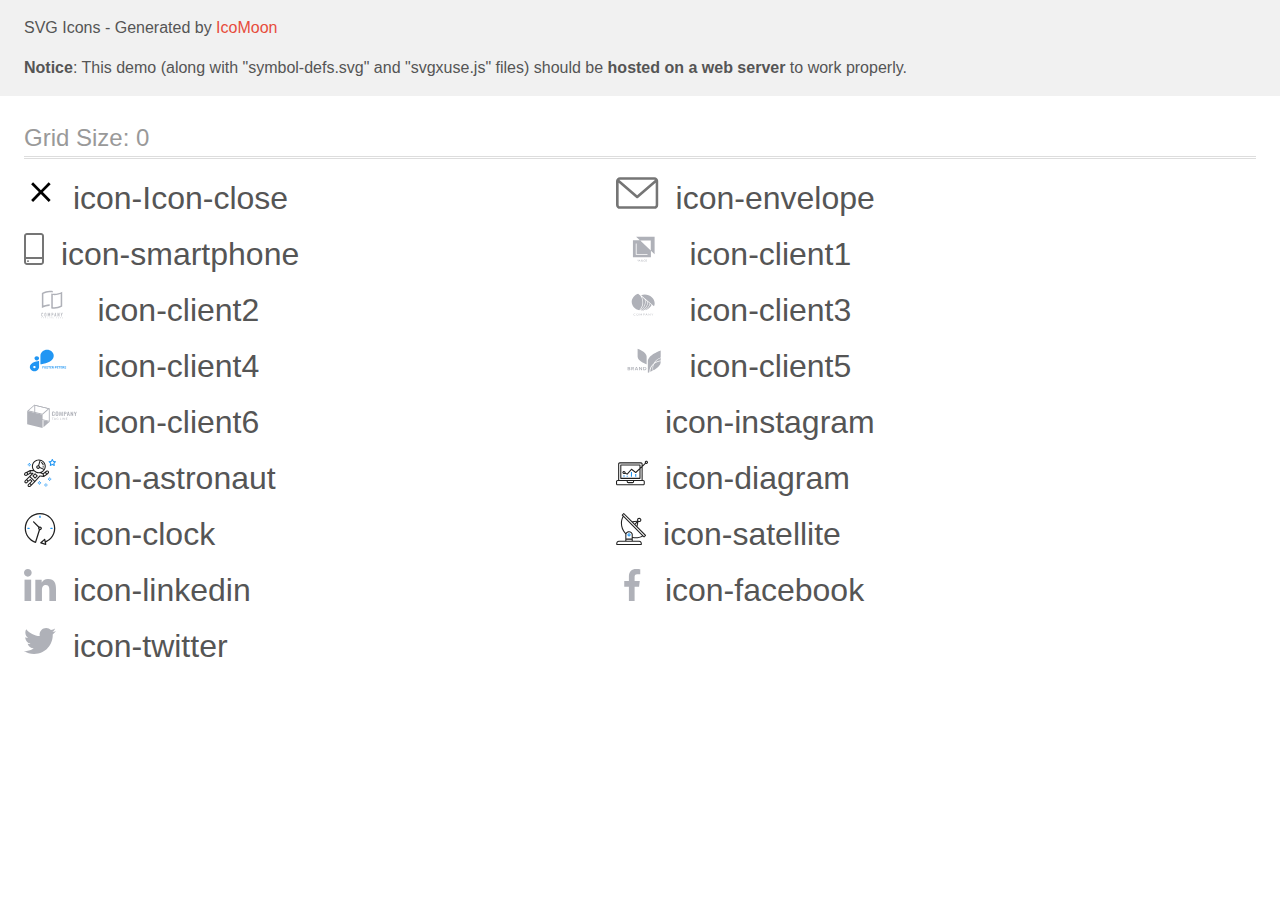
<file: image/icomoon/icomoon/demo-external-svg.html>
<!doctype html>
<html>
<head>
    <title>IcoMoon - SVG Icons</title>
    <meta charset="utf-8">
    <meta name="viewport" content="width=device-width, initial-scale=1">
    <link rel="stylesheet" href="demo-files/demo.css">
    <link rel="stylesheet" href="style.css">
</head>
<body>
<header class="bgc1 clearfix">
<div class="mhl">
    <p>SVG Icons - Generated by <a href="https://icomoon.io/app">IcoMoon</a></p><p><strong>Notice</strong>: This demo (along with "symbol-defs.svg" and "svgxuse.js" files) should be <b>hosted on a web server</b> to work properly.</p>
</div>
</header>
    <div class="clearfix mhl ptl">
        <h1 class="mvm mtn fgc1">Grid Size: 0</h1>
        <div class="glyph fs1">
            <div class="clearfix pbs">
                <svg class="icon icon-Icon-close"><use xlink:href="symbol-defs.svg#icon-Icon-close"></use></svg><span class="name"> icon-Icon-close</span>
            </div>
        </div>
        <div class="glyph fs1">
            <div class="clearfix pbs">
                <svg class="icon icon-envelope"><use xlink:href="symbol-defs.svg#icon-envelope"></use></svg><span class="name"> icon-envelope</span>
            </div>
        </div>
        <div class="glyph fs1">
            <div class="clearfix pbs">
                <svg class="icon icon-smartphone"><use xlink:href="symbol-defs.svg#icon-smartphone"></use></svg><span class="name"> icon-smartphone</span>
            </div>
        </div>
        <div class="glyph fs1">
            <div class="clearfix pbs">
                <svg class="icon icon-client1"><use xlink:href="symbol-defs.svg#icon-client1"></use></svg><span class="name"> icon-client1</span>
            </div>
        </div>
        <div class="glyph fs1">
            <div class="clearfix pbs">
                <svg class="icon icon-client2"><use xlink:href="symbol-defs.svg#icon-client2"></use></svg><span class="name"> icon-client2</span>
            </div>
        </div>
        <div class="glyph fs1">
            <div class="clearfix pbs">
                <svg class="icon icon-client3"><use xlink:href="symbol-defs.svg#icon-client3"></use></svg><span class="name"> icon-client3</span>
            </div>
        </div>
        <div class="glyph fs1">
            <div class="clearfix pbs">
                <svg class="icon icon-client4"><use xlink:href="symbol-defs.svg#icon-client4"></use></svg><span class="name"> icon-client4</span>
            </div>
        </div>
        <div class="glyph fs1">
            <div class="clearfix pbs">
                <svg class="icon icon-client5"><use xlink:href="symbol-defs.svg#icon-client5"></use></svg><span class="name"> icon-client5</span>
            </div>
        </div>
        <div class="glyph fs1">
            <div class="clearfix pbs">
                <svg class="icon icon-client6"><use xlink:href="symbol-defs.svg#icon-client6"></use></svg><span class="name"> icon-client6</span>
            </div>
        </div>
        <div class="glyph fs1">
            <div class="clearfix pbs">
                <svg class="icon icon-instagram"><use xlink:href="symbol-defs.svg#icon-instagram"></use></svg><span class="name"> icon-instagram</span>
            </div>
        </div>
        <div class="glyph fs1">
            <div class="clearfix pbs">
                <svg class="icon icon-astronaut"><use xlink:href="symbol-defs.svg#icon-astronaut"></use></svg><span class="name"> icon-astronaut</span>
            </div>
        </div>
        <div class="glyph fs1">
            <div class="clearfix pbs">
                <svg class="icon icon-diagram"><use xlink:href="symbol-defs.svg#icon-diagram"></use></svg><span class="name"> icon-diagram</span>
            </div>
        </div>
        <div class="glyph fs1">
            <div class="clearfix pbs">
                <svg class="icon icon-clock"><use xlink:href="symbol-defs.svg#icon-clock"></use></svg><span class="name"> icon-clock</span>
            </div>
        </div>
        <div class="glyph fs1">
            <div class="clearfix pbs">
                <svg class="icon icon-satellite"><use xlink:href="symbol-defs.svg#icon-satellite"></use></svg><span class="name"> icon-satellite</span>
            </div>
        </div>
        <div class="glyph fs1">
            <div class="clearfix pbs">
                <svg class="icon icon-linkedin"><use xlink:href="symbol-defs.svg#icon-linkedin"></use></svg><span class="name"> icon-linkedin</span>
            </div>
        </div>
        <div class="glyph fs1">
            <div class="clearfix pbs">
                <svg class="icon icon-facebook"><use xlink:href="symbol-defs.svg#icon-facebook"></use></svg><span class="name"> icon-facebook</span>
            </div>
        </div>
        <div class="glyph fs1">
            <div class="clearfix pbs">
                <svg class="icon icon-twitter"><use xlink:href="symbol-defs.svg#icon-twitter"></use></svg><span class="name"> icon-twitter</span>
            </div>
        </div>
  </div>
<script defer src="svgxuse.js"></script>
</body>
</html>
</file>
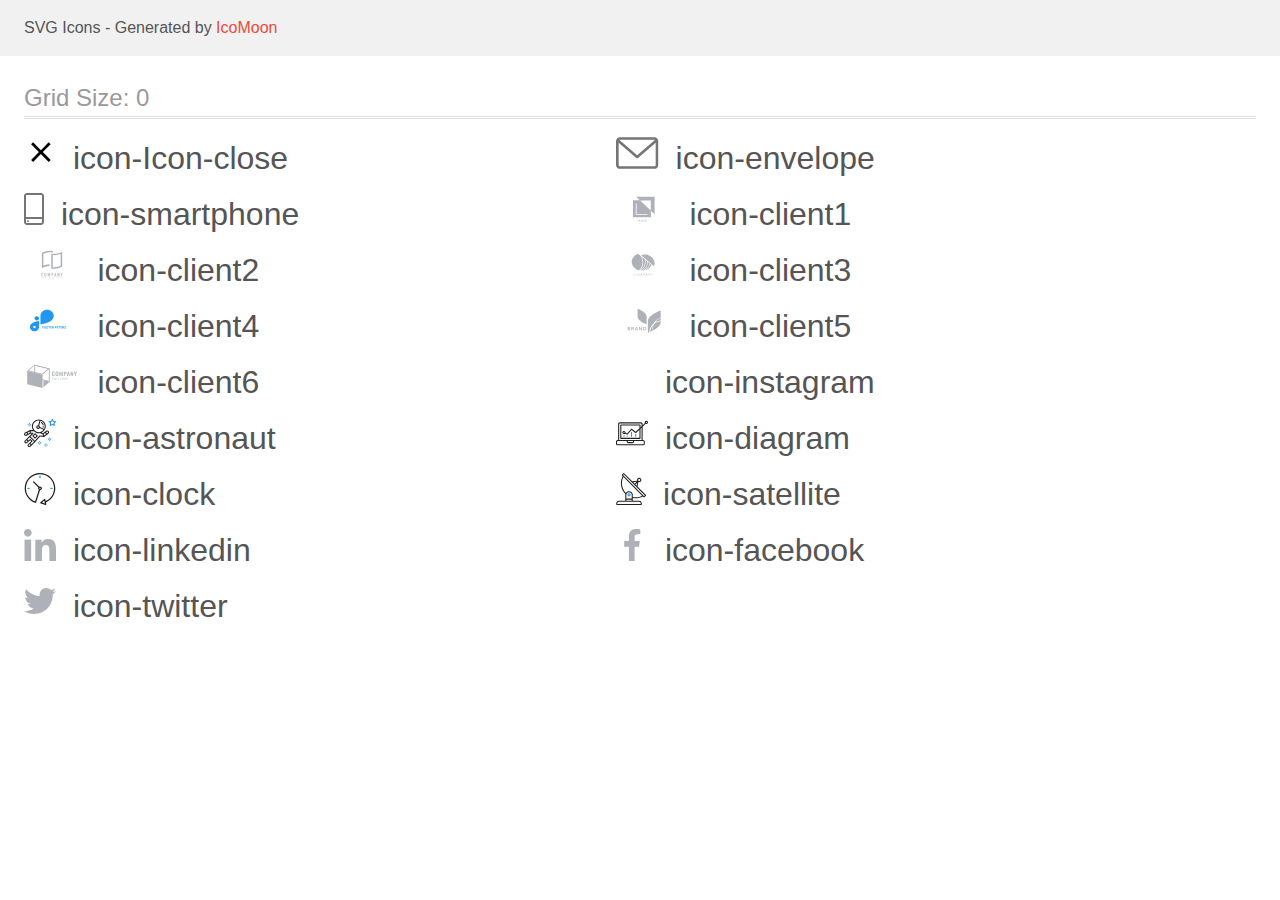
<file: image/icomoon/icomoon/demo.html>
<!doctype html>
<html>
<head>
    <title>IcoMoon - SVG Icons</title>
    <meta charset="utf-8">
    <meta name="viewport" content="width=device-width, initial-scale=1">
    <link rel="stylesheet" href="demo-files/demo.css">
    <link rel="stylesheet" href="style.css">
</head>
<body>
<svg aria-hidden="true" style="position: absolute; width: 0; height: 0; overflow: hidden;" version="1.1" xmlns="http://www.w3.org/2000/svg" xmlns:xlink="http://www.w3.org/1999/xlink">
<defs>
<symbol id="icon-Icon-close" viewBox="0 0 32 32">
<path d="M26.667 7.303l-1.97-1.97-7.808 7.808-7.808-7.808-1.97 1.97 7.808 7.808-7.808 7.808 1.97 1.97 7.808-7.808 7.808 7.808 1.97-1.97-7.808-7.808 7.808-7.808z"></path>
</symbol>
<symbol id="icon-envelope" viewBox="0 0 43 32">
<path fill="#757575" style="fill: var(--color1, #757575)" d="M38.667 0h-34.667c-2.206 0-4 1.794-4 4v24c0 2.206 1.794 4 4 4h34.667c2.206 0 4-1.794 4-4v-24c0-2.206-1.794-4-4-4v0zM38.667 2.667c0.181 0 0.353 0.038 0.511 0.103l-17.844 15.466-17.844-15.466c0.158-0.066 0.33-0.103 0.511-0.103h34.667zM38.667 29.333h-34.667c-0.736 0-1.333-0.598-1.333-1.333v-22.413l17.793 15.421c0.251 0.217 0.563 0.326 0.874 0.326s0.622-0.108 0.874-0.326l17.793-15.421v22.413c0 0.736-0.598 1.333-1.333 1.333v0z"></path>
</symbol>
<symbol id="icon-smartphone" viewBox="0 0 20 32">
<path fill="#757575" style="fill: var(--color1, #757575)" d="M17 0h-14c-1.654 0-3 1.346-3 3v26c0 1.654 1.346 3 3 3h14c1.654 0 3-1.346 3-3v-26c0-1.654-1.346-3-3-3zM3 2h14c0.552 0 1 0.448 1 1v21h-16v-21c0-0.552 0.448-1 1-1zM17 30h-14c-0.552 0-1-0.448-1-1v-3h16v3c0 0.552-0.448 1-1 1z"></path>
<path fill="#757575" style="fill: var(--color1, #757575)" d="M4.707 27.478c0.391 0.365 0.391 0.956 0 1.321s-1.024 0.365-1.414 0c-0.391-0.365-0.391-0.956 0-1.321s1.024-0.365 1.414 0z"></path>
</symbol>
<symbol id="icon-client1" viewBox="0 0 57 32">
<path fill="#afb1b8" style="fill: var(--color2, #afb1b8)" d="M20.267 3.733l3.738 3.538-6.938-0.004v17.166h18.133v-6.564l3.733 3.534v-17.671h-18.667zM35.036 17.455l-10.597-10.032h10.597v10.032zM31.746 21.923h-11.81v-11.545h0.835v10.764h10.975v0.782zM22.725 26.72l-0.436 0.898-0.436-0.898h-0.366l0.637 1.198v0.698h0.331v-0.698l0.635-1.198h-0.365zM23.273 28.615l0.154-0.441h0.734l0.155 0.441h0.344l-0.717-1.896h-0.296l-0.716 1.896h0.342zM23.794 27.122l0.275 0.786h-0.549l0.275-0.786zM25.531 27.863c-0.048 0.073-0.072 0.153-0.072 0.241 0 0.16 0.056 0.29 0.168 0.389s0.263 0.148 0.451 0.148 0.349-0.051 0.484-0.152l0.107 0.126h0.367l-0.279-0.329c0.109-0.149 0.164-0.341 0.164-0.574h-0.275c0 0.128-0.026 0.243-0.079 0.348l-0.366-0.432 0.129-0.094c0.091-0.066 0.157-0.132 0.197-0.198s0.060-0.14 0.060-0.219c0-0.12-0.044-0.22-0.133-0.301s-0.201-0.122-0.339-0.122c-0.153 0-0.274 0.043-0.365 0.13s-0.135 0.203-0.135 0.352c0 0.061 0.014 0.124 0.043 0.189s0.081 0.144 0.155 0.237c-0.141 0.101-0.235 0.188-0.283 0.262zM26.386 28.282c-0.093 0.071-0.193 0.107-0.299 0.107-0.095 0-0.17-0.027-0.227-0.082s-0.085-0.126-0.085-0.214c0-0.102 0.052-0.192 0.156-0.271l0.040-0.029 0.414 0.488zM26.046 27.442c-0.089-0.11-0.134-0.202-0.134-0.275 0-0.063 0.018-0.116 0.055-0.158s0.085-0.063 0.147-0.063c0.057 0 0.105 0.018 0.142 0.053s0.056 0.077 0.056 0.126c0 0.075-0.027 0.136-0.081 0.184l-0.040 0.033-0.145 0.099zM29.132 28.472c0.13-0.114 0.205-0.272 0.224-0.474h-0.328c-0.017 0.135-0.059 0.232-0.124 0.29s-0.162 0.087-0.292 0.087c-0.142 0-0.249-0.054-0.323-0.161s-0.109-0.264-0.109-0.469v-0.168c0.002-0.202 0.041-0.355 0.117-0.46s0.188-0.158 0.331-0.158c0.123 0 0.217 0.030 0.28 0.091s0.104 0.158 0.12 0.294h0.328c-0.021-0.207-0.095-0.368-0.223-0.482s-0.296-0.171-0.505-0.171c-0.155 0-0.293 0.037-0.411 0.111s-0.209 0.179-0.272 0.315c-0.063 0.136-0.095 0.294-0.095 0.473v0.177c0.003 0.174 0.035 0.328 0.098 0.46s0.151 0.234 0.266 0.306c0.115 0.071 0.249 0.107 0.4 0.107 0.216 0 0.389-0.056 0.52-0.169zM31.068 28.206c0.064-0.141 0.096-0.304 0.096-0.49v-0.105c-0.001-0.185-0.034-0.347-0.099-0.486s-0.158-0.247-0.277-0.32c-0.119-0.075-0.256-0.112-0.41-0.112s-0.292 0.038-0.411 0.113c-0.119 0.075-0.211 0.183-0.277 0.324s-0.098 0.305-0.098 0.49v0.107c0.001 0.181 0.034 0.342 0.099 0.48s0.159 0.246 0.279 0.322c0.121 0.075 0.258 0.112 0.411 0.112 0.155 0 0.293-0.037 0.411-0.112s0.212-0.183 0.276-0.323zM30.716 27.135c0.080 0.112 0.12 0.273 0.12 0.483v0.099c0 0.214-0.040 0.376-0.119 0.487s-0.19 0.167-0.336 0.167c-0.144 0-0.257-0.057-0.339-0.171s-0.121-0.275-0.121-0.483v-0.109c0.002-0.204 0.043-0.362 0.122-0.473s0.192-0.168 0.335-0.168c0.146 0 0.258 0.056 0.337 0.168z"></path>
</symbol>
<symbol id="icon-client2" viewBox="0 0 57 32">
<path fill="#afb1b8" style="fill: var(--color2, #afb1b8)" d="M26.727 3.165h-0.073c-0.112-0.007-0.224-0.010-0.336-0.012v0h-0.243c-0.212 0-0.428 0.005-0.642 0.016-0.016-0.001-0.032-0.001-0.049 0-1.944 0.11-3.848 0.596-5.609 1.431l-0.231 0.111v11.809l0.54-0.183c0.474-0.163 0.978-0.309 1.5-0.445 1.411-0.362 2.861-0.555 4.317-0.574v1.551c-0.193 0.001-0.38 0.007-0.568 0.016h-0.045c-1.121 0.061-2.233 0.232-3.322 0.51-1.378 0.345-2.708 0.863-3.957 1.542v-15.145c1.298-0.757 2.695-1.325 4.151-1.688 1.278-0.33 2.593-0.5 3.913-0.504h0.228c0.273 0.007 0.538 0.019 0.788 0.038 0.658 0.046 1.31 0.15 1.95 0.311v1.527c-0.621-0.145-1.253-0.24-1.889-0.285-0.013-0.001-0.026-0.002-0.039-0.003-0.132-0.011-0.263-0.022-0.386-0.022zM29.415 4.726c0.339 0.026 0.689 0.038 1.044 0.038 1.388-0.005 2.769-0.182 4.114-0.528 1.378-0.346 2.706-0.865 3.956-1.543v14.875c-1.298 0.756-2.696 1.325-4.153 1.688-1.279 0.329-2.593 0.498-3.913 0.503-1 0.008-1.997-0.11-2.968-0.35v-14.971c0.229 0.053 0.465 0.102 0.706 0.142 0.394 0.066 0.81 0.115 1.214 0.145zM36.985 4.841l-0.54 0.182c-0.497 0.167-0.997 0.316-1.5 0.449-1.465 0.377-2.971 0.57-4.483 0.575-0.352 0-0.676-0.010-0.989-0.030l-0.43-0.028v12.148l0.37 0.033c0.343 0.030 0.696 0.045 1.052 0.045 1.191-0.005 2.377-0.159 3.531-0.457 0.95-0.238 1.874-0.57 2.759-0.991l0.231-0.111v-11.813z"></path>
<path fill="#afb1b8" style="fill: var(--color2, #afb1b8)" d="M19.060 24.113c-0.078-0.080-0.171-0.144-0.274-0.186s-0.214-0.061-0.326-0.057c-0.119-0.002-0.237 0.021-0.347 0.065-0.101 0.040-0.193 0.101-0.27 0.178s-0.135 0.17-0.174 0.271c-0.042 0.107-0.063 0.22-0.062 0.335v2.023c-0.005 0.143 0.022 0.284 0.080 0.415 0.048 0.104 0.117 0.196 0.202 0.271 0.081 0.068 0.176 0.117 0.278 0.144 0.098 0.028 0.2 0.042 0.302 0.042 0.113 0.001 0.224-0.023 0.326-0.070 0.101-0.044 0.193-0.108 0.27-0.187 0.075-0.079 0.135-0.171 0.177-0.271 0.043-0.102 0.065-0.212 0.065-0.323v-0.226h-0.529v0.18c0.002 0.062-0.009 0.123-0.031 0.18-0.017 0.043-0.043 0.082-0.077 0.114-0.033 0.026-0.070 0.046-0.111 0.058-0.036 0.012-0.073 0.018-0.111 0.019-0.047 0.006-0.095-0.002-0.139-0.021s-0.081-0.049-0.11-0.088c-0.050-0.081-0.074-0.176-0.070-0.271v-1.887c-0.003-0.105 0.019-0.208 0.065-0.302 0.027-0.043 0.066-0.077 0.112-0.098s0.097-0.030 0.147-0.024c0.046-0.002 0.091 0.008 0.132 0.028s0.077 0.049 0.104 0.086c0.059 0.078 0.090 0.173 0.088 0.271v0.175h0.524v-0.206c0.001-0.121-0.021-0.241-0.065-0.354-0.039-0.106-0.099-0.203-0.177-0.285z"></path>
<path fill="#afb1b8" style="fill: var(--color2, #afb1b8)" d="M22.202 24.090c-0.169-0.142-0.381-0.221-0.602-0.222-0.108 0-0.215 0.020-0.316 0.057-0.103 0.037-0.198 0.093-0.279 0.165-0.088 0.079-0.158 0.175-0.205 0.283-0.053 0.124-0.079 0.257-0.077 0.392v1.941c-0.004 0.137 0.023 0.272 0.077 0.397 0.048 0.104 0.118 0.197 0.205 0.271 0.081 0.075 0.176 0.133 0.279 0.171 0.101 0.037 0.208 0.056 0.316 0.057s0.215-0.020 0.316-0.057c0.105-0.038 0.202-0.096 0.286-0.171 0.084-0.076 0.152-0.168 0.2-0.271 0.054-0.125 0.081-0.261 0.077-0.397v-1.941c0.003-0.135-0.024-0.268-0.077-0.392-0.047-0.107-0.115-0.203-0.2-0.283zM21.955 26.706c0.004 0.052-0.003 0.104-0.021 0.152s-0.047 0.092-0.084 0.128c-0.070 0.059-0.158 0.091-0.249 0.091s-0.179-0.032-0.249-0.091c-0.037-0.036-0.066-0.080-0.084-0.128s-0.025-0.101-0.021-0.152v-1.941c-0.004-0.052 0.003-0.104 0.021-0.152s0.047-0.092 0.084-0.128c0.070-0.059 0.158-0.091 0.249-0.091s0.179 0.032 0.249 0.091c0.037 0.036 0.066 0.080 0.084 0.128s0.025 0.101 0.021 0.152v1.941z"></path>
<path fill="#afb1b8" style="fill: var(--color2, #afb1b8)" d="M26.329 27.573v-3.674h-0.509l-0.668 1.945h-0.009l-0.673-1.945h-0.503v3.674h0.525v-2.235h0.009l0.514 1.58h0.262l0.518-1.58h0.009v2.235h0.525z"></path>
<path fill="#afb1b8" style="fill: var(--color2, #afb1b8)" d="M29.311 24.157c-0.081-0.091-0.183-0.16-0.297-0.201-0.123-0.040-0.251-0.059-0.38-0.057h-0.78v3.674h0.523v-1.435h0.27c0.163 0.007 0.326-0.027 0.472-0.1 0.119-0.066 0.218-0.163 0.287-0.281 0.061-0.098 0.101-0.206 0.12-0.32 0.021-0.138 0.030-0.278 0.028-0.418 0.005-0.176-0.012-0.353-0.051-0.525-0.035-0.127-0.101-0.243-0.193-0.338zM29.041 25.277c-0.002 0.067-0.019 0.132-0.049 0.191-0.030 0.056-0.077 0.102-0.135 0.129-0.078 0.035-0.162 0.050-0.247 0.046h-0.239v-1.249h0.27c0.081-0.004 0.162 0.012 0.236 0.046 0.054 0.031 0.097 0.079 0.123 0.136 0.029 0.065 0.044 0.134 0.046 0.205 0 0.077 0 0.159 0 0.244s0.005 0.174 0 0.252h-0.005z"></path>
<path fill="#afb1b8" style="fill: var(--color2, #afb1b8)" d="M31.791 23.899h-0.429l-0.809 3.674h0.523l0.154-0.789h0.714l0.154 0.789h0.524l-0.83-3.674zM31.308 26.283l0.258-1.332h0.009l0.256 1.332h-0.524z"></path>
<path fill="#afb1b8" style="fill: var(--color2, #afb1b8)" d="M35.173 26.112h-0.009l-0.791-2.213h-0.503v3.674h0.523v-2.209h0.011l0.8 2.209h0.492v-3.674h-0.523v2.213z"></path>
<path fill="#afb1b8" style="fill: var(--color2, #afb1b8)" d="M38.372 23.899l-0.421 1.461h-0.011l-0.421-1.461h-0.554l0.719 2.121v1.553h0.524v-1.553l0.719-2.121h-0.554z"></path>
<path fill="#afb1b8" style="fill: var(--color2, #afb1b8)" d="M17.6 28.61h0.252v0.708h0.171v-0.708h0.251v-0.145h-0.675v0.145z"></path>
<path fill="#afb1b8" style="fill: var(--color2, #afb1b8)" d="M19.721 28.465l-0.331 0.853h0.182l0.070-0.194h0.34l0.073 0.194h0.186l-0.339-0.853h-0.182zM19.694 28.981l0.116-0.316 0.116 0.316h-0.232z"></path>
<path fill="#afb1b8" style="fill: var(--color2, #afb1b8)" d="M21.818 29.004h0.197v0.11c-0.058 0.046-0.129 0.071-0.202 0.072-0.034 0.002-0.069-0.004-0.1-0.019s-0.059-0.036-0.081-0.063c-0.045-0.065-0.068-0.143-0.063-0.222 0-0.19 0.082-0.285 0.246-0.285 0.043-0.004 0.086 0.007 0.121 0.032s0.061 0.062 0.072 0.104l0.169-0.033c-0.036-0.167-0.156-0.251-0.362-0.251-0.11-0.003-0.216 0.036-0.298 0.11-0.043 0.042-0.076 0.094-0.097 0.15s-0.030 0.117-0.025 0.178c-0.005 0.117 0.034 0.231 0.109 0.32 0.042 0.043 0.092 0.077 0.148 0.098s0.116 0.031 0.176 0.027c0.134 0.004 0.263-0.045 0.362-0.136v-0.336h-0.37v0.144z"></path>
<path fill="#afb1b8" style="fill: var(--color2, #afb1b8)" d="M23.959 28.465h-0.173v0.853h0.598v-0.145h-0.425v-0.708z"></path>
<path fill="#afb1b8" style="fill: var(--color2, #afb1b8)" d="M25.769 28.465h-0.173v0.853h0.173v-0.853z"></path>
<path fill="#afb1b8" style="fill: var(--color2, #afb1b8)" d="M27.539 29.035l-0.349-0.57h-0.167v0.853h0.161v-0.557l0.343 0.557h0.171v-0.853h-0.158v0.57z"></path>
<path fill="#afb1b8" style="fill: var(--color2, #afb1b8)" d="M29.14 28.943h0.425v-0.145h-0.425v-0.187h0.457v-0.145h-0.63v0.853h0.648v-0.145h-0.475v-0.231z"></path>
<path fill="#afb1b8" style="fill: var(--color2, #afb1b8)" d="M33.020 28.802h-0.336v-0.336h-0.171v0.853h0.171v-0.373h0.336v0.373h0.171v-0.853h-0.171v0.336z"></path>
<path fill="#afb1b8" style="fill: var(--color2, #afb1b8)" d="M34.629 28.943h0.426v-0.145h-0.426v-0.187h0.459v-0.145h-0.63v0.853h0.646v-0.145h-0.475v-0.231z"></path>
<path fill="#afb1b8" style="fill: var(--color2, #afb1b8)" d="M36.812 28.943c0.148-0.023 0.224-0.102 0.224-0.237 0.004-0.036-0.001-0.073-0.016-0.106s-0.038-0.062-0.068-0.083c-0.077-0.039-0.163-0.056-0.25-0.050h-0.362v0.853h0.171v-0.357h0.034c0.037-0.002 0.073 0.004 0.107 0.019 0.025 0.015 0.046 0.037 0.061 0.062l0.186 0.271h0.205l-0.104-0.167c-0.046-0.082-0.111-0.153-0.189-0.205zM36.64 28.825h-0.127v-0.214h0.135c0.059-0.005 0.118 0.002 0.174 0.020 0.012 0.011 0.022 0.025 0.029 0.040s0.009 0.032 0.009 0.049c-0.001 0.017-0.005 0.033-0.013 0.048s-0.019 0.027-0.032 0.037c-0.056 0.017-0.115 0.024-0.174 0.020z"></path>
<path fill="#afb1b8" style="fill: var(--color2, #afb1b8)" d="M38.458 28.943h0.425v-0.145h-0.425v-0.187h0.459v-0.145h-0.631v0.853h0.648v-0.145h-0.475v-0.231z"></path>
</symbol>
<symbol id="icon-client3" viewBox="0 0 57 32">
<path fill="#afb1b8" style="fill: var(--color2, #afb1b8)" d="M19.417 26.187c0.008 0 0.017 0.002 0.025 0.005s0.015 0.007 0.020 0.013l0.116 0.111c-0.090 0.090-0.202 0.162-0.327 0.211-0.147 0.053-0.305 0.079-0.464 0.076-0.149 0.003-0.298-0.021-0.436-0.071-0.125-0.045-0.237-0.113-0.329-0.2-0.094-0.089-0.166-0.194-0.212-0.308-0.051-0.127-0.076-0.261-0.074-0.396-0.002-0.135 0.025-0.27 0.080-0.397 0.051-0.115 0.127-0.22 0.225-0.308 0.099-0.087 0.218-0.155 0.349-0.201 0.143-0.048 0.296-0.072 0.449-0.071 0.143-0.003 0.285 0.019 0.417 0.064 0.115 0.043 0.221 0.104 0.313 0.178l-0.097 0.119c-0.007 0.008-0.015 0.016-0.025 0.021-0.012 0.007-0.025 0.010-0.039 0.009-0.015-0.001-0.030-0.005-0.042-0.013l-0.052-0.032-0.073-0.040c-0.031-0.015-0.064-0.028-0.097-0.039-0.043-0.013-0.087-0.024-0.132-0.032-0.057-0.009-0.115-0.013-0.173-0.013-0.111-0.001-0.22 0.017-0.323 0.053-0.096 0.034-0.182 0.084-0.253 0.149-0.073 0.069-0.128 0.15-0.164 0.238-0.041 0.101-0.061 0.207-0.060 0.313-0.002 0.108 0.018 0.216 0.060 0.318 0.035 0.087 0.090 0.167 0.161 0.236 0.067 0.064 0.149 0.114 0.241 0.147 0.095 0.034 0.197 0.051 0.3 0.050 0.059 0.001 0.119-0.003 0.177-0.010 0.096-0.010 0.188-0.039 0.269-0.085 0.041-0.023 0.079-0.049 0.115-0.078 0.015-0.012 0.035-0.020 0.055-0.020v0z"></path>
<path fill="#afb1b8" style="fill: var(--color2, #afb1b8)" d="M22.776 25.629c0.002 0.134-0.025 0.267-0.078 0.393-0.047 0.114-0.122 0.218-0.219 0.305s-0.214 0.155-0.344 0.2c-0.285 0.094-0.599 0.094-0.884 0-0.129-0.046-0.245-0.114-0.342-0.201-0.097-0.089-0.172-0.194-0.221-0.308-0.105-0.255-0.105-0.533 0-0.787 0.050-0.115 0.125-0.22 0.221-0.31 0.097-0.084 0.214-0.15 0.342-0.193 0.284-0.096 0.6-0.096 0.884 0 0.129 0.046 0.246 0.114 0.343 0.201 0.096 0.088 0.17 0.191 0.22 0.304 0.054 0.127 0.080 0.261 0.078 0.395zM22.47 25.629c0.002-0.107-0.016-0.214-0.055-0.316-0.033-0.087-0.086-0.168-0.156-0.236-0.068-0.065-0.152-0.116-0.246-0.149-0.207-0.069-0.436-0.069-0.643 0-0.094 0.033-0.178 0.084-0.246 0.149-0.071 0.068-0.125 0.149-0.157 0.236-0.074 0.206-0.074 0.426 0 0.632 0.033 0.087 0.086 0.168 0.157 0.236 0.068 0.065 0.152 0.115 0.246 0.148 0.207 0.067 0.435 0.067 0.643 0 0.093-0.033 0.177-0.083 0.246-0.148 0.070-0.069 0.123-0.149 0.156-0.236 0.039-0.102 0.058-0.209 0.055-0.316v0z"></path>
<path fill="#afb1b8" style="fill: var(--color2, #afb1b8)" d="M25.067 25.96l0.030 0.071c0.012-0.025 0.022-0.048 0.033-0.071 0.011-0.024 0.024-0.047 0.038-0.070l0.743-1.174c0.015-0.020 0.028-0.033 0.042-0.037 0.020-0.005 0.040-0.007 0.061-0.006h0.22v1.909h-0.26v-1.404c0-0.018 0-0.038 0-0.059-0.001-0.022-0.001-0.044 0-0.066l-0.747 1.19c-0.009 0.018-0.025 0.033-0.044 0.043s-0.041 0.016-0.064 0.016h-0.042c-0.023 0-0.045-0.005-0.064-0.016s-0.034-0.026-0.044-0.044l-0.769-1.198c0 0.023 0 0.046 0 0.068s0 0.043 0 0.061v1.404h-0.252v-1.905h0.22c0.021-0.001 0.041 0.001 0.061 0.006 0.018 0.008 0.032 0.021 0.041 0.037l0.759 1.175c0.015 0.022 0.028 0.045 0.038 0.068v0z"></path>
<path fill="#afb1b8" style="fill: var(--color2, #afb1b8)" d="M27.864 25.865v0.715h-0.291v-1.906h0.649c0.122-0.002 0.244 0.012 0.362 0.042 0.094 0.023 0.181 0.064 0.256 0.119 0.065 0.052 0.114 0.116 0.145 0.187 0.034 0.078 0.051 0.161 0.049 0.244 0.001 0.084-0.017 0.167-0.054 0.244-0.035 0.073-0.089 0.138-0.157 0.191-0.075 0.057-0.162 0.1-0.257 0.126-0.113 0.031-0.232 0.046-0.35 0.044l-0.352-0.005zM27.864 25.66h0.352c0.076 0.001 0.153-0.009 0.225-0.029 0.060-0.018 0.115-0.046 0.163-0.082 0.044-0.035 0.078-0.078 0.099-0.126 0.024-0.051 0.036-0.105 0.035-0.16 0.003-0.053-0.007-0.106-0.029-0.155s-0.057-0.094-0.102-0.13c-0.111-0.075-0.251-0.112-0.391-0.102h-0.352v0.786z"></path>
<path fill="#afb1b8" style="fill: var(--color2, #afb1b8)" d="M31.772 26.583h-0.23c-0.023 0.001-0.046-0.006-0.064-0.018-0.017-0.012-0.029-0.027-0.038-0.044l-0.198-0.461h-0.993l-0.205 0.461c-0.008 0.017-0.020 0.032-0.036 0.043-0.018 0.013-0.042 0.020-0.065 0.019h-0.23l0.872-1.909h0.302l0.884 1.909zM30.333 25.874h0.82l-0.346-0.777c-0.026-0.058-0.048-0.118-0.065-0.179l-0.034 0.1c-0.010 0.030-0.022 0.058-0.032 0.081l-0.343 0.776z"></path>
<path fill="#afb1b8" style="fill: var(--color2, #afb1b8)" d="M33.029 24.682c0.017 0.008 0.032 0.020 0.044 0.034l1.272 1.439c0-0.023 0-0.046 0-0.067s0-0.043 0-0.063v-1.352h0.26v1.909h-0.145c-0.021 0.001-0.041-0.003-0.060-0.011-0.018-0.009-0.034-0.021-0.047-0.035l-1.271-1.438c0.001 0.022 0.001 0.044 0 0.066 0 0.021 0 0.040 0 0.058v1.361h-0.26v-1.909h0.154c0.018-0 0.036 0.003 0.052 0.009v0z"></path>
<path fill="#afb1b8" style="fill: var(--color2, #afb1b8)" d="M36.748 25.823v0.758h-0.291v-0.758l-0.804-1.15h0.26c0.022-0.001 0.045 0.005 0.063 0.016 0.016 0.012 0.029 0.027 0.039 0.043l0.503 0.742c0.020 0.032 0.038 0.061 0.052 0.088s0.026 0.054 0.036 0.081l0.038-0.082c0.014-0.030 0.031-0.059 0.049-0.087l0.496-0.747c0.010-0.015 0.023-0.028 0.038-0.040 0.017-0.013 0.040-0.020 0.063-0.019h0.263l-0.806 1.155z"></path>
<path fill="#afb1b8" style="fill: var(--color2, #afb1b8)" d="M24.923 21.47c0.127 0.014 0.255 0.025 0.384 0.035 1.962-0.763 3.622-2.011 4.772-3.588s1.74-3.415 1.695-5.282l-2.162-1.879c0.44 1.988 0.234 4.043-0.594 5.935s-2.245 3.547-4.094 4.779v0z"></path>
<path fill="#afb1b8" style="fill: var(--color2, #afb1b8)" d="M24.151 21.383l0.058 0.010c1.975-1.228 3.482-2.942 4.323-4.921s0.981-4.133 0.4-6.181l-3.080-2.676c1.246 2.2 1.747 4.661 1.446 7.098s-1.393 4.75-3.147 6.67v0z"></path>
<path fill="#afb1b8" style="fill: var(--color2, #afb1b8)" d="M34.596 14.841c-0.523 2.052-1.794 3.902-3.624 5.276-0.534 0.404-1.111 0.763-1.722 1.074 1.49-0.38 2.859-1.053 4.003-1.966s2.030-2.042 2.592-3.3l-1.249-1.084z"></path>
<path fill="#afb1b8" style="fill: var(--color2, #afb1b8)" d="M34.106 14.539l-1.778-1.545c-0.034 1.762-0.61 3.483-1.669 4.986s-2.562 2.731-4.352 3.559h0.009c0.399-0 0.798-0.021 1.194-0.062 1.673-0.593 3.151-1.537 4.303-2.748s1.94-2.65 2.295-4.189v0z"></path>
<path fill="#afb1b8" style="fill: var(--color2, #afb1b8)" d="M24.409 6.486l-2.122-1.846c-1.897 0.637-3.528 1.756-4.68 3.212s-1.772 3.179-1.778 4.946v0c0.007 1.952 0.763 3.846 2.149 5.383s3.322 2.628 5.501 3.101c1.946-2.060 3.085-4.605 3.252-7.266s-0.647-5.299-2.323-7.53v0z"></path>
<path fill="#afb1b8" style="fill: var(--color2, #afb1b8)" d="M39.008 14.255c-0.008-2.316-1.070-4.535-2.955-6.173s-4.439-2.561-7.105-2.567v0c-1.232-0.001-2.453 0.196-3.602 0.582l12.99 11.286c0.445-0.998 0.673-2.058 0.672-3.128v0z"></path>
</symbol>
<symbol id="icon-client4" viewBox="0 0 57 32">
<path fill="#2196f3" style="fill: var(--color3, #2196f3)" d="M12.878 11.255h-0.002c-1.279 0-2.316 0.921-2.316 2.058v0.001c0 1.137 1.037 2.058 2.316 2.058h0.002c1.279 0 2.316-0.921 2.316-2.058v-0.001c0-1.137-1.037-2.058-2.316-2.058z"></path>
<path fill="#2196f3" style="fill: var(--color3, #2196f3)" d="M29.971 10.597c-0.004-1.579-0.711-3.092-1.967-4.208s-2.958-1.745-4.735-1.749v0c-1.777 0.003-3.48 0.631-4.737 1.748s-1.964 2.63-1.968 4.209v8.706c0 0 13.405-1.327 13.406-8.704v-0.001z"></path>
<path fill="#2196f3" style="fill: var(--color3, #2196f3)" d="M5.867 22.16c0.003 1.098 0.496 2.151 1.369 2.928s2.058 1.215 3.294 1.218c1.236-0.003 2.42-0.441 3.294-1.218s1.366-1.829 1.37-2.927v-6.057c0 0-9.327 0.924-9.327 6.056zM10.53 23.245c-0.242 0-0.478-0.064-0.678-0.183s-0.357-0.289-0.45-0.487c-0.092-0.198-0.117-0.417-0.069-0.627s0.163-0.404 0.334-0.556c0.171-0.152 0.388-0.255 0.625-0.297s0.482-0.020 0.706 0.062c0.223 0.082 0.414 0.221 0.548 0.4s0.206 0.388 0.206 0.603c0.001 0.143-0.031 0.284-0.092 0.417s-0.151 0.252-0.264 0.353c-0.114 0.101-0.248 0.182-0.397 0.236s-0.308 0.083-0.468 0.083v-0.004z"></path>
<path fill="#2196f3" style="fill: var(--color3, #2196f3)" d="M19.956 22.647h-0.9v0.93h-0.469v-2.275h1.481v0.38h-1.012v0.588h0.9v0.378zM22.209 22.491c0 0.224-0.040 0.42-0.119 0.589s-0.193 0.299-0.341 0.391c-0.147 0.092-0.316 0.137-0.506 0.137-0.189 0-0.357-0.045-0.505-0.136s-0.262-0.22-0.344-0.387c-0.081-0.169-0.122-0.363-0.123-0.581v-0.112c0-0.224 0.040-0.421 0.12-0.591 0.081-0.171 0.195-0.302 0.342-0.392 0.148-0.092 0.317-0.137 0.506-0.137s0.358 0.046 0.505 0.137c0.148 0.091 0.262 0.221 0.342 0.392 0.081 0.17 0.122 0.366 0.122 0.589v0.102zM21.734 22.388c0-0.238-0.043-0.42-0.128-0.544s-0.207-0.186-0.366-0.186c-0.157 0-0.279 0.061-0.364 0.184-0.085 0.122-0.129 0.301-0.13 0.538v0.111c0 0.232 0.043 0.412 0.128 0.541s0.208 0.192 0.369 0.192c0.157 0 0.278-0.061 0.363-0.184 0.084-0.124 0.127-0.304 0.128-0.541v-0.111zM23.73 22.98c0-0.089-0.031-0.156-0.094-0.203-0.063-0.048-0.175-0.098-0.337-0.15-0.163-0.053-0.291-0.105-0.386-0.156-0.258-0.14-0.387-0.328-0.387-0.564 0-0.123 0.034-0.232 0.103-0.328 0.070-0.097 0.169-0.172 0.298-0.227 0.13-0.054 0.276-0.081 0.438-0.081 0.163 0 0.307 0.030 0.434 0.089 0.127 0.058 0.226 0.141 0.295 0.248s0.106 0.229 0.106 0.366h-0.469c0-0.104-0.033-0.185-0.098-0.242s-0.158-0.087-0.277-0.087c-0.115 0-0.204 0.024-0.267 0.073-0.064 0.048-0.095 0.111-0.095 0.191 0 0.074 0.037 0.136 0.111 0.186 0.075 0.050 0.185 0.097 0.33 0.141 0.267 0.080 0.461 0.18 0.583 0.298s0.183 0.267 0.183 0.444c0 0.197-0.075 0.352-0.223 0.464-0.149 0.111-0.349 0.167-0.602 0.167-0.175 0-0.334-0.032-0.478-0.095-0.144-0.065-0.254-0.153-0.33-0.264s-0.113-0.241-0.113-0.388h0.47c0 0.251 0.15 0.377 0.45 0.377 0.111 0 0.198-0.022 0.261-0.067 0.063-0.046 0.094-0.109 0.094-0.191zM26.231 21.682h-0.697v1.895h-0.469v-1.895h-0.687v-0.38h1.853v0.38zM27.869 22.591h-0.9v0.609h1.056v0.377h-1.525v-2.275h1.522v0.38h-1.053v0.542h0.9v0.367zM29.142 22.744h-0.373v0.833h-0.469v-2.275h0.845c0.269 0 0.476 0.060 0.622 0.18s0.219 0.289 0.219 0.508c0 0.155-0.034 0.285-0.102 0.389-0.067 0.103-0.168 0.185-0.305 0.247l0.492 0.93v0.022h-0.503l-0.427-0.833zM28.769 22.365h0.378c0.118 0 0.209-0.030 0.273-0.089 0.065-0.060 0.097-0.143 0.097-0.248 0-0.107-0.031-0.192-0.092-0.253-0.060-0.061-0.154-0.092-0.28-0.092h-0.377v0.683zM31.609 22.775v0.802h-0.469v-2.275h0.887c0.171 0 0.321 0.031 0.45 0.094s0.23 0.152 0.3 0.267c0.070 0.115 0.105 0.245 0.105 0.392 0 0.223-0.077 0.399-0.23 0.528-0.152 0.128-0.363 0.192-0.633 0.192h-0.411zM31.609 22.396h0.419c0.124 0 0.218-0.029 0.283-0.088 0.066-0.058 0.098-0.142 0.098-0.25 0-0.111-0.033-0.202-0.098-0.27s-0.156-0.104-0.272-0.106h-0.43v0.714zM34.575 22.591h-0.9v0.609h1.056v0.377h-1.525v-2.275h1.522v0.38h-1.053v0.542h0.9v0.367zM36.75 21.682h-0.697v1.895h-0.469v-1.895h-0.688v-0.38h1.853v0.38zM38.387 22.591h-0.9v0.609h1.056v0.377h-1.525v-2.275h1.522v0.38h-1.053v0.542h0.9v0.367zM39.661 22.744h-0.373v0.833h-0.469v-2.275h0.845c0.269 0 0.476 0.060 0.622 0.18s0.219 0.289 0.219 0.508c0 0.155-0.034 0.285-0.102 0.389-0.067 0.103-0.168 0.185-0.305 0.247l0.492 0.93v0.022h-0.503l-0.427-0.833zM39.287 22.365h0.378c0.118 0 0.209-0.030 0.273-0.089 0.065-0.060 0.097-0.143 0.097-0.248 0-0.107-0.031-0.192-0.092-0.253-0.060-0.061-0.154-0.092-0.28-0.092h-0.377v0.683zM42.042 22.98c0-0.089-0.031-0.156-0.094-0.203-0.063-0.048-0.175-0.098-0.337-0.15-0.163-0.053-0.291-0.105-0.386-0.156-0.258-0.14-0.388-0.328-0.388-0.564 0-0.123 0.034-0.232 0.103-0.328 0.070-0.097 0.169-0.172 0.298-0.227 0.13-0.054 0.276-0.081 0.438-0.081 0.163 0 0.307 0.030 0.434 0.089 0.127 0.058 0.226 0.141 0.295 0.248 0.071 0.107 0.106 0.229 0.106 0.366h-0.469c0-0.104-0.033-0.185-0.098-0.242s-0.158-0.087-0.277-0.087c-0.115 0-0.204 0.024-0.267 0.073-0.064 0.048-0.095 0.111-0.095 0.191 0 0.074 0.037 0.136 0.111 0.186 0.075 0.050 0.185 0.097 0.33 0.141 0.267 0.080 0.461 0.18 0.583 0.298s0.183 0.267 0.183 0.444c0 0.197-0.074 0.352-0.223 0.464-0.149 0.111-0.349 0.167-0.602 0.167-0.175 0-0.334-0.032-0.478-0.095-0.144-0.065-0.254-0.153-0.33-0.264-0.075-0.111-0.112-0.241-0.112-0.388h0.47c0 0.251 0.15 0.377 0.45 0.377 0.111 0 0.198-0.022 0.261-0.067 0.063-0.046 0.094-0.109 0.094-0.191z"></path>
</symbol>
<symbol id="icon-client5" viewBox="0 0 57 32">
<path fill="#afb1b8" style="fill: var(--color2, #afb1b8)" d="M14.27 23.859c0.13 0.147 0.199 0.332 0.196 0.521 0.007 0.123-0.017 0.247-0.070 0.361s-0.132 0.216-0.233 0.297c-0.252 0.175-0.565 0.26-0.881 0.24h-1.549v-3.302h1.517c0.299-0.018 0.596 0.059 0.84 0.219 0.098 0.075 0.176 0.17 0.227 0.277s0.074 0.224 0.068 0.341c0.009 0.182-0.054 0.361-0.176 0.505-0.118 0.131-0.28 0.222-0.462 0.258 0.205 0.034 0.391 0.134 0.523 0.282zM12.454 23.36h0.648c0.147 0.010 0.294-0.029 0.412-0.11 0.049-0.040 0.087-0.090 0.111-0.146s0.034-0.116 0.028-0.176c0.005-0.060-0.005-0.12-0.029-0.175s-0.061-0.106-0.108-0.147c-0.122-0.083-0.273-0.123-0.425-0.111h-0.638v0.866zM13.578 24.627c0.052-0.041 0.093-0.093 0.12-0.151s0.038-0.121 0.034-0.184c0.004-0.064-0.008-0.127-0.035-0.186s-0.069-0.111-0.121-0.153c-0.127-0.086-0.283-0.128-0.44-0.119h-0.68v0.908h0.689c0.155 0.008 0.309-0.032 0.435-0.114z"></path>
<path fill="#afb1b8" style="fill: var(--color2, #afb1b8)" d="M17.371 25.278l-0.844-1.291h-0.317v1.291h-0.726v-3.302h1.374c0.346-0.022 0.689 0.078 0.957 0.281 0.192 0.179 0.308 0.415 0.327 0.666s-0.061 0.499-0.224 0.7c-0.17 0.178-0.401 0.296-0.655 0.336l0.898 1.32h-0.789zM16.21 23.538h0.594c0.412 0 0.618-0.167 0.618-0.5 0.004-0.068-0.007-0.136-0.033-0.2s-0.066-0.122-0.118-0.171c-0.13-0.099-0.298-0.147-0.467-0.134h-0.601l0.007 1.005z"></path>
<path fill="#afb1b8" style="fill: var(--color2, #afb1b8)" d="M21.339 24.614h-1.446l-0.255 0.665h-0.761l1.328-3.265h0.823l1.323 3.265h-0.761l-0.25-0.665zM21.145 24.114l-0.529-1.394-0.529 1.394h1.057z"></path>
<path fill="#afb1b8" style="fill: var(--color2, #afb1b8)" d="M26.305 25.278h-0.721l-1.616-2.245v2.245h-0.719v-3.302h0.719l1.616 2.258v-2.258h0.721v3.302z"></path>
<path fill="#afb1b8" style="fill: var(--color2, #afb1b8)" d="M30.417 24.488c-0.149 0.249-0.376 0.452-0.652 0.582-0.314 0.145-0.662 0.217-1.013 0.208h-1.283v-3.302h1.283c0.351-0.008 0.698 0.061 1.013 0.203 0.276 0.127 0.503 0.328 0.652 0.576 0.148 0.269 0.226 0.565 0.226 0.866s-0.077 0.598-0.226 0.866zM29.593 24.409c0.206-0.219 0.319-0.499 0.319-0.788s-0.113-0.569-0.319-0.788c-0.249-0.199-0.573-0.3-0.902-0.281h-0.5v2.137h0.5c0.329 0.019 0.654-0.082 0.902-0.281z"></path>
<path fill="#afb1b8" style="fill: var(--color2, #afb1b8)" d="M21.79 3.609c0 0 9.301 3.215 9.103 7.867v7.869c0 0-9.294-3.217-9.1-7.869l-0.004-7.867z"></path>
<path fill="#afb1b8" style="fill: var(--color2, #afb1b8)" d="M39.179 17.503c1.757-1.107 3.788-1.792 5.909-1.994v-2.463c-2.444 0.862-4.517 2.426-5.909 4.457z"></path>
<path fill="#afb1b8" style="fill: var(--color2, #afb1b8)" d="M38.124 18.245c1.438-2.651 3.93-4.696 6.964-5.715v-7.098c0 0-13.245 4.58-12.965 11.205v11.203c0 0 0.59-0.205 1.519-0.589 0-0.358 0-0.719 0.042-1.082 0.274-3.076 1.871-5.926 4.44-7.924z"></path>
<path fill="#afb1b8" style="fill: var(--color2, #afb1b8)" d="M36.864 22.407c0.070-0.777 0.225-1.546 0.463-2.294-1.599 1.725-2.568 3.866-2.77 6.122-0.019 0.213-0.030 0.426-0.035 0.645 0.752-0.331 1.628-0.744 2.548-1.229-0.235-1.067-0.304-2.159-0.206-3.244z"></path>
<path fill="#afb1b8" style="fill: var(--color2, #afb1b8)" d="M37.391 22.447c-0.088 0.982-0.033 1.969 0.164 2.938 3.619-1.983 7.685-5.046 7.528-8.748v-0.323c-2.585 0.265-5.004 1.3-6.885 2.946-0.44 1.020-0.712 2.094-0.807 3.188z"></path>
</symbol>
<symbol id="icon-client6" viewBox="0 0 57 32">
<path fill="#afb1b8" style="fill: var(--color2, #afb1b8)" d="M28.493 14.618c-0.236-0.315-0.349-0.686-0.323-1.061v-1.538c0-0.471 0.107-0.83 0.321-1.075s0.581-0.367 1.102-0.366c0.489 0 0.836 0.104 1.042 0.313 0.224 0.266 0.333 0.592 0.308 0.92v0.361h-0.875v-0.366c0.003-0.12-0.005-0.24-0.025-0.358-0.013-0.081-0.057-0.156-0.125-0.213-0.090-0.061-0.203-0.091-0.317-0.083-0.12-0.008-0.239 0.024-0.333 0.088-0.076 0.063-0.127 0.145-0.145 0.235-0.025 0.126-0.037 0.253-0.034 0.38v1.866c-0.014 0.18 0.025 0.36 0.112 0.524 0.044 0.055 0.104 0.099 0.175 0.127s0.149 0.038 0.226 0.029c0.112 0.008 0.223-0.022 0.31-0.084 0.071-0.061 0.117-0.141 0.13-0.227 0.020-0.124 0.030-0.249 0.027-0.374v-0.379h0.875v0.346c0.025 0.342-0.082 0.682-0.303 0.967-0.201 0.228-0.544 0.343-1.047 0.343s-0.884-0.122-1.1-0.375z"></path>
<path fill="#afb1b8" style="fill: var(--color2, #afb1b8)" d="M32.137 14.633c-0.221-0.239-0.332-0.588-0.332-1.050v-1.617c0-0.457 0.11-0.802 0.332-1.037s0.591-0.351 1.109-0.35c0.515 0 0.882 0.117 1.103 0.35 0.221 0.235 0.333 0.58 0.333 1.037v1.617c0 0.457-0.112 0.807-0.337 1.048s-0.591 0.361-1.1 0.361c-0.509 0-0.886-0.122-1.109-0.36zM33.654 14.245c0.079-0.15 0.115-0.314 0.105-0.479v-1.98c0.010-0.161-0.025-0.322-0.103-0.469-0.044-0.057-0.106-0.101-0.179-0.129s-0.152-0.037-0.231-0.027c-0.079-0.009-0.159 0-0.231 0.028s-0.135 0.072-0.18 0.129c-0.080 0.146-0.116 0.308-0.105 0.469v1.99c-0.011 0.165 0.025 0.329 0.105 0.479 0.051 0.050 0.114 0.091 0.185 0.119s0.147 0.042 0.225 0.042c0.078 0 0.154-0.014 0.225-0.042s0.134-0.068 0.185-0.119v-0.009z"></path>
<path fill="#afb1b8" style="fill: var(--color2, #afb1b8)" d="M35.735 10.626h0.942l0.708 2.984 0.725-2.984h0.917l0.092 4.308h-0.678l-0.072-2.994-0.699 2.994h-0.544l-0.725-3.005-0.067 3.005h-0.685l0.085-4.308z"></path>
<path fill="#afb1b8" style="fill: var(--color2, #afb1b8)" d="M40.176 10.626h1.468c0.846 0 1.268 0.408 1.268 1.223 0 0.781-0.445 1.171-1.335 1.17h-0.5v1.915h-0.906l0.005-4.308zM41.43 12.467c0.090 0.010 0.18 0.003 0.266-0.021s0.165-0.063 0.232-0.115c0.104-0.146 0.15-0.316 0.13-0.486 0.005-0.131-0.010-0.263-0.044-0.391-0.013-0.043-0.036-0.083-0.067-0.118s-0.070-0.065-0.114-0.087c-0.126-0.052-0.265-0.076-0.404-0.069h-0.352v1.287h0.352z"></path>
<path fill="#afb1b8" style="fill: var(--color2, #afb1b8)" d="M44.218 10.626h0.973l0.998 4.308h-0.844l-0.197-0.993h-0.868l-0.203 0.993h-0.857l0.998-4.308zM45.050 13.441l-0.339-1.808-0.339 1.808h0.678z"></path>
<path fill="#afb1b8" style="fill: var(--color2, #afb1b8)" d="M46.996 10.626h0.634l1.214 2.457v-2.457h0.752v4.308h-0.603l-1.221-2.565v2.565h-0.777l0.002-4.308z"></path>
<path fill="#afb1b8" style="fill: var(--color2, #afb1b8)" d="M51.357 13.291l-1.009-2.659h0.85l0.616 1.708 0.578-1.708h0.832l-0.997 2.659v1.642h-0.87v-1.642z"></path>
<path fill="#afb1b8" style="fill: var(--color2, #afb1b8)" d="M29.892 16.817v0.225h-0.739v1.75h-0.31v-1.75h-0.743v-0.225h1.792z"></path>
<path fill="#afb1b8" style="fill: var(--color2, #afb1b8)" d="M32.209 18.793h-0.239c-0.024 0.001-0.048-0.005-0.067-0.019-0.018-0.011-0.032-0.027-0.040-0.045l-0.214-0.469h-1.026l-0.214 0.469c-0.006 0.020-0.017 0.038-0.033 0.053-0.019 0.013-0.043 0.020-0.067 0.019h-0.239l0.906-1.976h0.315l0.917 1.968zM30.709 18.059h0.855l-0.362-0.804c-0.027-0.061-0.049-0.123-0.067-0.186-0.013 0.038-0.024 0.073-0.034 0.105l-0.033 0.083-0.359 0.802z"></path>
<path fill="#afb1b8" style="fill: var(--color2, #afb1b8)" d="M33.771 18.599c0.057 0.003 0.114 0.003 0.17 0 0.049-0.004 0.097-0.012 0.145-0.023 0.044-0.009 0.088-0.021 0.13-0.036 0.040-0.014 0.080-0.031 0.121-0.048v-0.444h-0.362c-0.009 0-0.018-0.001-0.026-0.003s-0.016-0.007-0.023-0.012c-0.006-0.004-0.011-0.010-0.014-0.016s-0.005-0.013-0.004-0.020v-0.152h0.703v0.757c-0.057 0.035-0.118 0.067-0.181 0.094-0.065 0.028-0.132 0.050-0.201 0.067-0.074 0.019-0.15 0.032-0.227 0.041-0.088 0.008-0.176 0.013-0.264 0.012-0.156 0.001-0.311-0.024-0.457-0.073-0.136-0.047-0.259-0.117-0.362-0.206-0.101-0.090-0.18-0.196-0.234-0.313-0.057-0.131-0.085-0.27-0.083-0.41-0.002-0.141 0.026-0.281 0.082-0.413 0.052-0.117 0.132-0.224 0.234-0.313 0.103-0.089 0.227-0.159 0.362-0.205 0.155-0.050 0.32-0.075 0.486-0.074 0.084-0 0.169 0.006 0.252 0.017 0.074 0.010 0.146 0.027 0.216 0.050 0.063 0.021 0.124 0.047 0.181 0.078 0.056 0.031 0.108 0.065 0.158 0.103l-0.087 0.122c-0.007 0.011-0.017 0.021-0.029 0.027s-0.027 0.010-0.041 0.010c-0.020-0.001-0.040-0.006-0.056-0.016-0.027-0.013-0.056-0.028-0.089-0.047-0.038-0.021-0.079-0.039-0.121-0.053-0.054-0.019-0.11-0.033-0.167-0.044-0.076-0.012-0.153-0.018-0.23-0.017-0.12-0.001-0.238 0.017-0.35 0.055-0.101 0.035-0.192 0.088-0.266 0.156-0.075 0.071-0.132 0.155-0.169 0.246-0.081 0.214-0.081 0.445 0 0.659 0.040 0.093 0.101 0.178 0.181 0.249 0.074 0.068 0.164 0.121 0.265 0.156 0.115 0.034 0.237 0.047 0.359 0.039z"></path>
<path fill="#afb1b8" style="fill: var(--color2, #afb1b8)" d="M36.659 18.567h0.989v0.225h-1.292v-1.976h0.31l-0.007 1.75z"></path>
<path fill="#afb1b8" style="fill: var(--color2, #afb1b8)" d="M38.678 18.792h-0.31v-1.976h0.31v1.976z"></path>
<path fill="#afb1b8" style="fill: var(--color2, #afb1b8)" d="M39.83 16.826c0.018 0.009 0.034 0.021 0.047 0.036l1.324 1.489c-0.002-0.023-0.002-0.047 0-0.070 0-0.022 0-0.044 0-0.064v-1.408h0.27v1.984h-0.156c-0.023 0.002-0.046-0.002-0.067-0.011-0.019-0.010-0.035-0.023-0.049-0.038l-1.323-1.488c0 0.023 0 0.045 0 0.067s0 0.042 0 0.061v1.408h-0.259v-1.976h0.161c0.017 0 0.035 0.003 0.051 0.009z"></path>
<path fill="#afb1b8" style="fill: var(--color2, #afb1b8)" d="M43.753 16.817v0.217h-1.098v0.652h0.89v0.21h-0.89v0.674h1.098v0.217h-1.417v-1.971h1.417z"></path>
<path fill="#afb1b8" style="fill: var(--color2, #afb1b8)" d="M11.286 4.616l13.757 3.372v11.818l-13.757-3.371v-11.819zM10.404 3.609v13.401l15.52 3.806v-13.399l-15.52-3.807z"></path>
<path fill="#afb1b8" style="fill: var(--color2, #afb1b8)" d="M18.722 27.036l-15.522-3.809v-13.399l15.522 3.807v13.401z"></path>
<path fill="#afb1b8" style="fill: var(--color2, #afb1b8)" d="M10.661 4.465l13.578 3.33-5.774 4.987-13.58-3.332 5.776-4.985zM10.404 3.609l-7.204 6.219 15.522 3.807 7.202-6.219-15.52-3.807z"></path>
<path fill="#afb1b8" style="fill: var(--color2, #afb1b8)" d="M19.595 26.282l6.329-5.465-6.329-1.553v7.018z"></path>
</symbol>
<symbol id="icon-instagram" viewBox="0 0 32 32">
<path fill="#fff" style="fill: var(--color4, #fff)" d="M31.969 9.408c-0.075-1.7-0.35-2.869-0.744-3.882-0.406-1.075-1.032-2.038-1.851-2.838-0.8-0.813-1.769-1.444-2.832-1.844-1.019-0.394-2.182-0.669-3.882-0.744-1.713-0.081-2.257-0.1-6.601-0.1s-4.888 0.019-6.595 0.094c-1.7 0.075-2.869 0.35-3.882 0.744-1.075 0.406-2.038 1.031-2.838 1.85-0.813 0.8-1.444 1.769-1.844 2.832-0.394 1.019-0.669 2.182-0.744 3.882-0.081 1.713-0.1 2.257-0.1 6.601s0.019 4.888 0.094 6.595c0.075 1.7 0.35 2.869 0.744 3.882 0.406 1.075 1.038 2.038 1.85 2.838 0.8 0.813 1.769 1.444 2.832 1.844 1.019 0.394 2.182 0.669 3.882 0.744 1.706 0.075 2.25 0.094 6.595 0.094s4.888-0.019 6.595-0.094c1.7-0.075 2.869-0.35 3.882-0.744 2.151-0.832 3.851-2.532 4.682-4.682 0.394-1.019 0.669-2.182 0.744-3.882 0.075-1.707 0.094-2.251 0.094-6.595s-0.006-4.888-0.081-6.595zM29.087 22.473c-0.069 1.563-0.331 2.407-0.55 2.969-0.538 1.394-1.644 2.5-3.038 3.038-0.563 0.219-1.413 0.481-2.969 0.55-1.688 0.075-2.194 0.094-6.464 0.094s-4.782-0.019-6.464-0.094c-1.563-0.069-2.407-0.331-2.969-0.55-0.694-0.256-1.325-0.663-1.838-1.194-0.531-0.519-0.938-1.144-1.194-1.838-0.219-0.563-0.481-1.413-0.55-2.969-0.075-1.688-0.094-2.194-0.094-6.464s0.019-4.782 0.094-6.464c0.069-1.563 0.331-2.407 0.55-2.969 0.256-0.694 0.663-1.325 1.2-1.838 0.519-0.531 1.144-0.938 1.838-1.194 0.563-0.219 1.413-0.481 2.969-0.55 1.688-0.075 2.194-0.094 6.464-0.094 4.276 0 4.782 0.019 6.464 0.094 1.563 0.069 2.407 0.331 2.969 0.55 0.694 0.256 1.325 0.662 1.838 1.194 0.531 0.519 0.938 1.144 1.194 1.838 0.219 0.563 0.481 1.413 0.55 2.969 0.075 1.688 0.094 2.194 0.094 6.464s-0.019 4.77-0.094 6.458z"></path>
<path fill="#fff" style="fill: var(--color4, #fff)" d="M16.059 7.783c-4.538 0-8.22 3.682-8.22 8.22s3.682 8.22 8.22 8.22c4.539 0 8.22-3.682 8.22-8.22s-3.682-8.22-8.22-8.22zM16.059 21.335c-2.944 0-5.332-2.388-5.332-5.332s2.388-5.332 5.332-5.332c2.944 0 5.332 2.388 5.332 5.332s-2.388 5.332-5.332 5.332z"></path>
<path fill="#fff" style="fill: var(--color4, #fff)" d="M26.524 7.458c0 1.060-0.859 1.919-1.919 1.919s-1.919-0.859-1.919-1.919c0-1.060 0.859-1.919 1.919-1.919s1.919 0.859 1.919 1.919z"></path>
</symbol>
<symbol id="icon-astronaut" viewBox="0 0 32 32">
<path fill="#2196f3" style="fill: var(--color3, #2196f3)" d="M31.974 4.524c-0.063-0.193-0.229-0.333-0.43-0.363l-1.91-0.278-0.855-1.731c-0.179-0.365-0.777-0.365-0.956 0l-0.855 1.731-1.91 0.278c-0.201 0.029-0.367 0.17-0.431 0.363-0.062 0.193-0.011 0.405 0.135 0.547l1.383 1.348-0.326 1.903c-0.034 0.2 0.048 0.402 0.212 0.522 0.166 0.121 0.382 0.135 0.562 0.040l1.709-0.899 1.709 0.899c0.078 0.041 0.164 0.061 0.249 0.061 0.11 0 0.221-0.034 0.314-0.102 0.164-0.119 0.246-0.322 0.212-0.522l-0.326-1.903 1.383-1.348c0.145-0.142 0.197-0.354 0.135-0.547zM29.511 5.851c-0.125 0.122-0.183 0.299-0.153 0.472l0.191 1.114-1-0.526c-0.078-0.041-0.163-0.061-0.249-0.061s-0.17 0.020-0.249 0.061l-1.001 0.526 0.191-1.114c0.030-0.173-0.028-0.349-0.153-0.472l-0.81-0.789 1.119-0.163c0.174-0.025 0.324-0.134 0.402-0.292l0.5-1.013 0.5 1.013c0.078 0.157 0.228 0.267 0.402 0.292l1.119 0.163-0.809 0.789z"></path>
<path fill="#2196f3" style="fill: var(--color3, #2196f3)" d="M26.134 20.522h-1.067v1.067h1.067v-1.067z"></path>
<path fill="#2196f3" style="fill: var(--color3, #2196f3)" d="M26.134 22.656h-1.067v1.067h1.067v-1.067z"></path>
<path fill="#2196f3" style="fill: var(--color3, #2196f3)" d="M27.2 21.589h-1.067v1.067h1.067v-1.067z"></path>
<path fill="#2196f3" style="fill: var(--color3, #2196f3)" d="M25.067 21.589h-1.067v1.067h1.067v-1.067z"></path>
<path fill="#2196f3" style="fill: var(--color3, #2196f3)" d="M22.4 26.389h-1.067v1.067h1.067v-1.067z"></path>
<path fill="#2196f3" style="fill: var(--color3, #2196f3)" d="M22.4 28.522h-1.067v1.067h1.067v-1.067z"></path>
<path fill="#2196f3" style="fill: var(--color3, #2196f3)" d="M23.467 27.456h-1.067v1.067h1.067v-1.067z"></path>
<path fill="#2196f3" style="fill: var(--color3, #2196f3)" d="M21.333 27.456h-1.067v1.067h1.067v-1.067z"></path>
<path fill="#2196f3" style="fill: var(--color3, #2196f3)" d="M16 24.256h-1.067v1.067h1.067v-1.067z"></path>
<path fill="#2196f3" style="fill: var(--color3, #2196f3)" d="M16 26.389h-1.067v1.067h1.067v-1.067z"></path>
<path fill="#2196f3" style="fill: var(--color3, #2196f3)" d="M17.067 25.322h-1.067v1.067h1.067v-1.067z"></path>
<path fill="#2196f3" style="fill: var(--color3, #2196f3)" d="M14.933 25.322h-1.067v1.067h1.067v-1.067z"></path>
<path fill="#2196f3" style="fill: var(--color3, #2196f3)" d="M5.867 6.122h-1.067v1.067h1.067v-1.067z"></path>
<path fill="#2196f3" style="fill: var(--color3, #2196f3)" d="M5.867 8.255h-1.067v1.067h1.067v-1.067z"></path>
<path fill="#2196f3" style="fill: var(--color3, #2196f3)" d="M6.933 7.189h-1.067v1.067h1.067v-1.067z"></path>
<path fill="#2196f3" style="fill: var(--color3, #2196f3)" d="M4.8 7.189h-1.067v1.067h1.067v-1.067z"></path>
<path fill="#212121" style="fill: var(--color5, #212121)" d="M24.715 14.159c-0.287-0.388-0.709-0.637-1.188-0.705-0.481-0.068-0.956 0.058-1.34 0.352l-1.252 0.96-1.898 1.417-1.358-0.541c2.421-1.086 4.114-3.508 4.114-6.32 0-3.823-3.123-6.933-6.961-6.933s-6.961 3.11-6.961 6.933c0 1.386 0.414 2.674 1.12 3.758l-2.764-0.024c-0.002 0-0.003 0-0.005 0-0.009 0-0.015 0.004-0.023 0.005-0.053 0.002-0.105 0.013-0.155 0.031-0.013 0.005-0.026 0.008-0.038 0.013-0.006 0.003-0.013 0.003-0.019 0.006l-3.233 1.596c-0.001 0-0.001 0-0.001 0.001l-1.893 0.911c-0.021 0.009-0.042 0.021-0.063 0.035-0.755 0.502-1.012 1.489-0.598 2.295 0.22 0.429 0.595 0.745 1.056 0.889 0.178 0.055 0.359 0.083 0.539 0.083 0.29 0 0.577-0.071 0.839-0.211l1.388-0.738 2.264-1.169 1.357-0.008-5.442 5.416c-0.001 0.001-0.001 0.001-0.002 0.001l-1.339 1.333c-0.316 0.315-0.49 0.732-0.49 1.178s0.174 0.863 0.49 1.179c0.325 0.323 0.752 0.485 1.179 0.485s0.854-0.162 1.18-0.485l1.314-1.309 1.741-1.3 0.901 0.897-1.762 1.754c-0 0.001-0.001 0.001-0.002 0.001l-1.339 1.333c-0.316 0.315-0.49 0.732-0.49 1.178s0.174 0.863 0.49 1.179c0.325 0.323 0.753 0.485 1.18 0.485s0.855-0.162 1.18-0.485l3.482-3.467c0.001-0.001 0.001-0.001 0.001-0.002l1.010-1-0.004-0.004c0.006-0.006 0.015-0.009 0.022-0.015l5.166-5.658 3.471 0.494c0.025 0.004 0.050 0.005 0.075 0.005 0.065 0 0.127-0.015 0.187-0.038 0.018-0.006 0.033-0.015 0.050-0.023 0.019-0.010 0.039-0.015 0.058-0.027l3.213-2.133c0.012-0.008 0.018-0.021 0.029-0.029 0.013-0.010 0.029-0.014 0.041-0.026l1.271-1.191c0.662-0.62 0.753-1.635 0.212-2.362zM2.13 17.77c-0.173 0.093-0.37 0.111-0.558 0.052-0.187-0.058-0.338-0.186-0.427-0.358-0.161-0.314-0.068-0.695 0.214-0.902l1.314-0.632 0.449 1.312-0.992 0.528zM5.628 15.942l-1.548 0.8-0.439-1.283 2.027-1.001-0.040 1.484zM20.727 9.322c0 0.918-0.219 1.785-0.599 2.559l-4.181-1.899c-0.044-0.573-0.341-1.075-0.788-1.388l1.464-4.86c2.378 0.756 4.105 2.974 4.105 5.588zM8.938 9.322c0-3.235 2.644-5.867 5.894-5.867 0.253 0 0.5 0.021 0.745 0.052l-1.432 4.754c-0.019-0.001-0.037-0.006-0.057-0.006-1.033 0-1.873 0.837-1.873 1.867s0.84 1.867 1.873 1.867c0.694 0 1.294-0.383 1.618-0.945l3.862 1.755c-1.075 1.446-2.795 2.39-4.737 2.39-3.25 0-5.894-2.632-5.894-5.867zM14.894 10.122c0 0.441-0.362 0.8-0.806 0.8s-0.806-0.359-0.806-0.8c0-0.441 0.362-0.8 0.806-0.8s0.806 0.359 0.806 0.8zM2.465 25.146c-0.236 0.234-0.619 0.234-0.854 0.001-0.114-0.114-0.176-0.263-0.176-0.423s0.062-0.309 0.176-0.421l0.962-0.958 0.851 0.848-0.959 0.955zM5.679 28.88c-0.236 0.234-0.619 0.235-0.855 0.001-0.114-0.114-0.176-0.263-0.176-0.423s0.062-0.309 0.176-0.421l0.963-0.959 0.852 0.848-0.96 0.955zM9.16 25.411c-0.001 0-0.001 0-0.002 0.001l-1.765 1.76-0.852-0.848 1.763-1.755c0 0 0 0 0-0s0.001-0.001 0.002-0.001c0.040-0.040 0.065-0.088 0.090-0.135 0.007-0.014 0.020-0.026 0.026-0.040 0.017-0.041 0.019-0.085 0.026-0.129 0.003-0.025 0.014-0.047 0.014-0.073 0-0.036-0.013-0.070-0.020-0.106-0.006-0.032-0.006-0.065-0.019-0.095-0.020-0.050-0.055-0.094-0.091-0.138-0.010-0.012-0.014-0.027-0.025-0.038 0 0 0 0-0.001 0s-0.001-0.002-0.001-0.002l-1.607-1.6c-0.017-0.017-0.039-0.024-0.058-0.038-0.028-0.022-0.055-0.042-0.087-0.058-0.030-0.015-0.061-0.024-0.093-0.033-0.034-0.010-0.067-0.017-0.103-0.020-0.033-0.002-0.063 0.001-0.095 0.005-0.036 0.004-0.069 0.009-0.104 0.020-0.034 0.011-0.063 0.027-0.094 0.045-0.020 0.011-0.042 0.015-0.061 0.029l-1.773 1.324-0.901-0.897 2.399-2.386 4.361 4.289-0.928 0.919zM15.979 18.394c-0.015-0.002-0.030 0.004-0.045 0.003-0.039-0.002-0.076 0.001-0.115 0.007-0.030 0.005-0.059 0.011-0.088 0.021-0.034 0.012-0.065 0.028-0.097 0.047-0.030 0.018-0.057 0.037-0.083 0.061-0.013 0.011-0.028 0.017-0.040 0.029l-4.698 5.146-4.328-4.257 2.833-2.818c0.209-0.208 0.21-0.546 0.002-0.755-0.105-0.105-0.243-0.157-0.381-0.156v-0.001l-2.219 0.013 0.028-1.607 3.104 0.027c1.265 1.294 3.029 2.101 4.981 2.101 0.437 0 0.864-0.045 1.279-0.123 0.040 0.032 0.079 0.065 0.13 0.085l2.41 0.96 0.331 1.644-3.003-0.427zM20.020 18.572l-0.313-1.558 1.446-1.080 0.947 1.257-2.080 1.381zM23.774 15.741l-0.838 0.785-0.931-1.236 0.831-0.637c0.155-0.119 0.351-0.168 0.543-0.143 0.193 0.027 0.364 0.128 0.48 0.284 0.217 0.292 0.18 0.699-0.085 0.947z"></path>
<path fill="#212121" style="fill: var(--color5, #212121)" d="M13.602 18.544l-2.143-2.133c-0.207-0.207-0.545-0.207-0.753 0l-2.142 2.133c-0.1 0.101-0.157 0.236-0.157 0.378s0.056 0.278 0.157 0.378l2.142 2.133c0.104 0.103 0.241 0.155 0.377 0.155s0.273-0.052 0.376-0.155l2.143-2.133c0.1-0.1 0.157-0.236 0.157-0.378s-0.057-0.278-0.157-0.378zM11.083 20.303l-1.387-1.381 1.387-1.381 1.387 1.381-1.387 1.381z"></path>
<path fill="#212121" style="fill: var(--color5, #212121)" d="M17.164 5.071l-0.258 1.036c0.071 0.018 1.738 0.452 1.738 2.149h1.067c-0-2.017-1.666-2.965-2.547-3.185z"></path>
<path fill="#212121" style="fill: var(--color5, #212121)" d="M19.711 9.322h-1.067v1.067h1.067v-1.067z"></path>
</symbol>
<symbol id="icon-diagram" viewBox="0 0 32 32">
<path fill="#2196f3" style="fill: var(--color3, #2196f3)" d="M14.926 14.965h1.066v4.798h-1.066v-4.797z"></path>
<path fill="#2196f3" style="fill: var(--color3, #2196f3)" d="M19.19 17.097h1.066v2.665h-1.066v-2.665z"></path>
<path fill="#2196f3" style="fill: var(--color3, #2196f3)" d="M10.661 18.696h1.066v1.066h-1.066v-1.066z"></path>
<path fill="#2196f3" style="fill: var(--color3, #2196f3)" d="M7.463 18.163h1.066v1.599h-1.066v-1.599z"></path>
<path fill="#212121" style="fill: var(--color5, #212121)" d="M1.599 28.291h25.587c0.883 0 1.599-0.716 1.599-1.599v-2.132c0-0.883-0.716-1.599-1.599-1.599h-0.533v-13.293l3.028-2.868c0.703 0.346 1.553 0.136 2.013-0.499s0.396-1.508-0.152-2.068-1.42-0.644-2.065-0.198c-0.644 0.446-0.873 1.292-0.542 2.002l-2.281 2.163v-1.23c0-0.883-0.716-1.599-1.599-1.599h-21.322c-0.883 0-1.599 0.716-1.599 1.599v15.992h-0.533c-0.883 0-1.599 0.716-1.599 1.599v2.132c0 0.883 0.716 1.599 1.599 1.599zM30.384 4.837c0.294 0 0.533 0.239 0.533 0.533s-0.239 0.533-0.533 0.533c-0.294 0-0.533-0.239-0.533-0.533s0.239-0.533 0.533-0.533zM3.198 6.969c0-0.294 0.239-0.533 0.533-0.533h21.322c0.294 0 0.533 0.239 0.533 0.533v2.239l-1.066 1.013v-2.186c0-0.294-0.239-0.533-0.533-0.533h-19.19c-0.294 0-0.533 0.239-0.533 0.533v13.326c0 0.294 0.239 0.533 0.533 0.533h19.19c0.294 0 0.533-0.239 0.533-0.533v-9.674l1.066-1.010v12.284h-22.388v-15.992zM7.996 13.899c-0.721-0.002-1.354 0.478-1.546 1.174s0.105 1.433 0.725 1.801c0.62 0.368 1.41 0.276 1.928-0.226l1.853 0.93c0.215 0.108 0.476 0.057 0.636-0.123l3.939-4.431 3.872 2.901c0.208 0.156 0.498 0.139 0.686-0.039l3.365-3.188v8.131h-18.124v-12.26h18.124v2.66l-3.771 3.572-3.904-2.927c-0.222-0.166-0.534-0.135-0.718 0.072l-3.993 4.493-1.493-0.746c0.011-0.064 0.018-0.129 0.020-0.193 0-0.883-0.716-1.599-1.599-1.599zM8.529 15.498c0 0.294-0.239 0.533-0.533 0.533s-0.533-0.239-0.533-0.533c0-0.294 0.239-0.533 0.533-0.533s0.533 0.239 0.533 0.533zM11.727 24.027h5.331v0.533c0 0.294-0.239 0.533-0.533 0.533h-4.264c-0.294 0-0.533-0.239-0.533-0.533v-0.533zM1.066 24.56c0-0.294 0.239-0.533 0.533-0.533h9.062v0.533c0 0.883 0.716 1.599 1.599 1.599h4.264c0.883 0 1.599-0.716 1.599-1.599v-0.533h9.062c0.294 0 0.533 0.239 0.533 0.533v2.132c0 0.294-0.239 0.533-0.533 0.533h-25.587c-0.294 0-0.533-0.239-0.533-0.533v-2.132z"></path>
</symbol>
<symbol id="icon-clock" viewBox="0 0 32 32">
<path fill="#212121" style="fill: var(--color5, #212121)" d="M31.297 15.301c-0.002-8.452-6.855-15.303-15.308-15.301s-15.303 6.855-15.301 15.308c0.001 6.658 4.307 12.551 10.649 14.576 0.061 0.019 0.124 0.029 0.187 0.029 0.121-0 0.239-0.032 0.342-0.094 0.135-0.080 0.236-0.207 0.283-0.356l3.865-12.25c1.057-0.005 1.909-0.866 1.903-1.923s-0.866-1.909-1.923-1.903c-0.284 0.001-0.565 0.067-0.82 0.191l-5.106-5.107c-0.253-0.245-0.657-0.238-0.902 0.016-0.239 0.247-0.239 0.639 0 0.886l5.103 5.109c-0.392 0.799-0.168 1.764 0.536 2.309l-3.683 11.673c-7.278-2.681-11.004-10.754-8.323-18.032s10.754-11.004 18.032-8.323 11.004 10.754 8.323 18.032c-1.31 3.556-4.001 6.431-7.462 7.973l-0.398-1.874c-0.073-0.344-0.411-0.565-0.756-0.492-0.109 0.023-0.209 0.074-0.292 0.148l-3.837 3.426c-0.263 0.234-0.287 0.637-0.052 0.9 0.076 0.085 0.174 0.149 0.283 0.184l4.899 1.563c0.335 0.108 0.694-0.077 0.802-0.412 0.034-0.106 0.040-0.219 0.017-0.328l-0.391-1.839c5.664-2.388 9.342-7.942 9.329-14.089zM15.992 14.664c0.352 0 0.638 0.286 0.638 0.638s-0.286 0.638-0.638 0.638c-0.352 0-0.638-0.285-0.638-0.638s0.285-0.638 0.638-0.638zM18.093 29.528l2.184-1.948 0.603 2.84-2.787-0.892z"></path>
<path fill="#2196f3" style="fill: var(--color3, #2196f3)" d="M15.354 3.185v1.275c0 0.352 0.285 0.638 0.638 0.638s0.638-0.285 0.638-0.638v-1.275c0-0.352-0.286-0.638-0.638-0.638s-0.638 0.286-0.638 0.638z"></path>
<path fill="#2196f3" style="fill: var(--color3, #2196f3)" d="M3.876 14.664c-0.352 0-0.638 0.286-0.638 0.638s0.285 0.638 0.638 0.638h1.275c0.352 0 0.638-0.285 0.638-0.638s-0.285-0.638-0.638-0.638h-1.275z"></path>
<path fill="#2196f3" style="fill: var(--color3, #2196f3)" d="M28.108 15.939c0.352 0 0.638-0.285 0.638-0.638s-0.285-0.638-0.638-0.638h-1.275c-0.352 0-0.638 0.286-0.638 0.638s0.286 0.638 0.638 0.638h1.275z"></path>
</symbol>
<symbol id="icon-satellite" viewBox="0 0 30 32">
<path fill="#212121" style="fill: var(--color5, #212121)" d="M29.859 22.098l-8.443-8.505 0.937-4.615c0.242 0.094 0.499 0.144 0.758 0.146h0.006c1.192 0.014 2.17-0.941 2.184-2.133s-0.941-2.17-2.133-2.184c-1.192-0.014-2.17 0.941-2.184 2.133-0.003 0.255 0.039 0.509 0.125 0.749l-4.96 0.605-8.091-8.133c-0.099-0.101-0.235-0.159-0.377-0.16-0.14 0.001-0.274 0.056-0.373 0.155l-1.513 1.504c-0.208 0.208-0.208 0.546 0 0.754l0.814 0.826c-3.153 5.798-2.129 12.978 2.519 17.663 0.043 0.041 0.092 0.074 0.146 0.098-0.034 0.18-0.051 0.364-0.052 0.547v6.187h-6.4c-1.472 0.002-2.665 1.195-2.667 2.667v1.067c0 0.295 0.239 0.533 0.533 0.533h24.533c0.295 0 0.533-0.239 0.533-0.533v-1.067c-0.002-1.472-1.195-2.665-2.667-2.667h-6.4v-2.742c1.003 0.21 2.024 0.317 3.049 0.32 2.458-0.003 4.877-0.615 7.040-1.783l0.818 0.823c0.099 0.101 0.235 0.159 0.377 0.16 0.14-0.001 0.274-0.056 0.373-0.155l1.513-1.504c0.208-0.208 0.208-0.546 0-0.754zM22.366 6.233c0.418-0.415 1.093-0.414 1.508 0.004s0.414 1.093-0.004 1.508c-0.2 0.199-0.47 0.31-0.752 0.31h-0.003c-0.589-0.003-1.064-0.483-1.061-1.072 0.002-0.282 0.115-0.552 0.314-0.751h-0.002zM21.11 9.738l-0.598 2.946-1.175-1.182 1.774-1.763zM20.504 8.836l-1.92 1.909-1.485-1.493 3.405-0.415zM23.090 28.8c0.884 0 1.6 0.716 1.6 1.6v0.533h-23.467v-0.533c0-0.884 0.716-1.6 1.6-1.6h20.267zM15.623 26.667v1.067h-5.333v-1.067h5.333zM10.29 25.6v-4.053c0-1.294 1.196-2.347 2.667-2.347s2.667 1.053 2.667 2.347v4.053h-5.333zM16.69 23.904v-2.357c0-1.882-1.675-3.413-3.733-3.413-1.331-0.020-2.576 0.657-3.281 1.786-4.058-4.274-4.971-10.645-2.279-15.887l18.602 18.708c-2.872 1.461-6.165 1.873-9.309 1.163zM27.979 23.22l-21.057-21.181 0.755-0.752 7.935 7.98c0.004 0 0.006 0.007 0.010 0.010l13.115 13.191-0.757 0.752z"></path>
<path fill="#2196f3" style="fill: var(--color3, #2196f3)" d="M12.961 20.267h-0.005c-0.884-0.001-1.601 0.714-1.602 1.598s0.714 1.601 1.598 1.602h0.005c0.884 0.001 1.601-0.714 1.602-1.598s-0.714-1.601-1.598-1.602zM13.335 22.245c-0.1 0.1-0.236 0.156-0.378 0.155-0.295-0.002-0.532-0.242-0.531-0.536 0.001-0.141 0.057-0.276 0.157-0.375s0.233-0.154 0.373-0.155c0.295 0.002 0.532 0.242 0.53 0.536-0.001 0.141-0.057 0.276-0.157 0.375h0.005z"></path>
</symbol>
<symbol id="icon-linkedin" viewBox="0 0 32 32">
<path fill="#afb1b8" style="fill: var(--color2, #afb1b8)" d="M31.992 32v-0.001h0.008v-11.736c0-5.741-1.236-10.164-7.948-10.164-3.227 0-5.392 1.771-6.276 3.449h-0.093v-2.913h-6.364v21.364h6.627v-10.579c0-2.785 0.528-5.479 3.977-5.479 3.399 0 3.449 3.179 3.449 5.657v10.401h6.62z"></path>
<path fill="#afb1b8" style="fill: var(--color2, #afb1b8)" d="M0.528 10.636h6.635v21.364h-6.635v-21.364z"></path>
<path fill="#afb1b8" style="fill: var(--color2, #afb1b8)" d="M3.843 0c-2.121 0-3.843 1.721-3.843 3.843s1.721 3.879 3.843 3.879c2.121 0 3.843-1.757 3.843-3.879-0.001-2.121-1.723-3.843-3.843-3.843v0z"></path>
</symbol>
<symbol id="icon-facebook" viewBox="0 0 32 32">
<path fill="#afb1b8" style="fill: var(--color2, #afb1b8)" d="M21.329 5.313h2.921v-5.088c-0.504-0.069-2.237-0.225-4.256-0.225-4.212 0-7.097 2.649-7.097 7.519v4.481h-4.648v5.688h4.648v14.312h5.699v-14.311h4.46l0.708-5.688h-5.169v-3.919c0.001-1.644 0.444-2.769 2.735-2.769v0z"></path>
</symbol>
<symbol id="icon-twitter" viewBox="0 0 32 32">
<path fill="#afb1b8" style="fill: var(--color2, #afb1b8)" d="M32 6.078c-1.19 0.522-2.458 0.868-3.78 1.036 1.36-0.812 2.398-2.088 2.886-3.626-1.268 0.756-2.668 1.29-4.16 1.588-1.204-1.282-2.92-2.076-4.792-2.076-3.632 0-6.556 2.948-6.556 6.562 0 0.52 0.044 1.020 0.152 1.496-5.454-0.266-10.28-2.88-13.522-6.862-0.566 0.982-0.898 2.106-0.898 3.316 0 2.272 1.17 4.286 2.914 5.452-1.054-0.020-2.088-0.326-2.964-0.808 0 0.020 0 0.046 0 0.072 0 3.188 2.274 5.836 5.256 6.446-0.534 0.146-1.116 0.216-1.72 0.216-0.42 0-0.844-0.024-1.242-0.112 0.85 2.598 3.262 4.508 6.13 4.57-2.232 1.746-5.066 2.798-8.134 2.798-0.538 0-1.054-0.024-1.57-0.090 2.906 1.874 6.35 2.944 10.064 2.944 12.072 0 18.672-10 18.672-18.668 0-0.29-0.010-0.57-0.024-0.848 1.302-0.924 2.396-2.078 3.288-3.406z"></path>
</symbol>
</defs>
</svg>

<header class="bgc1 clearfix">
<div class="mhl">
    <p>SVG Icons - Generated by <a href="https://icomoon.io/app">IcoMoon</a></p>
</div>
</header>
    <div class="clearfix mhl ptl">
        <h1 class="mvm mtn fgc1">Grid Size: 0</h1>
        <div class="glyph fs1">
            <div class="clearfix pbs">
                <svg class="icon icon-Icon-close"><use xlink:href="#icon-Icon-close"></use></svg><span class="name"> icon-Icon-close</span>
            </div>
        </div>
        <div class="glyph fs1">
            <div class="clearfix pbs">
                <svg class="icon icon-envelope"><use xlink:href="#icon-envelope"></use></svg><span class="name"> icon-envelope</span>
            </div>
        </div>
        <div class="glyph fs1">
            <div class="clearfix pbs">
                <svg class="icon icon-smartphone"><use xlink:href="#icon-smartphone"></use></svg><span class="name"> icon-smartphone</span>
            </div>
        </div>
        <div class="glyph fs1">
            <div class="clearfix pbs">
                <svg class="icon icon-client1"><use xlink:href="#icon-client1"></use></svg><span class="name"> icon-client1</span>
            </div>
        </div>
        <div class="glyph fs1">
            <div class="clearfix pbs">
                <svg class="icon icon-client2"><use xlink:href="#icon-client2"></use></svg><span class="name"> icon-client2</span>
            </div>
        </div>
        <div class="glyph fs1">
            <div class="clearfix pbs">
                <svg class="icon icon-client3"><use xlink:href="#icon-client3"></use></svg><span class="name"> icon-client3</span>
            </div>
        </div>
        <div class="glyph fs1">
            <div class="clearfix pbs">
                <svg class="icon icon-client4"><use xlink:href="#icon-client4"></use></svg><span class="name"> icon-client4</span>
            </div>
        </div>
        <div class="glyph fs1">
            <div class="clearfix pbs">
                <svg class="icon icon-client5"><use xlink:href="#icon-client5"></use></svg><span class="name"> icon-client5</span>
            </div>
        </div>
        <div class="glyph fs1">
            <div class="clearfix pbs">
                <svg class="icon icon-client6"><use xlink:href="#icon-client6"></use></svg><span class="name"> icon-client6</span>
            </div>
        </div>
        <div class="glyph fs1">
            <div class="clearfix pbs">
                <svg class="icon icon-instagram"><use xlink:href="#icon-instagram"></use></svg><span class="name"> icon-instagram</span>
            </div>
        </div>
        <div class="glyph fs1">
            <div class="clearfix pbs">
                <svg class="icon icon-astronaut"><use xlink:href="#icon-astronaut"></use></svg><span class="name"> icon-astronaut</span>
            </div>
        </div>
        <div class="glyph fs1">
            <div class="clearfix pbs">
                <svg class="icon icon-diagram"><use xlink:href="#icon-diagram"></use></svg><span class="name"> icon-diagram</span>
            </div>
        </div>
        <div class="glyph fs1">
            <div class="clearfix pbs">
                <svg class="icon icon-clock"><use xlink:href="#icon-clock"></use></svg><span class="name"> icon-clock</span>
            </div>
        </div>
        <div class="glyph fs1">
            <div class="clearfix pbs">
                <svg class="icon icon-satellite"><use xlink:href="#icon-satellite"></use></svg><span class="name"> icon-satellite</span>
            </div>
        </div>
        <div class="glyph fs1">
            <div class="clearfix pbs">
                <svg class="icon icon-linkedin"><use xlink:href="#icon-linkedin"></use></svg><span class="name"> icon-linkedin</span>
            </div>
        </div>
        <div class="glyph fs1">
            <div class="clearfix pbs">
                <svg class="icon icon-facebook"><use xlink:href="#icon-facebook"></use></svg><span class="name"> icon-facebook</span>
            </div>
        </div>
        <div class="glyph fs1">
            <div class="clearfix pbs">
                <svg class="icon icon-twitter"><use xlink:href="#icon-twitter"></use></svg><span class="name"> icon-twitter</span>
            </div>
        </div>
  </div>
<script defer src="svgxuse.js"></script>
</body>
</html>
</file>
<file: styles.css/styles.css>
/* ВЕРХНЯЯ ЛИНИЯУ*/


/*БЛОК-ГЕРОЙ*/


/* -- БЛОК С ТЕКСТОМ --*/


/* Блок Чем мы занимаемся+Картинки-  */



/* Наша команда  */

/* ЛОГО-НАШИ КЛИЕНТЫ*/

/* ПОДВАЛ  */



/*  ПОРТФОЛИО  */
</file>
<file: image/icomoon (1)/demo-files/demo.css>
body {
  padding: 0;
  margin: 0;
  font-family: sans-serif;
  font-size: 1em;
  line-height: 1.5;
  color: #555;
  background: #fff;
}
h1 {
  font-size: 1.5em;
  font-weight: normal;
  box-shadow: 0 1px #ddd, 0 2px #fff, 0 3px #ddd;
}
small {
  font-size: .66666667em;
}
a {
  color: #e74c3c;
  text-decoration: none;
}
a:hover, a:focus {
  box-shadow: 0 1px #e74c3c;
}
.bshadow0, input {
  box-shadow: inset 0 -2px #e7e7e7;
}
input:hover {
  box-shadow: inset 0 -2px #ccc;
}
input, fieldset {
  font-size: 1em;
  margin: 0;
  padding: 0;
  border: 0;
}
input {
  color: inherit;
  line-height: 1.5;
  height: 1.5em;
  padding: .25em 0;
}
input:focus {
  outline: none;
  box-shadow: inset 0 -2px #449fdb;
}
.glyph {
  font-size: 16px;
  margin-right: 1.5em;
  float: left;
  width: 17em;
}
svg {
  color: #000;
}
.liga {
  width: 80%;
  width: calc(100% - 2.5em);
}
.talign-right {
  text-align: right;
}
.talign-center {
  text-align: center;
}
.bgc1 {
  background: #f1f1f1;
}
.fgc0 {
  color: #000;
}
.fgc1 {
  color: #999;
}
p {
  margin-top: 1em;
  margin-bottom: 1em;
}
.mvm {
  margin-top: .75em;
  margin-bottom: .75em;
}
.mtn {
  margin-top: 0;
}
.mtl, .mal {
  margin-top: 1.5em;
}
.mbl, .mal {
  margin-bottom: 1.5em;
}
.mal, .mhl {
  margin-left: 1.5em;
  margin-right: 1.5em;
}
.mhmm {
  margin-left: 1em;
  margin-right: 1em;
}
.ptl {
  padding-top: 1.5em;
}
.pbs, .pvs {
  padding-bottom: .25em;
}
.pvs, .pts {
  padding-top: .25em;
}
.unit {
  float: left;
}
.unitRight {
  float: right;
}
.size1of2 {
  width: 50%;
}
.size1of1 {
  width: 100%;
}
.clearfix:before, .clearfix:after {
  content: " ";
  display: table;
}
.clearfix:after {
  clear: both;
}
.hidden-true {
  display: none;
}
.textbox0 {
  width: 3em;
  background: #f1f1f1;
  padding: .25em .5em;
  line-height: 1.5;
  height: 1.5em;
}
.fs0 {
  font-size: 16px;
}
.fs1 {
  font-size: 32px;
}
.name {
  margin-left: .25em;
}
</file>
<file: image/icomoon (1)/style.css>
.icon {
  display: inline-block;
  width: 1em;
  height: 1em;
  stroke-width: 0;
  stroke: currentColor;
  fill: currentColor;
}

/* ==========================================
Single-colored icons can be modified like so:
.icon-name {
  font-size: 32px;
  color: red;
}
========================================== */

.icon-envelope {
  width: 1.3330078125em;
}

.icon-smartphone {
  width: 0.625em;
}

.icon-client1 {
  width: 1.7666015625em;
}

.icon-client2 {
  width: 1.7666015625em;
}

.icon-client3 {
  width: 1.7666015625em;
}

.icon-client4 {
  width: 1.7666015625em;
}

.icon-client5 {
  width: 1.7666015625em;
}

.icon-client6 {
  width: 1.7666015625em;
}

.icon-satellite {
  width: 0.9423828125em;
}
</file>
<file: image/icomoon (2)/demo-files/demo.css>
body {
  padding: 0;
  margin: 0;
  font-family: sans-serif;
  font-size: 1em;
  line-height: 1.5;
  color: #555;
  background: #fff;
}
h1 {
  font-size: 1.5em;
  font-weight: normal;
  box-shadow: 0 1px #ddd, 0 2px #fff, 0 3px #ddd;
}
small {
  font-size: .66666667em;
}
a {
  color: #e74c3c;
  text-decoration: none;
}
a:hover, a:focus {
  box-shadow: 0 1px #e74c3c;
}
.bshadow0, input {
  box-shadow: inset 0 -2px #e7e7e7;
}
input:hover {
  box-shadow: inset 0 -2px #ccc;
}
input, fieldset {
  font-size: 1em;
  margin: 0;
  padding: 0;
  border: 0;
}
input {
  color: inherit;
  line-height: 1.5;
  height: 1.5em;
  padding: .25em 0;
}
input:focus {
  outline: none;
  box-shadow: inset 0 -2px #449fdb;
}
.glyph {
  font-size: 16px;
  margin-right: 1.5em;
  float: left;
  width: 17em;
}
svg {
  color: #000;
}
.liga {
  width: 80%;
  width: calc(100% - 2.5em);
}
.talign-right {
  text-align: right;
}
.talign-center {
  text-align: center;
}
.bgc1 {
  background: #f1f1f1;
}
.fgc0 {
  color: #000;
}
.fgc1 {
  color: #999;
}
p {
  margin-top: 1em;
  margin-bottom: 1em;
}
.mvm {
  margin-top: .75em;
  margin-bottom: .75em;
}
.mtn {
  margin-top: 0;
}
.mtl, .mal {
  margin-top: 1.5em;
}
.mbl, .mal {
  margin-bottom: 1.5em;
}
.mal, .mhl {
  margin-left: 1.5em;
  margin-right: 1.5em;
}
.mhmm {
  margin-left: 1em;
  margin-right: 1em;
}
.ptl {
  padding-top: 1.5em;
}
.pbs, .pvs {
  padding-bottom: .25em;
}
.pvs, .pts {
  padding-top: .25em;
}
.unit {
  float: left;
}
.unitRight {
  float: right;
}
.size1of2 {
  width: 50%;
}
.size1of1 {
  width: 100%;
}
.clearfix:before, .clearfix:after {
  content: " ";
  display: table;
}
.clearfix:after {
  clear: both;
}
.hidden-true {
  display: none;
}
.textbox0 {
  width: 3em;
  background: #f1f1f1;
  padding: .25em .5em;
  line-height: 1.5;
  height: 1.5em;
}
.fs0 {
  font-size: 16px;
}
.fs1 {
  font-size: 32px;
}
.name {
  margin-left: .25em;
}
</file>
<file: image/icomoon (2)/style.css>
.icon {
  display: inline-block;
  width: 1em;
  height: 1em;
  stroke-width: 0;
  stroke: currentColor;
  fill: currentColor;
}

/* ==========================================
Single-colored icons can be modified like so:
.icon-name {
  font-size: 32px;
  color: red;
}
========================================== */
</file>
<file: image/icomoon (6)/demo-files/demo.css>
body {
  padding: 0;
  margin: 0;
  font-family: sans-serif;
  font-size: 1em;
  line-height: 1.5;
  color: #555;
  background: #fff;
}
h1 {
  font-size: 1.5em;
  font-weight: normal;
  box-shadow: 0 1px #ddd, 0 2px #fff, 0 3px #ddd;
}
small {
  font-size: .66666667em;
}
a {
  color: #e74c3c;
  text-decoration: none;
}
a:hover, a:focus {
  box-shadow: 0 1px #e74c3c;
}
.bshadow0, input {
  box-shadow: inset 0 -2px #e7e7e7;
}
input:hover {
  box-shadow: inset 0 -2px #ccc;
}
input, fieldset {
  font-size: 1em;
  margin: 0;
  padding: 0;
  border: 0;
}
input {
  color: inherit;
  line-height: 1.5;
  height: 1.5em;
  padding: .25em 0;
}
input:focus {
  outline: none;
  box-shadow: inset 0 -2px #449fdb;
}
.glyph {
  font-size: 16px;
  margin-right: 1.5em;
  float: left;
  width: 17em;
}
svg {
  color: #000;
}
.liga {
  width: 80%;
  width: calc(100% - 2.5em);
}
.talign-right {
  text-align: right;
}
.talign-center {
  text-align: center;
}
.bgc1 {
  background: #f1f1f1;
}
.fgc0 {
  color: #000;
}
.fgc1 {
  color: #999;
}
p {
  margin-top: 1em;
  margin-bottom: 1em;
}
.mvm {
  margin-top: .75em;
  margin-bottom: .75em;
}
.mtn {
  margin-top: 0;
}
.mtl, .mal {
  margin-top: 1.5em;
}
.mbl, .mal {
  margin-bottom: 1.5em;
}
.mal, .mhl {
  margin-left: 1.5em;
  margin-right: 1.5em;
}
.mhmm {
  margin-left: 1em;
  margin-right: 1em;
}
.ptl {
  padding-top: 1.5em;
}
.pbs, .pvs {
  padding-bottom: .25em;
}
.pvs, .pts {
  padding-top: .25em;
}
.unit {
  float: left;
}
.unitRight {
  float: right;
}
.size1of2 {
  width: 50%;
}
.size1of1 {
  width: 100%;
}
.clearfix:before, .clearfix:after {
  content: " ";
  display: table;
}
.clearfix:after {
  clear: both;
}
.hidden-true {
  display: none;
}
.textbox0 {
  width: 3em;
  background: #f1f1f1;
  padding: .25em .5em;
  line-height: 1.5;
  height: 1.5em;
}
.fs0 {
  font-size: 16px;
}
.fs1 {
  font-size: 32px;
}
.name {
  margin-left: .25em;
}
</file>
<file: image/icomoon (6)/style.css>
.icon {
  display: inline-block;
  width: 1em;
  height: 1em;
  stroke-width: 0;
  stroke: currentColor;
  fill: currentColor;
}

/* ==========================================
Single-colored icons can be modified like so:
.icon-name {
  font-size: 32px;
  color: red;
}
========================================== */

.icon-envelope {
  width: 1.3330078125em;
}

.icon-smartphone {
  width: 0.625em;
}

.icon-client1 {
  width: 1.7666015625em;
}

.icon-client2 {
  width: 1.7666015625em;
}

.icon-client3 {
  width: 1.7666015625em;
}

.icon-client4 {
  width: 1.7666015625em;
}

.icon-client5 {
  width: 1.7666015625em;
}

.icon-client6 {
  width: 1.7666015625em;
}

.icon-satellite {
  width: 0.9423828125em;
}
</file>
<file: image/icon-original/demo-files/demo.css>
body {
  padding: 0;
  margin: 0;
  font-family: sans-serif;
  font-size: 1em;
  line-height: 1.5;
  color: #555;
  background: #fff;
}
h1 {
  font-size: 1.5em;
  font-weight: normal;
  box-shadow: 0 1px #ddd, 0 2px #fff, 0 3px #ddd;
}
small {
  font-size: .66666667em;
}
a {
  color: #e74c3c;
  text-decoration: none;
}
a:hover, a:focus {
  box-shadow: 0 1px #e74c3c;
}
.bshadow0, input {
  box-shadow: inset 0 -2px #e7e7e7;
}
input:hover {
  box-shadow: inset 0 -2px #ccc;
}
input, fieldset {
  font-size: 1em;
  margin: 0;
  padding: 0;
  border: 0;
}
input {
  color: inherit;
  line-height: 1.5;
  height: 1.5em;
  padding: .25em 0;
}
input:focus {
  outline: none;
  box-shadow: inset 0 -2px #449fdb;
}
.glyph {
  font-size: 16px;
  margin-right: 1.5em;
  float: left;
  width: 17em;
}
svg {
  color: #000;
}
.liga {
  width: 80%;
  width: calc(100% - 2.5em);
}
.talign-right {
  text-align: right;
}
.talign-center {
  text-align: center;
}
.bgc1 {
  background: #f1f1f1;
}
.fgc0 {
  color: #000;
}
.fgc1 {
  color: #999;
}
p {
  margin-top: 1em;
  margin-bottom: 1em;
}
.mvm {
  margin-top: .75em;
  margin-bottom: .75em;
}
.mtn {
  margin-top: 0;
}
.mtl, .mal {
  margin-top: 1.5em;
}
.mbl, .mal {
  margin-bottom: 1.5em;
}
.mal, .mhl {
  margin-left: 1.5em;
  margin-right: 1.5em;
}
.mhmm {
  margin-left: 1em;
  margin-right: 1em;
}
.ptl {
  padding-top: 1.5em;
}
.pbs, .pvs {
  padding-bottom: .25em;
}
.pvs, .pts {
  padding-top: .25em;
}
.unit {
  float: left;
}
.unitRight {
  float: right;
}
.size1of2 {
  width: 50%;
}
.size1of1 {
  width: 100%;
}
.clearfix:before, .clearfix:after {
  content: " ";
  display: table;
}
.clearfix:after {
  clear: both;
}
.hidden-true {
  display: none;
}
.textbox0 {
  width: 3em;
  background: #f1f1f1;
  padding: .25em .5em;
  line-height: 1.5;
  height: 1.5em;
}
.fs0 {
  font-size: 16px;
}
.fs1 {
  font-size: 32px;
}
.name {
  margin-left: .25em;
}
</file>
<file: image/icon-original/style.css>
.icon {
  display: inline-block;
  width: 1em;
  height: 1em;
  stroke-width: 0;
  stroke: currentColor;
  fill: currentColor;
}

/* ==========================================
Single-colored icons can be modified like so:
.icon-name {
  font-size: 32px;
  color: red;
}
========================================== */

.icon-client6 {
  width: 1.7666015625em;
}

.icon-client5 {
  width: 1.7666015625em;
}

.icon-client4 {
  width: 1.7666015625em;
}

.icon-client3 {
  width: 1.7666015625em;
}

.icon-client2 {
  width: 1.7666015625em;
}

.icon-client1 {
  width: 1.7666015625em;
}

.icon-Satellite {
  width: 0.9423828125em;
}

.icon-smartphone {
  width: 0.625em;
}

.icon-envelope {
  width: 1.3330078125em;
}
</file>
<file: image/icomoon/icomoon/demo-files/demo.css>
body {
  padding: 0;
  margin: 0;
  font-family: sans-serif;
  font-size: 1em;
  line-height: 1.5;
  color: #555;
  background: #fff;
}
h1 {
  font-size: 1.5em;
  font-weight: normal;
  box-shadow: 0 1px #ddd, 0 2px #fff, 0 3px #ddd;
}
small {
  font-size: .66666667em;
}
a {
  color: #e74c3c;
  text-decoration: none;
}
a:hover, a:focus {
  box-shadow: 0 1px #e74c3c;
}
.bshadow0, input {
  box-shadow: inset 0 -2px #e7e7e7;
}
input:hover {
  box-shadow: inset 0 -2px #ccc;
}
input, fieldset {
  font-size: 1em;
  margin: 0;
  padding: 0;
  border: 0;
}
input {
  color: inherit;
  line-height: 1.5;
  height: 1.5em;
  padding: .25em 0;
}
input:focus {
  outline: none;
  box-shadow: inset 0 -2px #449fdb;
}
.glyph {
  font-size: 16px;
  margin-right: 1.5em;
  float: left;
  width: 17em;
}
svg {
  color: #000;
}
.liga {
  width: 80%;
  width: calc(100% - 2.5em);
}
.talign-right {
  text-align: right;
}
.talign-center {
  text-align: center;
}
.bgc1 {
  background: #f1f1f1;
}
.fgc0 {
  color: #000;
}
.fgc1 {
  color: #999;
}
p {
  margin-top: 1em;
  margin-bottom: 1em;
}
.mvm {
  margin-top: .75em;
  margin-bottom: .75em;
}
.mtn {
  margin-top: 0;
}
.mtl, .mal {
  margin-top: 1.5em;
}
.mbl, .mal {
  margin-bottom: 1.5em;
}
.mal, .mhl {
  margin-left: 1.5em;
  margin-right: 1.5em;
}
.mhmm {
  margin-left: 1em;
  margin-right: 1em;
}
.ptl {
  padding-top: 1.5em;
}
.pbs, .pvs {
  padding-bottom: .25em;
}
.pvs, .pts {
  padding-top: .25em;
}
.unit {
  float: left;
}
.unitRight {
  float: right;
}
.size1of2 {
  width: 50%;
}
.size1of1 {
  width: 100%;
}
.clearfix:before, .clearfix:after {
  content: " ";
  display: table;
}
.clearfix:after {
  clear: both;
}
.hidden-true {
  display: none;
}
.textbox0 {
  width: 3em;
  background: #f1f1f1;
  padding: .25em .5em;
  line-height: 1.5;
  height: 1.5em;
}
.fs0 {
  font-size: 16px;
}
.fs1 {
  font-size: 32px;
}
.name {
  margin-left: .25em;
}
</file>
<file: image/icomoon/icomoon/style.css>
.icon {
  display: inline-block;
  width: 1em;
  height: 1em;
  stroke-width: 0;
  stroke: currentColor;
  fill: currentColor;
}

/* ==========================================
Single-colored icons can be modified like so:
.icon-name {
  font-size: 32px;
  color: red;
}
========================================== */

.icon-envelope {
  width: 1.3330078125em;
}

.icon-smartphone {
  width: 0.625em;
}

.icon-client1 {
  width: 1.7666015625em;
}

.icon-client2 {
  width: 1.7666015625em;
}

.icon-client3 {
  width: 1.7666015625em;
}

.icon-client4 {
  width: 1.7666015625em;
}

.icon-client5 {
  width: 1.7666015625em;
}

.icon-client6 {
  width: 1.7666015625em;
}

.icon-satellite {
  width: 0.9423828125em;
}
</file>
<file: css/main.min.css>
:root{--main-back-color: #FFFFFF;--main-text-color: #757575;--title-text-color: #212121;--button-text-color: #212121;--button-hover-color: #2196F3;--top-logo-color-left: #2196F3;--top-logo-color-right: #000000;--bottomlogo-color-left: #2196F3;--bottomlogo-color-right: #FFFFFF;--footer-address-color: #FFFFFF;--address-data-color: rgba(255, 255, 255, 0.6);--block-one-bkc: #2F303A;--button-hover-background: #188CE8;--duration: cubic-bezier(0.4, 0, 0.2, 1);--speed: 250ms}h1,h2,h3,h4,a,ul,p,li{margin:0%}ul{padding-left:0}img{display:block;max-width:100%}nav{padding:0%}.container{width:1200px;margin:0 auto;padding-left:15px;padding-right:15px;box-sizing:border-box}.body{font-family:Roboto,sans-serif}.link{text-decoration:none}.list{list-style:none}.image{box-sizing:auto}.visually-hidden{position:absolute;width:1px;height:1px;margin:-1px;border:0;padding:0;white-space:nowrap;clip-path:inset(100%);clip:rect(0 0 0 0);overflow:hidden}.section{padding-top:94px;padding-bottom:94px}.body{font-size:16px;letter-spacing:.03em;background-color:var(--main-back-color);color:var(--main-text-color)}.hero-btn{font-family:"Roboto";cursor:pointer;font-weight:700;font-size:16px;line-height:1.88;color:var(--bottomlogo-color-right);background:var(--bottomlogo-color-left);box-shadow:0px 4px 4px rgba(0,0,0,.15);margin:0% auto;display:block;border-radius:4px;padding:10px 32px;border:0;transition:background-color var(--speed) var(--duration),box-shadow var(--speed) var(--duration)}.hero-btn:hover,.hero-btn:focus{background-color:var(--button-hover-background);box-shadow:0px 4px 4px 0px rgba(0,0,0,.15)}.modal-btn{width:200px;font-weight:700;font-family:roboto,sans-serif;font-size:16px;line-height:1.6;letter-spacing:.06em;height:50px;display:flex;justify-content:center;align-items:center;margin:0% auto;padding-top:10px;padding-bottom:10px;cursor:pointer;background-color:var(--button-hover-color);border-radius:4px;border:none;color:#fff;box-shadow:0px 4px 4px 0px rgba(0,0,0,.15);transition:background-color var(--speed) var(--duration),box-shadow var(--speed) var(--duration)}.modal-btn:focus,.modal-btn:hover{background-color:var(--button-hover-background);box-shadow:0px 4px 4px 0px rgba(0,0,0,.25)}.button{font-family:"Roboto";font-weight:500;font-size:16px;line-height:1.6;cursor:pointer;text-align:center;color:var(--button-text-color);background:var(--bottomlogo-color-right);background:#f5f4fa;border-radius:4px;padding:6px 22px;border:rgba(0,0,0,0);transition:color var(--speed) var(--duration),background-color var(--speed) var(--duration),box-shadow var(--speed) var(--duration)}.button:hover,.button:focus{color:var(--bottomlogo-color-right);background-color:var(--top-logo-color-left);box-shadow:0 4px 4px 0 rgba(0,0,0,.25)}.button--active{background-color:var(--button-hover-color);color:var(--bottomlogo-color-right)}.sbmt-button{display:inline-block;position:relative;justify-content:center;font-family:Roboto,sans-serif;font-weight:700;font-size:16px;letter-spacing:.03em;line-height:1.87;cursor:pointer;width:200px;height:50px;border-radius:4px;background-color:#2f303a;color:var(--footer-address-color);border:none;background-color:var(--bottomlogo-color-left);padding-right:29px;padding-top:10px;padding-bottom:10px;padding-right:28px;transition:background-color var(--speed) var(--duration),box-shadow var(--speed) var(--duration)}.sbmt-button:hover,.sbmt-button:focus{background-color:var(--button-hover-background);box-shadow:4px 4px 0px 4px rgba(0,0,0,.15)}.buttonslist{justify-content:center;margin-bottom:50px;display:flex;flex-wrap:wrap;gap:8px}.header{font-size:14px;font-weight:500;line-height:1.14;letter-spacing:.02em;color:var(--title-text-color);border-bottom:1px solid #ececec}.header .container{display:flex;justify-content:space-between;align-items:center}.logo{display:flex;text-decoration:none;font-family:Raleway,sans-serif;font-weight:700;font-size:26px;line-height:1.19;text-decoration:none}.logo .logo__top-left{color:var(--top-logo-color-left)}.logo .logo__top-right{color:var(--top-logo-color-right)}.logo--header{margin-right:96px}.nav{display:flex;align-items:center}.list-navi{display:flex;align-items:center}.list-navi__data{font-size:14px;font-weight:500;line-height:1.14;letter-spacing:.02em;color:var(--title-text-color);text-decoration:none;padding-top:32px;padding-bottom:32px;transition:color var(--speed) var(--duration)}.list-navi__data:focus,.list-navi__data:hover{color:var(--button-hover-color)}.list-navi__data--current{color:var(--button-hover-color)}.list-navi__data--current::after{content:"";position:absolute;left:0;bottom:-1px;width:100%;border-radius:2px;height:4px;background:var(--top-logo-color-left)}.list-navi__item{justify-content:center;display:flex}.list-navi__item:not(:last-child){position:relative;margin-right:50px}.contacts__list{display:flex;align-items:center}.contacts__item{display:inline-flex;padding:0;align-items:center;border:none;padding:0%;color:var(--main-text-color)}.contacts__item:not(:last-child){margin-right:50px}.contacts__link{display:inline-flex;align-items:center;font-size:14px;font-weight:500;line-height:1.14;letter-spacing:.02em;color:var(--main-text-color);text-decoration:none;transition:color var(--speed) var(--duration)}.contacts__link:focus,.contacts__link:hover{color:var(--button-hover-color)}.contacts__link:active{color:var(--button-hover-color)}.contacts__icon{border:0;margin-right:10px;margin-left:0;fill:currentColor;border:none;cursor:pointer}.hero{display:flex;background-color:var(--block-one-bkc);justify-content:center;align-items:center;padding-bottom:200px;padding-top:200px;max-width:1600px;background-position:center;margin:0 auto;background-size:cover;background-image:linear-gradient(to right, rgba(47, 48, 58, 0.4), rgba(47, 48, 58, 0.4)),url(../image/hero-bckgr-compressed.jpeg)}.hero__title{font-weight:900;font-size:44px;line-height:1.36;text-align:center;letter-spacing:.06em;text-transform:uppercase;color:var(--main-back-color);margin-bottom:30px}.features__list{display:flex;align-items:center;flex-wrap:wrap;gap:30px}.features__item{flex-basis:calc((100% - 90px)/4)}.features__icon{display:block;justify-self:center;align-items:center;padding:25px 100px;background-color:#f5f4fa;margin:0 auto;border:0;margin-bottom:30px;border-radius:4px}.features__image{border:none;fill:#212121}.title{font-weight:700;font-size:36px;line-height:1.17;text-align:center;color:var(--title-text-color);margin:0 auto;display:block;margin-bottom:50px}.features__subtitle{font-weight:700;font-size:14px;line-height:1.14;text-transform:uppercase;color:var(--title-text-color);margin-bottom:10px}.features__text{font-weight:400;font-size:14px;line-height:1.71;color:var(--main-text-color);margin:0}.companygoals{padding-top:0}.pictures{margin:0 auto}.pictures__list{display:flex;flex-wrap:wrap;gap:30px}.pictures__boxes{display:flex;flex-basis:calc((100% - 60px)/3);position:relative}.pictures__names{position:absolute;width:100%;display:flex;justify-content:center;align-items:center;bottom:0;padding-top:27px;padding-bottom:27px;font-weight:700;font-size:14px;line-height:1.14;letter-spacing:0,3em;text-transform:uppercase;background-color:rgba(47,48,58,.8);color:#fff}.container .our-clients{display:block;margin:0;padding:0;box-sizing:border-box}.clients{display:flex;list-style:none;padding:0;flex-wrap:wrap;gap:30px}.clients__logo{display:block;flex-basis:calc((100% - 150px)/6);border:none}.clients__link{display:block;box-sizing:border-box;padding:15px 30px;color:#afb1b8;cursor:pointer;border:1px solid #afb1b8;border-radius:4px;transition:color var(--speed) var(--duration),fill var(--speed) var(--duration),border var(--speed) var(--duration)}.clients__link:hover,.clients__link:focus{color:#2196f3;fill:#2196f3;border:1px solid #2196f3}.clients__logo--item{fill:currentColor;border:none;padding:0;margin:0}.clients__logo--item:hover,.clients__logo--item:focus{fill:#2196f3}.our-team{background:#f5f4fa}.team{display:flex;flex-wrap:wrap;gap:30px;justify-content:space-between}.team__member{flex-basis:calc((100% - 90px)/4);box-sizing:border-box;background:#fff;box-shadow:0px 1px 3px rgba(0,0,0,.12),0px 1px 1px rgba(0,0,0,.14),0px 2px 1px rgba(0,0,0,.2);border-radius:0px 0px 4px 4px}.team__info{padding-top:30px;padding-bottom:30px}.team__name{font-weight:500;font-size:16px;line-height:1.19;text-align:center;color:var(--title-text-color);margin-bottom:10px}.team__proffesion{line-height:1.19;text-align:center;color:var(--main-text-color);margin-bottom:16px}.socials{display:flex;align-items:center;justify-content:center;list-style:none;margin:0 auto}.socials__logos:not(:last-child){margin-right:10px}.socials__link{display:flex;width:44px;height:44px;border-radius:50%;justify-content:center;align-items:center;border:none;color:#afb1b8;transition:background-color var(--speed) var(--duration),color var(--speed) var(--duration)}.socials__link:hover,.socials__link:focus{background-color:#188ce8;color:#fff}.socials__icon{fill:currentColor;transition:fill var(--speed) var(--duration)}.socials__icon:hover{fill:#fff}.portfolio{display:flex;flex-wrap:wrap;gap:30px}.portfolio__item{display:block;cursor:pointer;border-bottom:1px solid #eee;flex-basis:calc((100% - 60px)/3);border:0}.portfolio__link{display:block;transition:box-shadow var(--speed) var(--duration)}.portfolio__link:hover,.portfolio__link:focus{box-shadow:1px 4px 6px 0 rgba(0,0,0,.16),0px 4px 4px 0 rgba(0,0,0,.06)}.portfolio__thumb{position:relative;overflow:hidden}.project{padding:20px 24px;border-bottom:1px Solid #eee;border-left:1px Solid #eee;border-right:1px Solid #eee}.project__name{font-weight:700;font-size:18px;line-height:2;letter-spacing:.06em;color:var(--title-text-color);padding:0%;margin-bottom:4px;display:block}.project>.project__type{color:var(--main-text-color)}.project__type{display:inline-block;box-sizing:border-box;padding:0;margin:0 auto;color:var(--main-text-color);line-height:1.88}.portfolio__overlay{position:absolute;top:0;display:flex;align-items:center;padding-left:24px;padding-right:24px;height:100%;font-size:18px;line-height:1.56;letter-spacing:.03em;color:var(--footer-address-color);background-color:rgba(33,150,243,.9);transform:translateY(100%);transition:transform var(--speed) var(--duration)}.portfolio__item .link:hover .portfolio__overlay,.portfolio__item .link:focus .portfolio__overlay{transform:translateY(0)}.footer{background-color:#2f303a}.footer-container{padding-top:60px;padding-bottom:60px;align-items:baseline;position:relative}.footer-container{display:flex}.footer-logo{margin-right:70px;padding:0}.footerlogo{display:inline-block;margin-bottom:20px;font-family:"Raleway";font-weight:700;font-size:26px;line-height:1.19;text-decoration:none}.footerlogo .footerlogo--left{color:var(--bottomlogo-color-left)}.footerlogo .footerlogo--right{color:var(--bottomlogo-color-right)}.address{display:block;font-family:"Roboto";font-style:normal;font-size:14px;line-height:1.71;color:var(--footer-address-color);margin-right:0;padding-right:0}.footer__contatcs--details{font-family:"Roboto";font-style:normal;font-size:14px;line-height:1.71;color:var(--address-data-color);text-decoration:none;transition:color var(--speed) var(--duration)}.footer__contatcs--details:hover,.footer__contatcs--details:focus{color:var(--top-logo-color-left)}.footer__contatcs--data:not(:last-child){margin-bottom:9px}.address__name{margin:0;margin-bottom:9px}.footer-phrase{font-family:Roboto,sans-serif;font-weight:700;font-size:14px;line-height:16px;letter-spacing:.03em;color:#fff;text-transform:uppercase;margin-bottom:20px}.footer-socials{display:flex}.footer-socials__logo{display:flex;justify-content:center;align-items:center;transition:fill var(--speed) var(--duration)}.footer-socials__logo:not(:last-child){margin-right:10px;padding:0;border:none}.footer-socials__link{display:flex;justify-content:center;align-items:center;width:44px;height:44px;border:none;padding:0;margin:0;color:#fff;border-radius:50%;background-color:rgba(255,255,255,.1);transition:background-color var(--speed) var(--duration)}.footer-socials__link:hover,.footer-socials__link:focus{background-color:#2196f3;fill:#2196f3}.footer-socials__icon{fill:currentColor}.subscribe{display:inline-block;position:absolute;right:15px;top:72px}.subsribe__slogan{font-family:Roboto,sans-serif;font-weight:700;font-size:14px;line-height:16px;letter-spacing:.03em;color:#fff;text-transform:uppercase;margin-bottom:20px}.subscibe__form{display:block}.footer-email-subscribe{display:inline-block;height:50px;width:358px;border:1px solid rgba(255,255,255,.3);border-radius:4px;background-color:#2f303a;color:rgba(255,255,255,.6);padding:16px 15px;margin-right:12px}.subscire-logo{position:absolute;right:10px;top:50%;transform:translate(-50%, -50%);fill:var(--footer-address-color)}.backdrop{position:fixed;top:0;left:0;width:100%;height:100%;z-index:1;background-color:rgba(0,0,0,.2);opacity:1;transition:opacity 250ms cubic-bezier(0.4, 0, 0.2, 1)}.backdrop.is-hidden{visibility:hidden;opacity:0;pointer-events:none}.modal{position:absolute;top:50%;left:50%;transform:translate(-50%, -50%);min-width:528px;min-height:581px;background-color:var(--main-back-color);box-shadow:0px 1px 3px rgba(0,0,0,.12),0px 1px 1px rgba(0,0,0,.14),0px 2px 1px rgba(0,0,0,.2);border-radius:4px;transform:translate(-50%, -50%) scale(1);transition:transform var(--speed) var(--duration);padding:40px}.modal-close-button{position:absolute;display:flex;align-items:center;justify-content:center;top:8px;right:8px;width:30px;height:30px;border:1px solid rgba(0,0,0,.1);border-radius:50%;fill:#000;background-color:var(--main-back-color);cursor:pointer;transition:box-shadow var(--speed) var(--duration),fill var(--speed) var(--duration)}.modal-close-button:hover,.modal-close-button:focus{box-shadow:0px 2px 2px rgba(0,0,0,.15);fill:var(--button-hover-background)}.modal-form{display:flex;flex-direction:column;margin-bottom:20px}.label-field{display:flex;flex-direction:column;padding:0;position:relative}.label-field:not(:last-child){margin-bottom:28px}.modal-slogan{display:block;padding:0;font-family:Roboto,sans-serif;font-weight:700;font-style:bold;font-size:20px;line-height:1.15;letter-spacing:.03em;color:var(--button-text-color);margin-bottom:30px;text-align:center}.input{height:40px;width:100%;font-family:Roboto,sans-serif;font-style:normal;border:1px solid rgba(33,33,33,.2);border-radius:4px;padding-left:42px}.label-field:focus-within>.modal-icon{fill:#2196f3}.input:focus,.textarea:focus{border:1px solid var(--button-hover-color);outline:none}.modal-icon{position:absolute;left:12px;top:50%;transform:translateY(-50%)}.modal-label{position:absolute;top:-20px;left:0;font-size:12px;line-height:14px;line-height:100%;letter-spacing:1%;color:#757575}.textarea{height:120px;width:100%;resize:none;padding:16px 12px;border:1px solid rgba(33,33,33,.2);border-radius:4px;font-size:12px;line-height:1.17;letter-spacing:.01em;color:rgba(117,117,117,.5)}.reg textarea::placeholder{color:rgba(117,117,117,.5)}.policy-link{color:var(--button-hover-color);display:block}.policy-link:hover,.policy-link:focus{text-decoration:none}.policy-label{text-align:uppercase;font-family:roboto,sans-serif;font-style:14px;line-height:1.7;letter-spacing:.03em;color:var(--main-text-color)}.checkbox-form{display:flex;margin-bottom:30px;justify-content:center}.checkbox-label{display:flex;align-items:center;font-family:roboto,sans-serif;font-size:14px;line-height:1.7;letter-spacing:.03em}.checkbox{display:block;position:absolute;width:1px;height:1px;margin:-1px;border:0;padding:0;white-space:nowrap;clip-path:inset(100%);clip:rect(0 0 0 0);overflow:hidden}.checkbox-icon{display:inline-block;width:16px;height:15px;border:2px solid #2a2a2a;border-radius:2px;margin-right:7px}.checkbox:checked+.checkbox-icon{border-color:#2196f3;background-color:#2196f3;background-image:url(../image/check.svg);background-size:contain;background-origin:border-box}.checkbox:focus+.checkbox-icon{border:2px solid #2196f3}/*# sourceMappingURL=main.min.css.map */
</file>
